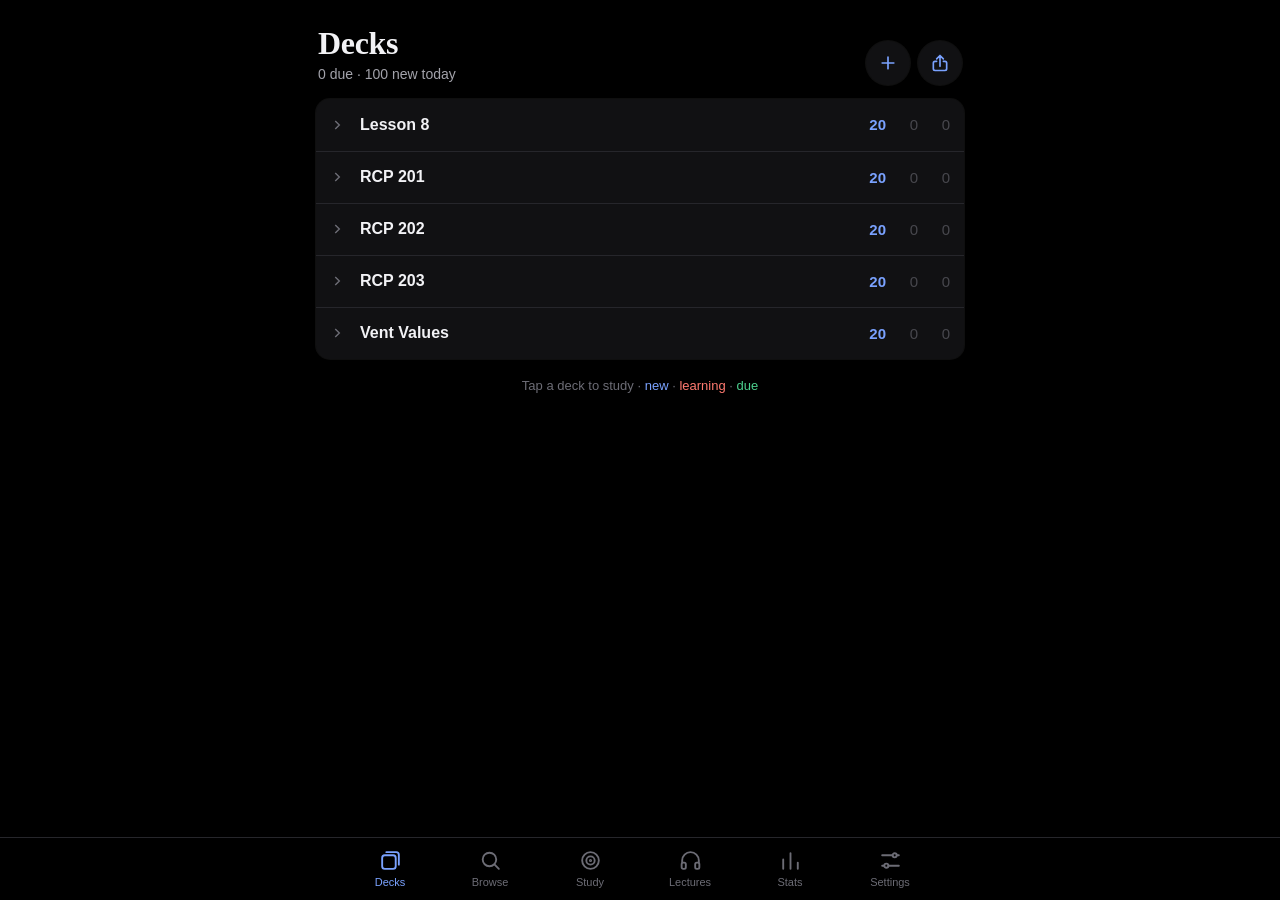
<file: index.html>
<!doctype html>
<html lang="en">
<head>
  <meta charset="utf-8">
  <meta name="viewport" content="width=device-width, initial-scale=1, viewport-fit=cover">
  <title>Recall</title>
  <meta name="description" content="Spaced-repetition flashcards, Anki-style, offline on your phone.">
  <meta name="theme-color" content="#000000">
  <meta name="apple-mobile-web-app-capable" content="yes">
  <meta name="mobile-web-app-capable" content="yes">
  <meta name="apple-mobile-web-app-status-bar-style" content="black-translucent">
  <meta name="apple-mobile-web-app-title" content="Recall">
  <link rel="manifest" href="manifest.webmanifest">
  <link rel="icon" href="icons/icon.svg" type="image/svg+xml">
  <link rel="apple-touch-icon" href="icons/icon-180.png">
  <link rel="stylesheet" href="styles.css">
</head>
<body>
  <div id="app">
    <main id="view" aria-live="polite"></main>
    <nav id="tabs" aria-label="Sections">
      <button data-tab="decks" aria-label="Decks">
        <svg viewBox="0 0 24 24" aria-hidden="true"><rect x="4" y="7" width="13" height="13" rx="2.5"/><path d="M8 4h9.5A2.5 2.5 0 0 1 20 6.5V16"/></svg>
        <span>Decks</span>
      </button>
      <button data-tab="browse" aria-label="Browse">
        <svg viewBox="0 0 24 24" aria-hidden="true"><circle cx="11" cy="11" r="6.5"/><path d="m16 16 4 4"/></svg>
        <span>Browse</span>
      </button>
      <button data-tab="drill" aria-label="Study">
        <svg viewBox="0 0 24 24" aria-hidden="true"><circle cx="12" cy="12" r="8"/><circle cx="12" cy="12" r="4"/><circle cx="12" cy="12" r=".6"/></svg>
        <span>Study</span>
      </button>
      <button data-tab="audio" aria-label="Lectures">
        <svg viewBox="0 0 24 24" aria-hidden="true"><path d="M4 14v-2a8 8 0 0 1 16 0v2"/><rect x="3.5" y="14" width="4" height="6" rx="1.5"/><rect x="16.5" y="14" width="4" height="6" rx="1.5"/></svg>
        <span>Lectures</span>
      </button>
      <button data-tab="stats" aria-label="Stats">
        <svg viewBox="0 0 24 24" aria-hidden="true"><path d="M5 20V11M12 20V5M19 20v-6"/></svg>
        <span>Stats</span>
      </button>
      <button data-tab="settings" aria-label="Settings">
        <svg viewBox="0 0 24 24" aria-hidden="true"><path d="M4 7h10M18 7h2M4 17h2M10 17h10"/><circle cx="16" cy="7" r="2"/><circle cx="8" cy="17" r="2"/></svg>
        <span>Settings</span>
      </button>
    </nav>
  </div>
  <div id="sheet-root"></div>
  <div id="toast" role="status"></div>

  <script src="sched.js"></script>
  <script src="col.js"></script>
  <script src="store.js"></script>
  <script src="importer.js"></script>
  <script src="audiolib.js"></script>
  <script src="videolib.js"></script>
  <script src="app.js"></script>
</body>
</html>
</file>
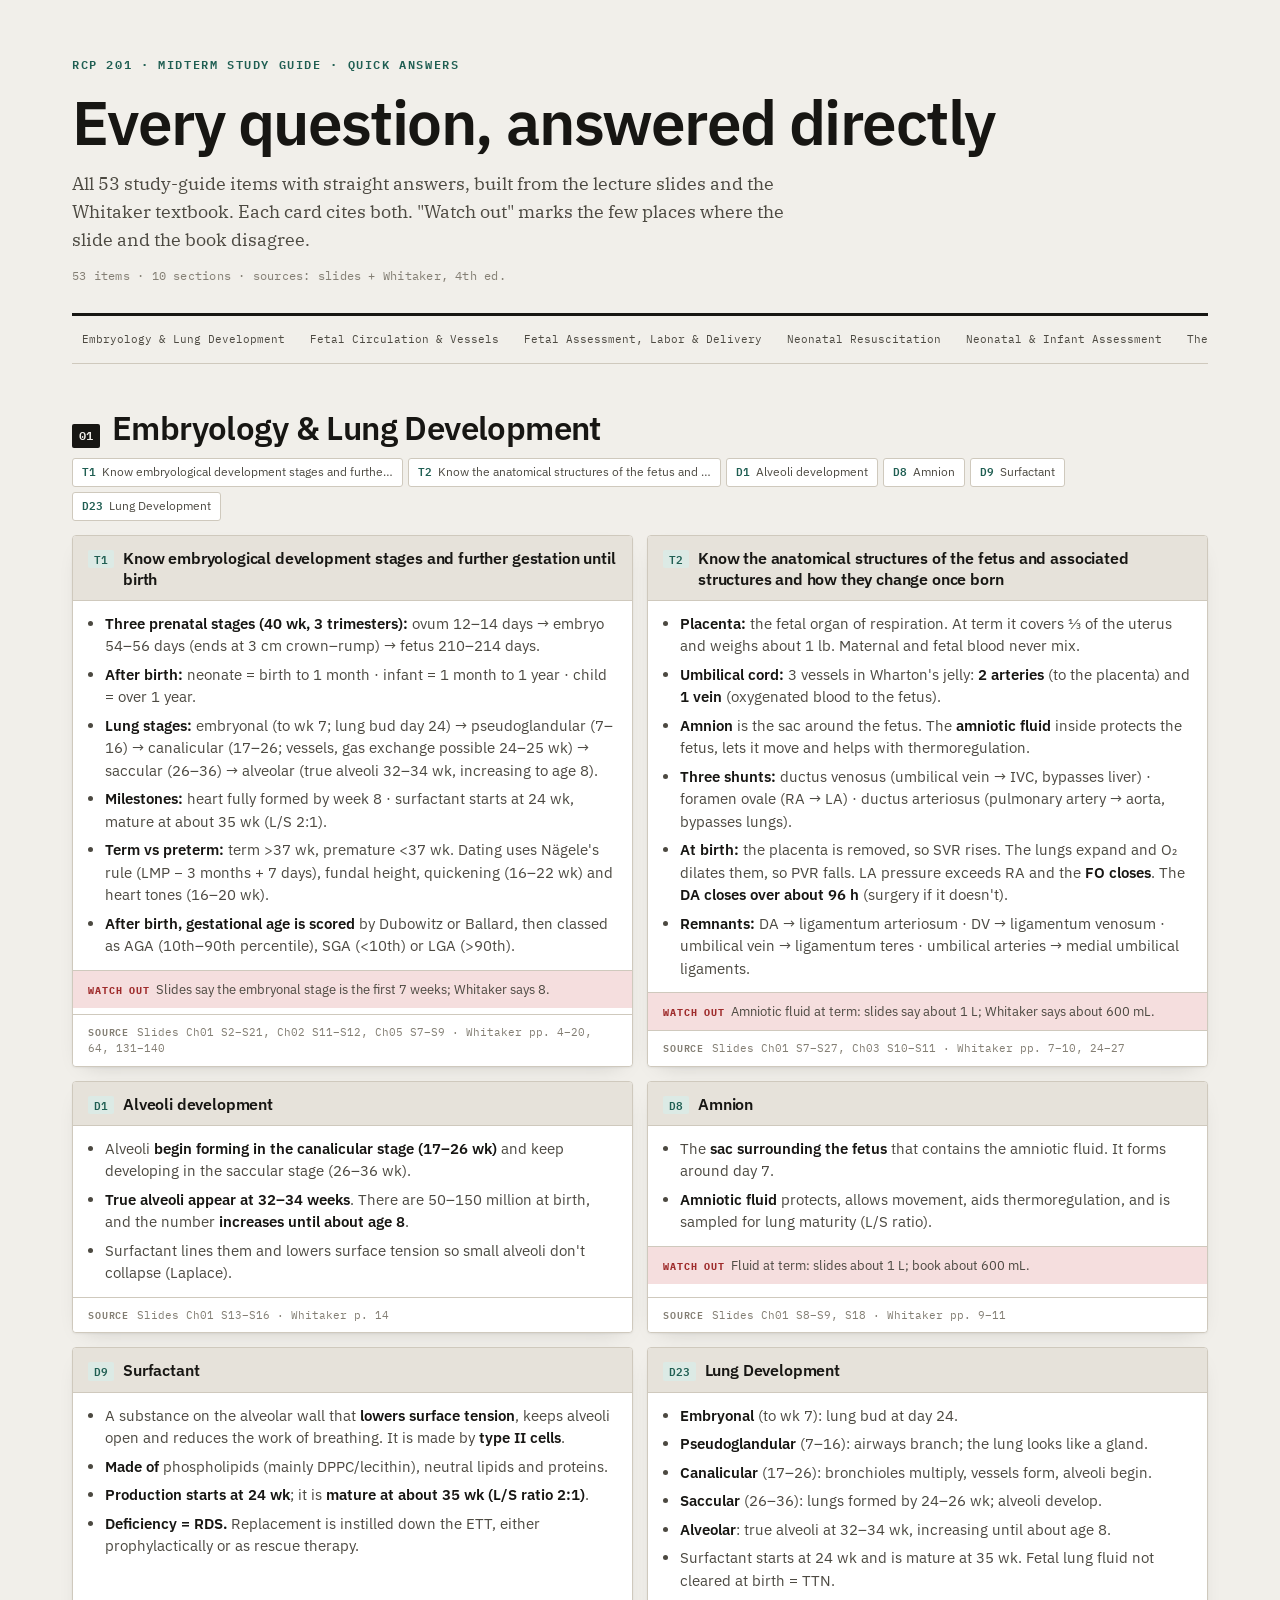
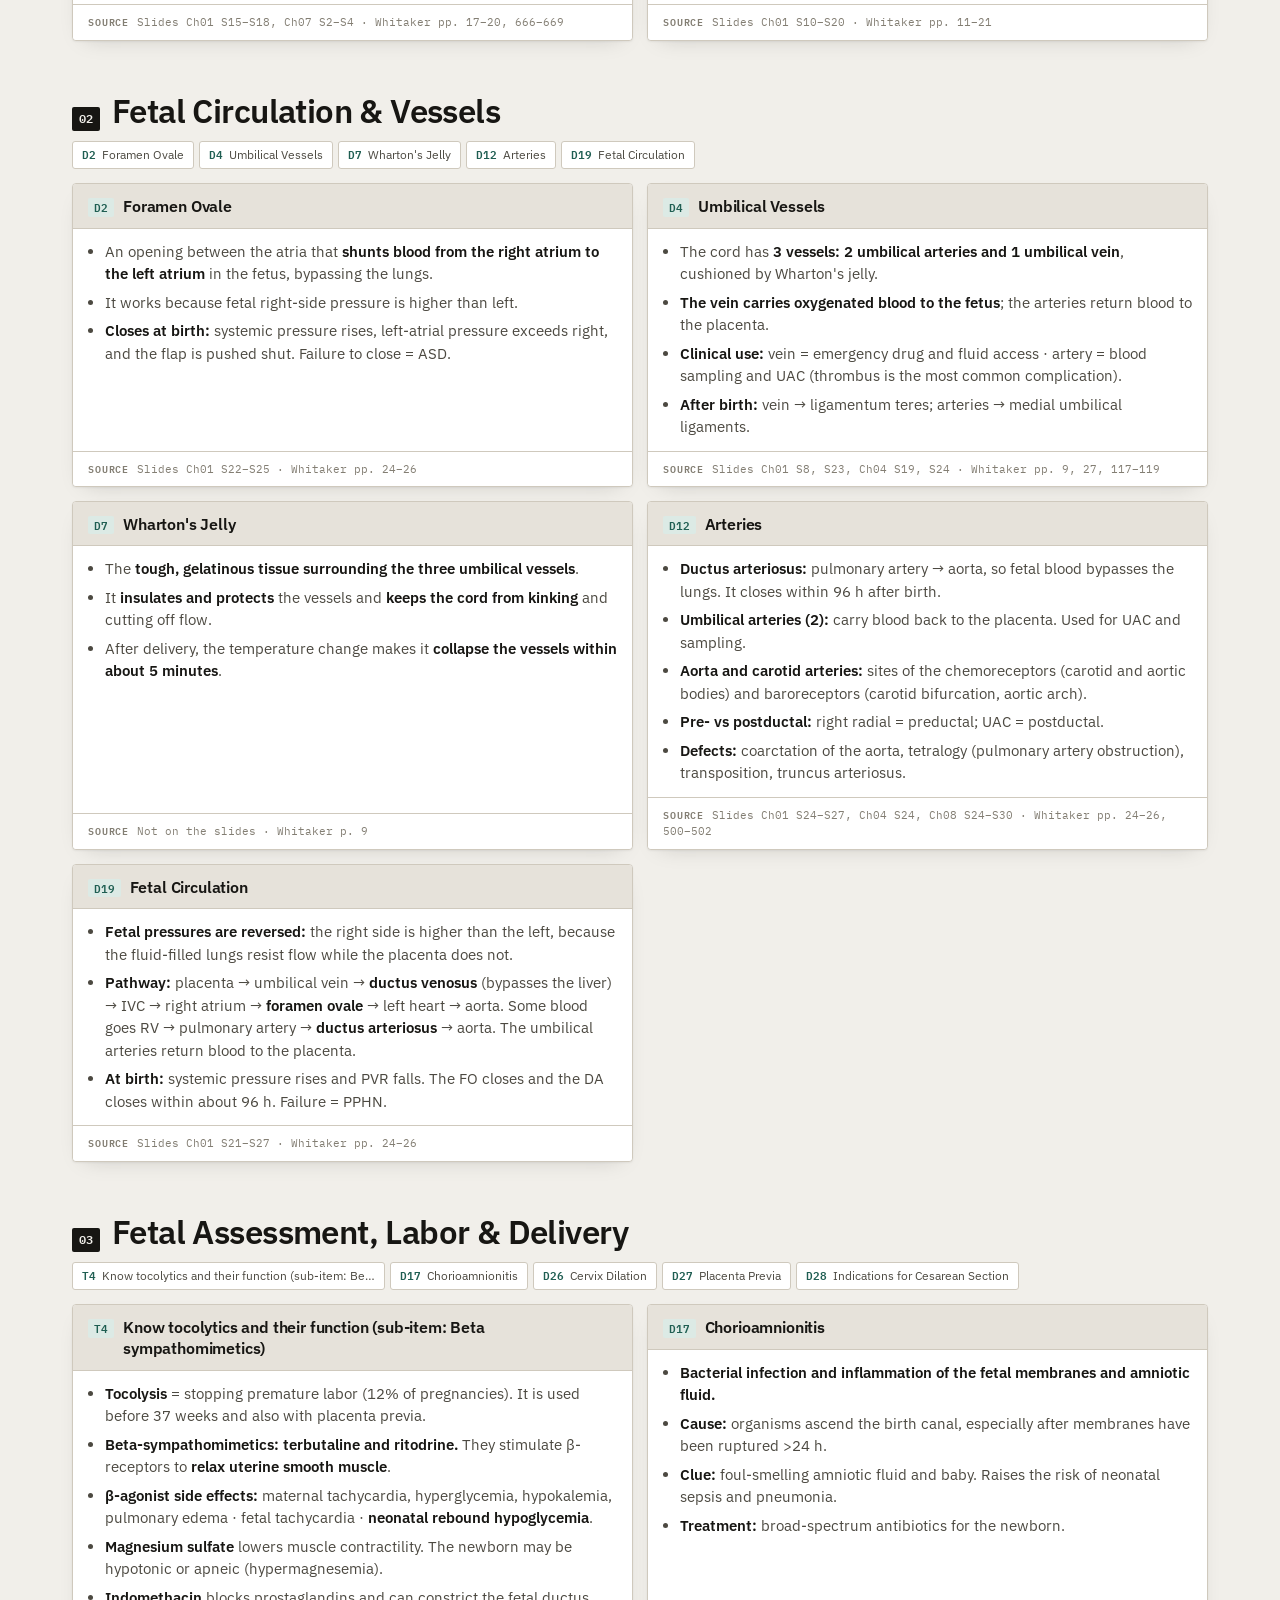
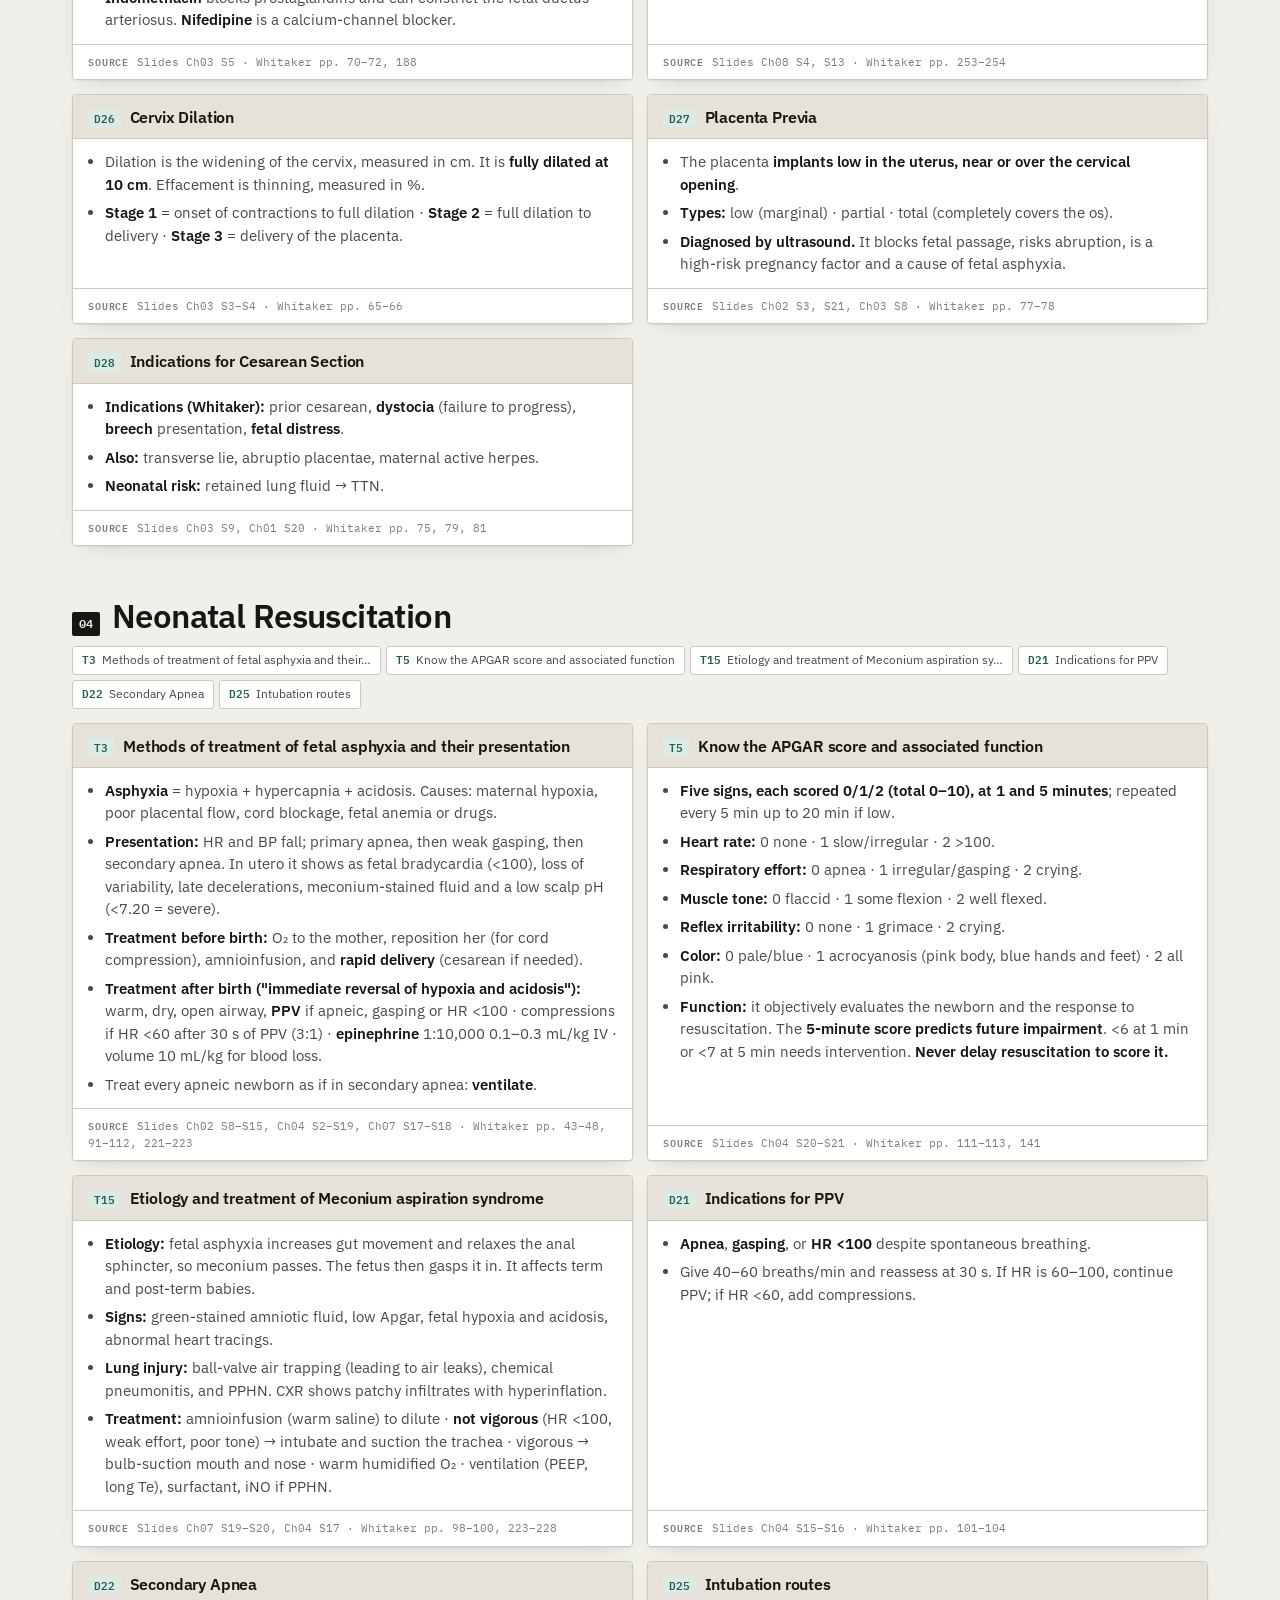
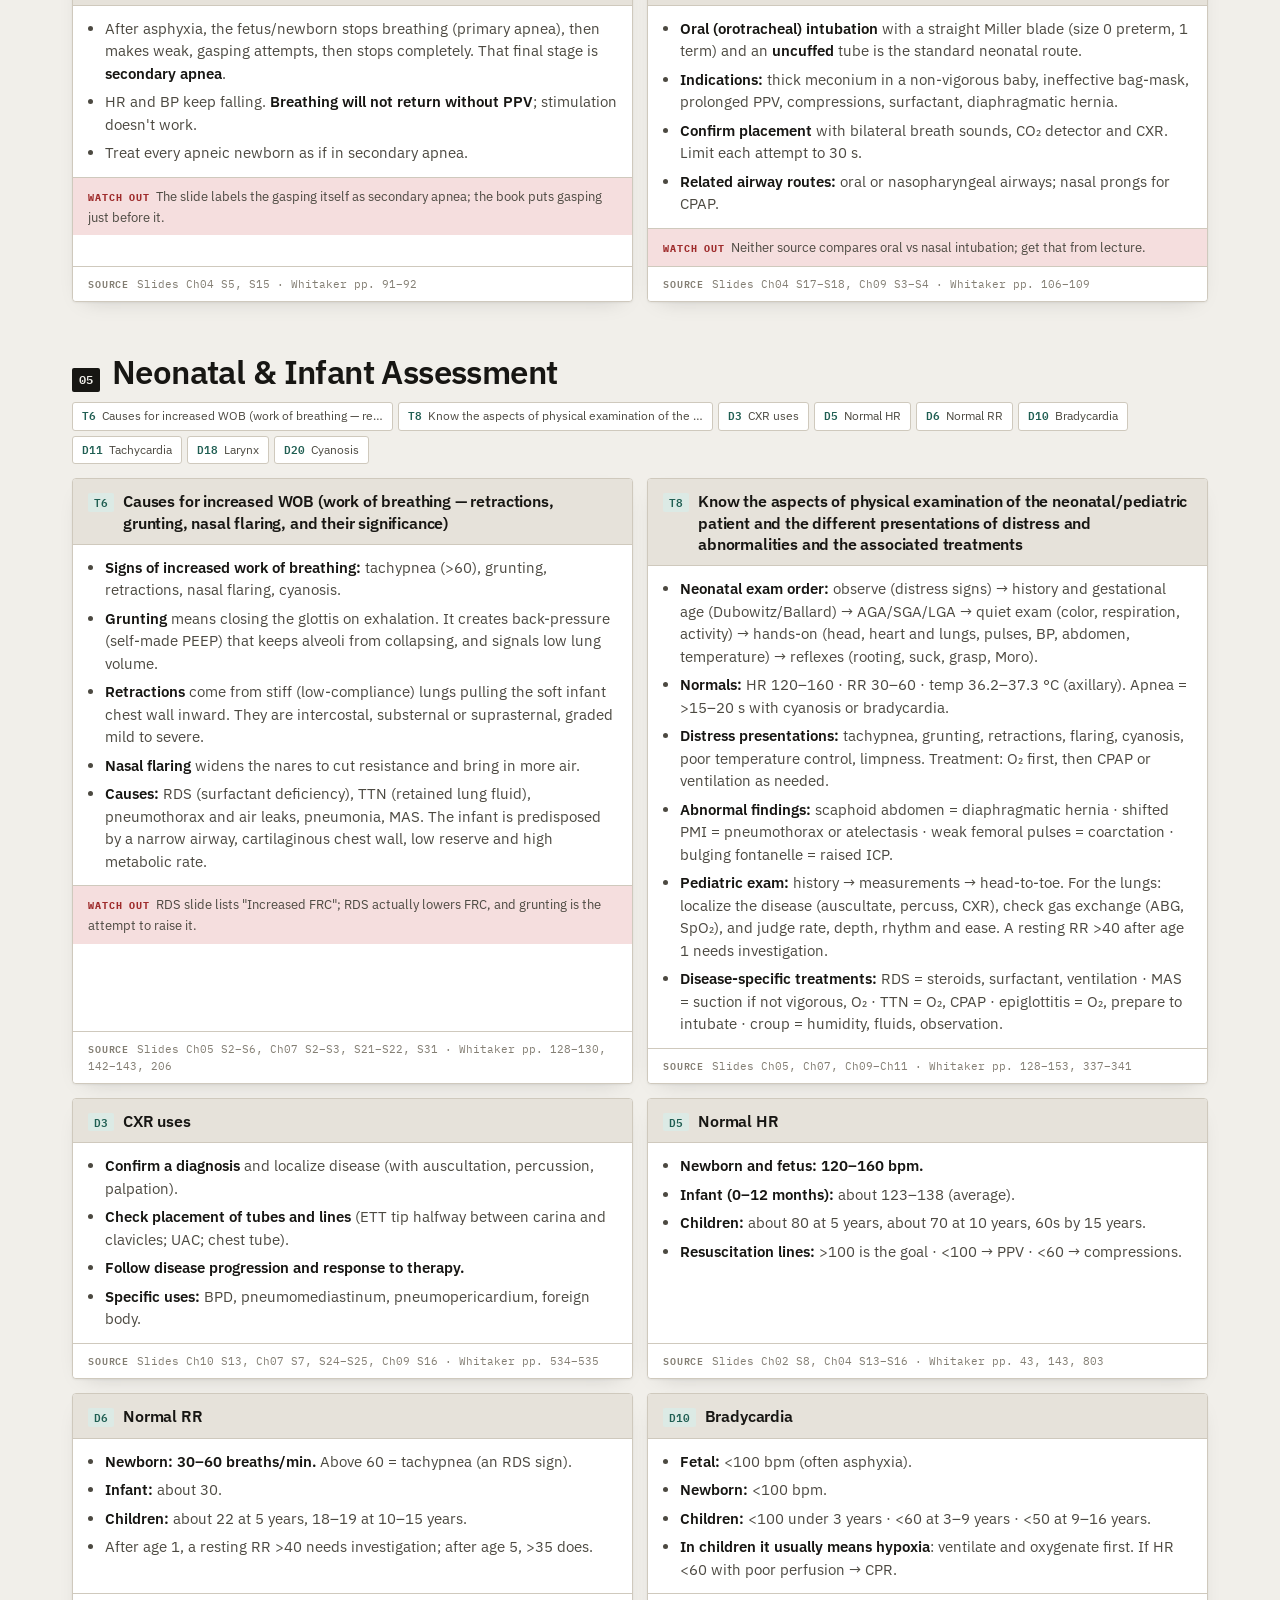
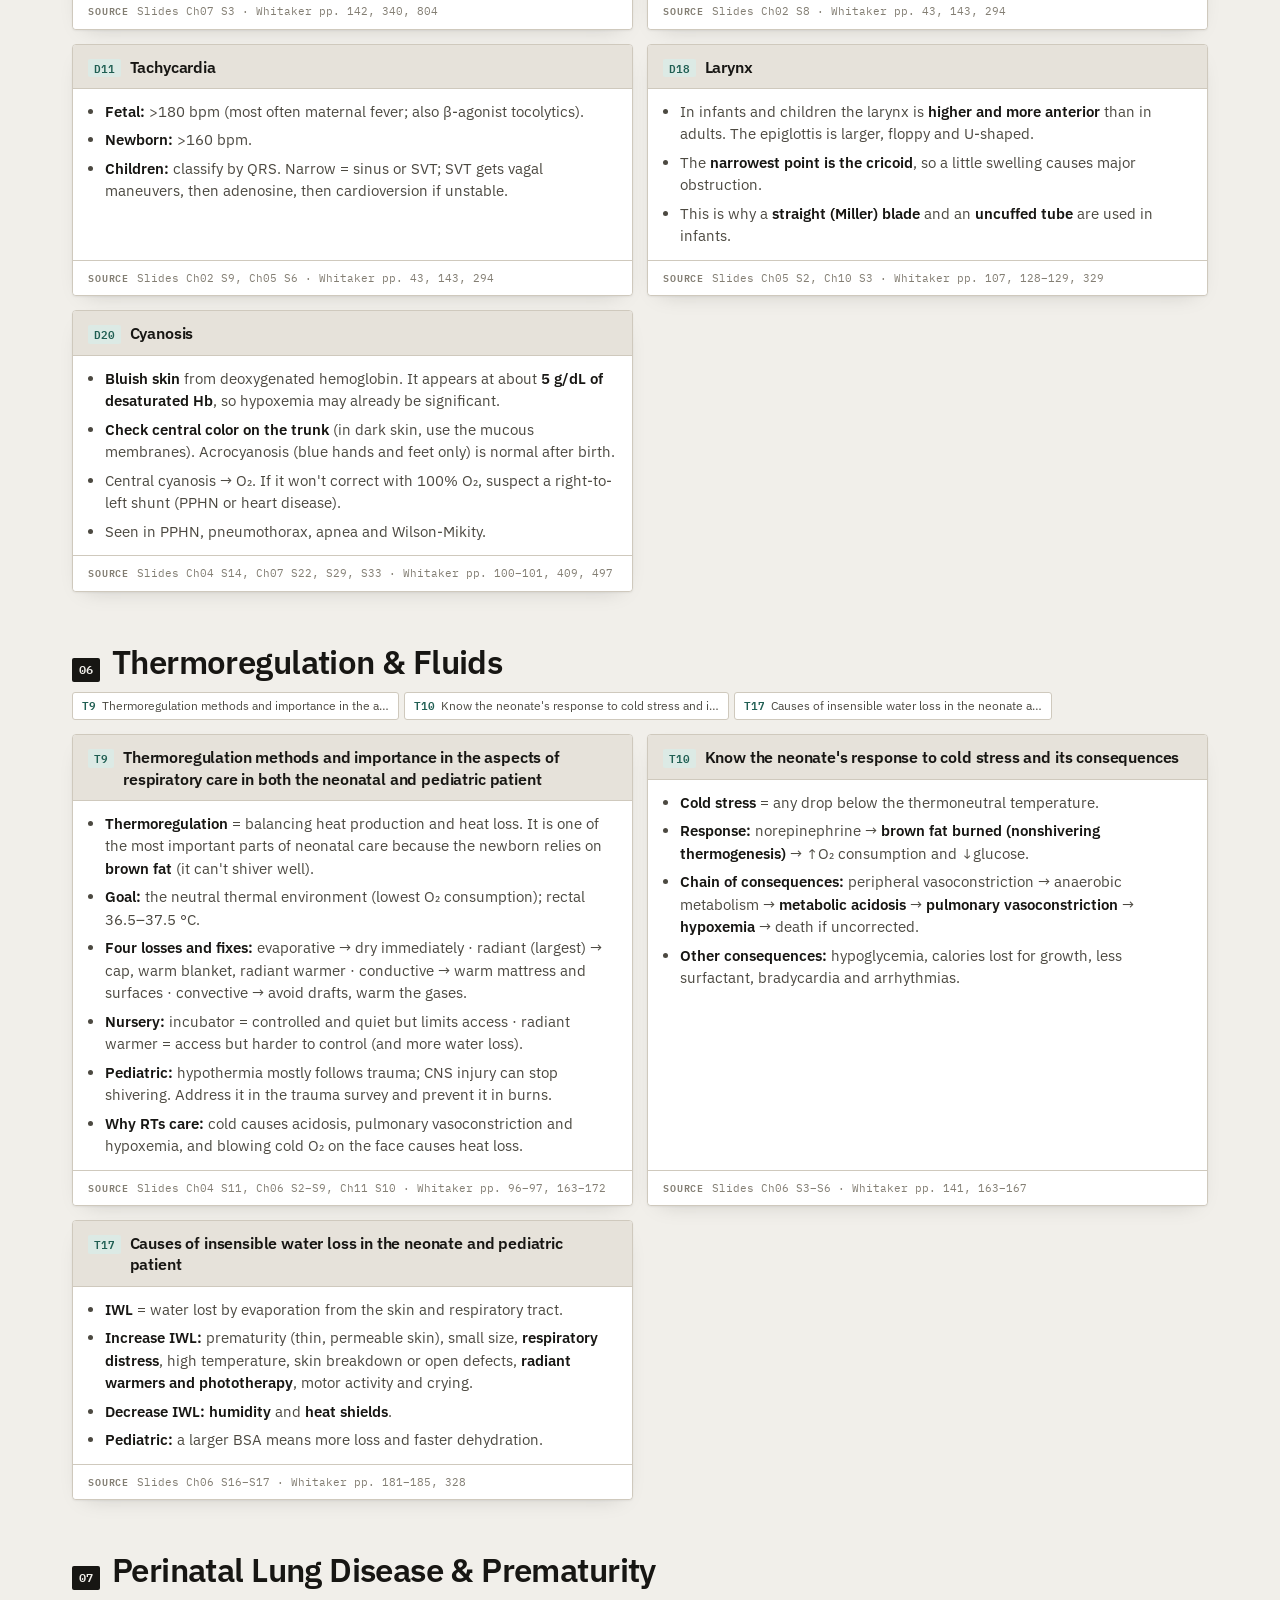
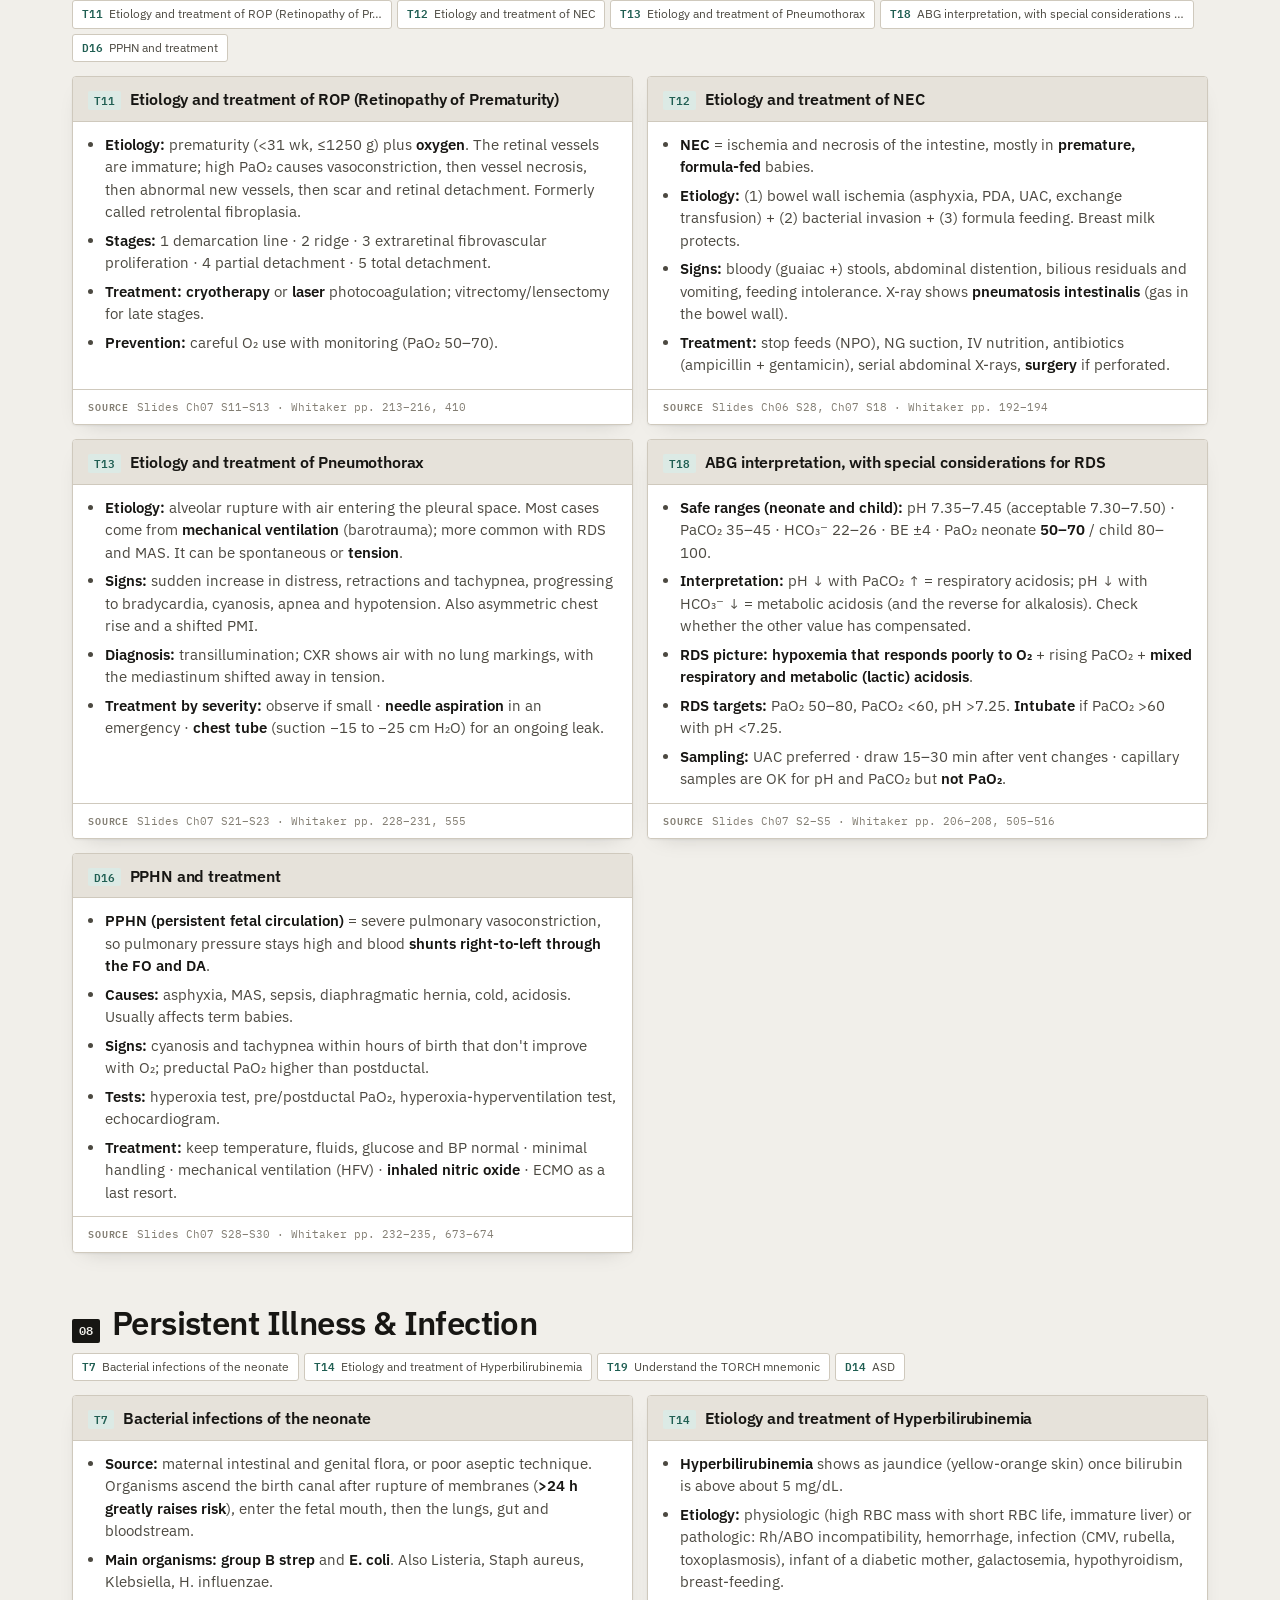
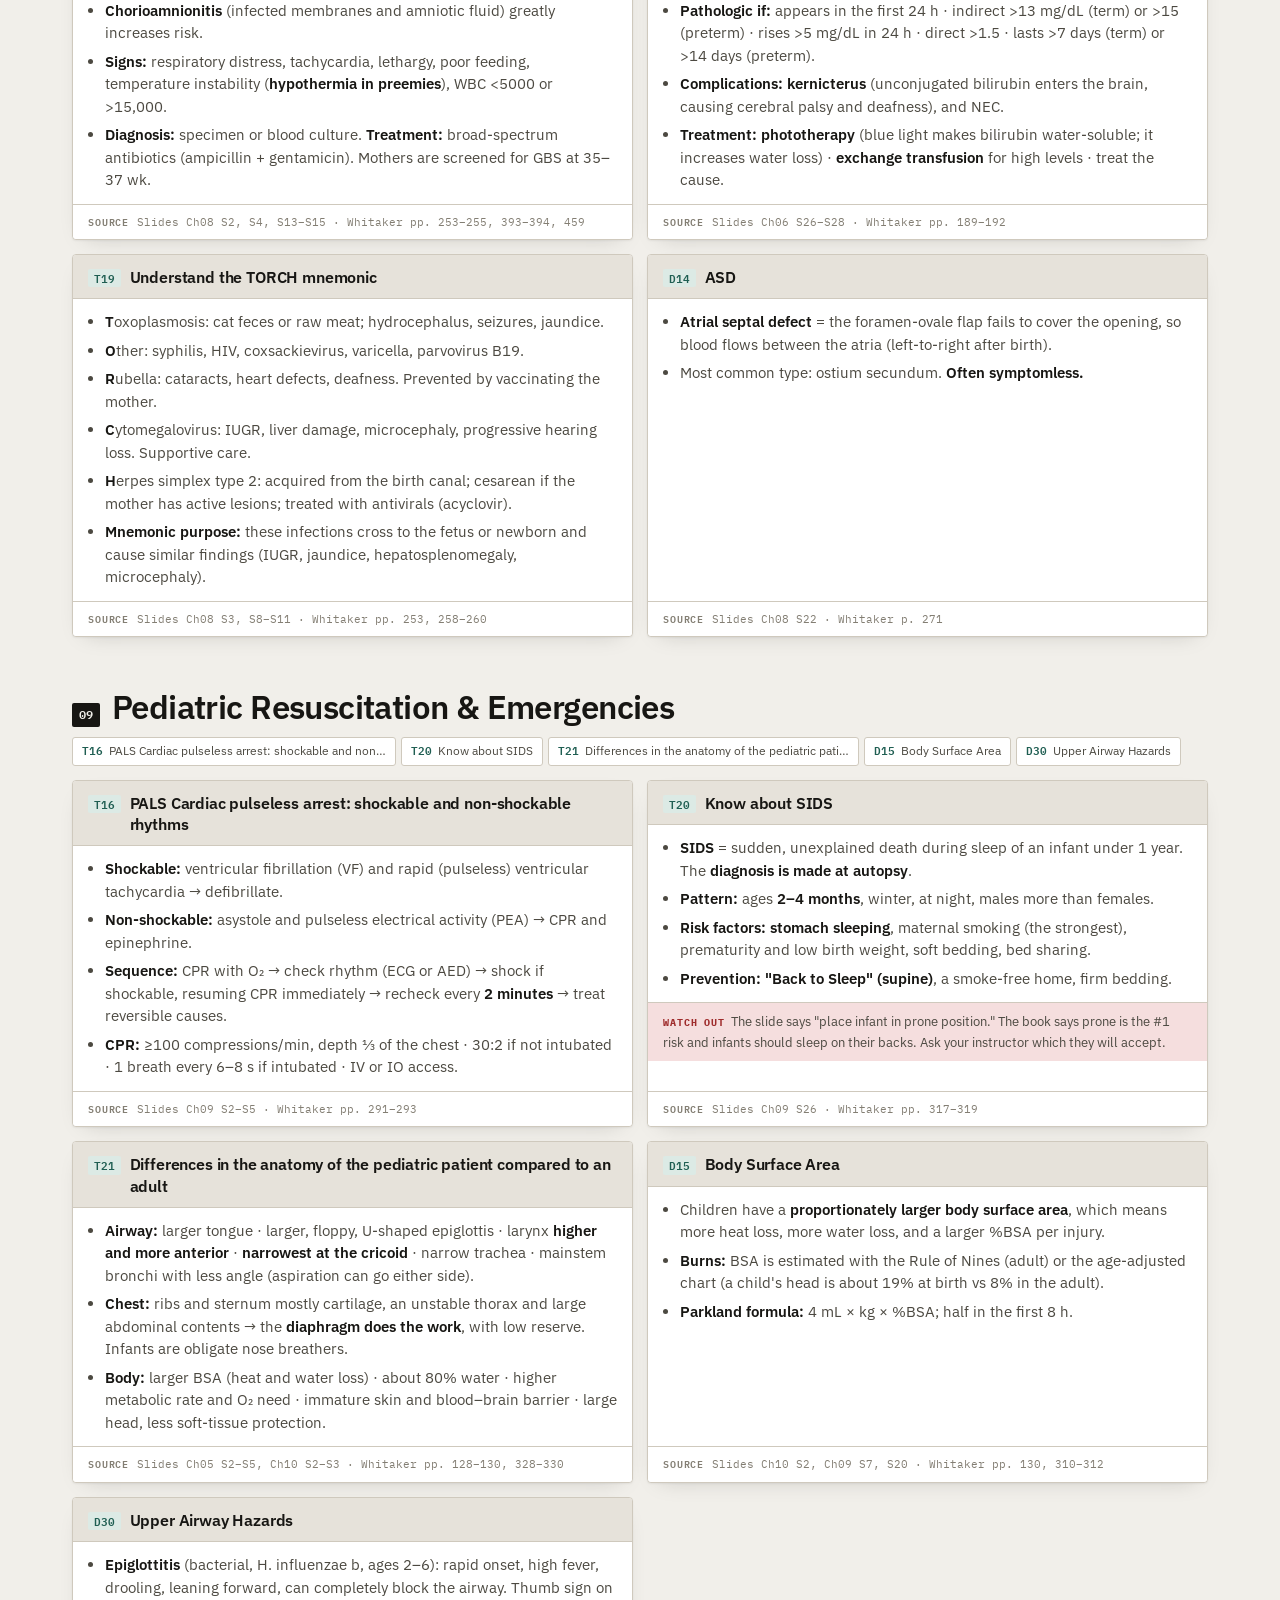
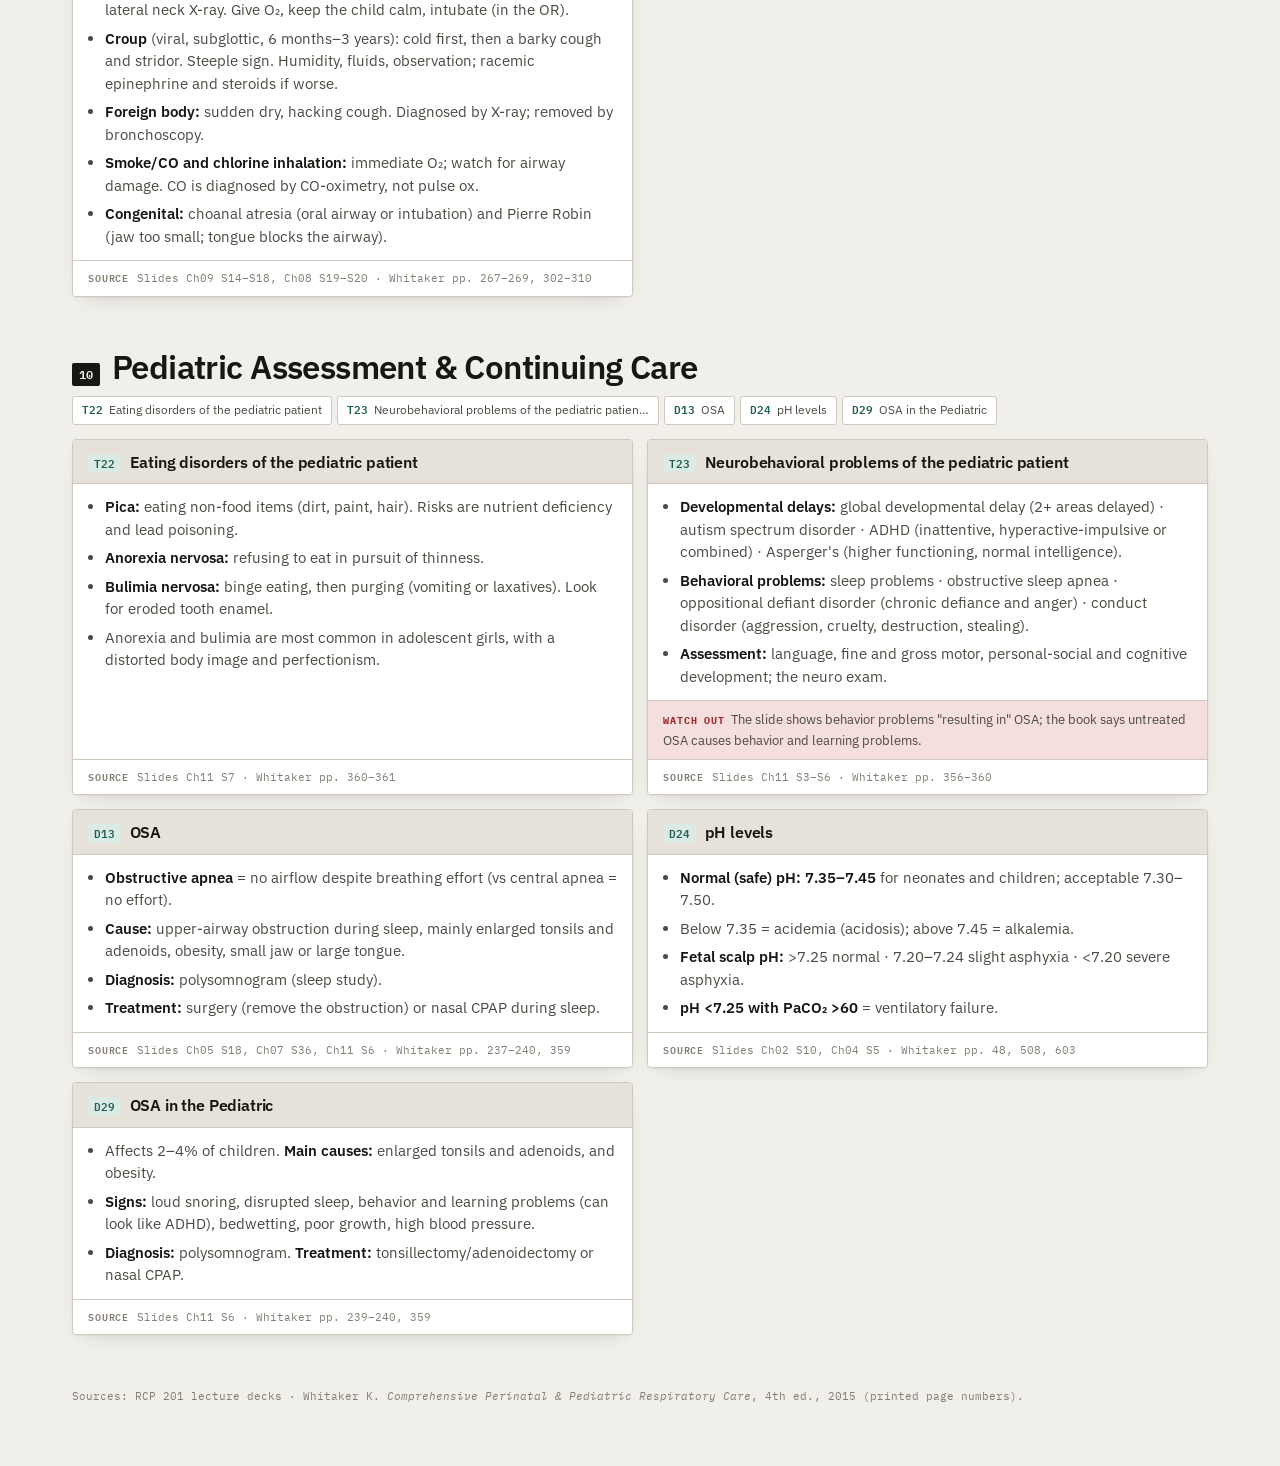
<file: guides/rcp201-quick.html>
<!doctype html><html><head><meta charset=utf8><meta name=viewport content="width=device-width,initial-scale=1,viewport-fit=cover"><style>:root{color-scheme:light;box-sizing:border-box;padding-top:env(safe-area-inset-top,0px);padding-bottom:env(safe-area-inset-bottom,0px)}html{scroll-padding-top:env(safe-area-inset-top,0px)}body{margin:0;padding:0;font:14px -apple-system,BlinkMacSystemFont,sans-serif;background:#faf9f5;color:#141413}img{max-width:100%}[hidden]:not([hidden=until-found i]){display:none!important}</style></head><body>
<title>RCP 201 Quick Answers</title>
<link rel="preconnect" href="https://fonts.googleapis.com"><link rel="preconnect" href="https://fonts.gstatic.com" crossorigin>
<link rel="stylesheet" href="https://fonts.googleapis.com/css2?family=IBM+Plex+Mono:wght@400;500;600&family=IBM+Plex+Sans:wght@400;500;600;700&family=IBM+Plex+Serif:ital,wght@0,400;0,600;1,400&display=swap">
<style>
:root{
  --paper:#F1EFEA;--surface:#FFFFFF;--surface-2:#E6E2DA;
  --ink:#171613;--ink-2:#4C4941;--ink-3:#837E73;--line:#CFC9BD;
  --calc:#1F5E52;--calc-soft:#DCEAE5;
  --rule:#8A5A00;--rule-soft:#F6E8CE;
  --trap:#9E2B2B;--trap-soft:#F5DEDE;
  --ok:#2C6438;--ok-soft:#DDEBDE;
  --def:#40386E;--def-soft:#E3E0F0;
  --shadow:0 1px 2px rgba(23,22,19,.05),0 8px 22px -14px rgba(23,22,19,.25);
}
@media (prefers-color-scheme: dark){:root:not([data-theme="light"]){
  --paper:#100F0D;--surface:#191815;--surface-2:#24221E;
  --ink:#EBE8E1;--ink-2:#AFAA9F;--ink-3:#827D72;--line:#332F29;
  --calc:#5FC0AC;--calc-soft:#102A26;--rule:#DFA84F;--rule-soft:#2D2210;
  --trap:#EC8686;--trap-soft:#301818;--ok:#63BC72;--ok-soft:#152B19;
  --def:#A9A2E0;--def-soft:#1C1930;
  --shadow:0 1px 2px rgba(0,0,0,.5),0 8px 22px -14px rgba(0,0,0,.9);}}
:root[data-theme="dark"]{
  --paper:#100F0D;--surface:#191815;--surface-2:#24221E;
  --ink:#EBE8E1;--ink-2:#AFAA9F;--ink-3:#827D72;--line:#332F29;
  --calc:#5FC0AC;--calc-soft:#102A26;--rule:#DFA84F;--rule-soft:#2D2210;
  --trap:#EC8686;--trap-soft:#301818;--ok:#63BC72;--ok-soft:#152B19;
  --def:#A9A2E0;--def-soft:#1C1930;
  --shadow:0 1px 2px rgba(0,0,0,.5),0 8px 22px -14px rgba(0,0,0,.9);}

*{box-sizing:border-box}
body{margin:0;background:var(--paper);color:var(--ink);
  font-family:"IBM Plex Sans",system-ui,sans-serif;font-size:16px;line-height:1.55;-webkit-font-smoothing:antialiased}
.wrap{max-width:1180px;margin:0 auto;padding:0 22px}
.mast{padding:56px 0 28px;border-bottom:3px solid var(--ink)}
.kicker{font-family:"IBM Plex Mono",monospace;font-size:11.5px;letter-spacing:.14em;
  text-transform:uppercase;color:var(--calc);margin:0 0 16px;font-weight:600}
h1{font-weight:600;font-size:clamp(2.3rem,5.6vw,3.9rem);line-height:1.03;letter-spacing:-.025em;margin:0 0 16px;text-wrap:balance}
.dek{font-family:"IBM Plex Serif",Georgia,serif;font-size:1.12rem;color:var(--ink-2);max-width:66ch;margin:0}

nav{position:sticky;top:0;z-index:20;background:var(--paper);border-bottom:1px solid var(--line);padding:9px 0}
.navrow{display:flex;gap:5px;overflow-x:auto;scrollbar-width:thin}
nav a{flex:0 0 auto;font-family:"IBM Plex Mono",monospace;font-size:11px;text-decoration:none;
  color:var(--ink-2);border:1px solid transparent;padding:5px 9px;border-radius:2px;white-space:nowrap}
nav a:hover{color:var(--calc);border-color:var(--line);background:var(--surface)}
nav a:focus-visible{outline:2px solid var(--calc);outline-offset:2px}

section{padding:46px 0 6px;scroll-margin-top:58px}
.shead{display:flex;align-items:baseline;gap:12px;margin-bottom:4px;flex-wrap:wrap}
.snum{font-family:"IBM Plex Mono",monospace;font-size:11.5px;font-weight:600;color:var(--paper);
  background:var(--ink);border-radius:2px;padding:3px 7px}
h2{font-weight:600;font-size:clamp(1.5rem,3.1vw,2.05rem);letter-spacing:-.018em;margin:0;line-height:1.1}
.sdek{font-family:"IBM Plex Serif",Georgia,serif;color:var(--ink-2);margin:0 0 20px;font-size:1.01rem;max-width:70ch}

.grid{display:grid;grid-template-columns:repeat(auto-fill,minmax(340px,1fr));gap:14px}
.card{background:var(--surface);border:1px solid var(--line);border-radius:4px;overflow:hidden;
  box-shadow:var(--shadow);display:flex;flex-direction:column}
.card.wide{grid-column:span 2}
@media(max-width:760px){.card.wide{grid-column:span 1}}
.card h3{margin:0;padding:11px 15px;font-size:1.1rem;font-weight:600;border-bottom:1px solid var(--line);
  background:var(--surface-2);letter-spacing:-.01em}
.body{padding:13px 15px;font-size:15.4px;color:var(--ink-2);line-height:1.55}
.body p{margin:0 0 9px}.body p:last-child{margin-bottom:0}
.body b{color:var(--ink);font-weight:600}
.formula{padding:14px 15px;background:var(--calc-soft);border-bottom:1px solid var(--line)}
.formula code{font-family:"IBM Plex Mono",monospace;font-size:14.6px;font-weight:600;color:var(--calc);
  display:block;line-height:1.6;word-break:break-word;white-space:pre-wrap}
.formula .note{font-family:"IBM Plex Mono",monospace;font-size:12.2px;color:var(--ink-2);margin-top:7px;display:block;line-height:1.5}
.ball{padding:11px 15px;background:var(--rule-soft);font-size:13.8px;color:var(--ink-2);line-height:1.5}
.ball strong{font-family:"IBM Plex Mono",monospace;font-size:11px;letter-spacing:.09em;text-transform:uppercase;
  color:var(--rule);display:block;margin-bottom:5px;font-weight:600}
.ball b{color:var(--ink);font-weight:600}
.mech{padding:11px 15px;background:var(--def-soft);font-size:14px;color:var(--ink-2);line-height:1.52}
.mech strong{font-family:"IBM Plex Mono",monospace;font-size:11px;letter-spacing:.09em;text-transform:uppercase;
  color:var(--def);display:block;margin-bottom:5px;font-weight:600}
.mech b{color:var(--ink);font-weight:600}

ul.pts{list-style:none;margin:0;padding:13px 15px;display:flex;flex-direction:column;gap:7px;font-size:15.3px;color:var(--ink-2)}
ul.pts li{position:relative;padding-left:15px}
ul.pts li::before{content:"";position:absolute;left:0;top:.6em;width:5px;height:5px;border-radius:50%;background:var(--calc)}
ul.pts b{color:var(--ink);font-weight:600}
ul.pts li.gap{color:var(--trap)}
ul.pts li.gap::before{background:var(--trap)}
ul.pts li.gap b{color:var(--trap)}

.callout{border-radius:4px;padding:18px 20px;margin:22px 0 6px;border:1px solid var(--line);background:var(--surface)}
.callout.trap{background:var(--trap-soft);border-color:var(--trap)}
.callout.ok{background:var(--ok-soft);border-color:var(--ok)}
.callout.def{background:var(--def-soft);border-color:var(--def)}
.callout h3{margin:0 0 7px;font-size:1.22rem;font-weight:600}
.callout.trap h3{color:var(--trap)}.callout.ok h3{color:var(--ok)}.callout.def h3{color:var(--def)}
.callout p{margin:0 0 8px;font-family:"IBM Plex Serif",Georgia,serif;color:var(--ink-2);font-size:1.07rem}
.callout p:last-child{margin-bottom:0}
.callout b{color:var(--ink);font-weight:600}
.callout code{font-family:"IBM Plex Mono",monospace;font-size:12.6px;background:var(--surface);padding:1px 5px;border-radius:2px;color:var(--ink)}

.tblwrap{overflow-x:auto;border:1px solid var(--line);border-radius:4px;background:var(--surface);margin-top:12px}
table{border-collapse:collapse;width:100%;font-size:14.2px;min-width:540px}
th,td{text-align:left;padding:8px 12px;border-bottom:1px solid var(--line);vertical-align:top}
thead th{font-family:"IBM Plex Mono",monospace;font-size:11px;letter-spacing:.08em;text-transform:uppercase;
  color:var(--ink-3);font-weight:600;background:var(--surface-2)}
tbody tr:last-child td{border-bottom:none}
td.m{font-family:"IBM Plex Mono",monospace;font-size:13.1px;color:var(--ink);font-weight:500;font-variant-numeric:tabular-nums}
td.k{font-weight:600;color:var(--ink);white-space:nowrap}
.yes{color:var(--ok);font-weight:600}.no{color:var(--trap);font-weight:600}

figure.fig{margin:0;padding:14px 15px 12px;background:var(--surface);border-bottom:1px solid var(--line)}
.svgnote{margin:2px 0 0;text-align:center;font-size:.82rem;line-height:1.5;color:var(--ink-2);opacity:.85}
figure.fig svg{width:100%;height:auto;display:block;color:var(--ink-2)}
figure.fig figcaption{margin-top:9px;font-size:13px;color:var(--ink-3);line-height:1.45;
  font-family:"IBM Plex Serif",Georgia,serif;font-style:italic}
.fig .hi{color:var(--trap)}.fig .go{color:var(--ok)}.fig .ac{color:var(--calc)}.fig .wa{color:var(--rule)}
.fig text{font-family:"IBM Plex Mono",monospace}

footer{margin-top:58px;border-top:3px solid var(--ink);padding:22px 0 56px;color:var(--ink-3);
  font-family:"IBM Plex Mono",monospace;font-size:11.4px;line-height:1.75}
footer b{color:var(--ink-2)}
@media(prefers-reduced-motion:reduce){*{animation:none!important;transition:none!important}}
@media print{
  /* The global `overflow-wrap:anywhere` below is right for prose cells but
     shatters short words in narrow columns ("Press|ure", "Patie|nt").
     Turn it off for the modes table and let the colgroup set the widths. */
  table.modes td,table.modes th{overflow-wrap:normal;word-wrap:normal;word-break:keep-all;hyphens:none}
  table.modes{min-width:0}

  :root{--paper:#fff;--surface:#fff;--surface-2:#F0EDE7}
  body{background:#fff;font-size:10.2pt;line-height:1.45}
  nav{display:none}.wrap{max-width:none;padding:0}
  section{padding:15px 0 4px}
  /* Print layout is BLOCK FLOW, not grid.
     Two separate bugs made grid unusable on paper:
     (1) .card had overflow:hidden, which CLIPS any content that does not fit
         the fragment — silently dropping whole card bodies;
     (2) print renderers fragment grid items poorly, so a card taller than the
         remaining space is dropped or emitted with an empty body.
     Block flow lets every card break naturally across pages. */
  .grid{display:block}
  .card,.card.wide{
    display:block;
    grid-column:auto;
    overflow:visible;
    break-inside:auto;page-break-inside:auto;
    box-shadow:none;
    margin:0 0 9px;
    width:auto;
  }
  /* Only short, self-contained blocks are kept whole. */
  .callout,tr,figure.fig{break-inside:avoid;page-break-inside:avoid;box-shadow:none}
  /* Never strand a heading at the foot of a page. */
  h2,h3,.shead{break-after:avoid;page-break-after:avoid}
  .card h3{break-after:avoid;page-break-after:avoid}
  /* Nothing may clip in print. */
  .card *,.tblwrap,.formula,.mech,.ball,.pts{overflow:visible}
  /* Orphans and widows read badly in a study guide. */
  p,li{orphans:2;widows:2}
  .mast{padding-top:0}a{color:inherit;text-decoration:none}
  /* tables must wrap in print — overflow-x cannot scroll on paper */
  .tblwrap{overflow:visible}
  table{min-width:0;width:100%;table-layout:auto;font-size:9.3pt}
  th,td{padding:5px 7px;word-wrap:break-word;overflow-wrap:anywhere}
  td.m,td.k{white-space:normal;font-size:9.1pt}
}
@page{size:Letter;margin:13mm 11mm}
/* ============================================================
   TIER 3 ADDITIONS — layered on top of the Tier 2 base stylesheet.
   Only adds the parts Tier 3 needs: item numbering, per-section
   index, source citations, gap flags, worked examples, sub-heads.
   Every colour comes from the Tier 2 token set, so the two tiers
   read as the same family.
   ============================================================ */

/* --- masthead extra line ---------------------------------- */
.statline{font-family:"IBM Plex Mono",monospace;font-size:11.5px;color:var(--ink-3);
  margin:14px 0 0;letter-spacing:.02em}

/* --- item number badge on every card ---------------------- */
.card h3{display:flex;align-items:baseline;gap:9px}
.inum{font-family:"IBM Plex Mono",monospace;font-size:11px;font-weight:600;
  color:var(--calc);background:var(--calc-soft);border-radius:2px;
  padding:2px 6px;flex:0 0 auto;min-width:26px;text-align:center}
.inum:empty{display:none}

/* --- per-section item index ------------------------------- */
nav.idx{position:static;display:flex;flex-wrap:wrap;gap:5px;padding:0;margin:0 0 14px;
  background:none;border:none}
nav.idx a{display:inline-flex;align-items:baseline;gap:6px;flex:0 1 auto;
  font-family:"IBM Plex Sans",system-ui,sans-serif;font-size:12.1px;
  background:var(--surface);border:1px solid var(--line);border-radius:3px;
  padding:4px 9px;color:var(--ink-2);text-decoration:none;max-width:100%}
nav.idx a:hover{border-color:var(--calc);color:var(--calc)}
nav.idx a .n{font-family:"IBM Plex Mono",monospace;font-size:10.5px;font-weight:600;
  color:var(--calc)}

/* --- sub-heading inside a card ---------------------------- */
h4.sub4{margin:2px 0 0;padding:9px 15px 7px;font-size:12.6px;font-weight:600;
  color:var(--ink);letter-spacing:-.005em;
  border-top:1px solid var(--line);background:var(--surface)}

/* --- source citation line --------------------------------- */
.src{padding:9px 15px;background:var(--surface);border-top:1px solid var(--line);
  font-family:"IBM Plex Mono",monospace;font-size:11px;line-height:1.5;color:var(--ink-3)}
.src strong{display:inline-block;font-size:9.6px;letter-spacing:.09em;text-transform:uppercase;
  color:var(--ink-3);margin-right:8px;font-weight:600}
.src b{color:var(--ink-2);font-weight:600}
.card > .src:last-child{border-radius:0 0 3px 3px}

/* --- gap / caution panel (trap tokens) -------------------- */
.gap{padding:11px 15px;background:var(--trap-soft);font-size:12.7px;
  color:var(--ink-2);line-height:1.5;border-left:3px solid var(--trap)}
.gap strong{font-family:"IBM Plex Mono",monospace;font-size:10.3px;letter-spacing:.09em;
  text-transform:uppercase;color:var(--trap);display:block;margin-bottom:5px;font-weight:600}
.gap b{color:var(--ink);font-weight:600}
.warn{color:var(--rule);font-weight:700}

/* --- pull-quote style note -------------------------------- */
.note{padding:11px 15px;background:var(--surface-2);font-size:12.9px;line-height:1.55;
  color:var(--ink-2);border-left:3px solid var(--line);
  font-family:"IBM Plex Serif",Georgia,serif}
.note b{color:var(--ink);font-weight:600}

/* --- worked example block --------------------------------- */
.work{padding:12px 15px;font-family:"IBM Plex Mono",monospace;font-size:12.2px;
  line-height:1.6;color:var(--ink-2);background:var(--calc-soft);
  border-bottom:1px solid var(--line);white-space:pre-wrap;
  font-variant-numeric:tabular-nums}
.work b{color:var(--ink);font-weight:600}

/* --- lists: unify the two base sheets --------------------- */
ul.pts,ol.pts{padding:13px 15px;margin:0}
ol.pts.num{list-style:decimal;padding-left:36px}
ol.pts.num li{padding-left:0}
ol.pts.num li::before{display:none}

/* --- formula blocks wrap rather than overflow ------------- */
.formula code{white-space:pre-wrap;word-break:break-word}

/* --- reading rhythm --------------------------------------- */
/* Long reference answers arrive as one enormous paragraph in the source; the
   builder breaks them at sentence boundaries, and these rules give the
   resulting paragraphs room to read as separate thoughts. */
.body{padding:14px 16px}
.body p{margin:0 0 11px;line-height:1.6}
.body p:last-child{margin-bottom:0}
.mech p,.ball p,.gap p,.note p{margin:0 0 9px}
.mech p:last-child,.ball p:last-child,.gap p:last-child,.note p:last-child{margin-bottom:0}
.mech,.ball,.gap{line-height:1.58}
ul.pts,ol.pts{gap:9px}
/* a panel following another panel needs a hairline, or they read as one block */
.mech + .mech,.ball + .ball,.mech + .ball,.ball + .mech,
.gap + .gap,.mech + .gap,.ball + .gap,.gap + .mech,.gap + .ball{border-top:1px solid var(--line)}

/* --- how-to band ------------------------------------------ */
.howto{margin:26px 0 6px}
.howto .grid{gap:12px}

/* ============================================================
   PRINT — the base sheet already switches .grid to block flow
   and clears overflow:hidden. These are the Tier 3 additions.
   ============================================================ */
@media print{
  /* The base sheet sets 1.45 for a document of short Tier 2 cards. Tier 3 is a
     long read, so the body text gets more leading and the paragraphs more air. */
  body{line-height:1.5}
  .body{padding:12px 14px 13px}
  .body p{margin:0 0 9.5px;line-height:1.55}
  .mech p,.ball p,.gap p,.note p{margin:0 0 7.5px}
  .mech,.ball,.gap,.note{line-height:1.5}
  ul.pts,ol.pts{gap:7.5px}
  .statline{margin-top:8px}
  nav.idx{display:flex;gap:3px;margin-bottom:9px}
  nav.idx a{font-size:8.2pt;padding:1.5px 5px;border-color:#d8d8d8;
    break-inside:avoid;page-break-inside:avoid}
  .card h3{display:block}
  .inum{display:inline-block;margin-right:6px;background:none;
    border:1px solid var(--line);padding:0 4px}
  .src{font-size:7.6pt;padding:6px 10px}
  .gap,.note,.work{break-inside:auto;page-break-inside:auto;overflow:visible}
  h4.sub4{break-after:avoid;page-break-after:avoid;font-size:9.6pt;padding:7px 10px 5px}
  .work{font-size:8.4pt}
  /* an item card may legitimately run several pages; never trap it */
  .card,.card.wide,.gap,.note{break-inside:auto;page-break-inside:auto}
  /* Tier 2 keeps callouts whole because they are short there. Tier 3 wraps
     whole section intros — including the Conflicting Numbers tables — in a
     callout, and a 600-word box that cannot break strands a near-empty page. */
  .callout{break-inside:auto;page-break-inside:auto}
  .callout.intro{break-inside:avoid;page-break-inside:avoid}
  /* In the Conflicting Numbers tables a single row is a paragraph in each of
     four columns — taller than half a page. Keeping such a row whole pushes it
     to the next page and leaves the current one half empty, so these rows break. */
  .callout table tr{break-inside:auto;page-break-inside:auto}
  .callout .tblwrap,.callout table,.callout tbody{break-inside:auto;page-break-inside:auto;overflow:visible}
  .callout table td{vertical-align:top}
  thead{display:table-header-group}
  /* The base sheet sets overflow-wrap:anywhere on every cell, which is right
     for prose columns but shatters short labels in a narrow key column
     ("Plateau pressur|e ceiling"). Key cells and headers never break mid-word. */
  td.k,th{overflow-wrap:normal;word-wrap:normal;word-break:keep-all;hyphens:none}
  /* Prose cells may wrap, but `anywhere` splits mid-word — the PDF text layer
     then reads "limit|ed", "decreas|ed". `break-word` only breaks a word that
     cannot fit its column on its own. */
  th,td{overflow-wrap:break-word;word-wrap:break-word;word-break:normal;hyphens:none}
}


.grid{grid-template-columns:repeat(auto-fill,minmax(min(100%,440px),1fr));grid-auto-flow:dense}
.card{min-width:0}
nav.idx a{white-space:normal;max-width:100%}
.card h3{font-size:1.02rem;line-height:1.3}
ul.ans{margin:0;padding:12px 15px 12px 32px;font-size:15px;color:var(--ink-2);line-height:1.5}
ul.ans li{margin:0 0 6px}ul.ans li:last-child{margin:0}
ul.ans b{color:var(--ink);font-weight:600}
.watch{padding:8px 15px;background:var(--trap-soft);font-size:13.4px;color:var(--ink-2);border-top:1px solid var(--line)}
.watch strong{font-family:"IBM Plex Mono",monospace;font-size:10px;letter-spacing:.09em;text-transform:uppercase;color:var(--trap);margin-right:6px}
.src{margin-top:auto}
@media print{ul.ans{font-size:9.5pt;padding:6px 10px 6px 24px}.watch{font-size:8.5pt}}
</style>
<div class="wrap">
<header class="mast"><p class="kicker">RCP 201 · Midterm Study Guide · Quick answers</p>
<h1>Every question, answered directly</h1>
<p class="dek">All 53 study-guide items with straight answers, built from the lecture slides and the Whitaker textbook. Each card cites both. "Watch out" marks the few places where the slide and the book disagree.</p>
<p class="statline">53 items · 10 sections · sources: slides + Whitaker, 4th ed.</p></header>
<nav><div class="navrow"><a href="#s01">Embryology &amp; Lung Development</a><a href="#s02">Fetal Circulation &amp; Vessels</a><a href="#s03">Fetal Assessment, Labor &amp; Delivery</a><a href="#s04">Neonatal Resuscitation</a><a href="#s05">Neonatal &amp; Infant Assessment</a><a href="#s06">Thermoregulation &amp; Fluids</a><a href="#s07">Perinatal Lung Disease &amp; Prematurity</a><a href="#s08">Persistent Illness &amp; Infection</a><a href="#s09">Pediatric Resuscitation &amp; Emergencies</a><a href="#s10">Pediatric Assessment &amp; Continuing Care</a></div></nav>
<section id="s01"><div class="shead"><span class="snum">01</span><h2>Embryology &amp; Lung Development</h2></div><nav class="idx" style="margin-top:10px"><a href="#T1"><span class="n">T1</span>Know embryological development stages and furthe…</a><a href="#T2"><span class="n">T2</span>Know the anatomical structures of the fetus and …</a><a href="#D1"><span class="n">D1</span>Alveoli development</a><a href="#D8"><span class="n">D8</span>Amnion</a><a href="#D9"><span class="n">D9</span>Surfactant</a><a href="#D23"><span class="n">D23</span>Lung Development</a></nav><div class="grid"><article class="card" id="T1"><h3><span class="inum">T1</span>Know embryological development stages and further gestation until birth</h3><ul class="ans"><li><b>Three prenatal stages (40 wk, 3 trimesters):</b> ovum 12–14 days → embryo 54–56 days (ends at 3 cm crown–rump) → fetus 210–214 days.</li><li><b>After birth:</b> neonate = birth to 1 month · infant = 1 month to 1 year · child = over 1 year.</li><li><b>Lung stages:</b> embryonal (to wk 7; lung bud day 24) → pseudoglandular (7–16) → canalicular (17–26; vessels, gas exchange possible 24–25 wk) → saccular (26–36) → alveolar (true alveoli 32–34 wk, increasing to age 8).</li><li><b>Milestones:</b> heart fully formed by week 8 · surfactant starts at 24 wk, mature at about 35 wk (L/S 2:1).</li><li><b>Term vs preterm:</b> term &gt;37 wk, premature &lt;37 wk. Dating uses Nägele's rule (LMP − 3 months + 7 days), fundal height, quickening (16–22 wk) and heart tones (16–20 wk).</li><li><b>After birth, gestational age is scored</b> by Dubowitz or Ballard, then classed as AGA (10th–90th percentile), SGA (&lt;10th) or LGA (&gt;90th).</li></ul><div class="watch"><strong>Watch out</strong>Slides say the embryonal stage is the first 7 weeks; Whitaker says 8.</div><div class="src"><strong>Source</strong>Slides Ch01 S2–S21, Ch02 S11–S12, Ch05 S7–S9 · Whitaker pp. 4–20, 64, 131–140</div></article><article class="card" id="T2"><h3><span class="inum">T2</span>Know the anatomical structures of the fetus and associated structures and how they change once born</h3><ul class="ans"><li><b>Placenta:</b> the fetal organ of respiration. At term it covers ⅓ of the uterus and weighs about 1 lb. Maternal and fetal blood never mix.</li><li><b>Umbilical cord:</b> 3 vessels in Wharton's jelly: <b>2 arteries</b> (to the placenta) and <b>1 vein</b> (oxygenated blood to the fetus).</li><li><b>Amnion</b> is the sac around the fetus. The <b>amniotic fluid</b> inside protects the fetus, lets it move and helps with thermoregulation.</li><li><b>Three shunts:</b> ductus venosus (umbilical vein → IVC, bypasses liver) · foramen ovale (RA → LA) · ductus arteriosus (pulmonary artery → aorta, bypasses lungs).</li><li><b>At birth:</b> the placenta is removed, so SVR rises. The lungs expand and O₂ dilates them, so PVR falls. LA pressure exceeds RA and the <b>FO closes</b>. The <b>DA closes over about 96 h</b> (surgery if it doesn't).</li><li><b>Remnants:</b> DA → ligamentum arteriosum · DV → ligamentum venosum · umbilical vein → ligamentum teres · umbilical arteries → medial umbilical ligaments.</li></ul><div class="watch"><strong>Watch out</strong>Amniotic fluid at term: slides say about 1 L; Whitaker says about 600 mL.</div><div class="src"><strong>Source</strong>Slides Ch01 S7–S27, Ch03 S10–S11 · Whitaker pp. 7–10, 24–27</div></article><article class="card" id="D1"><h3><span class="inum">D1</span>Alveoli development</h3><ul class="ans"><li>Alveoli <b>begin forming in the canalicular stage (17–26 wk)</b> and keep developing in the saccular stage (26–36 wk).</li><li><b>True alveoli appear at 32–34 weeks</b>. There are 50–150 million at birth, and the number <b>increases until about age 8</b>.</li><li>Surfactant lines them and lowers surface tension so small alveoli don't collapse (Laplace).</li></ul><div class="src"><strong>Source</strong>Slides Ch01 S13–S16 · Whitaker p. 14</div></article><article class="card" id="D8"><h3><span class="inum">D8</span>Amnion</h3><ul class="ans"><li>The <b>sac surrounding the fetus</b> that contains the amniotic fluid. It forms around day 7.</li><li><b>Amniotic fluid</b> protects, allows movement, aids thermoregulation, and is sampled for lung maturity (L/S ratio).</li></ul><div class="watch"><strong>Watch out</strong>Fluid at term: slides about 1 L; book about 600 mL.</div><div class="src"><strong>Source</strong>Slides Ch01 S8–S9, S18 · Whitaker pp. 9–11</div></article><article class="card" id="D9"><h3><span class="inum">D9</span>Surfactant</h3><ul class="ans"><li>A substance on the alveolar wall that <b>lowers surface tension</b>, keeps alveoli open and reduces the work of breathing. It is made by <b>type II cells</b>.</li><li><b>Made of</b> phospholipids (mainly DPPC/lecithin), neutral lipids and proteins.</li><li><b>Production starts at 24 wk</b>; it is <b>mature at about 35 wk (L/S ratio 2:1)</b>.</li><li><b>Deficiency = RDS.</b> Replacement is instilled down the ETT, either prophylactically or as rescue therapy.</li></ul><div class="src"><strong>Source</strong>Slides Ch01 S15–S18, Ch07 S2–S4 · Whitaker pp. 17–20, 666–669</div></article><article class="card" id="D23"><h3><span class="inum">D23</span>Lung Development</h3><ul class="ans"><li><b>Embryonal</b> (to wk 7): lung bud at day 24.</li><li><b>Pseudoglandular</b> (7–16): airways branch; the lung looks like a gland.</li><li><b>Canalicular</b> (17–26): bronchioles multiply, vessels form, alveoli begin.</li><li><b>Saccular</b> (26–36): lungs formed by 24–26 wk; alveoli develop.</li><li><b>Alveolar</b>: true alveoli at 32–34 wk, increasing until about age 8.</li><li>Surfactant starts at 24 wk and is mature at 35 wk. Fetal lung fluid not cleared at birth = TTN.</li></ul><div class="src"><strong>Source</strong>Slides Ch01 S10–S20 · Whitaker pp. 11–21</div></article></div></section><section id="s02"><div class="shead"><span class="snum">02</span><h2>Fetal Circulation &amp; Vessels</h2></div><nav class="idx" style="margin-top:10px"><a href="#D2"><span class="n">D2</span>Foramen Ovale</a><a href="#D4"><span class="n">D4</span>Umbilical Vessels</a><a href="#D7"><span class="n">D7</span>Wharton&#x27;s Jelly</a><a href="#D12"><span class="n">D12</span>Arteries</a><a href="#D19"><span class="n">D19</span>Fetal Circulation</a></nav><div class="grid"><article class="card" id="D2"><h3><span class="inum">D2</span>Foramen Ovale</h3><ul class="ans"><li>An opening between the atria that <b>shunts blood from the right atrium to the left atrium</b> in the fetus, bypassing the lungs.</li><li>It works because fetal right-side pressure is higher than left.</li><li><b>Closes at birth:</b> systemic pressure rises, left-atrial pressure exceeds right, and the flap is pushed shut. Failure to close = ASD.</li></ul><div class="src"><strong>Source</strong>Slides Ch01 S22–S25 · Whitaker pp. 24–26</div></article><article class="card" id="D4"><h3><span class="inum">D4</span>Umbilical Vessels</h3><ul class="ans"><li>The cord has <b>3 vessels: 2 umbilical arteries and 1 umbilical vein</b>, cushioned by Wharton's jelly.</li><li><b>The vein carries oxygenated blood to the fetus</b>; the arteries return blood to the placenta.</li><li><b>Clinical use:</b> vein = emergency drug and fluid access · artery = blood sampling and UAC (thrombus is the most common complication).</li><li><b>After birth:</b> vein → ligamentum teres; arteries → medial umbilical ligaments.</li></ul><div class="src"><strong>Source</strong>Slides Ch01 S8, S23, Ch04 S19, S24 · Whitaker pp. 9, 27, 117–119</div></article><article class="card" id="D7"><h3><span class="inum">D7</span>Wharton&#x27;s Jelly</h3><ul class="ans"><li>The <b>tough, gelatinous tissue surrounding the three umbilical vessels</b>.</li><li>It <b>insulates and protects</b> the vessels and <b>keeps the cord from kinking</b> and cutting off flow.</li><li>After delivery, the temperature change makes it <b>collapse the vessels within about 5 minutes</b>.</li></ul><div class="src"><strong>Source</strong>Not on the slides · Whitaker p. 9</div></article><article class="card" id="D12"><h3><span class="inum">D12</span>Arteries</h3><ul class="ans"><li><b>Ductus arteriosus:</b> pulmonary artery → aorta, so fetal blood bypasses the lungs. It closes within 96 h after birth.</li><li><b>Umbilical arteries (2):</b> carry blood back to the placenta. Used for UAC and sampling.</li><li><b>Aorta and carotid arteries:</b> sites of the chemoreceptors (carotid and aortic bodies) and baroreceptors (carotid bifurcation, aortic arch).</li><li><b>Pre- vs postductal:</b> right radial = preductal; UAC = postductal.</li><li><b>Defects:</b> coarctation of the aorta, tetralogy (pulmonary artery obstruction), transposition, truncus arteriosus.</li></ul><div class="src"><strong>Source</strong>Slides Ch01 S24–S27, Ch04 S24, Ch08 S24–S30 · Whitaker pp. 24–26, 500–502</div></article><article class="card" id="D19"><h3><span class="inum">D19</span>Fetal Circulation</h3><ul class="ans"><li><b>Fetal pressures are reversed:</b> the right side is higher than the left, because the fluid-filled lungs resist flow while the placenta does not.</li><li><b>Pathway:</b> placenta → umbilical vein → <b>ductus venosus</b> (bypasses the liver) → IVC → right atrium → <b>foramen ovale</b> → left heart → aorta. Some blood goes RV → pulmonary artery → <b>ductus arteriosus</b> → aorta. The umbilical arteries return blood to the placenta.</li><li><b>At birth:</b> systemic pressure rises and PVR falls. The FO closes and the DA closes within about 96 h. Failure = PPHN.</li></ul><div class="src"><strong>Source</strong>Slides Ch01 S21–S27 · Whitaker pp. 24–26</div></article></div></section><section id="s03"><div class="shead"><span class="snum">03</span><h2>Fetal Assessment, Labor &amp; Delivery</h2></div><nav class="idx" style="margin-top:10px"><a href="#T4"><span class="n">T4</span>Know tocolytics and their function (sub-item: Be…</a><a href="#D17"><span class="n">D17</span>Chorioamnionitis</a><a href="#D26"><span class="n">D26</span>Cervix Dilation</a><a href="#D27"><span class="n">D27</span>Placenta Previa</a><a href="#D28"><span class="n">D28</span>Indications for Cesarean Section</a></nav><div class="grid"><article class="card" id="T4"><h3><span class="inum">T4</span>Know tocolytics and their function (sub-item: Beta sympathomimetics)</h3><ul class="ans"><li><b>Tocolysis</b> = stopping premature labor (12% of pregnancies). It is used before 37 weeks and also with placenta previa.</li><li><b>Beta-sympathomimetics: terbutaline and ritodrine.</b> They stimulate β-receptors to <b>relax uterine smooth muscle</b>.</li><li><b>β-agonist side effects:</b> maternal tachycardia, hyperglycemia, hypokalemia, pulmonary edema · fetal tachycardia · <b>neonatal rebound hypoglycemia</b>.</li><li><b>Magnesium sulfate</b> lowers muscle contractility. The newborn may be hypotonic or apneic (hypermagnesemia).</li><li><b>Indomethacin</b> blocks prostaglandins and can constrict the fetal ductus arteriosus. <b>Nifedipine</b> is a calcium-channel blocker.</li></ul><div class="src"><strong>Source</strong>Slides Ch03 S5 · Whitaker pp. 70–72, 188</div></article><article class="card" id="D17"><h3><span class="inum">D17</span>Chorioamnionitis</h3><ul class="ans"><li><b>Bacterial infection and inflammation of the fetal membranes and amniotic fluid.</b></li><li><b>Cause:</b> organisms ascend the birth canal, especially after membranes have been ruptured &gt;24 h.</li><li><b>Clue:</b> foul-smelling amniotic fluid and baby. Raises the risk of neonatal sepsis and pneumonia.</li><li><b>Treatment:</b> broad-spectrum antibiotics for the newborn.</li></ul><div class="src"><strong>Source</strong>Slides Ch08 S4, S13 · Whitaker pp. 253–254</div></article><article class="card" id="D26"><h3><span class="inum">D26</span>Cervix Dilation</h3><ul class="ans"><li>Dilation is the widening of the cervix, measured in cm. It is <b>fully dilated at 10 cm</b>. Effacement is thinning, measured in %.</li><li><b>Stage 1</b> = onset of contractions to full dilation · <b>Stage 2</b> = full dilation to delivery · <b>Stage 3</b> = delivery of the placenta.</li></ul><div class="src"><strong>Source</strong>Slides Ch03 S3–S4 · Whitaker pp. 65–66</div></article><article class="card" id="D27"><h3><span class="inum">D27</span>Placenta Previa</h3><ul class="ans"><li>The placenta <b>implants low in the uterus, near or over the cervical opening</b>.</li><li><b>Types:</b> low (marginal) · partial · total (completely covers the os).</li><li><b>Diagnosed by ultrasound.</b> It blocks fetal passage, risks abruption, is a high-risk pregnancy factor and a cause of fetal asphyxia.</li></ul><div class="src"><strong>Source</strong>Slides Ch02 S3, S21, Ch03 S8 · Whitaker pp. 77–78</div></article><article class="card" id="D28"><h3><span class="inum">D28</span>Indications for Cesarean Section</h3><ul class="ans"><li><b>Indications (Whitaker):</b> prior cesarean, <b>dystocia</b> (failure to progress), <b>breech</b> presentation, <b>fetal distress</b>.</li><li><b>Also:</b> transverse lie, abruptio placentae, maternal active herpes.</li><li><b>Neonatal risk:</b> retained lung fluid → TTN.</li></ul><div class="src"><strong>Source</strong>Slides Ch03 S9, Ch01 S20 · Whitaker pp. 75, 79, 81</div></article></div></section><section id="s04"><div class="shead"><span class="snum">04</span><h2>Neonatal Resuscitation</h2></div><nav class="idx" style="margin-top:10px"><a href="#T3"><span class="n">T3</span>Methods of treatment of fetal asphyxia and their…</a><a href="#T5"><span class="n">T5</span>Know the APGAR score and associated function</a><a href="#T15"><span class="n">T15</span>Etiology and treatment of Meconium aspiration sy…</a><a href="#D21"><span class="n">D21</span>Indications for PPV</a><a href="#D22"><span class="n">D22</span>Secondary Apnea</a><a href="#D25"><span class="n">D25</span>Intubation routes</a></nav><div class="grid"><article class="card" id="T3"><h3><span class="inum">T3</span>Methods of treatment of fetal asphyxia and their presentation</h3><ul class="ans"><li><b>Asphyxia</b> = hypoxia + hypercapnia + acidosis. Causes: maternal hypoxia, poor placental flow, cord blockage, fetal anemia or drugs.</li><li><b>Presentation:</b> HR and BP fall; primary apnea, then weak gasping, then secondary apnea. In utero it shows as fetal bradycardia (&lt;100), loss of variability, late decelerations, meconium-stained fluid and a low scalp pH (&lt;7.20 = severe).</li><li><b>Treatment before birth:</b> O₂ to the mother, reposition her (for cord compression), amnioinfusion, and <b>rapid delivery</b> (cesarean if needed).</li><li><b>Treatment after birth ("immediate reversal of hypoxia and acidosis"):</b> warm, dry, open airway, <b>PPV</b> if apneic, gasping or HR &lt;100 · compressions if HR &lt;60 after 30 s of PPV (3:1) · <b>epinephrine</b> 1:10,000 0.1–0.3 mL/kg IV · volume 10 mL/kg for blood loss.</li><li>Treat every apneic newborn as if in secondary apnea: <b>ventilate</b>.</li></ul><div class="src"><strong>Source</strong>Slides Ch02 S8–S15, Ch04 S2–S19, Ch07 S17–S18 · Whitaker pp. 43–48, 91–112, 221–223</div></article><article class="card" id="T5"><h3><span class="inum">T5</span>Know the APGAR score and associated function</h3><ul class="ans"><li><b>Five signs, each scored 0/1/2 (total 0–10), at 1 and 5 minutes</b>; repeated every 5 min up to 20 min if low.</li><li><b>Heart rate:</b> 0 none · 1 slow/irregular · 2 &gt;100.</li><li><b>Respiratory effort:</b> 0 apnea · 1 irregular/gasping · 2 crying.</li><li><b>Muscle tone:</b> 0 flaccid · 1 some flexion · 2 well flexed.</li><li><b>Reflex irritability:</b> 0 none · 1 grimace · 2 crying.</li><li><b>Color:</b> 0 pale/blue · 1 acrocyanosis (pink body, blue hands and feet) · 2 all pink.</li><li><b>Function:</b> it objectively evaluates the newborn and the response to resuscitation. The <b>5-minute score predicts future impairment</b>. &lt;6 at 1 min or &lt;7 at 5 min needs intervention. <b>Never delay resuscitation to score it.</b></li></ul><div class="src"><strong>Source</strong>Slides Ch04 S20–S21 · Whitaker pp. 111–113, 141</div></article><article class="card" id="T15"><h3><span class="inum">T15</span>Etiology and treatment of Meconium aspiration syndrome</h3><ul class="ans"><li><b>Etiology:</b> fetal asphyxia increases gut movement and relaxes the anal sphincter, so meconium passes. The fetus then gasps it in. It affects term and post-term babies.</li><li><b>Signs:</b> green-stained amniotic fluid, low Apgar, fetal hypoxia and acidosis, abnormal heart tracings.</li><li><b>Lung injury:</b> ball-valve air trapping (leading to air leaks), chemical pneumonitis, and PPHN. CXR shows patchy infiltrates with hyperinflation.</li><li><b>Treatment:</b> amnioinfusion (warm saline) to dilute · <b>not vigorous</b> (HR &lt;100, weak effort, poor tone) → intubate and suction the trachea · vigorous → bulb-suction mouth and nose · warm humidified O₂ · ventilation (PEEP, long Te), surfactant, iNO if PPHN.</li></ul><div class="src"><strong>Source</strong>Slides Ch07 S19–S20, Ch04 S17 · Whitaker pp. 98–100, 223–228</div></article><article class="card" id="D21"><h3><span class="inum">D21</span>Indications for PPV</h3><ul class="ans"><li><b>Apnea</b>, <b>gasping</b>, or <b>HR &lt;100</b> despite spontaneous breathing.</li><li>Give 40–60 breaths/min and reassess at 30 s. If HR is 60–100, continue PPV; if HR &lt;60, add compressions.</li></ul><div class="src"><strong>Source</strong>Slides Ch04 S15–S16 · Whitaker pp. 101–104</div></article><article class="card" id="D22"><h3><span class="inum">D22</span>Secondary Apnea</h3><ul class="ans"><li>After asphyxia, the fetus/newborn stops breathing (primary apnea), then makes weak, gasping attempts, then stops completely. That final stage is <b>secondary apnea</b>.</li><li>HR and BP keep falling. <b>Breathing will not return without PPV</b>; stimulation doesn't work.</li><li>Treat every apneic newborn as if in secondary apnea.</li></ul><div class="watch"><strong>Watch out</strong>The slide labels the gasping itself as secondary apnea; the book puts gasping just before it.</div><div class="src"><strong>Source</strong>Slides Ch04 S5, S15 · Whitaker pp. 91–92</div></article><article class="card" id="D25"><h3><span class="inum">D25</span>Intubation routes</h3><ul class="ans"><li><b>Oral (orotracheal) intubation</b> with a straight Miller blade (size 0 preterm, 1 term) and an <b>uncuffed</b> tube is the standard neonatal route.</li><li><b>Indications:</b> thick meconium in a non-vigorous baby, ineffective bag-mask, prolonged PPV, compressions, surfactant, diaphragmatic hernia.</li><li><b>Confirm placement</b> with bilateral breath sounds, CO₂ detector and CXR. Limit each attempt to 30 s.</li><li><b>Related airway routes:</b> oral or nasopharyngeal airways; nasal prongs for CPAP.</li></ul><div class="watch"><strong>Watch out</strong>Neither source compares oral vs nasal intubation; get that from lecture.</div><div class="src"><strong>Source</strong>Slides Ch04 S17–S18, Ch09 S3–S4 · Whitaker pp. 106–109</div></article></div></section><section id="s05"><div class="shead"><span class="snum">05</span><h2>Neonatal &amp; Infant Assessment</h2></div><nav class="idx" style="margin-top:10px"><a href="#T6"><span class="n">T6</span>Causes for increased WOB (work of breathing — re…</a><a href="#T8"><span class="n">T8</span>Know the aspects of physical examination of the …</a><a href="#D3"><span class="n">D3</span>CXR uses</a><a href="#D5"><span class="n">D5</span>Normal HR</a><a href="#D6"><span class="n">D6</span>Normal RR</a><a href="#D10"><span class="n">D10</span>Bradycardia</a><a href="#D11"><span class="n">D11</span>Tachycardia</a><a href="#D18"><span class="n">D18</span>Larynx</a><a href="#D20"><span class="n">D20</span>Cyanosis</a></nav><div class="grid"><article class="card" id="T6"><h3><span class="inum">T6</span>Causes for increased WOB (work of breathing — retractions, grunting, nasal flaring, and their significance)</h3><ul class="ans"><li><b>Signs of increased work of breathing:</b> tachypnea (&gt;60), grunting, retractions, nasal flaring, cyanosis.</li><li><b>Grunting</b> means closing the glottis on exhalation. It creates back-pressure (self-made PEEP) that keeps alveoli from collapsing, and signals low lung volume.</li><li><b>Retractions</b> come from stiff (low-compliance) lungs pulling the soft infant chest wall inward. They are intercostal, substernal or suprasternal, graded mild to severe.</li><li><b>Nasal flaring</b> widens the nares to cut resistance and bring in more air.</li><li><b>Causes:</b> RDS (surfactant deficiency), TTN (retained lung fluid), pneumothorax and air leaks, pneumonia, MAS. The infant is predisposed by a narrow airway, cartilaginous chest wall, low reserve and high metabolic rate.</li></ul><div class="watch"><strong>Watch out</strong>RDS slide lists "Increased FRC"; RDS actually lowers FRC, and grunting is the attempt to raise it.</div><div class="src"><strong>Source</strong>Slides Ch05 S2–S6, Ch07 S2–S3, S21–S22, S31 · Whitaker pp. 128–130, 142–143, 206</div></article><article class="card" id="T8"><h3><span class="inum">T8</span>Know the aspects of physical examination of the neonatal/pediatric patient and the different presentations of distress and abnormalities and the associated treatments</h3><ul class="ans"><li><b>Neonatal exam order:</b> observe (distress signs) → history and gestational age (Dubowitz/Ballard) → AGA/SGA/LGA → quiet exam (color, respiration, activity) → hands-on (head, heart and lungs, pulses, BP, abdomen, temperature) → reflexes (rooting, suck, grasp, Moro).</li><li><b>Normals:</b> HR 120–160 · RR 30–60 · temp 36.2–37.3 °C (axillary). Apnea = &gt;15–20 s with cyanosis or bradycardia.</li><li><b>Distress presentations:</b> tachypnea, grunting, retractions, flaring, cyanosis, poor temperature control, limpness. Treatment: O₂ first, then CPAP or ventilation as needed.</li><li><b>Abnormal findings:</b> scaphoid abdomen = diaphragmatic hernia · shifted PMI = pneumothorax or atelectasis · weak femoral pulses = coarctation · bulging fontanelle = raised ICP.</li><li><b>Pediatric exam:</b> history → measurements → head-to-toe. For the lungs: localize the disease (auscultate, percuss, CXR), check gas exchange (ABG, SpO₂), and judge rate, depth, rhythm and ease. A resting RR &gt;40 after age 1 needs investigation.</li><li><b>Disease-specific treatments:</b> RDS = steroids, surfactant, ventilation · MAS = suction if not vigorous, O₂ · TTN = O₂, CPAP · epiglottitis = O₂, prepare to intubate · croup = humidity, fluids, observation.</li></ul><div class="src"><strong>Source</strong>Slides Ch05, Ch07, Ch09–Ch11 · Whitaker pp. 128–153, 337–341</div></article><article class="card" id="D3"><h3><span class="inum">D3</span>CXR uses</h3><ul class="ans"><li><b>Confirm a diagnosis</b> and localize disease (with auscultation, percussion, palpation).</li><li><b>Check placement of tubes and lines</b> (ETT tip halfway between carina and clavicles; UAC; chest tube).</li><li><b>Follow disease progression and response to therapy.</b></li><li><b>Specific uses:</b> BPD, pneumomediastinum, pneumopericardium, foreign body.</li></ul><div class="src"><strong>Source</strong>Slides Ch10 S13, Ch07 S7, S24–S25, Ch09 S16 · Whitaker pp. 534–535</div></article><article class="card" id="D5"><h3><span class="inum">D5</span>Normal HR</h3><ul class="ans"><li><b>Newborn and fetus: 120–160 bpm.</b></li><li><b>Infant (0–12 months):</b> about 123–138 (average).</li><li><b>Children:</b> about 80 at 5 years, about 70 at 10 years, 60s by 15 years.</li><li><b>Resuscitation lines:</b> &gt;100 is the goal · &lt;100 → PPV · &lt;60 → compressions.</li></ul><div class="src"><strong>Source</strong>Slides Ch02 S8, Ch04 S13–S16 · Whitaker pp. 43, 143, 803</div></article><article class="card" id="D6"><h3><span class="inum">D6</span>Normal RR</h3><ul class="ans"><li><b>Newborn: 30–60 breaths/min.</b> Above 60 = tachypnea (an RDS sign).</li><li><b>Infant:</b> about 30.</li><li><b>Children:</b> about 22 at 5 years, 18–19 at 10–15 years.</li><li>After age 1, a resting RR &gt;40 needs investigation; after age 5, &gt;35 does.</li></ul><div class="src"><strong>Source</strong>Slides Ch07 S3 · Whitaker pp. 142, 340, 804</div></article><article class="card" id="D10"><h3><span class="inum">D10</span>Bradycardia</h3><ul class="ans"><li><b>Fetal:</b> &lt;100 bpm (often asphyxia).</li><li><b>Newborn:</b> &lt;100 bpm.</li><li><b>Children:</b> &lt;100 under 3 years · &lt;60 at 3–9 years · &lt;50 at 9–16 years.</li><li><b>In children it usually means hypoxia</b>: ventilate and oxygenate first. If HR &lt;60 with poor perfusion → CPR.</li></ul><div class="src"><strong>Source</strong>Slides Ch02 S8 · Whitaker pp. 43, 143, 294</div></article><article class="card" id="D11"><h3><span class="inum">D11</span>Tachycardia</h3><ul class="ans"><li><b>Fetal:</b> &gt;180 bpm (most often maternal fever; also β-agonist tocolytics).</li><li><b>Newborn:</b> &gt;160 bpm.</li><li><b>Children:</b> classify by QRS. Narrow = sinus or SVT; SVT gets vagal maneuvers, then adenosine, then cardioversion if unstable.</li></ul><div class="src"><strong>Source</strong>Slides Ch02 S9, Ch05 S6 · Whitaker pp. 43, 143, 294</div></article><article class="card" id="D18"><h3><span class="inum">D18</span>Larynx</h3><ul class="ans"><li>In infants and children the larynx is <b>higher and more anterior</b> than in adults. The epiglottis is larger, floppy and U-shaped.</li><li>The <b>narrowest point is the cricoid</b>, so a little swelling causes major obstruction.</li><li>This is why a <b>straight (Miller) blade</b> and an <b>uncuffed tube</b> are used in infants.</li></ul><div class="src"><strong>Source</strong>Slides Ch05 S2, Ch10 S3 · Whitaker pp. 107, 128–129, 329</div></article><article class="card" id="D20"><h3><span class="inum">D20</span>Cyanosis</h3><ul class="ans"><li><b>Bluish skin</b> from deoxygenated hemoglobin. It appears at about <b>5 g/dL of desaturated Hb</b>, so hypoxemia may already be significant.</li><li><b>Check central color on the trunk</b> (in dark skin, use the mucous membranes). Acrocyanosis (blue hands and feet only) is normal after birth.</li><li>Central cyanosis → O₂. If it won't correct with 100% O₂, suspect a right-to-left shunt (PPHN or heart disease).</li><li>Seen in PPHN, pneumothorax, apnea and Wilson-Mikity.</li></ul><div class="src"><strong>Source</strong>Slides Ch04 S14, Ch07 S22, S29, S33 · Whitaker pp. 100–101, 409, 497</div></article></div></section><section id="s06"><div class="shead"><span class="snum">06</span><h2>Thermoregulation &amp; Fluids</h2></div><nav class="idx" style="margin-top:10px"><a href="#T9"><span class="n">T9</span>Thermoregulation methods and importance in the a…</a><a href="#T10"><span class="n">T10</span>Know the neonate&#x27;s response to cold stress and i…</a><a href="#T17"><span class="n">T17</span>Causes of insensible water loss in the neonate a…</a></nav><div class="grid"><article class="card" id="T9"><h3><span class="inum">T9</span>Thermoregulation methods and importance in the aspects of respiratory care in both the neonatal and pediatric patient</h3><ul class="ans"><li><b>Thermoregulation</b> = balancing heat production and heat loss. It is one of the most important parts of neonatal care because the newborn relies on <b>brown fat</b> (it can't shiver well).</li><li><b>Goal:</b> the neutral thermal environment (lowest O₂ consumption); rectal 36.5–37.5 °C.</li><li><b>Four losses and fixes:</b> evaporative → dry immediately · radiant (largest) → cap, warm blanket, radiant warmer · conductive → warm mattress and surfaces · convective → avoid drafts, warm the gases.</li><li><b>Nursery:</b> incubator = controlled and quiet but limits access · radiant warmer = access but harder to control (and more water loss).</li><li><b>Pediatric:</b> hypothermia mostly follows trauma; CNS injury can stop shivering. Address it in the trauma survey and prevent it in burns.</li><li><b>Why RTs care:</b> cold causes acidosis, pulmonary vasoconstriction and hypoxemia, and blowing cold O₂ on the face causes heat loss.</li></ul><div class="src"><strong>Source</strong>Slides Ch04 S11, Ch06 S2–S9, Ch11 S10 · Whitaker pp. 96–97, 163–172</div></article><article class="card" id="T10"><h3><span class="inum">T10</span>Know the neonate&#x27;s response to cold stress and its consequences</h3><ul class="ans"><li><b>Cold stress</b> = any drop below the thermoneutral temperature.</li><li><b>Response:</b> norepinephrine → <b>brown fat burned (nonshivering thermogenesis)</b> → ↑O₂ consumption and ↓glucose.</li><li><b>Chain of consequences:</b> peripheral vasoconstriction → anaerobic metabolism → <b>metabolic acidosis</b> → <b>pulmonary vasoconstriction</b> → <b>hypoxemia</b> → death if uncorrected.</li><li><b>Other consequences:</b> hypoglycemia, calories lost for growth, less surfactant, bradycardia and arrhythmias.</li></ul><div class="src"><strong>Source</strong>Slides Ch06 S3–S6 · Whitaker pp. 141, 163–167</div></article><article class="card" id="T17"><h3><span class="inum">T17</span>Causes of insensible water loss in the neonate and pediatric patient</h3><ul class="ans"><li><b>IWL</b> = water lost by evaporation from the skin and respiratory tract.</li><li><b>Increase IWL:</b> prematurity (thin, permeable skin), small size, <b>respiratory distress</b>, high temperature, skin breakdown or open defects, <b>radiant warmers and phototherapy</b>, motor activity and crying.</li><li><b>Decrease IWL:</b> <b>humidity</b> and <b>heat shields</b>.</li><li><b>Pediatric:</b> a larger BSA means more loss and faster dehydration.</li></ul><div class="src"><strong>Source</strong>Slides Ch06 S16–S17 · Whitaker pp. 181–185, 328</div></article></div></section><section id="s07"><div class="shead"><span class="snum">07</span><h2>Perinatal Lung Disease &amp; Prematurity</h2></div><nav class="idx" style="margin-top:10px"><a href="#T11"><span class="n">T11</span>Etiology and treatment of ROP (Retinopathy of Pr…</a><a href="#T12"><span class="n">T12</span>Etiology and treatment of NEC</a><a href="#T13"><span class="n">T13</span>Etiology and treatment of Pneumothorax</a><a href="#T18"><span class="n">T18</span>ABG interpretation, with special considerations …</a><a href="#D16"><span class="n">D16</span>PPHN and treatment</a></nav><div class="grid"><article class="card" id="T11"><h3><span class="inum">T11</span>Etiology and treatment of ROP (Retinopathy of Prematurity)</h3><ul class="ans"><li><b>Etiology:</b> prematurity (&lt;31 wk, ≤1250 g) plus <b>oxygen</b>. The retinal vessels are immature; high PaO₂ causes vasoconstriction, then vessel necrosis, then abnormal new vessels, then scar and retinal detachment. Formerly called retrolental fibroplasia.</li><li><b>Stages:</b> 1 demarcation line · 2 ridge · 3 extraretinal fibrovascular proliferation · 4 partial detachment · 5 total detachment.</li><li><b>Treatment:</b> <b>cryotherapy</b> or <b>laser</b> photocoagulation; vitrectomy/lensectomy for late stages.</li><li><b>Prevention:</b> careful O₂ use with monitoring (PaO₂ 50–70).</li></ul><div class="src"><strong>Source</strong>Slides Ch07 S11–S13 · Whitaker pp. 213–216, 410</div></article><article class="card" id="T12"><h3><span class="inum">T12</span>Etiology and treatment of NEC</h3><ul class="ans"><li><b>NEC</b> = ischemia and necrosis of the intestine, mostly in <b>premature, formula-fed</b> babies.</li><li><b>Etiology:</b> (1) bowel wall ischemia (asphyxia, PDA, UAC, exchange transfusion) + (2) bacterial invasion + (3) formula feeding. Breast milk protects.</li><li><b>Signs:</b> bloody (guaiac +) stools, abdominal distention, bilious residuals and vomiting, feeding intolerance. X-ray shows <b>pneumatosis intestinalis</b> (gas in the bowel wall).</li><li><b>Treatment:</b> stop feeds (NPO), NG suction, IV nutrition, antibiotics (ampicillin + gentamicin), serial abdominal X-rays, <b>surgery</b> if perforated.</li></ul><div class="src"><strong>Source</strong>Slides Ch06 S28, Ch07 S18 · Whitaker pp. 192–194</div></article><article class="card" id="T13"><h3><span class="inum">T13</span>Etiology and treatment of Pneumothorax</h3><ul class="ans"><li><b>Etiology:</b> alveolar rupture with air entering the pleural space. Most cases come from <b>mechanical ventilation</b> (barotrauma); more common with RDS and MAS. It can be spontaneous or <b>tension</b>.</li><li><b>Signs:</b> sudden increase in distress, retractions and tachypnea, progressing to bradycardia, cyanosis, apnea and hypotension. Also asymmetric chest rise and a shifted PMI.</li><li><b>Diagnosis:</b> transillumination; CXR shows air with no lung markings, with the mediastinum shifted away in tension.</li><li><b>Treatment by severity:</b> observe if small · <b>needle aspiration</b> in an emergency · <b>chest tube</b> (suction −15 to −25 cm H₂O) for an ongoing leak.</li></ul><div class="src"><strong>Source</strong>Slides Ch07 S21–S23 · Whitaker pp. 228–231, 555</div></article><article class="card" id="T18"><h3><span class="inum">T18</span>ABG interpretation, with special considerations for RDS</h3><ul class="ans"><li><b>Safe ranges (neonate and child):</b> pH 7.35–7.45 (acceptable 7.30–7.50) · PaCO₂ 35–45 · HCO₃⁻ 22–26 · BE ±4 · PaO₂ neonate <b>50–70</b> / child 80–100.</li><li><b>Interpretation:</b> pH ↓ with PaCO₂ ↑ = respiratory acidosis; pH ↓ with HCO₃⁻ ↓ = metabolic acidosis (and the reverse for alkalosis). Check whether the other value has compensated.</li><li><b>RDS picture:</b> <b>hypoxemia that responds poorly to O₂</b> + rising PaCO₂ + <b>mixed respiratory and metabolic (lactic) acidosis</b>.</li><li><b>RDS targets:</b> PaO₂ 50–80, PaCO₂ &lt;60, pH &gt;7.25. <b>Intubate</b> if PaCO₂ &gt;60 with pH &lt;7.25.</li><li><b>Sampling:</b> UAC preferred · draw 15–30 min after vent changes · capillary samples are OK for pH and PaCO₂ but <b>not PaO₂</b>.</li></ul><div class="src"><strong>Source</strong>Slides Ch07 S2–S5 · Whitaker pp. 206–208, 505–516</div></article><article class="card" id="D16"><h3><span class="inum">D16</span>PPHN and treatment</h3><ul class="ans"><li><b>PPHN (persistent fetal circulation)</b> = severe pulmonary vasoconstriction, so pulmonary pressure stays high and blood <b>shunts right-to-left through the FO and DA</b>.</li><li><b>Causes:</b> asphyxia, MAS, sepsis, diaphragmatic hernia, cold, acidosis. Usually affects term babies.</li><li><b>Signs:</b> cyanosis and tachypnea within hours of birth that don't improve with O₂; preductal PaO₂ higher than postductal.</li><li><b>Tests:</b> hyperoxia test, pre/postductal PaO₂, hyperoxia-hyperventilation test, echocardiogram.</li><li><b>Treatment:</b> keep temperature, fluids, glucose and BP normal · minimal handling · mechanical ventilation (HFV) · <b>inhaled nitric oxide</b> · ECMO as a last resort.</li></ul><div class="src"><strong>Source</strong>Slides Ch07 S28–S30 · Whitaker pp. 232–235, 673–674</div></article></div></section><section id="s08"><div class="shead"><span class="snum">08</span><h2>Persistent Illness &amp; Infection</h2></div><nav class="idx" style="margin-top:10px"><a href="#T7"><span class="n">T7</span>Bacterial infections of the neonate</a><a href="#T14"><span class="n">T14</span>Etiology and treatment of Hyperbilirubinemia</a><a href="#T19"><span class="n">T19</span>Understand the TORCH mnemonic</a><a href="#D14"><span class="n">D14</span>ASD</a></nav><div class="grid"><article class="card" id="T7"><h3><span class="inum">T7</span>Bacterial infections of the neonate</h3><ul class="ans"><li><b>Source:</b> maternal intestinal and genital flora, or poor aseptic technique. Organisms ascend the birth canal after rupture of membranes (<b>&gt;24 h greatly raises risk</b>), enter the fetal mouth, then the lungs, gut and bloodstream.</li><li><b>Main organisms:</b> <b>group B strep</b> and <b>E. coli</b>. Also Listeria, Staph aureus, Klebsiella, H. influenzae.</li><li><b>Chorioamnionitis</b> (infected membranes and amniotic fluid) greatly increases risk.</li><li><b>Signs:</b> respiratory distress, tachycardia, lethargy, poor feeding, temperature instability (<b>hypothermia in preemies</b>), WBC &lt;5000 or &gt;15,000.</li><li><b>Diagnosis:</b> specimen or blood culture. <b>Treatment:</b> broad-spectrum antibiotics (ampicillin + gentamicin). Mothers are screened for GBS at 35–37 wk.</li></ul><div class="src"><strong>Source</strong>Slides Ch08 S2, S4, S13–S15 · Whitaker pp. 253–255, 393–394, 459</div></article><article class="card" id="T14"><h3><span class="inum">T14</span>Etiology and treatment of Hyperbilirubinemia</h3><ul class="ans"><li><b>Hyperbilirubinemia</b> shows as jaundice (yellow-orange skin) once bilirubin is above about 5 mg/dL.</li><li><b>Etiology:</b> physiologic (high RBC mass with short RBC life, immature liver) or pathologic: Rh/ABO incompatibility, hemorrhage, infection (CMV, rubella, toxoplasmosis), infant of a diabetic mother, galactosemia, hypothyroidism, breast-feeding.</li><li><b>Pathologic if:</b> appears in the first 24 h · indirect &gt;13 mg/dL (term) or &gt;15 (preterm) · rises &gt;5 mg/dL in 24 h · direct &gt;1.5 · lasts &gt;7 days (term) or &gt;14 days (preterm).</li><li><b>Complications:</b> <b>kernicterus</b> (unconjugated bilirubin enters the brain, causing cerebral palsy and deafness), and NEC.</li><li><b>Treatment:</b> <b>phototherapy</b> (blue light makes bilirubin water-soluble; it increases water loss) · <b>exchange transfusion</b> for high levels · treat the cause.</li></ul><div class="src"><strong>Source</strong>Slides Ch06 S26–S28 · Whitaker pp. 189–192</div></article><article class="card" id="T19"><h3><span class="inum">T19</span>Understand the TORCH mnemonic</h3><ul class="ans"><li><b>T</b>oxoplasmosis: cat feces or raw meat; hydrocephalus, seizures, jaundice.</li><li><b>O</b>ther: syphilis, HIV, coxsackievirus, varicella, parvovirus B19.</li><li><b>R</b>ubella: cataracts, heart defects, deafness. Prevented by vaccinating the mother.</li><li><b>C</b>ytomegalovirus: IUGR, liver damage, microcephaly, progressive hearing loss. Supportive care.</li><li><b>H</b>erpes simplex type 2: acquired from the birth canal; cesarean if the mother has active lesions; treated with antivirals (acyclovir).</li><li><b>Mnemonic purpose:</b> these infections cross to the fetus or newborn and cause similar findings (IUGR, jaundice, hepatosplenomegaly, microcephaly).</li></ul><div class="src"><strong>Source</strong>Slides Ch08 S3, S8–S11 · Whitaker pp. 253, 258–260</div></article><article class="card" id="D14"><h3><span class="inum">D14</span>ASD</h3><ul class="ans"><li><b>Atrial septal defect</b> = the foramen-ovale flap fails to cover the opening, so blood flows between the atria (left-to-right after birth).</li><li>Most common type: ostium secundum. <b>Often symptomless.</b></li></ul><div class="src"><strong>Source</strong>Slides Ch08 S22 · Whitaker p. 271</div></article></div></section><section id="s09"><div class="shead"><span class="snum">09</span><h2>Pediatric Resuscitation &amp; Emergencies</h2></div><nav class="idx" style="margin-top:10px"><a href="#T16"><span class="n">T16</span>PALS Cardiac pulseless arrest: shockable and non…</a><a href="#T20"><span class="n">T20</span>Know about SIDS</a><a href="#T21"><span class="n">T21</span>Differences in the anatomy of the pediatric pati…</a><a href="#D15"><span class="n">D15</span>Body Surface Area</a><a href="#D30"><span class="n">D30</span>Upper Airway Hazards</a></nav><div class="grid"><article class="card" id="T16"><h3><span class="inum">T16</span>PALS Cardiac pulseless arrest: shockable and non-shockable rhythms</h3><ul class="ans"><li><b>Shockable:</b> ventricular fibrillation (VF) and rapid (pulseless) ventricular tachycardia → defibrillate.</li><li><b>Non-shockable:</b> asystole and pulseless electrical activity (PEA) → CPR and epinephrine.</li><li><b>Sequence:</b> CPR with O₂ → check rhythm (ECG or AED) → shock if shockable, resuming CPR immediately → recheck every <b>2 minutes</b> → treat reversible causes.</li><li><b>CPR:</b> ≥100 compressions/min, depth ⅓ of the chest · 30:2 if not intubated · 1 breath every 6–8 s if intubated · IV or IO access.</li></ul><div class="src"><strong>Source</strong>Slides Ch09 S2–S5 · Whitaker pp. 291–293</div></article><article class="card" id="T20"><h3><span class="inum">T20</span>Know about SIDS</h3><ul class="ans"><li><b>SIDS</b> = sudden, unexplained death during sleep of an infant under 1 year. The <b>diagnosis is made at autopsy</b>.</li><li><b>Pattern:</b> ages <b>2–4 months</b>, winter, at night, males more than females.</li><li><b>Risk factors:</b> <b>stomach sleeping</b>, maternal smoking (the strongest), prematurity and low birth weight, soft bedding, bed sharing.</li><li><b>Prevention:</b> <b>"Back to Sleep" (supine)</b>, a smoke-free home, firm bedding.</li></ul><div class="watch"><strong>Watch out</strong>The slide says "place infant in prone position." The book says prone is the #1 risk and infants should sleep on their backs. Ask your instructor which they will accept.</div><div class="src"><strong>Source</strong>Slides Ch09 S26 · Whitaker pp. 317–319</div></article><article class="card" id="T21"><h3><span class="inum">T21</span>Differences in the anatomy of the pediatric patient compared to an adult</h3><ul class="ans"><li><b>Airway:</b> larger tongue · larger, floppy, U-shaped epiglottis · larynx <b>higher and more anterior</b> · <b>narrowest at the cricoid</b> · narrow trachea · mainstem bronchi with less angle (aspiration can go either side).</li><li><b>Chest:</b> ribs and sternum mostly cartilage, an unstable thorax and large abdominal contents → the <b>diaphragm does the work</b>, with low reserve. Infants are obligate nose breathers.</li><li><b>Body:</b> larger BSA (heat and water loss) · about 80% water · higher metabolic rate and O₂ need · immature skin and blood–brain barrier · large head, less soft-tissue protection.</li></ul><div class="src"><strong>Source</strong>Slides Ch05 S2–S5, Ch10 S2–S3 · Whitaker pp. 128–130, 328–330</div></article><article class="card" id="D15"><h3><span class="inum">D15</span>Body Surface Area</h3><ul class="ans"><li>Children have a <b>proportionately larger body surface area</b>, which means more heat loss, more water loss, and a larger %BSA per injury.</li><li><b>Burns:</b> BSA is estimated with the Rule of Nines (adult) or the age-adjusted chart (a child's head is about 19% at birth vs 8% in the adult).</li><li><b>Parkland formula:</b> 4 mL × kg × %BSA; half in the first 8 h.</li></ul><div class="src"><strong>Source</strong>Slides Ch10 S2, Ch09 S7, S20 · Whitaker pp. 130, 310–312</div></article><article class="card" id="D30"><h3><span class="inum">D30</span>Upper Airway Hazards</h3><ul class="ans"><li><b>Epiglottitis</b> (bacterial, H. influenzae b, ages 2–6): rapid onset, high fever, drooling, leaning forward, can completely block the airway. Thumb sign on lateral neck X-ray. Give O₂, keep the child calm, intubate (in the OR).</li><li><b>Croup</b> (viral, subglottic, 6 months–3 years): cold first, then a barky cough and stridor. Steeple sign. Humidity, fluids, observation; racemic epinephrine and steroids if worse.</li><li><b>Foreign body:</b> sudden dry, hacking cough. Diagnosed by X-ray; removed by bronchoscopy.</li><li><b>Smoke/CO and chlorine inhalation:</b> immediate O₂; watch for airway damage. CO is diagnosed by CO-oximetry, not pulse ox.</li><li><b>Congenital:</b> choanal atresia (oral airway or intubation) and Pierre Robin (jaw too small; tongue blocks the airway).</li></ul><div class="src"><strong>Source</strong>Slides Ch09 S14–S18, Ch08 S19–S20 · Whitaker pp. 267–269, 302–310</div></article></div></section><section id="s10"><div class="shead"><span class="snum">10</span><h2>Pediatric Assessment &amp; Continuing Care</h2></div><nav class="idx" style="margin-top:10px"><a href="#T22"><span class="n">T22</span>Eating disorders of the pediatric patient</a><a href="#T23"><span class="n">T23</span>Neurobehavioral problems of the pediatric patien…</a><a href="#D13"><span class="n">D13</span>OSA</a><a href="#D24"><span class="n">D24</span>pH levels</a><a href="#D29"><span class="n">D29</span>OSA in the Pediatric</a></nav><div class="grid"><article class="card" id="T22"><h3><span class="inum">T22</span>Eating disorders of the pediatric patient</h3><ul class="ans"><li><b>Pica:</b> eating non-food items (dirt, paint, hair). Risks are nutrient deficiency and lead poisoning.</li><li><b>Anorexia nervosa:</b> refusing to eat in pursuit of thinness.</li><li><b>Bulimia nervosa:</b> binge eating, then purging (vomiting or laxatives). Look for eroded tooth enamel.</li><li>Anorexia and bulimia are most common in adolescent girls, with a distorted body image and perfectionism.</li></ul><div class="src"><strong>Source</strong>Slides Ch11 S7 · Whitaker pp. 360–361</div></article><article class="card" id="T23"><h3><span class="inum">T23</span>Neurobehavioral problems of the pediatric patient</h3><ul class="ans"><li><b>Developmental delays:</b> global developmental delay (2+ areas delayed) · autism spectrum disorder · ADHD (inattentive, hyperactive-impulsive or combined) · Asperger's (higher functioning, normal intelligence).</li><li><b>Behavioral problems:</b> sleep problems · obstructive sleep apnea · oppositional defiant disorder (chronic defiance and anger) · conduct disorder (aggression, cruelty, destruction, stealing).</li><li><b>Assessment:</b> language, fine and gross motor, personal-social and cognitive development; the neuro exam.</li></ul><div class="watch"><strong>Watch out</strong>The slide shows behavior problems "resulting in" OSA; the book says untreated OSA causes behavior and learning problems.</div><div class="src"><strong>Source</strong>Slides Ch11 S3–S6 · Whitaker pp. 356–360</div></article><article class="card" id="D13"><h3><span class="inum">D13</span>OSA</h3><ul class="ans"><li><b>Obstructive apnea</b> = no airflow despite breathing effort (vs central apnea = no effort).</li><li><b>Cause:</b> upper-airway obstruction during sleep, mainly enlarged tonsils and adenoids, obesity, small jaw or large tongue.</li><li><b>Diagnosis:</b> polysomnogram (sleep study).</li><li><b>Treatment:</b> surgery (remove the obstruction) or nasal CPAP during sleep.</li></ul><div class="src"><strong>Source</strong>Slides Ch05 S18, Ch07 S36, Ch11 S6 · Whitaker pp. 237–240, 359</div></article><article class="card" id="D24"><h3><span class="inum">D24</span>pH levels</h3><ul class="ans"><li><b>Normal (safe) pH: 7.35–7.45</b> for neonates and children; acceptable 7.30–7.50.</li><li>Below 7.35 = acidemia (acidosis); above 7.45 = alkalemia.</li><li><b>Fetal scalp pH:</b> &gt;7.25 normal · 7.20–7.24 slight asphyxia · &lt;7.20 severe asphyxia.</li><li><b>pH &lt;7.25 with PaCO₂ &gt;60</b> = ventilatory failure.</li></ul><div class="src"><strong>Source</strong>Slides Ch02 S10, Ch04 S5 · Whitaker pp. 48, 508, 603</div></article><article class="card" id="D29"><h3><span class="inum">D29</span>OSA in the Pediatric</h3><ul class="ans"><li>Affects 2–4% of children. <b>Main causes:</b> enlarged tonsils and adenoids, and obesity.</li><li><b>Signs:</b> loud snoring, disrupted sleep, behavior and learning problems (can look like ADHD), bedwetting, poor growth, high blood pressure.</li><li><b>Diagnosis:</b> polysomnogram. <b>Treatment:</b> tonsillectomy/adenoidectomy or nasal CPAP.</li></ul><div class="src"><strong>Source</strong>Slides Ch11 S6 · Whitaker pp. 239–240, 359</div></article></div></section>
<p style="font-family:'IBM Plex Mono',monospace;font-size:11px;color:var(--ink-3);padding:36px 0 50px">Sources: RCP 201 lecture decks · Whitaker K. <i>Comprehensive Perinatal &amp; Pediatric Respiratory Care</i>, 4th ed., 2015 (printed page numbers).</p>
</div>
</body></html>
</file>
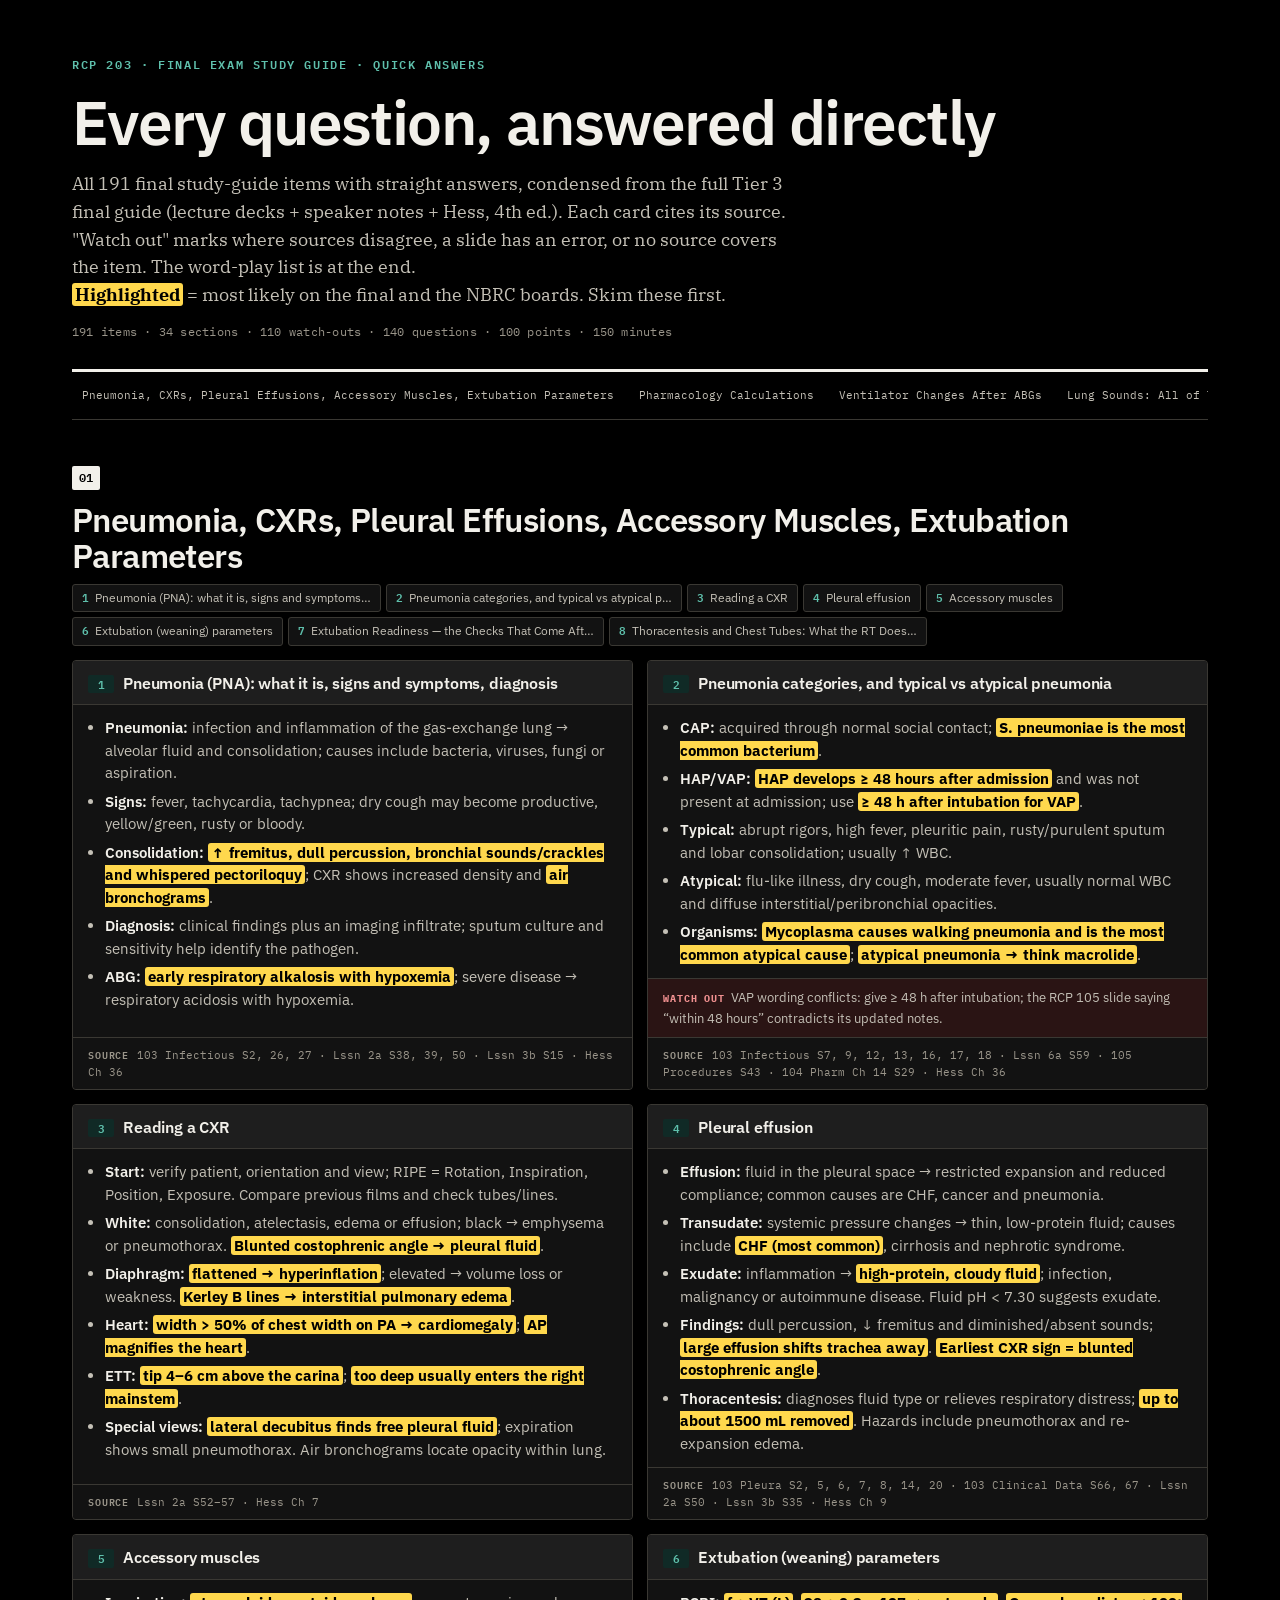
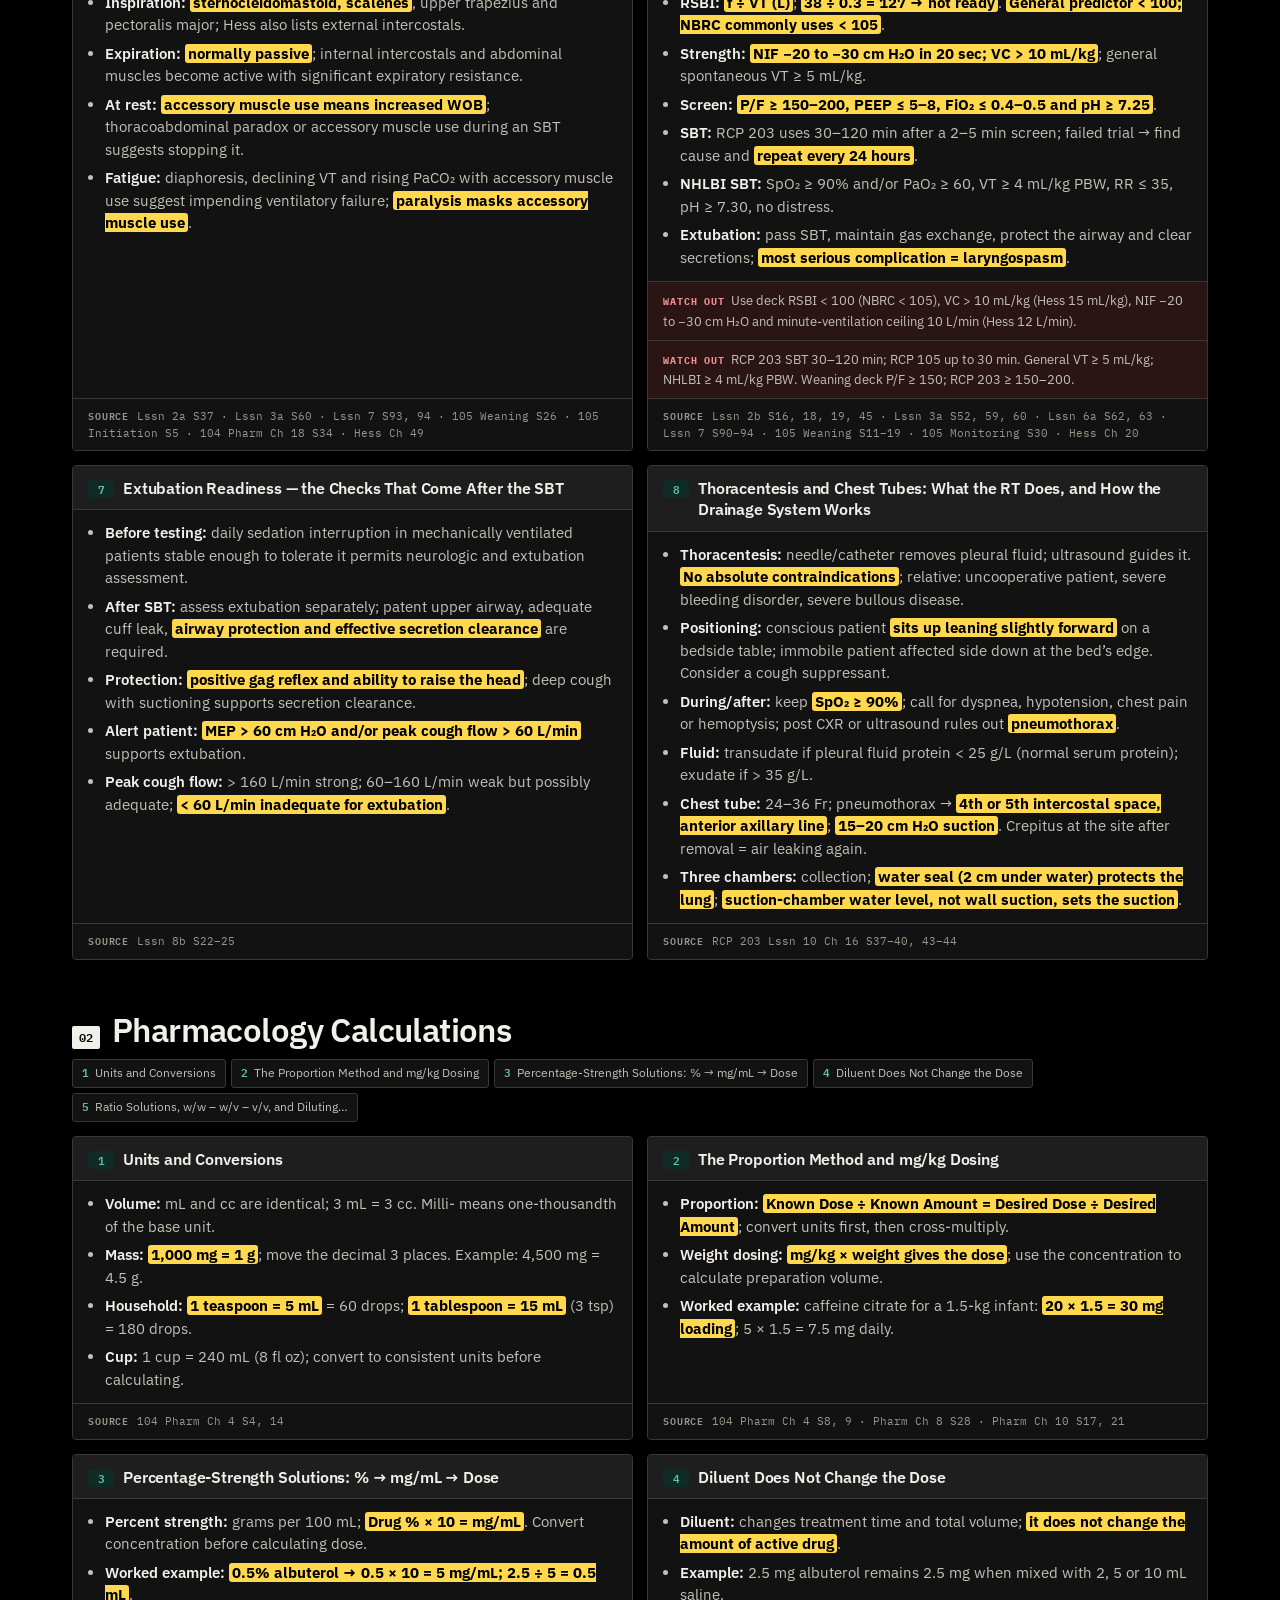
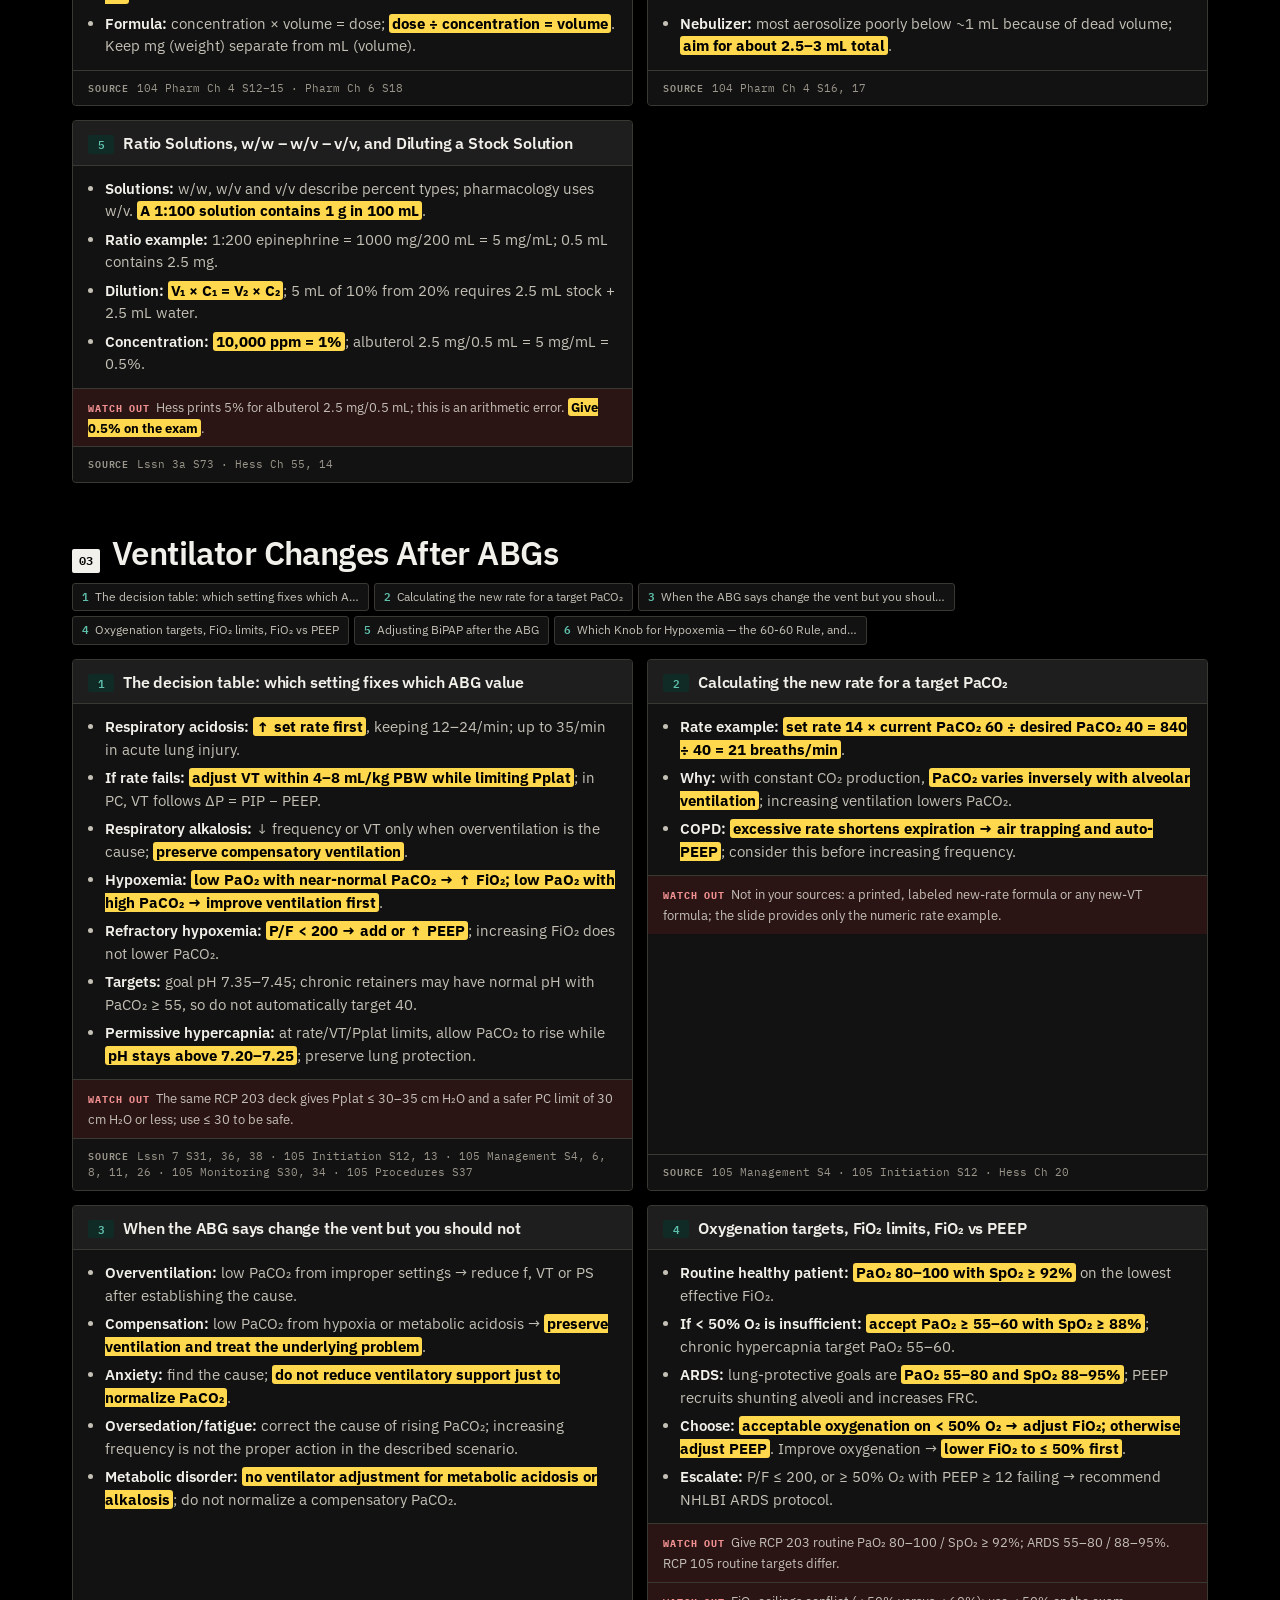
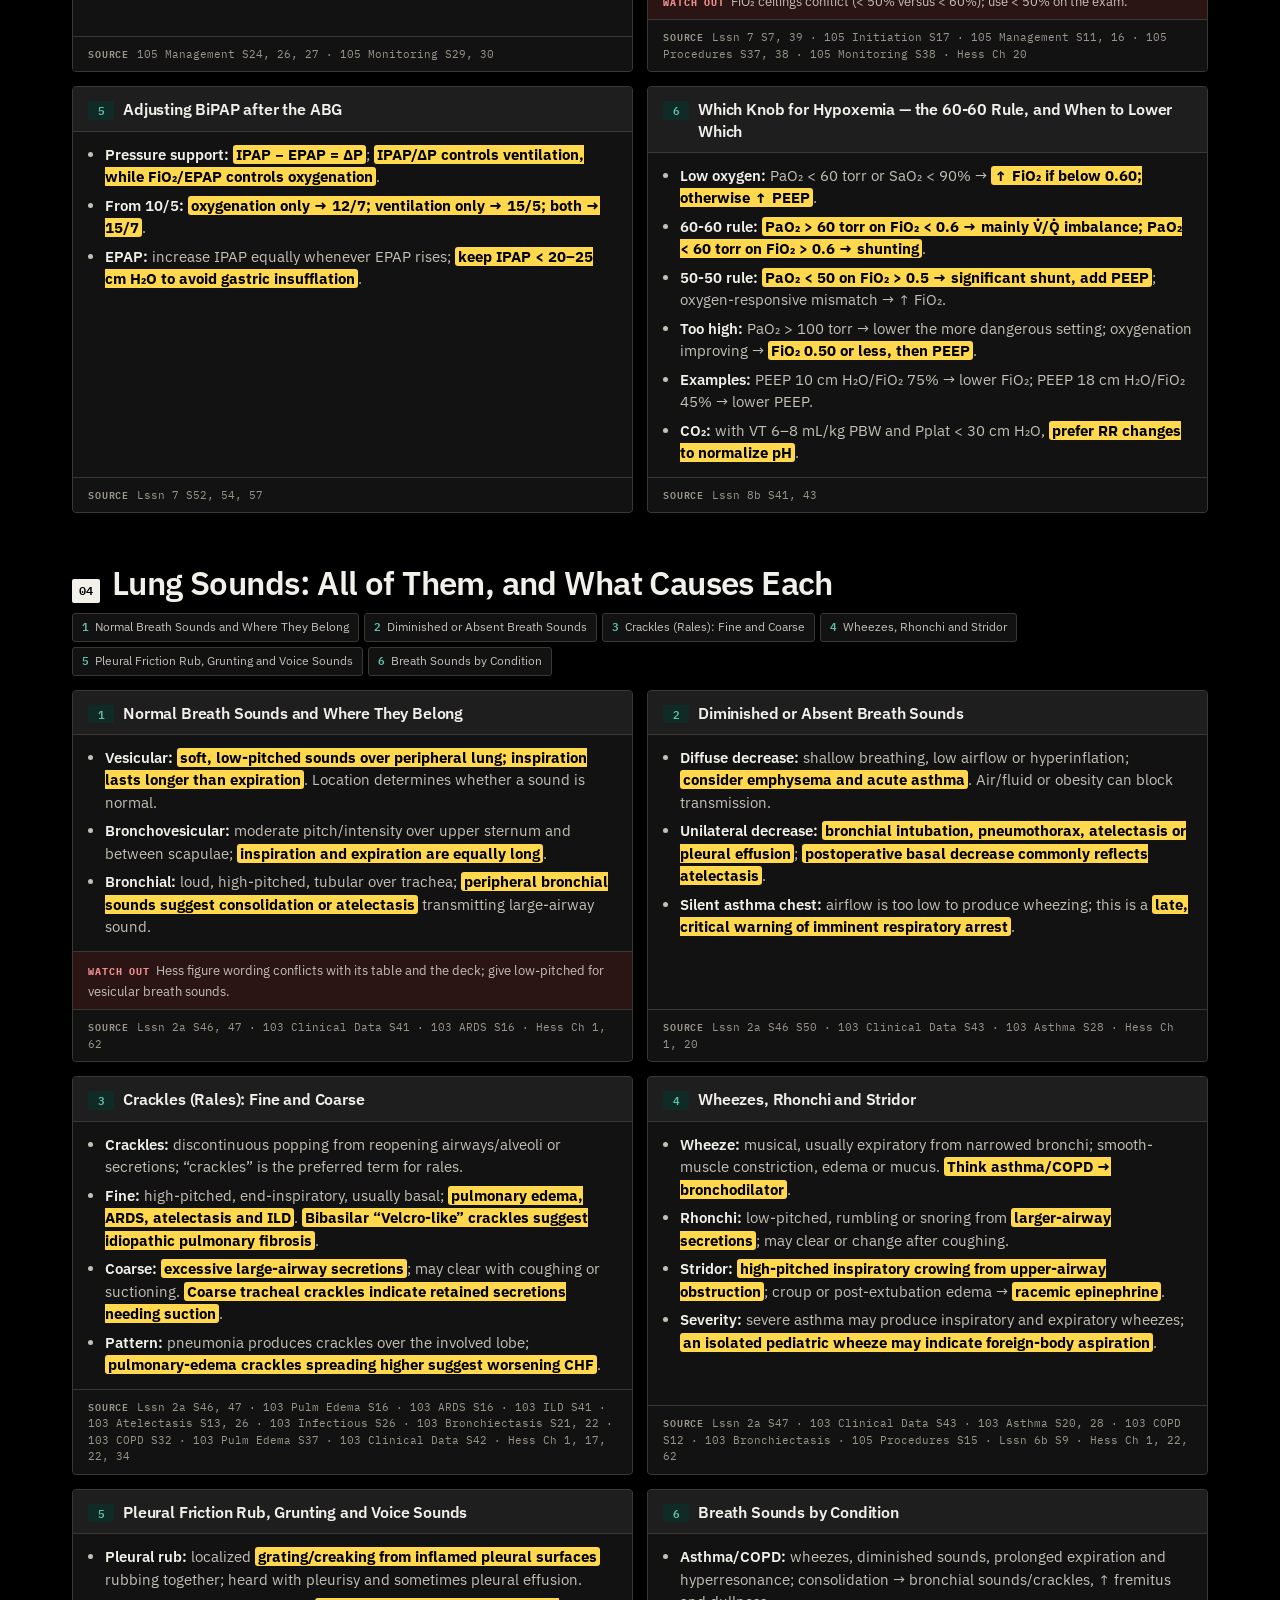
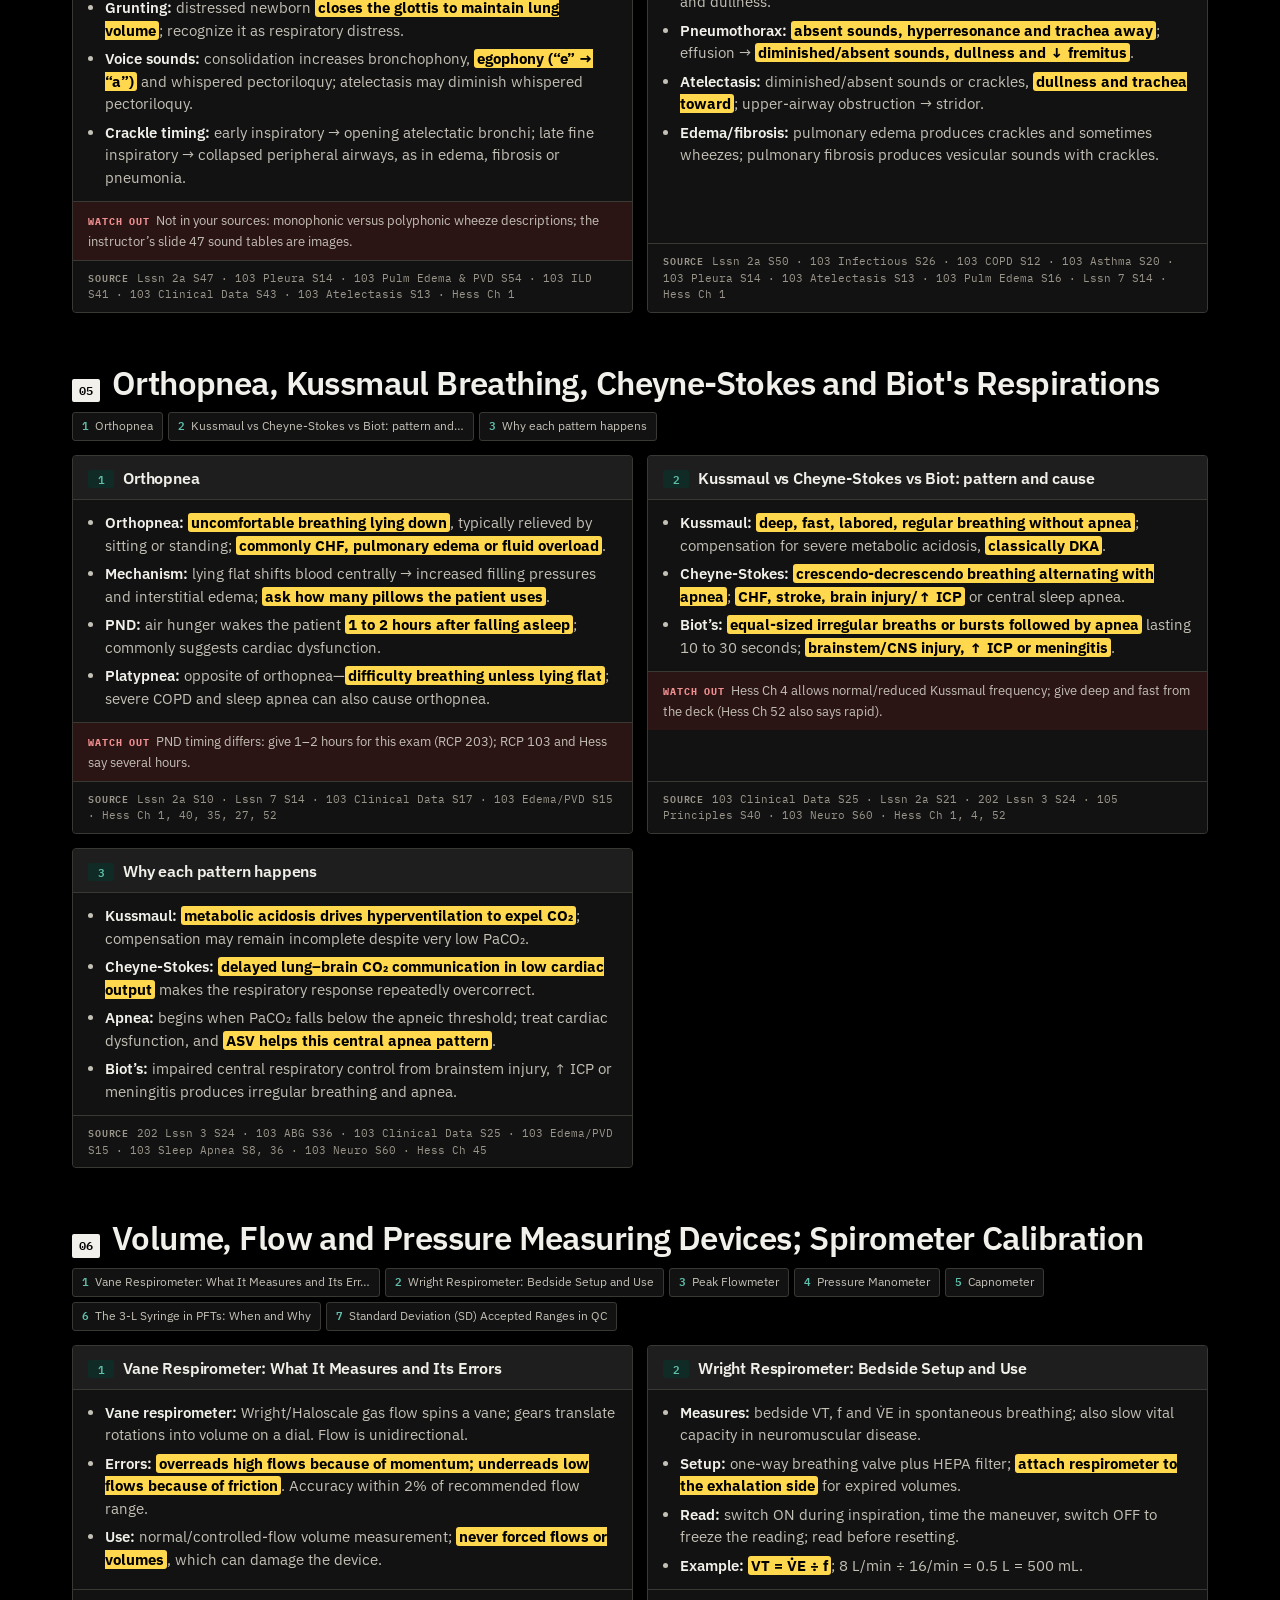
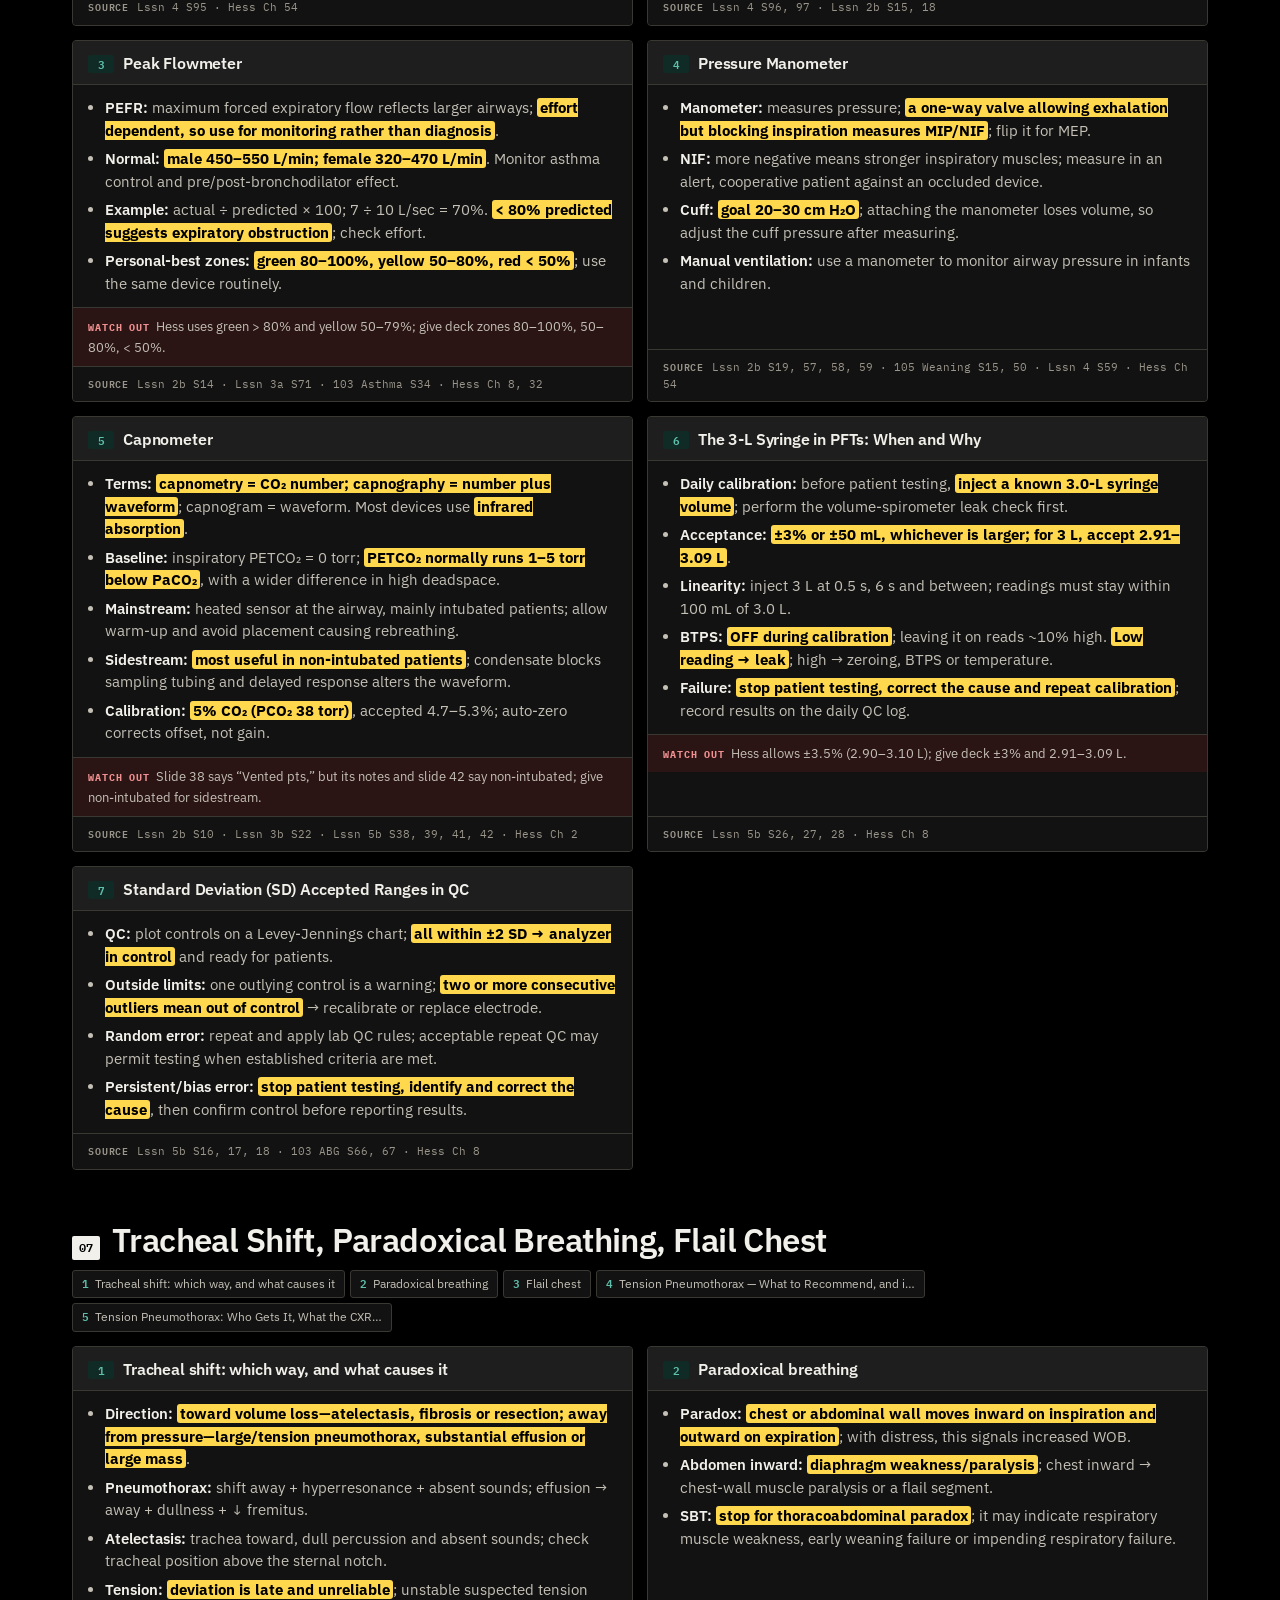
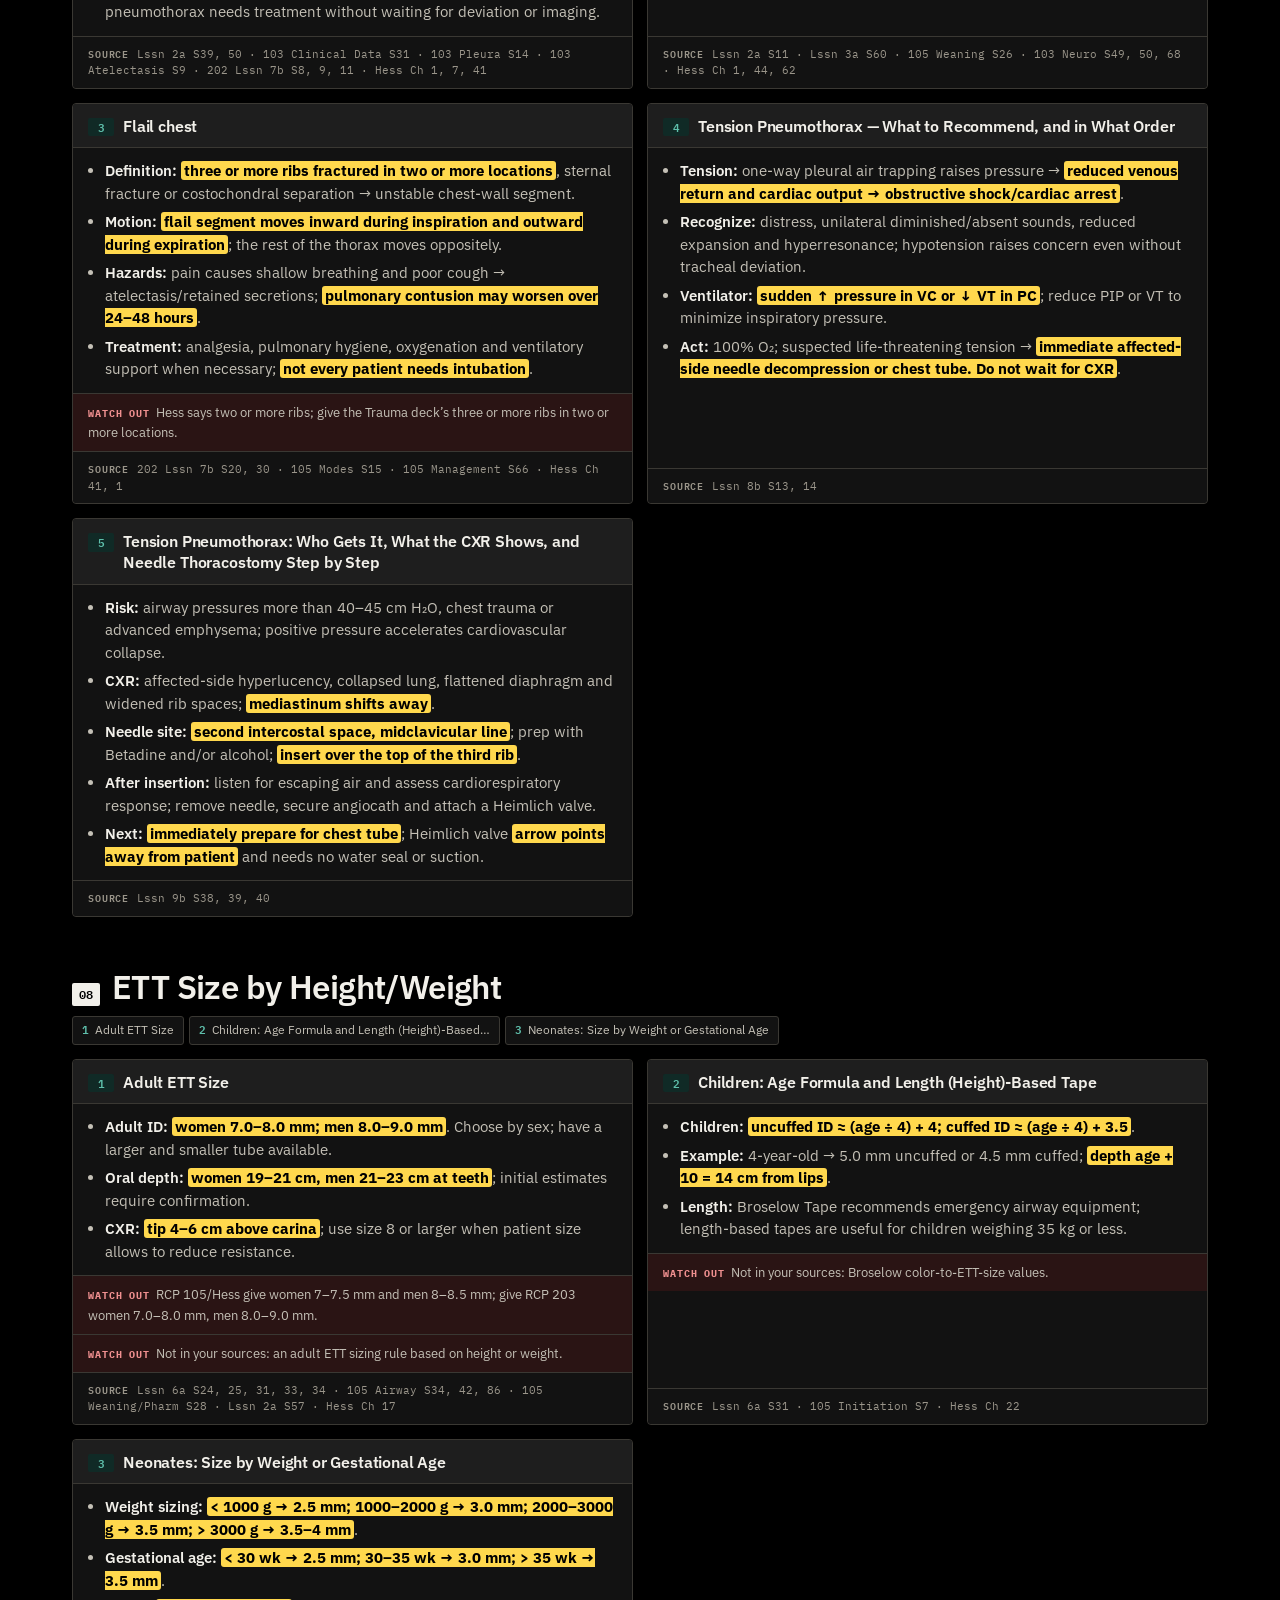
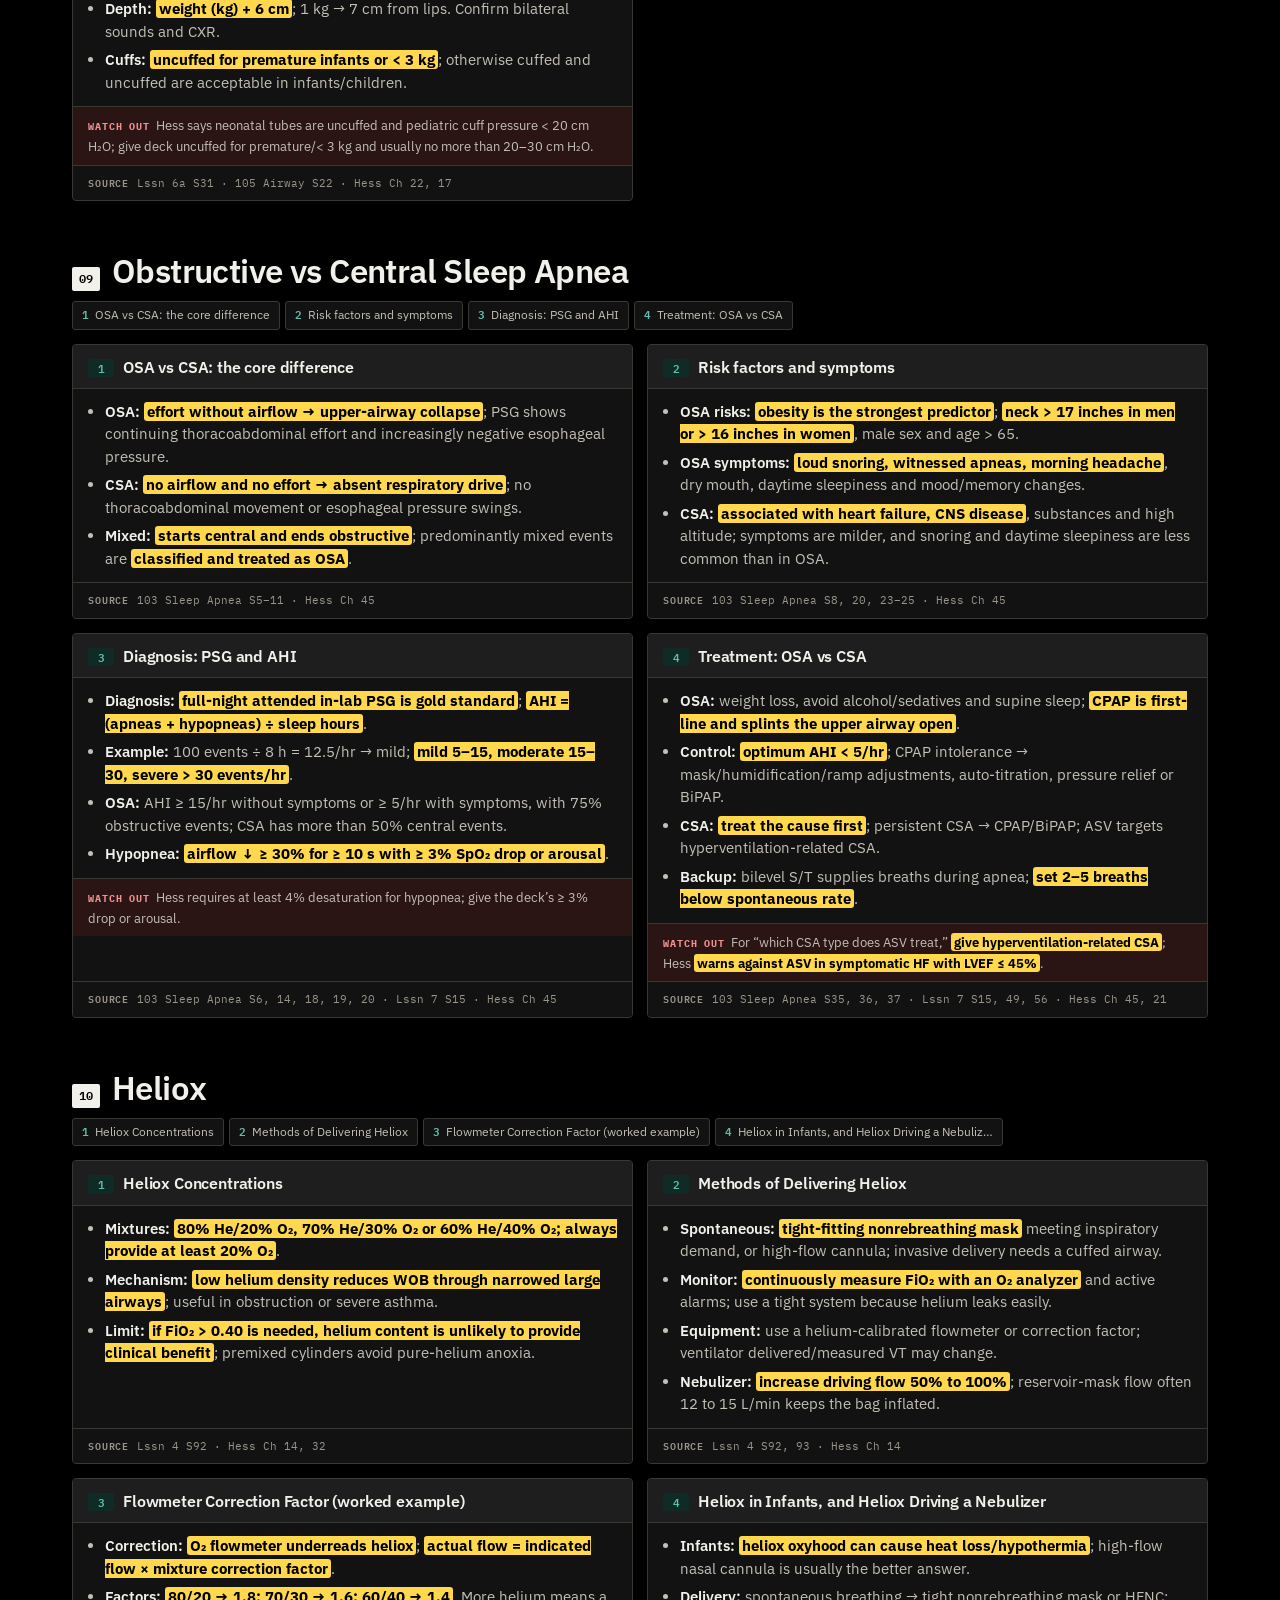
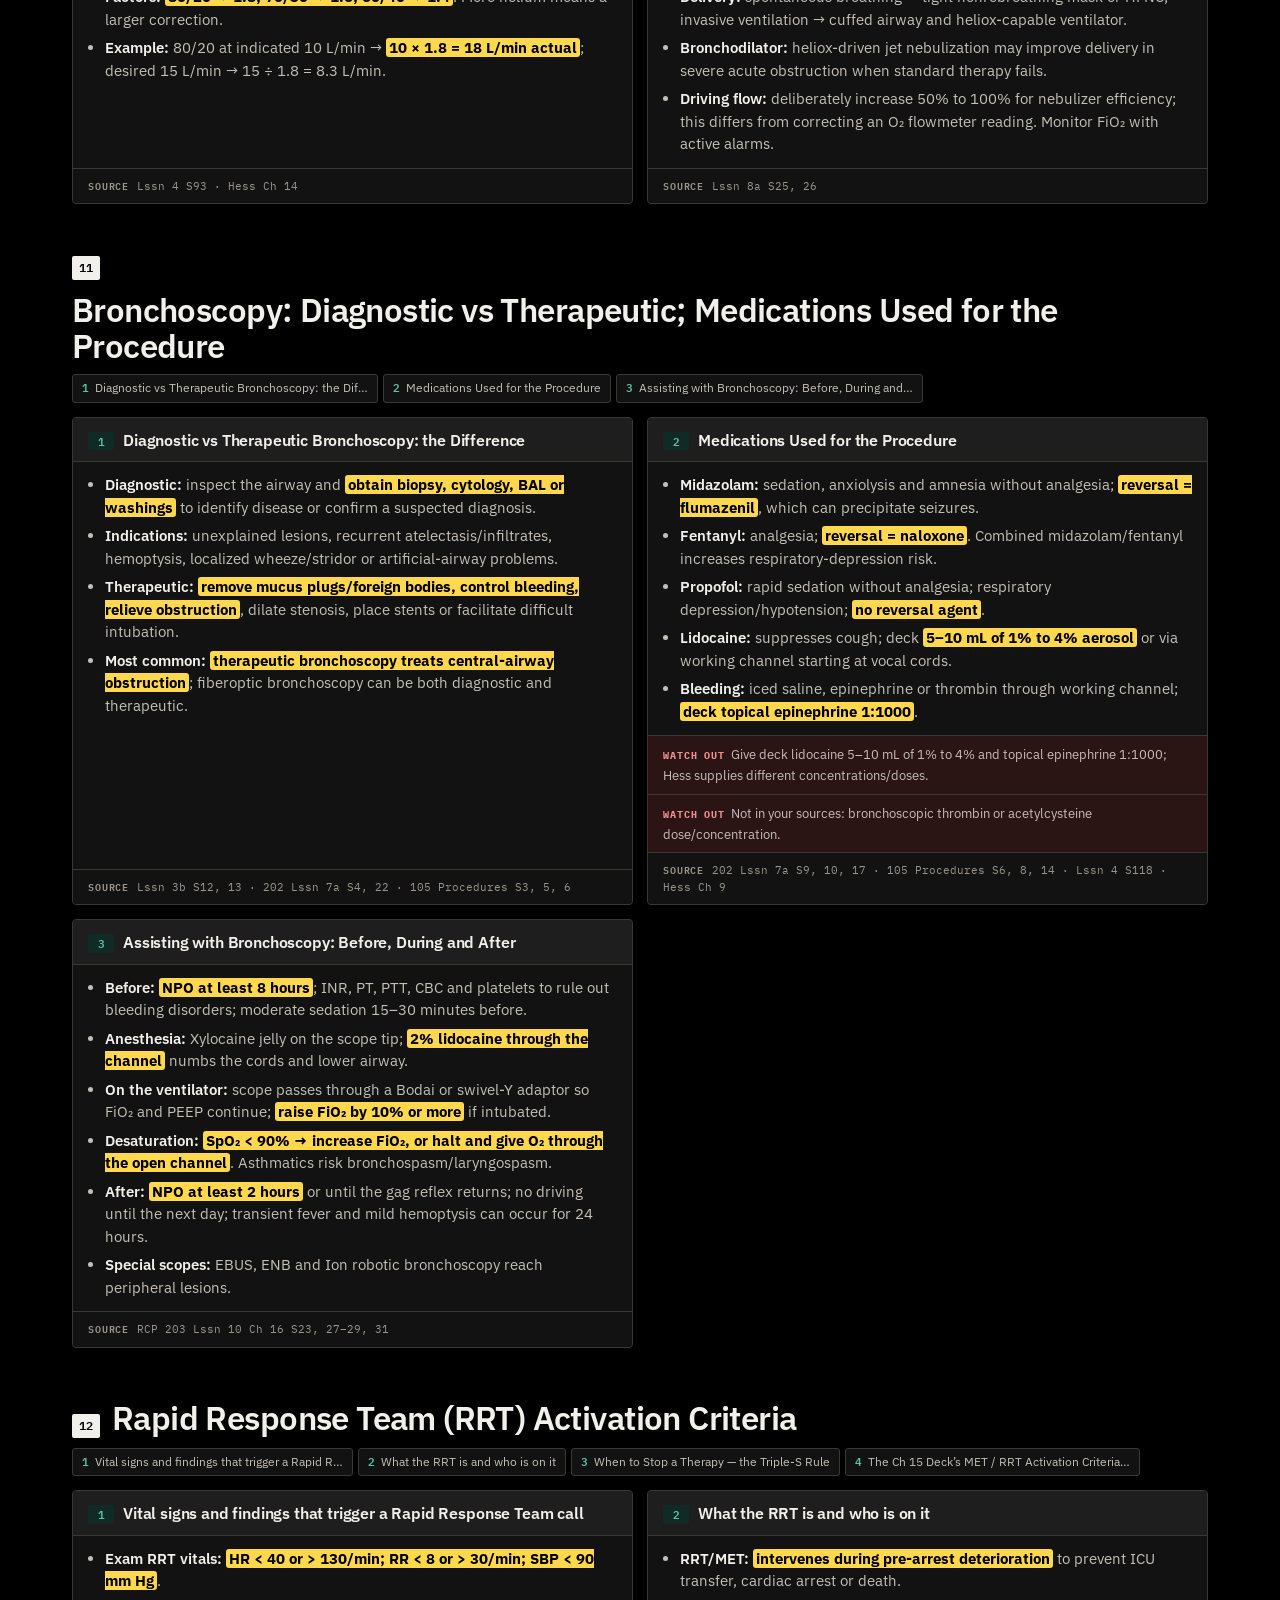
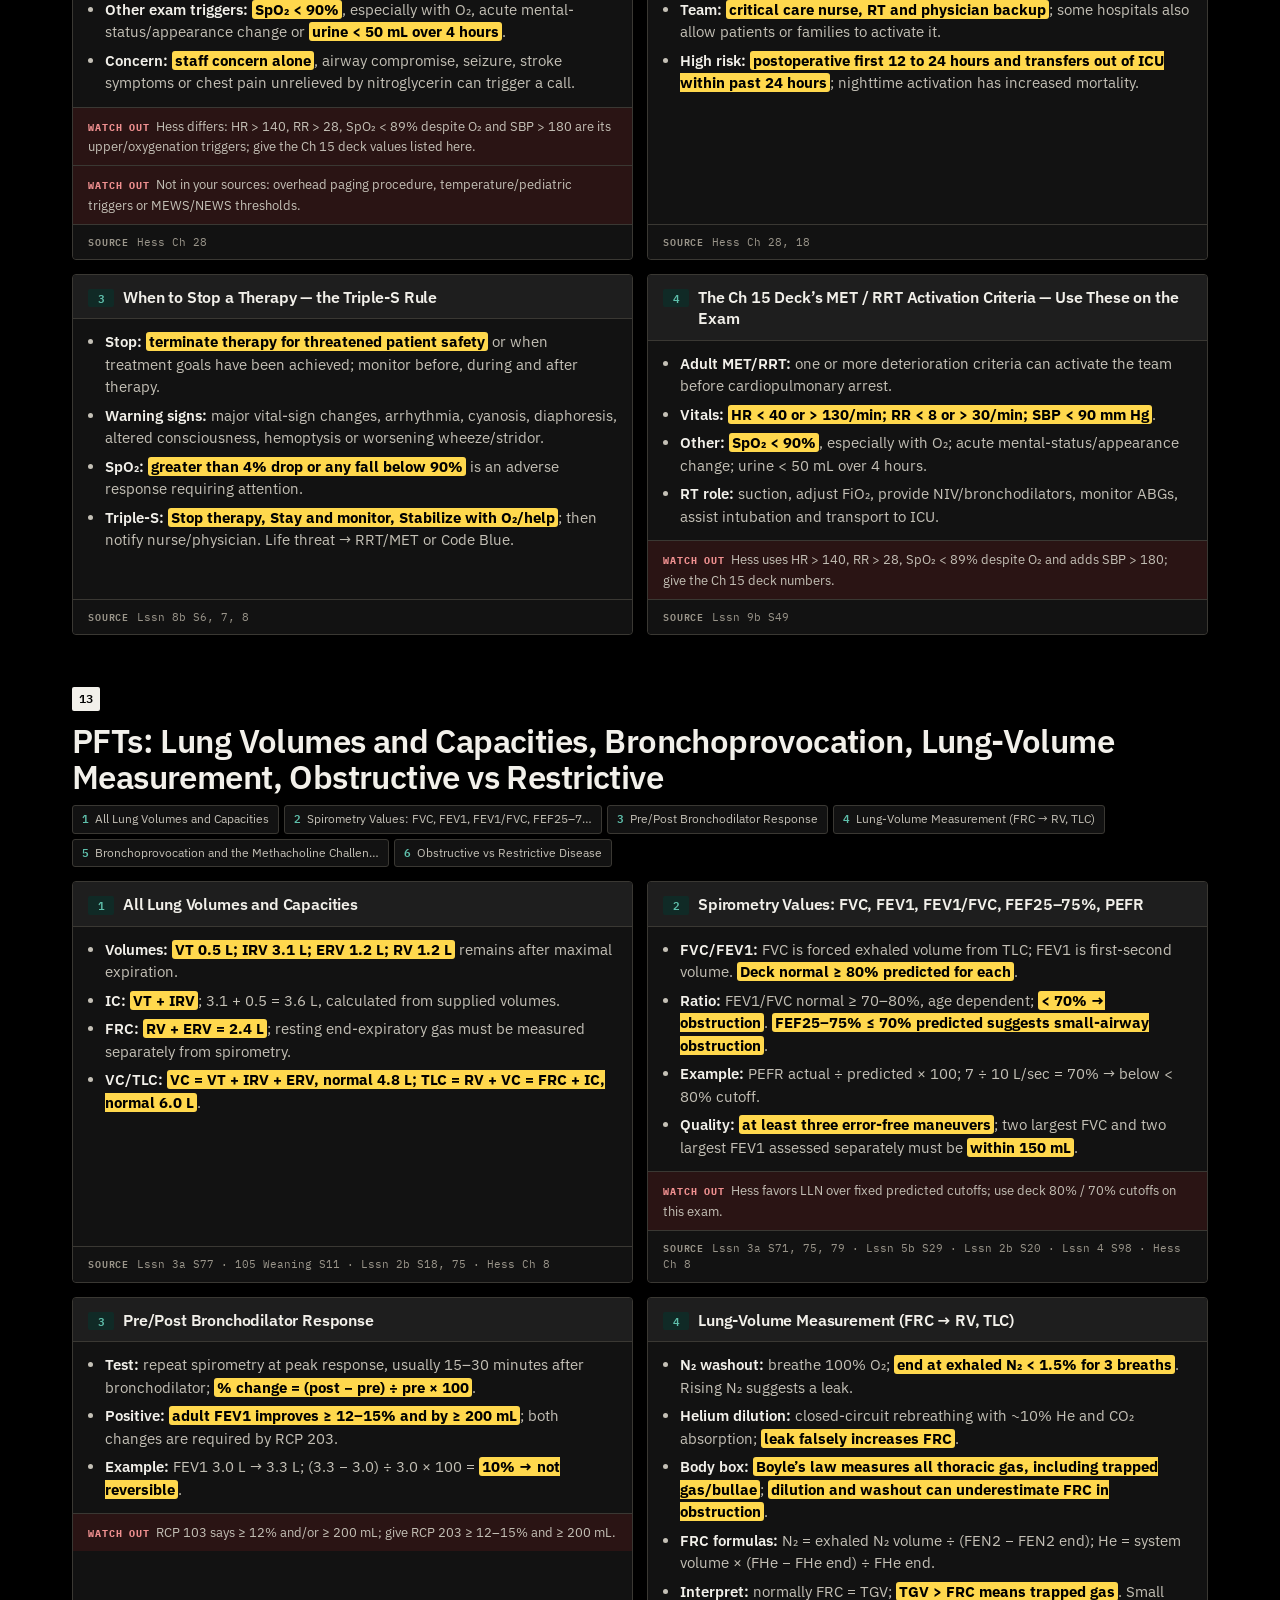
<file: guides/rcp203-final-quick.html>
<!doctype html><html><head><title>RCP 203 Final Quick Answers</title><meta charset=utf8><meta name=viewport content="width=device-width,initial-scale=1,viewport-fit=cover"><style>:root{color-scheme:light;box-sizing:border-box;padding-top:env(safe-area-inset-top,0px);padding-bottom:env(safe-area-inset-bottom,0px)}html{scroll-padding-top:env(safe-area-inset-top,0px)}body{margin:0;padding:0;font:14px -apple-system,BlinkMacSystemFont,sans-serif;background:#faf9f5;color:#141413}img{max-width:100%}[hidden]:not([hidden=until-found i]){display:none!important}</style></head><body>

<link rel="preconnect" href="https://fonts.googleapis.com"><link rel="preconnect" href="https://fonts.gstatic.com" crossorigin>
<link rel="stylesheet" href="https://fonts.googleapis.com/css2?family=IBM+Plex+Mono:wght@400;500;600&family=IBM+Plex+Sans:wght@400;500;600;700&family=IBM+Plex+Serif:ital,wght@0,400;0,600;1,400&display=swap">
<style>
:root{
  --paper:#F1EFEA;--surface:#FFFFFF;--surface-2:#E6E2DA;
  --ink:#171613;--ink-2:#4C4941;--ink-3:#837E73;--line:#CFC9BD;
  --calc:#1F5E52;--calc-soft:#DCEAE5;
  --rule:#8A5A00;--rule-soft:#F6E8CE;
  --trap:#9E2B2B;--trap-soft:#F5DEDE;
  --ok:#2C6438;--ok-soft:#DDEBDE;
  --def:#40386E;--def-soft:#E3E0F0;
  --shadow:0 1px 2px rgba(23,22,19,.05),0 8px 22px -14px rgba(23,22,19,.25);
}
@media (prefers-color-scheme: dark){:root:not([data-theme="light"]){
  --paper:#100F0D;--surface:#191815;--surface-2:#24221E;
  --ink:#EBE8E1;--ink-2:#AFAA9F;--ink-3:#827D72;--line:#332F29;
  --calc:#5FC0AC;--calc-soft:#102A26;--rule:#DFA84F;--rule-soft:#2D2210;
  --trap:#EC8686;--trap-soft:#301818;--ok:#63BC72;--ok-soft:#152B19;
  --def:#A9A2E0;--def-soft:#1C1930;
  --shadow:0 1px 2px rgba(0,0,0,.5),0 8px 22px -14px rgba(0,0,0,.9);}}
:root[data-theme="dark"]{
  --paper:#100F0D;--surface:#191815;--surface-2:#24221E;
  --ink:#EBE8E1;--ink-2:#AFAA9F;--ink-3:#827D72;--line:#332F29;
  --calc:#5FC0AC;--calc-soft:#102A26;--rule:#DFA84F;--rule-soft:#2D2210;
  --trap:#EC8686;--trap-soft:#301818;--ok:#63BC72;--ok-soft:#152B19;
  --def:#A9A2E0;--def-soft:#1C1930;
  --shadow:0 1px 2px rgba(0,0,0,.5),0 8px 22px -14px rgba(0,0,0,.9);}

*{box-sizing:border-box}
body{margin:0;background:var(--paper);color:var(--ink);
  font-family:"IBM Plex Sans",system-ui,sans-serif;font-size:16px;line-height:1.55;-webkit-font-smoothing:antialiased}
.wrap{max-width:1180px;margin:0 auto;padding:0 22px}
.mast{padding:56px 0 28px;border-bottom:3px solid var(--ink)}
.kicker{font-family:"IBM Plex Mono",monospace;font-size:11.5px;letter-spacing:.14em;
  text-transform:uppercase;color:var(--calc);margin:0 0 16px;font-weight:600}
h1{font-weight:600;font-size:clamp(2.3rem,5.6vw,3.9rem);line-height:1.03;letter-spacing:-.025em;margin:0 0 16px;text-wrap:balance}
.dek{font-family:"IBM Plex Serif",Georgia,serif;font-size:1.12rem;color:var(--ink-2);max-width:66ch;margin:0}

nav{position:sticky;top:0;z-index:20;background:var(--paper);border-bottom:1px solid var(--line);padding:9px 0}
.navrow{display:flex;gap:5px;overflow-x:auto;scrollbar-width:thin}
nav a{flex:0 0 auto;font-family:"IBM Plex Mono",monospace;font-size:11px;text-decoration:none;
  color:var(--ink-2);border:1px solid transparent;padding:5px 9px;border-radius:2px;white-space:nowrap}
nav a:hover{color:var(--calc);border-color:var(--line);background:var(--surface)}
nav a:focus-visible{outline:2px solid var(--calc);outline-offset:2px}

section{padding:46px 0 6px;scroll-margin-top:58px}
.shead{display:flex;align-items:baseline;gap:12px;margin-bottom:4px;flex-wrap:wrap}
.snum{font-family:"IBM Plex Mono",monospace;font-size:11.5px;font-weight:600;color:var(--paper);
  background:var(--ink);border-radius:2px;padding:3px 7px}
h2{font-weight:600;font-size:clamp(1.5rem,3.1vw,2.05rem);letter-spacing:-.018em;margin:0;line-height:1.1}
.sdek{font-family:"IBM Plex Serif",Georgia,serif;color:var(--ink-2);margin:0 0 20px;font-size:1.01rem;max-width:70ch}

.grid{display:grid;grid-template-columns:repeat(auto-fill,minmax(340px,1fr));gap:14px}
.card{background:var(--surface);border:1px solid var(--line);border-radius:4px;overflow:hidden;
  box-shadow:var(--shadow);display:flex;flex-direction:column}
.card.wide{grid-column:span 2}
@media(max-width:760px){.card.wide{grid-column:span 1}}
.card h3{margin:0;padding:11px 15px;font-size:1.1rem;font-weight:600;border-bottom:1px solid var(--line);
  background:var(--surface-2);letter-spacing:-.01em}
.body{padding:13px 15px;font-size:15.4px;color:var(--ink-2);line-height:1.55}
.body p{margin:0 0 9px}.body p:last-child{margin-bottom:0}
.body b{color:var(--ink);font-weight:600}
.formula{padding:14px 15px;background:var(--calc-soft);border-bottom:1px solid var(--line)}
.formula code{font-family:"IBM Plex Mono",monospace;font-size:14.6px;font-weight:600;color:var(--calc);
  display:block;line-height:1.6;word-break:break-word;white-space:pre-wrap}
.formula .note{font-family:"IBM Plex Mono",monospace;font-size:12.2px;color:var(--ink-2);margin-top:7px;display:block;line-height:1.5}
.ball{padding:11px 15px;background:var(--rule-soft);font-size:13.8px;color:var(--ink-2);line-height:1.5}
.ball strong{font-family:"IBM Plex Mono",monospace;font-size:11px;letter-spacing:.09em;text-transform:uppercase;
  color:var(--rule);display:block;margin-bottom:5px;font-weight:600}
.ball b{color:var(--ink);font-weight:600}
.mech{padding:11px 15px;background:var(--def-soft);font-size:14px;color:var(--ink-2);line-height:1.52}
.mech strong{font-family:"IBM Plex Mono",monospace;font-size:11px;letter-spacing:.09em;text-transform:uppercase;
  color:var(--def);display:block;margin-bottom:5px;font-weight:600}
.mech b{color:var(--ink);font-weight:600}

ul.pts{list-style:none;margin:0;padding:13px 15px;display:flex;flex-direction:column;gap:7px;font-size:15.3px;color:var(--ink-2)}
ul.pts li{position:relative;padding-left:15px}
ul.pts li::before{content:"";position:absolute;left:0;top:.6em;width:5px;height:5px;border-radius:50%;background:var(--calc)}
ul.pts b{color:var(--ink);font-weight:600}
ul.pts li.gap{color:var(--trap)}
ul.pts li.gap::before{background:var(--trap)}
ul.pts li.gap b{color:var(--trap)}

.callout{border-radius:4px;padding:18px 20px;margin:22px 0 6px;border:1px solid var(--line);background:var(--surface)}
.callout.trap{background:var(--trap-soft);border-color:var(--trap)}
.callout.ok{background:var(--ok-soft);border-color:var(--ok)}
.callout.def{background:var(--def-soft);border-color:var(--def)}
.callout h3{margin:0 0 7px;font-size:1.22rem;font-weight:600}
.callout.trap h3{color:var(--trap)}.callout.ok h3{color:var(--ok)}.callout.def h3{color:var(--def)}
.callout p{margin:0 0 8px;font-family:"IBM Plex Serif",Georgia,serif;color:var(--ink-2);font-size:1.07rem}
.callout p:last-child{margin-bottom:0}
.callout b{color:var(--ink);font-weight:600}
.callout code{font-family:"IBM Plex Mono",monospace;font-size:12.6px;background:var(--surface);padding:1px 5px;border-radius:2px;color:var(--ink)}

.tblwrap{overflow-x:auto;border:1px solid var(--line);border-radius:4px;background:var(--surface);margin-top:12px}
table{border-collapse:collapse;width:100%;font-size:14.2px;min-width:540px}
th,td{text-align:left;padding:8px 12px;border-bottom:1px solid var(--line);vertical-align:top}
thead th{font-family:"IBM Plex Mono",monospace;font-size:11px;letter-spacing:.08em;text-transform:uppercase;
  color:var(--ink-3);font-weight:600;background:var(--surface-2)}
tbody tr:last-child td{border-bottom:none}
td.m{font-family:"IBM Plex Mono",monospace;font-size:13.1px;color:var(--ink);font-weight:500;font-variant-numeric:tabular-nums}
td.k{font-weight:600;color:var(--ink);white-space:nowrap}
.yes{color:var(--ok);font-weight:600}.no{color:var(--trap);font-weight:600}

figure.fig{margin:0;padding:14px 15px 12px;background:var(--surface);border-bottom:1px solid var(--line)}
.svgnote{margin:2px 0 0;text-align:center;font-size:.82rem;line-height:1.5;color:var(--ink-2);opacity:.85}
figure.fig svg{width:100%;height:auto;display:block;color:var(--ink-2)}
figure.fig figcaption{margin-top:9px;font-size:13px;color:var(--ink-3);line-height:1.45;
  font-family:"IBM Plex Serif",Georgia,serif;font-style:italic}
.fig .hi{color:var(--trap)}.fig .go{color:var(--ok)}.fig .ac{color:var(--calc)}.fig .wa{color:var(--rule)}
.fig text{font-family:"IBM Plex Mono",monospace}

footer{margin-top:58px;border-top:3px solid var(--ink);padding:22px 0 56px;color:var(--ink-3);
  font-family:"IBM Plex Mono",monospace;font-size:11.4px;line-height:1.75}
footer b{color:var(--ink-2)}
@media(prefers-reduced-motion:reduce){*{animation:none!important;transition:none!important}}
@media print{
  /* The global `overflow-wrap:anywhere` below is right for prose cells but
     shatters short words in narrow columns ("Press|ure", "Patie|nt").
     Turn it off for the modes table and let the colgroup set the widths. */
  table.modes td,table.modes th{overflow-wrap:normal;word-wrap:normal;word-break:keep-all;hyphens:none}
  table.modes{min-width:0}

  :root{--paper:#fff;--surface:#fff;--surface-2:#F0EDE7}
  body{background:#fff;font-size:10.2pt;line-height:1.45}
  nav{display:none}.wrap{max-width:none;padding:0}
  section{padding:15px 0 4px}
  /* Print layout is BLOCK FLOW, not grid.
     Two separate bugs made grid unusable on paper:
     (1) .card had overflow:hidden, which CLIPS any content that does not fit
         the fragment — silently dropping whole card bodies;
     (2) print renderers fragment grid items poorly, so a card taller than the
         remaining space is dropped or emitted with an empty body.
     Block flow lets every card break naturally across pages. */
  .grid{display:block}
  .card,.card.wide{
    display:block;
    grid-column:auto;
    overflow:visible;
    break-inside:auto;page-break-inside:auto;
    box-shadow:none;
    margin:0 0 9px;
    width:auto;
  }
  /* Only short, self-contained blocks are kept whole. */
  .callout,tr,figure.fig{break-inside:avoid;page-break-inside:avoid;box-shadow:none}
  /* Never strand a heading at the foot of a page. */
  h2,h3,.shead{break-after:avoid;page-break-after:avoid}
  .card h3{break-after:avoid;page-break-after:avoid}
  /* Nothing may clip in print. */
  .card *,.tblwrap,.formula,.mech,.ball,.pts{overflow:visible}
  /* Orphans and widows read badly in a study guide. */
  p,li{orphans:2;widows:2}
  .mast{padding-top:0}a{color:inherit;text-decoration:none}
  /* tables must wrap in print — overflow-x cannot scroll on paper */
  .tblwrap{overflow:visible}
  table{min-width:0;width:100%;table-layout:auto;font-size:9.3pt}
  th,td{padding:5px 7px;word-wrap:break-word;overflow-wrap:anywhere}
  td.m,td.k{white-space:normal;font-size:9.1pt}
}
@page{size:Letter;margin:13mm 11mm}
/* ============================================================
   TIER 3 ADDITIONS — layered on top of the Tier 2 base stylesheet.
   Only adds the parts Tier 3 needs: item numbering, per-section
   index, source citations, gap flags, worked examples, sub-heads.
   Every colour comes from the Tier 2 token set, so the two tiers
   read as the same family.
   ============================================================ */

/* --- masthead extra line ---------------------------------- */
.statline{font-family:"IBM Plex Mono",monospace;font-size:11.5px;color:var(--ink-3);
  margin:14px 0 0;letter-spacing:.02em}

/* --- item number badge on every card ---------------------- */
.card h3{display:flex;align-items:baseline;gap:9px}
.inum{font-family:"IBM Plex Mono",monospace;font-size:11px;font-weight:600;
  color:var(--calc);background:var(--calc-soft);border-radius:2px;
  padding:2px 6px;flex:0 0 auto;min-width:26px;text-align:center}
.inum:empty{display:none}

/* --- per-section item index ------------------------------- */
nav.idx{position:static;display:flex;flex-wrap:wrap;gap:5px;padding:0;margin:0 0 14px;
  background:none;border:none}
nav.idx a{display:inline-flex;align-items:baseline;gap:6px;flex:0 1 auto;
  font-family:"IBM Plex Sans",system-ui,sans-serif;font-size:12.1px;
  background:var(--surface);border:1px solid var(--line);border-radius:3px;
  padding:4px 9px;color:var(--ink-2);text-decoration:none;max-width:100%}
nav.idx a:hover{border-color:var(--calc);color:var(--calc)}
nav.idx a .n{font-family:"IBM Plex Mono",monospace;font-size:10.5px;font-weight:600;
  color:var(--calc)}

/* --- sub-heading inside a card ---------------------------- */
h4.sub4{margin:2px 0 0;padding:9px 15px 7px;font-size:12.6px;font-weight:600;
  color:var(--ink);letter-spacing:-.005em;
  border-top:1px solid var(--line);background:var(--surface)}

/* --- source citation line --------------------------------- */
.src{padding:9px 15px;background:var(--surface);border-top:1px solid var(--line);
  font-family:"IBM Plex Mono",monospace;font-size:11px;line-height:1.5;color:var(--ink-3)}
.src strong{display:inline-block;font-size:9.6px;letter-spacing:.09em;text-transform:uppercase;
  color:var(--ink-3);margin-right:8px;font-weight:600}
.src b{color:var(--ink-2);font-weight:600}
.card > .src:last-child{border-radius:0 0 3px 3px}

/* --- gap / caution panel (trap tokens) -------------------- */
.gap{padding:11px 15px;background:var(--trap-soft);font-size:12.7px;
  color:var(--ink-2);line-height:1.5;border-left:3px solid var(--trap)}
.gap strong{font-family:"IBM Plex Mono",monospace;font-size:10.3px;letter-spacing:.09em;
  text-transform:uppercase;color:var(--trap);display:block;margin-bottom:5px;font-weight:600}
.gap b{color:var(--ink);font-weight:600}
.warn{color:var(--rule);font-weight:700}

/* --- pull-quote style note -------------------------------- */
.note{padding:11px 15px;background:var(--surface-2);font-size:12.9px;line-height:1.55;
  color:var(--ink-2);border-left:3px solid var(--line);
  font-family:"IBM Plex Serif",Georgia,serif}
.note b{color:var(--ink);font-weight:600}

/* --- worked example block --------------------------------- */
.work{padding:12px 15px;font-family:"IBM Plex Mono",monospace;font-size:12.2px;
  line-height:1.6;color:var(--ink-2);background:var(--calc-soft);
  border-bottom:1px solid var(--line);white-space:pre-wrap;
  font-variant-numeric:tabular-nums}
.work b{color:var(--ink);font-weight:600}

/* --- lists: unify the two base sheets --------------------- */
ul.pts,ol.pts{padding:13px 15px;margin:0}
ol.pts.num{list-style:decimal;padding-left:36px}
ol.pts.num li{padding-left:0}
ol.pts.num li::before{display:none}

/* --- formula blocks wrap rather than overflow ------------- */
.formula code{white-space:pre-wrap;word-break:break-word}

/* --- reading rhythm --------------------------------------- */
/* Long reference answers arrive as one enormous paragraph in the source; the
   builder breaks them at sentence boundaries, and these rules give the
   resulting paragraphs room to read as separate thoughts. */
.body{padding:14px 16px}
.body p{margin:0 0 11px;line-height:1.6}
.body p:last-child{margin-bottom:0}
.mech p,.ball p,.gap p,.note p{margin:0 0 9px}
.mech p:last-child,.ball p:last-child,.gap p:last-child,.note p:last-child{margin-bottom:0}
.mech,.ball,.gap{line-height:1.58}
ul.pts,ol.pts{gap:9px}
/* a panel following another panel needs a hairline, or they read as one block */
.mech + .mech,.ball + .ball,.mech + .ball,.ball + .mech,
.gap + .gap,.mech + .gap,.ball + .gap,.gap + .mech,.gap + .ball{border-top:1px solid var(--line)}

/* --- how-to band ------------------------------------------ */
.howto{margin:26px 0 6px}
.howto .grid{gap:12px}

/* ============================================================
   PRINT — the base sheet already switches .grid to block flow
   and clears overflow:hidden. These are the Tier 3 additions.
   ============================================================ */
@media print{
  /* The base sheet sets 1.45 for a document of short Tier 2 cards. Tier 3 is a
     long read, so the body text gets more leading and the paragraphs more air. */
  body{line-height:1.5}
  .body{padding:12px 14px 13px}
  .body p{margin:0 0 9.5px;line-height:1.55}
  .mech p,.ball p,.gap p,.note p{margin:0 0 7.5px}
  .mech,.ball,.gap,.note{line-height:1.5}
  ul.pts,ol.pts{gap:7.5px}
  .statline{margin-top:8px}
  nav.idx{display:flex;gap:3px;margin-bottom:9px}
  nav.idx a{font-size:8.2pt;padding:1.5px 5px;border-color:#d8d8d8;
    break-inside:avoid;page-break-inside:avoid}
  .card h3{display:block}
  .inum{display:inline-block;margin-right:6px;background:none;
    border:1px solid var(--line);padding:0 4px}
  .src{font-size:7.6pt;padding:6px 10px}
  .gap,.note,.work{break-inside:auto;page-break-inside:auto;overflow:visible}
  h4.sub4{break-after:avoid;page-break-after:avoid;font-size:9.6pt;padding:7px 10px 5px}
  .work{font-size:8.4pt}
  /* an item card may legitimately run several pages; never trap it */
  .card,.card.wide,.gap,.note{break-inside:auto;page-break-inside:auto}
  /* Tier 2 keeps callouts whole because they are short there. Tier 3 wraps
     whole section intros — including the Conflicting Numbers tables — in a
     callout, and a 600-word box that cannot break strands a near-empty page. */
  .callout{break-inside:auto;page-break-inside:auto}
  .callout.intro{break-inside:avoid;page-break-inside:avoid}
  /* In the Conflicting Numbers tables a single row is a paragraph in each of
     four columns — taller than half a page. Keeping such a row whole pushes it
     to the next page and leaves the current one half empty, so these rows break. */
  .callout table tr{break-inside:auto;page-break-inside:auto}
  .callout .tblwrap,.callout table,.callout tbody{break-inside:auto;page-break-inside:auto;overflow:visible}
  .callout table td{vertical-align:top}
  thead{display:table-header-group}
  /* The base sheet sets overflow-wrap:anywhere on every cell, which is right
     for prose columns but shatters short labels in a narrow key column
     ("Plateau pressur|e ceiling"). Key cells and headers never break mid-word. */
  td.k,th{overflow-wrap:normal;word-wrap:normal;word-break:keep-all;hyphens:none}
  /* Prose cells may wrap, but `anywhere` splits mid-word — the PDF text layer
     then reads "limit|ed", "decreas|ed". `break-word` only breaks a word that
     cannot fit its column on its own. */
  th,td{overflow-wrap:break-word;word-wrap:break-word;word-break:normal;hyphens:none}
}


.grid{grid-template-columns:repeat(auto-fill,minmax(min(100%,440px),1fr));grid-auto-flow:dense}
.card{min-width:0}
nav.idx a{white-space:normal;max-width:100%}
.card h3{font-size:1.02rem;line-height:1.3}
ul.ans{margin:0;padding:12px 15px 12px 32px;font-size:15px;color:var(--ink-2);line-height:1.5}
ul.ans li{margin:0 0 6px}ul.ans li:last-child{margin:0}
ul.ans b{color:var(--ink);font-weight:600}
.watch{padding:8px 15px;background:var(--trap-soft);font-size:13.4px;color:var(--ink-2);border-top:1px solid var(--line)}
.watch strong{font-family:"IBM Plex Mono",monospace;font-size:10px;letter-spacing:.09em;text-transform:uppercase;color:var(--trap);margin-right:6px}
.src{margin-top:auto}
@media print{ul.ans{font-size:9.5pt;padding:6px 10px 6px 24px}.watch{font-size:8.5pt}}
</style><style>html:root,html:root[data-theme],html:root:not([data-theme]){color-scheme:dark;--paper:#000000;--surface:#121212;--surface-2:#1E1E1E;--ink:#F2F0EA;--ink-2:#C4C0B6;--ink-3:#9A958A;--line:#3A3833;--calc:#5FC0AC;--calc-soft:#102A26;--rule:#DFA84F;--rule-soft:#2D2210;--trap:#F09090;--trap-soft:#2A1414;--ok:#63BC72;--ok-soft:#152B19;--def:#A9A2E0;--def-soft:#1C1930;--shadow:none}html,body{background:#000!important;color:var(--ink)}*{-webkit-print-color-adjust:exact;print-color-adjust:exact}mark{background:#FFD84D;color:#000;font-weight:700;padding:0 3px;border-radius:3px}mark b,b mark{color:#000}@media print{html:root,html:root[data-theme],html:root:not([data-theme]){--paper:#000;--surface:#121212;--surface-2:#1E1E1E}html,body{background:#000!important}nav.idx a{border-color:#3A3833}}</style>
<div class="wrap">
<header class="mast"><p class="kicker">RCP 203 · Final Exam Study Guide · Quick answers</p>
<h1>Every question, answered directly</h1>
<p class="dek">All 191 final study-guide items with straight answers, condensed from the full Tier 3 final guide (lecture decks + speaker notes + Hess, 4th ed.). Each card cites its source. "Watch out" marks where sources disagree, a slide has an error, or no source covers the item. The word-play list is at the end.</p>
<p class="dek legend"><mark>Highlighted</mark> = most likely on the final and the NBRC boards. Skim these first.</p>
<p class="statline">191 items · 34 sections · 110 watch-outs · 140 questions · 100 points · 150 minutes</p></header>
<nav><div class="navrow"><a href="#s01">Pneumonia, CXRs, Pleural Effusions, Accessory Muscles, Extubation Parameters</a><a href="#s02">Pharmacology Calculations</a><a href="#s03">Ventilator Changes After ABGs</a><a href="#s04">Lung Sounds: All of Them, and What Causes Each</a><a href="#s05">Orthopnea, Kussmaul Breathing, Cheyne-Stokes and Biot's Respirations</a><a href="#s06">Volume, Flow and Pressure Measuring Devices; Spirometer Calibration</a><a href="#s07">Tracheal Shift, Paradoxical Breathing, Flail Chest</a><a href="#s08">ETT Size by Height/Weight</a><a href="#s09">Obstructive vs Central Sleep Apnea</a><a href="#s10">Heliox</a><a href="#s11">Bronchoscopy: Diagnostic vs Therapeutic; Medications Used for the Procedure</a><a href="#s12">Rapid Response Team (RRT) Activation Criteria</a><a href="#s13">PFTs: Lung Volumes and Capacities, Bronchoprovocation, Lung-Volume Measurement, Obstructive vs Restrictive</a><a href="#s14">Artificial Airways and the Transtracheal O₂ Catheter</a><a href="#s15">Pulmonary Hygiene: Percussion, IPPB, Vibratory PEP</a><a href="#s16">CVP and PA Catheters, Normal Pressures, Diuretics</a><a href="#s17">C(a-v)O₂</a><a href="#s18">Partial Rebreathing Mask, Nonrebreathing Mask, Aerosol Mask, Air-Entrainment Mask</a><a href="#s19">V̇/Q̇ Mismatch vs Shunt</a><a href="#s20">Mechanical Ventilation</a><a href="#s21">PIP, Pplat and PEEP: Normals, Lung Condition, Effects, Auto-PEEP</a><a href="#s22">Respiratory Drugs</a><a href="#s23">Disinfection and Sterilization Methods</a><a href="#s24">Capnography</a><a href="#s25">Intrapulmonary Percussive Ventilation (IPV) for CF</a><a href="#s26">Inhaled Nitric Oxide</a><a href="#s27">Pressure-Volume and Flow-Volume Loops</a><a href="#s28">Transcutaneous Monitoring</a><a href="#s29">APGAR Scores and Home Apnea Monitoring</a><a href="#s30">Carbon Monoxide</a><a href="#s31">The 40-50-60 / 70-80-90 Rule</a><a href="#s32">APGAR vs Glasgow vs Ballard vs Silverman Scores</a><a href="#s33">Suction Catheter Size</a><a href="#s34">Air-Entrainment Flow Calculation</a><a href="#wordplay">Word Play</a></div></nav>
<section id="s01"><div class="shead"><span class="snum">01</span><h2>Pneumonia, CXRs, Pleural Effusions, Accessory Muscles, Extubation Parameters</h2></div><nav class="idx" style="margin-top:10px"><a href="#s01-1"><span class="n">1</span>Pneumonia (PNA): what it is, signs and symptoms…</a><a href="#s01-2"><span class="n">2</span>Pneumonia categories, and typical vs atypical p…</a><a href="#s01-3"><span class="n">3</span>Reading a CXR</a><a href="#s01-4"><span class="n">4</span>Pleural effusion</a><a href="#s01-5"><span class="n">5</span>Accessory muscles</a><a href="#s01-6"><span class="n">6</span>Extubation (weaning) parameters</a><a href="#s01-7"><span class="n">7</span>Extubation Readiness — the Checks That Come Aft…</a><a href="#s01-8"><span class="n">8</span>Thoracentesis and Chest Tubes: What the RT Does…</a></nav><div class="grid"><article class="card" id="s01-1"><h3><span class="inum">1</span>Pneumonia (PNA): what it is, signs and symptoms, diagnosis</h3><ul class="ans"><li><b>Pneumonia:</b> infection and inflammation of the gas-exchange lung → alveolar fluid and consolidation; causes include bacteria, viruses, fungi or aspiration.</li><li><b>Signs:</b> fever, tachycardia, tachypnea; dry cough may become productive, yellow/green, rusty or bloody.</li><li><b>Consolidation:</b> <mark>↑ fremitus, dull percussion, bronchial sounds/crackles and whispered pectoriloquy</mark>; CXR shows increased density and <mark>air bronchograms</mark>.</li><li><b>Diagnosis:</b> clinical findings plus an imaging infiltrate; sputum culture and sensitivity help identify the pathogen.</li><li><b>ABG:</b> <mark>early respiratory alkalosis with hypoxemia</mark>; severe disease → respiratory acidosis with hypoxemia.</li></ul><div class="src"><strong>Source</strong>103 Infectious S2, 26, 27 · Lssn 2a S38, 39, 50 · Lssn 3b S15 · Hess Ch 36</div></article><article class="card" id="s01-2"><h3><span class="inum">2</span>Pneumonia categories, and typical vs atypical pneumonia</h3><ul class="ans"><li><b>CAP:</b> acquired through normal social contact; <mark>S. pneumoniae is the most common bacterium</mark>.</li><li><b>HAP/VAP:</b> <mark>HAP develops ≥ 48 hours after admission</mark> and was not present at admission; use <mark>≥ 48 h after intubation for VAP</mark>.</li><li><b>Typical:</b> abrupt rigors, high fever, pleuritic pain, rusty/purulent sputum and lobar consolidation; usually ↑ WBC.</li><li><b>Atypical:</b> flu-like illness, dry cough, moderate fever, usually normal WBC and diffuse interstitial/peribronchial opacities.</li><li><b>Organisms:</b> <mark>Mycoplasma causes walking pneumonia and is the most common atypical cause</mark>; <mark>atypical pneumonia → think macrolide</mark>.</li></ul><div class="watch"><strong>Watch out</strong>VAP wording conflicts: give ≥ 48 h after intubation; the RCP 105 slide saying “within 48 hours” contradicts its updated notes.</div><div class="src"><strong>Source</strong>103 Infectious S7, 9, 12, 13, 16, 17, 18 · Lssn 6a S59 · 105 Procedures S43 · 104 Pharm Ch 14 S29 · Hess Ch 36</div></article><article class="card" id="s01-3"><h3><span class="inum">3</span>Reading a CXR</h3><ul class="ans"><li><b>Start:</b> verify patient, orientation and view; RIPE = Rotation, Inspiration, Position, Exposure. Compare previous films and check tubes/lines.</li><li><b>White:</b> consolidation, atelectasis, edema or effusion; black → emphysema or pneumothorax. <mark>Blunted costophrenic angle → pleural fluid</mark>.</li><li><b>Diaphragm:</b> <mark>flattened → hyperinflation</mark>; elevated → volume loss or weakness. <mark>Kerley B lines → interstitial pulmonary edema</mark>.</li><li><b>Heart:</b> <mark>width > 50% of chest width on PA → cardiomegaly</mark>; <mark>AP magnifies the heart</mark>.</li><li><b>ETT:</b> <mark>tip 4–6 cm above the carina</mark>; <mark>too deep usually enters the right mainstem</mark>.</li><li><b>Special views:</b> <mark>lateral decubitus finds free pleural fluid</mark>; expiration shows small pneumothorax. Air bronchograms locate opacity within lung.</li></ul><div class="src"><strong>Source</strong>Lssn 2a S52–57 · Hess Ch 7</div></article><article class="card" id="s01-4"><h3><span class="inum">4</span>Pleural effusion</h3><ul class="ans"><li><b>Effusion:</b> fluid in the pleural space → restricted expansion and reduced compliance; common causes are CHF, cancer and pneumonia.</li><li><b>Transudate:</b> systemic pressure changes → thin, low-protein fluid; causes include <mark>CHF (most common)</mark>, cirrhosis and nephrotic syndrome.</li><li><b>Exudate:</b> inflammation → <mark>high-protein, cloudy fluid</mark>; infection, malignancy or autoimmune disease. Fluid pH < 7.30 suggests exudate.</li><li><b>Findings:</b> dull percussion, ↓ fremitus and diminished/absent sounds; <mark>large effusion shifts trachea away</mark>. <mark>Earliest CXR sign = blunted costophrenic angle</mark>.</li><li><b>Thoracentesis:</b> diagnoses fluid type or relieves respiratory distress; <mark>up to about 1500 mL removed</mark>. Hazards include pneumothorax and re-expansion edema.</li></ul><div class="src"><strong>Source</strong>103 Pleura S2, 5, 6, 7, 8, 14, 20 · 103 Clinical Data S66, 67 · Lssn 2a S50 · Lssn 3b S35 · Hess Ch 9</div></article><article class="card" id="s01-5"><h3><span class="inum">5</span>Accessory muscles</h3><ul class="ans"><li><b>Inspiration:</b> <mark>sternocleidomastoid, scalenes</mark>, upper trapezius and pectoralis major; Hess also lists external intercostals.</li><li><b>Expiration:</b> <mark>normally passive</mark>; internal intercostals and abdominal muscles become active with significant expiratory resistance.</li><li><b>At rest:</b> <mark>accessory muscle use means increased WOB</mark>; thoracoabdominal paradox or accessory muscle use during an SBT suggests stopping it.</li><li><b>Fatigue:</b> diaphoresis, declining VT and rising PaCO₂ with accessory muscle use suggest impending ventilatory failure; <mark>paralysis masks accessory muscle use</mark>.</li></ul><div class="src"><strong>Source</strong>Lssn 2a S37 · Lssn 3a S60 · Lssn 7 S93, 94 · 105 Weaning S26 · 105 Initiation S5 · 104 Pharm Ch 18 S34 · Hess Ch 49</div></article><article class="card" id="s01-6"><h3><span class="inum">6</span>Extubation (weaning) parameters</h3><ul class="ans"><li><b>RSBI:</b> <mark>f ÷ VT (L)</mark>; <mark>38 ÷ 0.3 = 127 → not ready</mark>. <mark>General predictor < 100; NBRC commonly uses < 105</mark>.</li><li><b>Strength:</b> <mark>NIF −20 to −30 cm H₂O in 20 sec; VC > 10 mL/kg</mark>; general spontaneous VT ≥ 5 mL/kg.</li><li><b>Screen:</b> <mark>P/F ≥ 150–200, PEEP ≤ 5–8, FiO₂ ≤ 0.4–0.5 and pH ≥ 7.25</mark>.</li><li><b>SBT:</b> RCP 203 uses 30–120 min after a 2–5 min screen; failed trial → find cause and <mark>repeat every 24 hours</mark>.</li><li><b>NHLBI SBT:</b> SpO₂ ≥ 90% and/or PaO₂ ≥ 60, VT ≥ 4 mL/kg PBW, RR ≤ 35, pH ≥ 7.30, no distress.</li><li><b>Extubation:</b> pass SBT, maintain gas exchange, protect the airway and clear secretions; <mark>most serious complication = laryngospasm</mark>.</li></ul><div class="watch"><strong>Watch out</strong>Use deck RSBI &lt; 100 (NBRC &lt; 105), VC &gt; 10 mL/kg (Hess 15 mL/kg), NIF −20 to −30 cm H₂O and minute-ventilation ceiling 10 L/min (Hess 12 L/min).</div><div class="watch"><strong>Watch out</strong>RCP 203 SBT 30–120 min; RCP 105 up to 30 min. General VT ≥ 5 mL/kg; NHLBI ≥ 4 mL/kg PBW. Weaning deck P/F ≥ 150; RCP 203 ≥ 150–200.</div><div class="src"><strong>Source</strong>Lssn 2b S16, 18, 19, 45 · Lssn 3a S52, 59, 60 · Lssn 6a S62, 63 · Lssn 7 S90–94 · 105 Weaning S11–19 · 105 Monitoring S30 · Hess Ch 20</div></article><article class="card" id="s01-7"><h3><span class="inum">7</span>Extubation Readiness — the Checks That Come After the SBT</h3><ul class="ans"><li><b>Before testing:</b> daily sedation interruption in mechanically ventilated patients stable enough to tolerate it permits neurologic and extubation assessment.</li><li><b>After SBT:</b> assess extubation separately; patent upper airway, adequate cuff leak, <mark>airway protection and effective secretion clearance</mark> are required.</li><li><b>Protection:</b> <mark>positive gag reflex and ability to raise the head</mark>; deep cough with suctioning supports secretion clearance.</li><li><b>Alert patient:</b> <mark>MEP > 60 cm H₂O and/or peak cough flow > 60 L/min</mark> supports extubation.</li><li><b>Peak cough flow:</b> > 160 L/min strong; 60–160 L/min weak but possibly adequate; <mark>< 60 L/min inadequate for extubation</mark>.</li></ul><div class="src"><strong>Source</strong>Lssn 8b S22–25</div></article><article class="card" id="s01-8"><h3><span class="inum">8</span>Thoracentesis and Chest Tubes: What the RT Does, and How the Drainage System Works</h3><ul class="ans"><li><b>Thoracentesis:</b> needle/catheter removes pleural fluid; ultrasound guides it. <mark>No absolute contraindications</mark>; relative: uncooperative patient, severe bleeding disorder, severe bullous disease.</li><li><b>Positioning:</b> conscious patient <mark>sits up leaning slightly forward</mark> on a bedside table; immobile patient affected side down at the bed’s edge. Consider a cough suppressant.</li><li><b>During/after:</b> keep <mark>SpO₂ ≥ 90%</mark>; call for dyspnea, hypotension, chest pain or hemoptysis; post CXR or ultrasound rules out <mark>pneumothorax</mark>.</li><li><b>Fluid:</b> transudate if pleural fluid protein &lt; 25 g/L (normal serum protein); exudate if &gt; 35 g/L.</li><li><b>Chest tube:</b> 24–36 Fr; pneumothorax → <mark>4th or 5th intercostal space, anterior axillary line</mark>; <mark>15–20 cm H₂O suction</mark>. Crepitus at the site after removal = air leaking again.</li><li><b>Three chambers:</b> collection; <mark>water seal (2 cm under water) protects the lung</mark>; <mark>suction-chamber water level, not wall suction, sets the suction</mark>.</li></ul><div class="src"><strong>Source</strong>RCP 203 Lssn 10 Ch 16 S37–40, 43–44</div></article></div></section>
<section id="s02"><div class="shead"><span class="snum">02</span><h2>Pharmacology Calculations</h2></div><nav class="idx" style="margin-top:10px"><a href="#s02-1"><span class="n">1</span>Units and Conversions</a><a href="#s02-2"><span class="n">2</span>The Proportion Method and mg/kg Dosing</a><a href="#s02-3"><span class="n">3</span>Percentage-Strength Solutions: % → mg/mL → Dose</a><a href="#s02-4"><span class="n">4</span>Diluent Does Not Change the Dose</a><a href="#s02-5"><span class="n">5</span>Ratio Solutions, w/w – w/v – v/v, and Diluting…</a></nav><div class="grid"><article class="card" id="s02-1"><h3><span class="inum">1</span>Units and Conversions</h3><ul class="ans"><li><b>Volume:</b> mL and cc are identical; 3 mL = 3 cc. Milli- means one-thousandth of the base unit.</li><li><b>Mass:</b> <mark>1,000 mg = 1 g</mark>; move the decimal 3 places. Example: 4,500 mg = 4.5 g.</li><li><b>Household:</b> <mark>1 teaspoon = 5 mL</mark> = 60 drops; <mark>1 tablespoon = 15 mL</mark> (3 tsp) = 180 drops.</li><li><b>Cup:</b> 1 cup = 240 mL (8 fl oz); convert to consistent units before calculating.</li></ul><div class="src"><strong>Source</strong>104 Pharm Ch 4 S4, 14</div></article><article class="card" id="s02-2"><h3><span class="inum">2</span>The Proportion Method and mg/kg Dosing</h3><ul class="ans"><li><b>Proportion:</b> <mark>Known Dose ÷ Known Amount = Desired Dose ÷ Desired Amount</mark>; convert units first, then cross-multiply.</li><li><b>Weight dosing:</b> <mark>mg/kg × weight gives the dose</mark>; use the concentration to calculate preparation volume.</li><li><b>Worked example:</b> caffeine citrate for a 1.5-kg infant: <mark>20 × 1.5 = 30 mg loading</mark>; 5 × 1.5 = 7.5 mg daily.</li></ul><div class="src"><strong>Source</strong>104 Pharm Ch 4 S8, 9 · Pharm Ch 8 S28 · Pharm Ch 10 S17, 21</div></article><article class="card" id="s02-3"><h3><span class="inum">3</span>Percentage-Strength Solutions: % → mg/mL → Dose</h3><ul class="ans"><li><b>Percent strength:</b> grams per 100 mL; <mark>Drug % × 10 = mg/mL</mark>. Convert concentration before calculating dose.</li><li><b>Worked example:</b> <mark>0.5% albuterol → 0.5 × 10 = 5 mg/mL; 2.5 ÷ 5 = 0.5 mL</mark>.</li><li><b>Formula:</b> concentration × volume = dose; <mark>dose ÷ concentration = volume</mark>. Keep mg (weight) separate from mL (volume).</li></ul><div class="src"><strong>Source</strong>104 Pharm Ch 4 S12–15 · Pharm Ch 6 S18</div></article><article class="card" id="s02-4"><h3><span class="inum">4</span>Diluent Does Not Change the Dose</h3><ul class="ans"><li><b>Diluent:</b> changes treatment time and total volume; <mark>it does not change the amount of active drug</mark>.</li><li><b>Example:</b> 2.5 mg albuterol remains 2.5 mg when mixed with 2, 5 or 10 mL saline.</li><li><b>Nebulizer:</b> most aerosolize poorly below ~1 mL because of dead volume; <mark>aim for about 2.5–3 mL total</mark>.</li></ul><div class="src"><strong>Source</strong>104 Pharm Ch 4 S16, 17</div></article><article class="card" id="s02-5"><h3><span class="inum">5</span>Ratio Solutions, w/w – w/v – v/v, and Diluting a Stock Solution</h3><ul class="ans"><li><b>Solutions:</b> w/w, w/v and v/v describe percent types; pharmacology uses w/v. <mark>A 1:100 solution contains 1 g in 100 mL</mark>.</li><li><b>Ratio example:</b> 1:200 epinephrine = 1000 mg/200 mL = 5 mg/mL; 0.5 mL contains 2.5 mg.</li><li><b>Dilution:</b> <mark>V₁ × C₁ = V₂ × C₂</mark>; 5 mL of 10% from 20% requires 2.5 mL stock + 2.5 mL water.</li><li><b>Concentration:</b> <mark>10,000 ppm = 1%</mark>; albuterol 2.5 mg/0.5 mL = 5 mg/mL = 0.5%.</li></ul><div class="watch"><strong>Watch out</strong>Hess prints 5% for albuterol 2.5 mg/0.5 mL; this is an arithmetic error. <mark>Give 0.5% on the exam</mark>.</div><div class="src"><strong>Source</strong>Lssn 3a S73 · Hess Ch 55, 14</div></article></div></section>
<section id="s03"><div class="shead"><span class="snum">03</span><h2>Ventilator Changes After ABGs</h2></div><nav class="idx" style="margin-top:10px"><a href="#s03-1"><span class="n">1</span>The decision table: which setting fixes which A…</a><a href="#s03-2"><span class="n">2</span>Calculating the new rate for a target PaCO₂</a><a href="#s03-3"><span class="n">3</span>When the ABG says change the vent but you shoul…</a><a href="#s03-4"><span class="n">4</span>Oxygenation targets, FiO₂ limits, FiO₂ vs PEEP</a><a href="#s03-5"><span class="n">5</span>Adjusting BiPAP after the ABG</a><a href="#s03-6"><span class="n">6</span>Which Knob for Hypoxemia — the 60-60 Rule, and…</a></nav><div class="grid"><article class="card" id="s03-1"><h3><span class="inum">1</span>The decision table: which setting fixes which ABG value</h3><ul class="ans"><li><b>Respiratory acidosis:</b> <mark>↑ set rate first</mark>, keeping 12–24/min; up to 35/min in acute lung injury.</li><li><b>If rate fails:</b> <mark>adjust VT within 4–8 mL/kg PBW while limiting Pplat</mark>; in PC, VT follows ∆P = PIP − PEEP.</li><li><b>Respiratory alkalosis:</b> ↓ frequency or VT only when overventilation is the cause; <mark>preserve compensatory ventilation</mark>.</li><li><b>Hypoxemia:</b> <mark>low PaO₂ with near-normal PaCO₂ → ↑ FiO₂; low PaO₂ with high PaCO₂ → improve ventilation first</mark>.</li><li><b>Refractory hypoxemia:</b> <mark>P/F < 200 → add or ↑ PEEP</mark>; increasing FiO₂ does not lower PaCO₂.</li><li><b>Targets:</b> goal pH 7.35–7.45; chronic retainers may have normal pH with PaCO₂ ≥ 55, so do not automatically target 40.</li><li><b>Permissive hypercapnia:</b> at rate/VT/Pplat limits, allow PaCO₂ to rise while <mark>pH stays above 7.20–7.25</mark>; preserve lung protection.</li></ul><div class="watch"><strong>Watch out</strong>The same RCP 203 deck gives Pplat ≤ 30–35 cm H₂O and a safer PC limit of 30 cm H₂O or less; use ≤ 30 to be safe.</div><div class="src"><strong>Source</strong>Lssn 7 S31, 36, 38 · 105 Initiation S12, 13 · 105 Management S4, 6, 8, 11, 26 · 105 Monitoring S30, 34 · 105 Procedures S37</div></article><article class="card" id="s03-2"><h3><span class="inum">2</span>Calculating the new rate for a target PaCO₂</h3><ul class="ans"><li><b>Rate example:</b> <mark>set rate 14 × current PaCO₂ 60 ÷ desired PaCO₂ 40 = 840 ÷ 40 = 21 breaths/min</mark>.</li><li><b>Why:</b> with constant CO₂ production, <mark>PaCO₂ varies inversely with alveolar ventilation</mark>; increasing ventilation lowers PaCO₂.</li><li><b>COPD:</b> <mark>excessive rate shortens expiration → air trapping and auto-PEEP</mark>; consider this before increasing frequency.</li></ul><div class="watch"><strong>Watch out</strong>Not in your sources: a printed, labeled new-rate formula or any new-VT formula; the slide provides only the numeric rate example.</div><div class="src"><strong>Source</strong>105 Management S4 · 105 Initiation S12 · Hess Ch 20</div></article><article class="card" id="s03-3"><h3><span class="inum">3</span>When the ABG says change the vent but you should not</h3><ul class="ans"><li><b>Overventilation:</b> low PaCO₂ from improper settings → reduce f, VT or PS after establishing the cause.</li><li><b>Compensation:</b> low PaCO₂ from hypoxia or metabolic acidosis → <mark>preserve ventilation and treat the underlying problem</mark>.</li><li><b>Anxiety:</b> find the cause; <mark>do not reduce ventilatory support just to normalize PaCO₂</mark>.</li><li><b>Oversedation/fatigue:</b> correct the cause of rising PaCO₂; increasing frequency is not the proper action in the described scenario.</li><li><b>Metabolic disorder:</b> <mark>no ventilator adjustment for metabolic acidosis or alkalosis</mark>; do not normalize a compensatory PaCO₂.</li></ul><div class="src"><strong>Source</strong>105 Management S24, 26, 27 · 105 Monitoring S29, 30</div></article><article class="card" id="s03-4"><h3><span class="inum">4</span>Oxygenation targets, FiO₂ limits, FiO₂ vs PEEP</h3><ul class="ans"><li><b>Routine healthy patient:</b> <mark>PaO₂ 80–100 with SpO₂ ≥ 92%</mark> on the lowest effective FiO₂.</li><li><b>If < 50% O₂ is insufficient:</b> <mark>accept PaO₂ ≥ 55–60 with SpO₂ ≥ 88%</mark>; chronic hypercapnia target PaO₂ 55–60.</li><li><b>ARDS:</b> lung-protective goals are <mark>PaO₂ 55–80 and SpO₂ 88–95%</mark>; PEEP recruits shunting alveoli and increases FRC.</li><li><b>Choose:</b> <mark>acceptable oxygenation on < 50% O₂ → adjust FiO₂; otherwise adjust PEEP</mark>. Improve oxygenation → <mark>lower FiO₂ to ≤ 50% first</mark>.</li><li><b>Escalate:</b> P/F ≤ 200, or ≥ 50% O₂ with PEEP ≥ 12 failing → recommend NHLBI ARDS protocol.</li></ul><div class="watch"><strong>Watch out</strong>Give RCP 203 routine PaO₂ 80–100 / SpO₂ ≥ 92%; ARDS 55–80 / 88–95%. RCP 105 routine targets differ.</div><div class="watch"><strong>Watch out</strong>FiO₂ ceilings conflict (&lt; 50% versus &lt; 60%); use &lt; 50% on the exam.</div><div class="src"><strong>Source</strong>Lssn 7 S7, 39 · 105 Initiation S17 · 105 Management S11, 16 · 105 Procedures S37, 38 · 105 Monitoring S38 · Hess Ch 20</div></article><article class="card" id="s03-5"><h3><span class="inum">5</span>Adjusting BiPAP after the ABG</h3><ul class="ans"><li><b>Pressure support:</b> <mark>IPAP − EPAP = ∆P</mark>; <mark>IPAP/∆P controls ventilation, while FiO₂/EPAP controls oxygenation</mark>.</li><li><b>From 10/5:</b> <mark>oxygenation only → 12/7; ventilation only → 15/5; both → 15/7</mark>.</li><li><b>EPAP:</b> increase IPAP equally whenever EPAP rises; <mark>keep IPAP < 20–25 cm H₂O to avoid gastric insufflation</mark>.</li></ul><div class="src"><strong>Source</strong>Lssn 7 S52, 54, 57</div></article><article class="card" id="s03-6"><h3><span class="inum">6</span>Which Knob for Hypoxemia — the 60-60 Rule, and When to Lower Which</h3><ul class="ans"><li><b>Low oxygen:</b> PaO₂ < 60 torr or SaO₂ < 90% → <mark>↑ FiO₂ if below 0.60; otherwise ↑ PEEP</mark>.</li><li><b>60-60 rule:</b> <mark>PaO₂ > 60 torr on FiO₂ < 0.6 → mainly V̇/Q̇ imbalance; PaO₂ < 60 torr on FiO₂ > 0.6 → shunting</mark>.</li><li><b>50-50 rule:</b> <mark>PaO₂ < 50 on FiO₂ > 0.5 → significant shunt, add PEEP</mark>; oxygen-responsive mismatch → ↑ FiO₂.</li><li><b>Too high:</b> PaO₂ > 100 torr → lower the more dangerous setting; oxygenation improving → <mark>FiO₂ 0.50 or less, then PEEP</mark>.</li><li><b>Examples:</b> PEEP 10 cm H₂O/FiO₂ 75% → lower FiO₂; PEEP 18 cm H₂O/FiO₂ 45% → lower PEEP.</li><li><b>CO₂:</b> with VT 6–8 mL/kg PBW and Pplat < 30 cm H₂O, <mark>prefer RR changes to normalize pH</mark>.</li></ul><div class="src"><strong>Source</strong>Lssn 8b S41, 43</div></article></div></section>
<section id="s04"><div class="shead"><span class="snum">04</span><h2>Lung Sounds: All of Them, and What Causes Each</h2></div><nav class="idx" style="margin-top:10px"><a href="#s04-1"><span class="n">1</span>Normal Breath Sounds and Where They Belong</a><a href="#s04-2"><span class="n">2</span>Diminished or Absent Breath Sounds</a><a href="#s04-3"><span class="n">3</span>Crackles (Rales): Fine and Coarse</a><a href="#s04-4"><span class="n">4</span>Wheezes, Rhonchi and Stridor</a><a href="#s04-5"><span class="n">5</span>Pleural Friction Rub, Grunting and Voice Sounds</a><a href="#s04-6"><span class="n">6</span>Breath Sounds by Condition</a></nav><div class="grid"><article class="card" id="s04-1"><h3><span class="inum">1</span>Normal Breath Sounds and Where They Belong</h3><ul class="ans"><li><b>Vesicular:</b> <mark>soft, low-pitched sounds over peripheral lung; inspiration lasts longer than expiration</mark>. Location determines whether a sound is normal.</li><li><b>Bronchovesicular:</b> moderate pitch/intensity over upper sternum and between scapulae; <mark>inspiration and expiration are equally long</mark>.</li><li><b>Bronchial:</b> loud, high-pitched, tubular over trachea; <mark>peripheral bronchial sounds suggest consolidation or atelectasis</mark> transmitting large-airway sound.</li></ul><div class="watch"><strong>Watch out</strong>Hess figure wording conflicts with its table and the deck; give low-pitched for vesicular breath sounds.</div><div class="src"><strong>Source</strong>Lssn 2a S46, 47 · 103 Clinical Data S41 · 103 ARDS S16 · Hess Ch 1, 62</div></article><article class="card" id="s04-2"><h3><span class="inum">2</span>Diminished or Absent Breath Sounds</h3><ul class="ans"><li><b>Diffuse decrease:</b> shallow breathing, low airflow or hyperinflation; <mark>consider emphysema and acute asthma</mark>. Air/fluid or obesity can block transmission.</li><li><b>Unilateral decrease:</b> <mark>bronchial intubation, pneumothorax, atelectasis or pleural effusion</mark>; <mark>postoperative basal decrease commonly reflects atelectasis</mark>.</li><li><b>Silent asthma chest:</b> airflow is too low to produce wheezing; this is a <mark>late, critical warning of imminent respiratory arrest</mark>.</li></ul><div class="src"><strong>Source</strong>Lssn 2a S46 S50 · 103 Clinical Data S43 · 103 Asthma S28 · Hess Ch 1, 20</div></article><article class="card" id="s04-3"><h3><span class="inum">3</span>Crackles (Rales): Fine and Coarse</h3><ul class="ans"><li><b>Crackles:</b> discontinuous popping from reopening airways/alveoli or secretions; “crackles” is the preferred term for rales.</li><li><b>Fine:</b> high-pitched, end-inspiratory, usually basal; <mark>pulmonary edema, ARDS, atelectasis and ILD</mark>. <mark>Bibasilar “Velcro-like” crackles suggest idiopathic pulmonary fibrosis</mark>.</li><li><b>Coarse:</b> <mark>excessive large-airway secretions</mark>; may clear with coughing or suctioning. <mark>Coarse tracheal crackles indicate retained secretions needing suction</mark>.</li><li><b>Pattern:</b> pneumonia produces crackles over the involved lobe; <mark>pulmonary-edema crackles spreading higher suggest worsening CHF</mark>.</li></ul><div class="src"><strong>Source</strong>Lssn 2a S46, 47 · 103 Pulm Edema S16 · 103 ARDS S16 · 103 ILD S41 · 103 Atelectasis S13, 26 · 103 Infectious S26 · 103 Bronchiectasis S21, 22 · 103 COPD S32 · 103 Pulm Edema S37 · 103 Clinical Data S42 · Hess Ch 1, 17, 22, 34</div></article><article class="card" id="s04-4"><h3><span class="inum">4</span>Wheezes, Rhonchi and Stridor</h3><ul class="ans"><li><b>Wheeze:</b> musical, usually expiratory from narrowed bronchi; smooth-muscle constriction, edema or mucus. <mark>Think asthma/COPD → bronchodilator</mark>.</li><li><b>Rhonchi:</b> low-pitched, rumbling or snoring from <mark>larger-airway secretions</mark>; may clear or change after coughing.</li><li><b>Stridor:</b> <mark>high-pitched inspiratory crowing from upper-airway obstruction</mark>; croup or post-extubation edema → <mark>racemic epinephrine</mark>.</li><li><b>Severity:</b> severe asthma may produce inspiratory and expiratory wheezes; <mark>an isolated pediatric wheeze may indicate foreign-body aspiration</mark>.</li></ul><div class="src"><strong>Source</strong>Lssn 2a S47 · 103 Clinical Data S43 · 103 Asthma S20, 28 · 103 COPD S12 · 103 Bronchiectasis · 105 Procedures S15 · Lssn 6b S9 · Hess Ch 1, 22, 62</div></article><article class="card" id="s04-5"><h3><span class="inum">5</span>Pleural Friction Rub, Grunting and Voice Sounds</h3><ul class="ans"><li><b>Pleural rub:</b> localized <mark>grating/creaking from inflamed pleural surfaces</mark> rubbing together; heard with pleurisy and sometimes pleural effusion.</li><li><b>Grunting:</b> distressed newborn <mark>closes the glottis to maintain lung volume</mark>; recognize it as respiratory distress.</li><li><b>Voice sounds:</b> consolidation increases bronchophony, <mark>egophony (“e” → “a”)</mark> and whispered pectoriloquy; atelectasis may diminish whispered pectoriloquy.</li><li><b>Crackle timing:</b> early inspiratory → opening atelectatic bronchi; late fine inspiratory → collapsed peripheral airways, as in edema, fibrosis or pneumonia.</li></ul><div class="watch"><strong>Watch out</strong>Not in your sources: monophonic versus polyphonic wheeze descriptions; the instructor’s slide 47 sound tables are images.</div><div class="src"><strong>Source</strong>Lssn 2a S47 · 103 Pleura S14 · 103 Pulm Edema &amp; PVD S54 · 103 ILD S41 · 103 Clinical Data S43 · 103 Atelectasis S13 · Hess Ch 1</div></article><article class="card" id="s04-6"><h3><span class="inum">6</span>Breath Sounds by Condition</h3><ul class="ans"><li><b>Asthma/COPD:</b> wheezes, diminished sounds, prolonged expiration and hyperresonance; consolidation → bronchial sounds/crackles, ↑ fremitus and dullness.</li><li><b>Pneumothorax:</b> <mark>absent sounds, hyperresonance and trachea away</mark>; effusion → <mark>diminished/absent sounds, dullness and ↓ fremitus</mark>.</li><li><b>Atelectasis:</b> diminished/absent sounds or crackles, <mark>dullness and trachea toward</mark>; upper-airway obstruction → stridor.</li><li><b>Edema/fibrosis:</b> pulmonary edema produces crackles and sometimes wheezes; pulmonary fibrosis produces vesicular sounds with crackles.</li></ul><div class="src"><strong>Source</strong>Lssn 2a S50 · 103 Infectious S26 · 103 COPD S12 · 103 Asthma S20 · 103 Pleura S14 · 103 Atelectasis S13 · 103 Pulm Edema S16 · Lssn 7 S14 · Hess Ch 1</div></article></div></section>
<section id="s05"><div class="shead"><span class="snum">05</span><h2>Orthopnea, Kussmaul Breathing, Cheyne-Stokes and Biot's Respirations</h2></div><nav class="idx" style="margin-top:10px"><a href="#s05-1"><span class="n">1</span>Orthopnea</a><a href="#s05-2"><span class="n">2</span>Kussmaul vs Cheyne-Stokes vs Biot: pattern and…</a><a href="#s05-3"><span class="n">3</span>Why each pattern happens</a></nav><div class="grid"><article class="card" id="s05-1"><h3><span class="inum">1</span>Orthopnea</h3><ul class="ans"><li><b>Orthopnea:</b> <mark>uncomfortable breathing lying down</mark>, typically relieved by sitting or standing; <mark>commonly CHF, pulmonary edema or fluid overload</mark>.</li><li><b>Mechanism:</b> lying flat shifts blood centrally → increased filling pressures and interstitial edema; <mark>ask how many pillows the patient uses</mark>.</li><li><b>PND:</b> air hunger wakes the patient <mark>1 to 2 hours after falling asleep</mark>; commonly suggests cardiac dysfunction.</li><li><b>Platypnea:</b> opposite of orthopnea—<mark>difficulty breathing unless lying flat</mark>; severe COPD and sleep apnea can also cause orthopnea.</li></ul><div class="watch"><strong>Watch out</strong>PND timing differs: give 1–2 hours for this exam (RCP 203); RCP 103 and Hess say several hours.</div><div class="src"><strong>Source</strong>Lssn 2a S10 · Lssn 7 S14 · 103 Clinical Data S17 · 103 Edema/PVD S15 · Hess Ch 1, 40, 35, 27, 52</div></article><article class="card" id="s05-2"><h3><span class="inum">2</span>Kussmaul vs Cheyne-Stokes vs Biot: pattern and cause</h3><ul class="ans"><li><b>Kussmaul:</b> <mark>deep, fast, labored, regular breathing without apnea</mark>; compensation for severe metabolic acidosis, <mark>classically DKA</mark>.</li><li><b>Cheyne-Stokes:</b> <mark>crescendo-decrescendo breathing alternating with apnea</mark>; <mark>CHF, stroke, brain injury/↑ ICP</mark> or central sleep apnea.</li><li><b>Biot’s:</b> <mark>equal-sized irregular breaths or bursts followed by apnea</mark> lasting 10 to 30 seconds; <mark>brainstem/CNS injury, ↑ ICP or meningitis</mark>.</li></ul><div class="watch"><strong>Watch out</strong>Hess Ch 4 allows normal/reduced Kussmaul frequency; give deep and fast from the deck (Hess Ch 52 also says rapid).</div><div class="src"><strong>Source</strong>103 Clinical Data S25 · Lssn 2a S21 · 202 Lssn 3 S24 · 105 Principles S40 · 103 Neuro S60 · Hess Ch 1, 4, 52</div></article><article class="card" id="s05-3"><h3><span class="inum">3</span>Why each pattern happens</h3><ul class="ans"><li><b>Kussmaul:</b> <mark>metabolic acidosis drives hyperventilation to expel CO₂</mark>; compensation may remain incomplete despite very low PaCO₂.</li><li><b>Cheyne-Stokes:</b> <mark>delayed lung–brain CO₂ communication in low cardiac output</mark> makes the respiratory response repeatedly overcorrect.</li><li><b>Apnea:</b> begins when PaCO₂ falls below the apneic threshold; treat cardiac dysfunction, and <mark>ASV helps this central apnea pattern</mark>.</li><li><b>Biot’s:</b> impaired central respiratory control from brainstem injury, ↑ ICP or meningitis produces irregular breathing and apnea.</li></ul><div class="src"><strong>Source</strong>202 Lssn 3 S24 · 103 ABG S36 · 103 Clinical Data S25 · 103 Edema/PVD S15 · 103 Sleep Apnea S8, 36 · 103 Neuro S60 · Hess Ch 45</div></article></div></section>
<section id="s06"><div class="shead"><span class="snum">06</span><h2>Volume, Flow and Pressure Measuring Devices; Spirometer Calibration</h2></div><nav class="idx" style="margin-top:10px"><a href="#s06-1"><span class="n">1</span>Vane Respirometer: What It Measures and Its Err…</a><a href="#s06-2"><span class="n">2</span>Wright Respirometer: Bedside Setup and Use</a><a href="#s06-3"><span class="n">3</span>Peak Flowmeter</a><a href="#s06-4"><span class="n">4</span>Pressure Manometer</a><a href="#s06-5"><span class="n">5</span>Capnometer</a><a href="#s06-6"><span class="n">6</span>The 3-L Syringe in PFTs: When and Why</a><a href="#s06-7"><span class="n">7</span>Standard Deviation (SD) Accepted Ranges in QC</a></nav><div class="grid"><article class="card" id="s06-1"><h3><span class="inum">1</span>Vane Respirometer: What It Measures and Its Errors</h3><ul class="ans"><li><b>Vane respirometer:</b> Wright/Haloscale gas flow spins a vane; gears translate rotations into volume on a dial. Flow is unidirectional.</li><li><b>Errors:</b> <mark>overreads high flows because of momentum; underreads low flows because of friction</mark>. Accuracy within 2% of recommended flow range.</li><li><b>Use:</b> normal/controlled-flow volume measurement; <mark>never forced flows or volumes</mark>, which can damage the device.</li></ul><div class="src"><strong>Source</strong>Lssn 4 S95 · Hess Ch 54</div></article><article class="card" id="s06-2"><h3><span class="inum">2</span>Wright Respirometer: Bedside Setup and Use</h3><ul class="ans"><li><b>Measures:</b> bedside VT, f and V̇E in spontaneous breathing; also slow vital capacity in neuromuscular disease.</li><li><b>Setup:</b> one-way breathing valve plus HEPA filter; <mark>attach respirometer to the exhalation side</mark> for expired volumes.</li><li><b>Read:</b> switch ON during inspiration, time the maneuver, switch OFF to freeze the reading; read before resetting.</li><li><b>Example:</b> <mark>VT = V̇E ÷ f</mark>; 8 L/min ÷ 16/min = 0.5 L = 500 mL.</li></ul><div class="src"><strong>Source</strong>Lssn 4 S96, 97 · Lssn 2b S15, 18</div></article><article class="card" id="s06-3"><h3><span class="inum">3</span>Peak Flowmeter</h3><ul class="ans"><li><b>PEFR:</b> maximum forced expiratory flow reflects larger airways; <mark>effort dependent, so use for monitoring rather than diagnosis</mark>.</li><li><b>Normal:</b> <mark>male 450–550 L/min; female 320–470 L/min</mark>. Monitor asthma control and pre/post-bronchodilator effect.</li><li><b>Example:</b> actual ÷ predicted × 100; 7 ÷ 10 L/sec = 70%. <mark>< 80% predicted suggests expiratory obstruction</mark>; check effort.</li><li><b>Personal-best zones:</b> <mark>green 80–100%, yellow 50–80%, red < 50%</mark>; use the same device routinely.</li></ul><div class="watch"><strong>Watch out</strong>Hess uses green &gt; 80% and yellow 50–79%; give deck zones 80–100%, 50–80%, &lt; 50%.</div><div class="src"><strong>Source</strong>Lssn 2b S14 · Lssn 3a S71 · 103 Asthma S34 · Hess Ch 8, 32</div></article><article class="card" id="s06-4"><h3><span class="inum">4</span>Pressure Manometer</h3><ul class="ans"><li><b>Manometer:</b> measures pressure; <mark>a one-way valve allowing exhalation but blocking inspiration measures MIP/NIF</mark>; flip it for MEP.</li><li><b>NIF:</b> more negative means stronger inspiratory muscles; measure in an alert, cooperative patient against an occluded device.</li><li><b>Cuff:</b> <mark>goal 20–30 cm H₂O</mark>; attaching the manometer loses volume, so adjust the cuff pressure after measuring.</li><li><b>Manual ventilation:</b> use a manometer to monitor airway pressure in infants and children.</li></ul><div class="src"><strong>Source</strong>Lssn 2b S19, 57, 58, 59 · 105 Weaning S15, 50 · Lssn 4 S59 · Hess Ch 54</div></article><article class="card" id="s06-5"><h3><span class="inum">5</span>Capnometer</h3><ul class="ans"><li><b>Terms:</b> <mark>capnometry = CO₂ number; capnography = number plus waveform</mark>; capnogram = waveform. Most devices use <mark>infrared absorption</mark>.</li><li><b>Baseline:</b> inspiratory PETCO₂ = 0 torr; <mark>PETCO₂ normally runs 1–5 torr below PaCO₂</mark>, with a wider difference in high deadspace.</li><li><b>Mainstream:</b> heated sensor at the airway, mainly intubated patients; allow warm-up and avoid placement causing rebreathing.</li><li><b>Sidestream:</b> <mark>most useful in non-intubated patients</mark>; condensate blocks sampling tubing and delayed response alters the waveform.</li><li><b>Calibration:</b> <mark>5% CO₂ (PCO₂ 38 torr)</mark>, accepted 4.7–5.3%; auto-zero corrects offset, not gain.</li></ul><div class="watch"><strong>Watch out</strong>Slide 38 says “Vented pts,” but its notes and slide 42 say non-intubated; give non-intubated for sidestream.</div><div class="src"><strong>Source</strong>Lssn 2b S10 · Lssn 3b S22 · Lssn 5b S38, 39, 41, 42 · Hess Ch 2</div></article><article class="card" id="s06-6"><h3><span class="inum">6</span>The 3-L Syringe in PFTs: When and Why</h3><ul class="ans"><li><b>Daily calibration:</b> before patient testing, <mark>inject a known 3.0-L syringe volume</mark>; perform the volume-spirometer leak check first.</li><li><b>Acceptance:</b> <mark>±3% or ±50 mL, whichever is larger; for 3 L, accept 2.91–3.09 L</mark>.</li><li><b>Linearity:</b> inject 3 L at 0.5 s, 6 s and between; readings must stay within 100 mL of 3.0 L.</li><li><b>BTPS:</b> <mark>OFF during calibration</mark>; leaving it on reads ~10% high. <mark>Low reading → leak</mark>; high → zeroing, BTPS or temperature.</li><li><b>Failure:</b> <mark>stop patient testing, correct the cause and repeat calibration</mark>; record results on the daily QC log.</li></ul><div class="watch"><strong>Watch out</strong>Hess allows ±3.5% (2.90–3.10 L); give deck ±3% and 2.91–3.09 L.</div><div class="src"><strong>Source</strong>Lssn 5b S26, 27, 28 · Hess Ch 8</div></article><article class="card" id="s06-7"><h3><span class="inum">7</span>Standard Deviation (SD) Accepted Ranges in QC</h3><ul class="ans"><li><b>QC:</b> plot controls on a Levey-Jennings chart; <mark>all within ±2 SD → analyzer in control</mark> and ready for patients.</li><li><b>Outside limits:</b> one outlying control is a warning; <mark>two or more consecutive outliers mean out of control</mark> → recalibrate or replace electrode.</li><li><b>Random error:</b> repeat and apply lab QC rules; acceptable repeat QC may permit testing when established criteria are met.</li><li><b>Persistent/bias error:</b> <mark>stop patient testing, identify and correct the cause</mark>, then confirm control before reporting results.</li></ul><div class="src"><strong>Source</strong>Lssn 5b S16, 17, 18 · 103 ABG S66, 67 · Hess Ch 8</div></article></div></section>
<section id="s07"><div class="shead"><span class="snum">07</span><h2>Tracheal Shift, Paradoxical Breathing, Flail Chest</h2></div><nav class="idx" style="margin-top:10px"><a href="#s07-1"><span class="n">1</span>Tracheal shift: which way, and what causes it</a><a href="#s07-2"><span class="n">2</span>Paradoxical breathing</a><a href="#s07-3"><span class="n">3</span>Flail chest</a><a href="#s07-4"><span class="n">4</span>Tension Pneumothorax — What to Recommend, and i…</a><a href="#s07-5"><span class="n">5</span>Tension Pneumothorax: Who Gets It, What the CXR…</a></nav><div class="grid"><article class="card" id="s07-1"><h3><span class="inum">1</span>Tracheal shift: which way, and what causes it</h3><ul class="ans"><li><b>Direction:</b> <mark>toward volume loss—atelectasis, fibrosis or resection; away from pressure—large/tension pneumothorax, substantial effusion or large mass</mark>.</li><li><b>Pneumothorax:</b> shift away + hyperresonance + absent sounds; effusion → away + dullness + ↓ fremitus.</li><li><b>Atelectasis:</b> trachea toward, dull percussion and absent sounds; check tracheal position above the sternal notch.</li><li><b>Tension:</b> <mark>deviation is late and unreliable</mark>; unstable suspected tension pneumothorax needs treatment without waiting for deviation or imaging.</li></ul><div class="src"><strong>Source</strong>Lssn 2a S39, 50 · 103 Clinical Data S31 · 103 Pleura S14 · 103 Atelectasis S9 · 202 Lssn 7b S8, 9, 11 · Hess Ch 1, 7, 41</div></article><article class="card" id="s07-2"><h3><span class="inum">2</span>Paradoxical breathing</h3><ul class="ans"><li><b>Paradox:</b> <mark>chest or abdominal wall moves inward on inspiration and outward on expiration</mark>; with distress, this signals increased WOB.</li><li><b>Abdomen inward:</b> <mark>diaphragm weakness/paralysis</mark>; chest inward → chest-wall muscle paralysis or a flail segment.</li><li><b>SBT:</b> <mark>stop for thoracoabdominal paradox</mark>; it may indicate respiratory muscle weakness, early weaning failure or impending respiratory failure.</li></ul><div class="src"><strong>Source</strong>Lssn 2a S11 · Lssn 3a S60 · 105 Weaning S26 · 103 Neuro S49, 50, 68 · Hess Ch 1, 44, 62</div></article><article class="card" id="s07-3"><h3><span class="inum">3</span>Flail chest</h3><ul class="ans"><li><b>Definition:</b> <mark>three or more ribs fractured in two or more locations</mark>, sternal fracture or costochondral separation → unstable chest-wall segment.</li><li><b>Motion:</b> <mark>flail segment moves inward during inspiration and outward during expiration</mark>; the rest of the thorax moves oppositely.</li><li><b>Hazards:</b> pain causes shallow breathing and poor cough → atelectasis/retained secretions; <mark>pulmonary contusion may worsen over 24–48 hours</mark>.</li><li><b>Treatment:</b> analgesia, pulmonary hygiene, oxygenation and ventilatory support when necessary; <mark>not every patient needs intubation</mark>.</li></ul><div class="watch"><strong>Watch out</strong>Hess says two or more ribs; give the Trauma deck’s three or more ribs in two or more locations.</div><div class="src"><strong>Source</strong>202 Lssn 7b S20, 30 · 105 Modes S15 · 105 Management S66 · Hess Ch 41, 1</div></article><article class="card" id="s07-4"><h3><span class="inum">4</span>Tension Pneumothorax — What to Recommend, and in What Order</h3><ul class="ans"><li><b>Tension:</b> one-way pleural air trapping raises pressure → <mark>reduced venous return and cardiac output → obstructive shock/cardiac arrest</mark>.</li><li><b>Recognize:</b> distress, unilateral diminished/absent sounds, reduced expansion and hyperresonance; hypotension raises concern even without tracheal deviation.</li><li><b>Ventilator:</b> <mark>sudden ↑ pressure in VC or ↓ VT in PC</mark>; reduce PIP or VT to minimize inspiratory pressure.</li><li><b>Act:</b> 100% O₂; suspected life-threatening tension → <mark>immediate affected-side needle decompression or chest tube. Do not wait for CXR</mark>.</li></ul><div class="src"><strong>Source</strong>Lssn 8b S13, 14</div></article><article class="card" id="s07-5"><h3><span class="inum">5</span>Tension Pneumothorax: Who Gets It, What the CXR Shows, and Needle Thoracostomy Step by Step</h3><ul class="ans"><li><b>Risk:</b> airway pressures more than 40–45 cm H₂O, chest trauma or advanced emphysema; positive pressure accelerates cardiovascular collapse.</li><li><b>CXR:</b> affected-side hyperlucency, collapsed lung, flattened diaphragm and widened rib spaces; <mark>mediastinum shifts away</mark>.</li><li><b>Needle site:</b> <mark>second intercostal space, midclavicular line</mark>; prep with Betadine and/or alcohol; <mark>insert over the top of the third rib</mark>.</li><li><b>After insertion:</b> listen for escaping air and assess cardiorespiratory response; remove needle, secure angiocath and attach a Heimlich valve.</li><li><b>Next:</b> <mark>immediately prepare for chest tube</mark>; Heimlich valve <mark>arrow points away from patient</mark> and needs no water seal or suction.</li></ul><div class="src"><strong>Source</strong>Lssn 9b S38, 39, 40</div></article></div></section>
<section id="s08"><div class="shead"><span class="snum">08</span><h2>ETT Size by Height/Weight</h2></div><nav class="idx" style="margin-top:10px"><a href="#s08-1"><span class="n">1</span>Adult ETT Size</a><a href="#s08-2"><span class="n">2</span>Children: Age Formula and Length (Height)-Based…</a><a href="#s08-3"><span class="n">3</span>Neonates: Size by Weight or Gestational Age</a></nav><div class="grid"><article class="card" id="s08-1"><h3><span class="inum">1</span>Adult ETT Size</h3><ul class="ans"><li><b>Adult ID:</b> <mark>women 7.0–8.0 mm; men 8.0–9.0 mm</mark>. Choose by sex; have a larger and smaller tube available.</li><li><b>Oral depth:</b> <mark>women 19–21 cm, men 21–23 cm at teeth</mark>; initial estimates require confirmation.</li><li><b>CXR:</b> <mark>tip 4–6 cm above carina</mark>; use size 8 or larger when patient size allows to reduce resistance.</li></ul><div class="watch"><strong>Watch out</strong>RCP 105/Hess give women 7–7.5 mm and men 8–8.5 mm; give RCP 203 women 7.0–8.0 mm, men 8.0–9.0 mm.</div><div class="watch"><strong>Watch out</strong>Not in your sources: an adult ETT sizing rule based on height or weight.</div><div class="src"><strong>Source</strong>Lssn 6a S24, 25, 31, 33, 34 · 105 Airway S34, 42, 86 · 105 Weaning/Pharm S28 · Lssn 2a S57 · Hess Ch 17</div></article><article class="card" id="s08-2"><h3><span class="inum">2</span>Children: Age Formula and Length (Height)-Based Tape</h3><ul class="ans"><li><b>Children:</b> <mark>uncuffed ID ≈ (age ÷ 4) + 4; cuffed ID ≈ (age ÷ 4) + 3.5</mark>.</li><li><b>Example:</b> 4-year-old → 5.0 mm uncuffed or 4.5 mm cuffed; <mark>depth age + 10 = 14 cm from lips</mark>.</li><li><b>Length:</b> Broselow Tape recommends emergency airway equipment; length-based tapes are useful for children weighing 35 kg or less.</li></ul><div class="watch"><strong>Watch out</strong>Not in your sources: Broselow color-to-ETT-size values.</div><div class="src"><strong>Source</strong>Lssn 6a S31 · 105 Initiation S7 · Hess Ch 22</div></article><article class="card" id="s08-3"><h3><span class="inum">3</span>Neonates: Size by Weight or Gestational Age</h3><ul class="ans"><li><b>Weight sizing:</b> <mark>< 1000 g → 2.5 mm; 1000–2000 g → 3.0 mm; 2000–3000 g → 3.5 mm; > 3000 g → 3.5–4 mm</mark>.</li><li><b>Gestational age:</b> <mark>< 30 wk → 2.5 mm; 30–35 wk → 3.0 mm; > 35 wk → 3.5 mm</mark>.</li><li><b>Depth:</b> <mark>weight (kg) + 6 cm</mark>; 1 kg → 7 cm from lips. Confirm bilateral sounds and CXR.</li><li><b>Cuffs:</b> <mark>uncuffed for premature infants or < 3 kg</mark>; otherwise cuffed and uncuffed are acceptable in infants/children.</li></ul><div class="watch"><strong>Watch out</strong>Hess says neonatal tubes are uncuffed and pediatric cuff pressure &lt; 20 cm H₂O; give deck uncuffed for premature/&lt; 3 kg and usually no more than 20–30 cm H₂O.</div><div class="src"><strong>Source</strong>Lssn 6a S31 · 105 Airway S22 · Hess Ch 22, 17</div></article></div></section>
<section id="s09"><div class="shead"><span class="snum">09</span><h2>Obstructive vs Central Sleep Apnea</h2></div><nav class="idx" style="margin-top:10px"><a href="#s09-1"><span class="n">1</span>OSA vs CSA: the core difference</a><a href="#s09-2"><span class="n">2</span>Risk factors and symptoms</a><a href="#s09-3"><span class="n">3</span>Diagnosis: PSG and AHI</a><a href="#s09-4"><span class="n">4</span>Treatment: OSA vs CSA</a></nav><div class="grid"><article class="card" id="s09-1"><h3><span class="inum">1</span>OSA vs CSA: the core difference</h3><ul class="ans"><li><b>OSA:</b> <mark>effort without airflow → upper-airway collapse</mark>; PSG shows continuing thoracoabdominal effort and increasingly negative esophageal pressure.</li><li><b>CSA:</b> <mark>no airflow and no effort → absent respiratory drive</mark>; no thoracoabdominal movement or esophageal pressure swings.</li><li><b>Mixed:</b> <mark>starts central and ends obstructive</mark>; predominantly mixed events are <mark>classified and treated as OSA</mark>.</li></ul><div class="src"><strong>Source</strong>103 Sleep Apnea S5–11 · Hess Ch 45</div></article><article class="card" id="s09-2"><h3><span class="inum">2</span>Risk factors and symptoms</h3><ul class="ans"><li><b>OSA risks:</b> <mark>obesity is the strongest predictor</mark>; <mark>neck > 17 inches in men or > 16 inches in women</mark>, male sex and age > 65.</li><li><b>OSA symptoms:</b> <mark>loud snoring, witnessed apneas, morning headache</mark>, dry mouth, daytime sleepiness and mood/memory changes.</li><li><b>CSA:</b> <mark>associated with heart failure, CNS disease</mark>, substances and high altitude; symptoms are milder, and snoring and daytime sleepiness are less common than in OSA.</li></ul><div class="src"><strong>Source</strong>103 Sleep Apnea S8, 20, 23–25 · Hess Ch 45</div></article><article class="card" id="s09-3"><h3><span class="inum">3</span>Diagnosis: PSG and AHI</h3><ul class="ans"><li><b>Diagnosis:</b> <mark>full-night attended in-lab PSG is gold standard</mark>; <mark>AHI = (apneas + hypopneas) ÷ sleep hours</mark>.</li><li><b>Example:</b> 100 events ÷ 8 h = 12.5/hr → mild; <mark>mild 5–15, moderate 15–30, severe > 30 events/hr</mark>.</li><li><b>OSA:</b> AHI ≥ 15/hr without symptoms or ≥ 5/hr with symptoms, with 75% obstructive events; CSA has more than 50% central events.</li><li><b>Hypopnea:</b> <mark>airflow ↓ ≥ 30% for ≥ 10 s with ≥ 3% SpO₂ drop or arousal</mark>.</li></ul><div class="watch"><strong>Watch out</strong>Hess requires at least 4% desaturation for hypopnea; give the deck’s ≥ 3% drop or arousal.</div><div class="src"><strong>Source</strong>103 Sleep Apnea S6, 14, 18, 19, 20 · Lssn 7 S15 · Hess Ch 45</div></article><article class="card" id="s09-4"><h3><span class="inum">4</span>Treatment: OSA vs CSA</h3><ul class="ans"><li><b>OSA:</b> weight loss, avoid alcohol/sedatives and supine sleep; <mark>CPAP is first-line and splints the upper airway open</mark>.</li><li><b>Control:</b> <mark>optimum AHI < 5/hr</mark>; CPAP intolerance → mask/humidification/ramp adjustments, auto-titration, pressure relief or BiPAP.</li><li><b>CSA:</b> <mark>treat the cause first</mark>; persistent CSA → CPAP/BiPAP; ASV targets hyperventilation-related CSA.</li><li><b>Backup:</b> bilevel S/T supplies breaths during apnea; <mark>set 2–5 breaths below spontaneous rate</mark>.</li></ul><div class="watch"><strong>Watch out</strong>For “which CSA type does ASV treat,” <mark>give hyperventilation-related CSA</mark>; Hess <mark>warns against ASV in symptomatic HF with LVEF ≤ 45%</mark>.</div><div class="src"><strong>Source</strong>103 Sleep Apnea S35, 36, 37 · Lssn 7 S15, 49, 56 · Hess Ch 45, 21</div></article></div></section>
<section id="s10"><div class="shead"><span class="snum">10</span><h2>Heliox</h2></div><nav class="idx" style="margin-top:10px"><a href="#s10-1"><span class="n">1</span>Heliox Concentrations</a><a href="#s10-2"><span class="n">2</span>Methods of Delivering Heliox</a><a href="#s10-3"><span class="n">3</span>Flowmeter Correction Factor (worked example)</a><a href="#s10-4"><span class="n">4</span>Heliox in Infants, and Heliox Driving a Nebuliz…</a></nav><div class="grid"><article class="card" id="s10-1"><h3><span class="inum">1</span>Heliox Concentrations</h3><ul class="ans"><li><b>Mixtures:</b> <mark>80% He/20% O₂, 70% He/30% O₂ or 60% He/40% O₂; always provide at least 20% O₂</mark>.</li><li><b>Mechanism:</b> <mark>low helium density reduces WOB through narrowed large airways</mark>; useful in obstruction or severe asthma.</li><li><b>Limit:</b> <mark>if FiO₂ > 0.40 is needed, helium content is unlikely to provide clinical benefit</mark>; premixed cylinders avoid pure-helium anoxia.</li></ul><div class="src"><strong>Source</strong>Lssn 4 S92 · Hess Ch 14, 32</div></article><article class="card" id="s10-2"><h3><span class="inum">2</span>Methods of Delivering Heliox</h3><ul class="ans"><li><b>Spontaneous:</b> <mark>tight-fitting nonrebreathing mask</mark> meeting inspiratory demand, or high-flow cannula; invasive delivery needs a cuffed airway.</li><li><b>Monitor:</b> <mark>continuously measure FiO₂ with an O₂ analyzer</mark> and active alarms; use a tight system because helium leaks easily.</li><li><b>Equipment:</b> use a helium-calibrated flowmeter or correction factor; ventilator delivered/measured VT may change.</li><li><b>Nebulizer:</b> <mark>increase driving flow 50% to 100%</mark>; reservoir-mask flow often 12 to 15 L/min keeps the bag inflated.</li></ul><div class="src"><strong>Source</strong>Lssn 4 S92, 93 · Hess Ch 14</div></article><article class="card" id="s10-3"><h3><span class="inum">3</span>Flowmeter Correction Factor (worked example)</h3><ul class="ans"><li><b>Correction:</b> <mark>O₂ flowmeter underreads heliox</mark>; <mark>actual flow = indicated flow × mixture correction factor</mark>.</li><li><b>Factors:</b> <mark>80/20 → 1.8; 70/30 → 1.6; 60/40 → 1.4</mark>. More helium means a larger correction.</li><li><b>Example:</b> 80/20 at indicated 10 L/min → <mark>10 × 1.8 = 18 L/min actual</mark>; desired 15 L/min → 15 ÷ 1.8 = 8.3 L/min.</li></ul><div class="src"><strong>Source</strong>Lssn 4 S93 · Hess Ch 14</div></article><article class="card" id="s10-4"><h3><span class="inum">4</span>Heliox in Infants, and Heliox Driving a Nebulizer</h3><ul class="ans"><li><b>Infants:</b> <mark>heliox oxyhood can cause heat loss/hypothermia</mark>; high-flow nasal cannula is usually the better answer.</li><li><b>Delivery:</b> spontaneous breathing → tight nonrebreathing mask or HFNC; invasive ventilation → cuffed airway and heliox-capable ventilator.</li><li><b>Bronchodilator:</b> heliox-driven jet nebulization may improve delivery in severe acute obstruction when standard therapy fails.</li><li><b>Driving flow:</b> deliberately increase 50% to 100% for nebulizer efficiency; this differs from correcting an O₂ flowmeter reading. Monitor FiO₂ with active alarms.</li></ul><div class="src"><strong>Source</strong>Lssn 8a S25, 26</div></article></div></section>
<section id="s11"><div class="shead"><span class="snum">11</span><h2>Bronchoscopy: Diagnostic vs Therapeutic; Medications Used for the Procedure</h2></div><nav class="idx" style="margin-top:10px"><a href="#s11-1"><span class="n">1</span>Diagnostic vs Therapeutic Bronchoscopy: the Dif…</a><a href="#s11-2"><span class="n">2</span>Medications Used for the Procedure</a><a href="#s11-3"><span class="n">3</span>Assisting with Bronchoscopy: Before, During and…</a></nav><div class="grid"><article class="card" id="s11-1"><h3><span class="inum">1</span>Diagnostic vs Therapeutic Bronchoscopy: the Difference</h3><ul class="ans"><li><b>Diagnostic:</b> inspect the airway and <mark>obtain biopsy, cytology, BAL or washings</mark> to identify disease or confirm a suspected diagnosis.</li><li><b>Indications:</b> unexplained lesions, recurrent atelectasis/infiltrates, hemoptysis, localized wheeze/stridor or artificial-airway problems.</li><li><b>Therapeutic:</b> <mark>remove mucus plugs/foreign bodies, control bleeding, relieve obstruction</mark>, dilate stenosis, place stents or facilitate difficult intubation.</li><li><b>Most common:</b> <mark>therapeutic bronchoscopy treats central-airway obstruction</mark>; fiberoptic bronchoscopy can be both diagnostic and therapeutic.</li></ul><div class="src"><strong>Source</strong>Lssn 3b S12, 13 · 202 Lssn 7a S4, 22 · 105 Procedures S3, 5, 6</div></article><article class="card" id="s11-2"><h3><span class="inum">2</span>Medications Used for the Procedure</h3><ul class="ans"><li><b>Midazolam:</b> sedation, anxiolysis and amnesia without analgesia; <mark>reversal = flumazenil</mark>, which can precipitate seizures.</li><li><b>Fentanyl:</b> analgesia; <mark>reversal = naloxone</mark>. Combined midazolam/fentanyl increases respiratory-depression risk.</li><li><b>Propofol:</b> rapid sedation without analgesia; respiratory depression/hypotension; <mark>no reversal agent</mark>.</li><li><b>Lidocaine:</b> suppresses cough; deck <mark>5–10 mL of 1% to 4% aerosol</mark> or via working channel starting at vocal cords.</li><li><b>Bleeding:</b> iced saline, epinephrine or thrombin through working channel; <mark>deck topical epinephrine 1:1000</mark>.</li></ul><div class="watch"><strong>Watch out</strong>Give deck lidocaine 5–10 mL of 1% to 4% and topical epinephrine 1:1000; Hess supplies different concentrations/doses.</div><div class="watch"><strong>Watch out</strong>Not in your sources: bronchoscopic thrombin or acetylcysteine dose/concentration.</div><div class="src"><strong>Source</strong>202 Lssn 7a S9, 10, 17 · 105 Procedures S6, 8, 14 · Lssn 4 S118 · Hess Ch 9</div></article><article class="card" id="s11-3"><h3><span class="inum">3</span>Assisting with Bronchoscopy: Before, During and After</h3><ul class="ans"><li><b>Before:</b> <mark>NPO at least 8 hours</mark>; INR, PT, PTT, CBC and platelets to rule out bleeding disorders; moderate sedation 15–30 minutes before.</li><li><b>Anesthesia:</b> Xylocaine jelly on the scope tip; <mark>2% lidocaine through the channel</mark> numbs the cords and lower airway.</li><li><b>On the ventilator:</b> scope passes through a Bodai or swivel-Y adaptor so FiO₂ and PEEP continue; <mark>raise FiO₂ by 10% or more</mark> if intubated.</li><li><b>Desaturation:</b> <mark>SpO₂ &lt; 90% → increase FiO₂, or halt and give O₂ through the open channel</mark>. Asthmatics risk bronchospasm/laryngospasm.</li><li><b>After:</b> <mark>NPO at least 2 hours</mark> or until the gag reflex returns; no driving until the next day; transient fever and mild hemoptysis can occur for 24 hours.</li><li><b>Special scopes:</b> EBUS, ENB and Ion robotic bronchoscopy reach peripheral lesions.</li></ul><div class="src"><strong>Source</strong>RCP 203 Lssn 10 Ch 16 S23, 27–29, 31</div></article></div></section>
<section id="s12"><div class="shead"><span class="snum">12</span><h2>Rapid Response Team (RRT) Activation Criteria</h2></div><nav class="idx" style="margin-top:10px"><a href="#s12-1"><span class="n">1</span>Vital signs and findings that trigger a Rapid R…</a><a href="#s12-2"><span class="n">2</span>What the RRT is and who is on it</a><a href="#s12-3"><span class="n">3</span>When to Stop a Therapy — the Triple-S Rule</a><a href="#s12-4"><span class="n">4</span>The Ch 15 Deck’s MET / RRT Activation Criteria…</a></nav><div class="grid"><article class="card" id="s12-1"><h3><span class="inum">1</span>Vital signs and findings that trigger a Rapid Response Team call</h3><ul class="ans"><li><b>Exam RRT vitals:</b> <mark>HR < 40 or > 130/min; RR < 8 or > 30/min; SBP < 90 mm Hg</mark>.</li><li><b>Other exam triggers:</b> <mark>SpO₂ < 90%</mark>, especially with O₂, acute mental-status/appearance change or <mark>urine < 50 mL over 4 hours</mark>.</li><li><b>Concern:</b> <mark>staff concern alone</mark>, airway compromise, seizure, stroke symptoms or chest pain unrelieved by nitroglycerin can trigger a call.</li></ul><div class="watch"><strong>Watch out</strong>Hess differs: HR &gt; 140, RR &gt; 28, SpO₂ &lt; 89% despite O₂ and SBP &gt; 180 are its upper/oxygenation triggers; give the Ch 15 deck values listed here.</div><div class="watch"><strong>Watch out</strong>Not in your sources: overhead paging procedure, temperature/pediatric triggers or MEWS/NEWS thresholds.</div><div class="src"><strong>Source</strong>Hess Ch 28</div></article><article class="card" id="s12-2"><h3><span class="inum">2</span>What the RRT is and who is on it</h3><ul class="ans"><li><b>RRT/MET:</b> <mark>intervenes during pre-arrest deterioration</mark> to prevent ICU transfer, cardiac arrest or death.</li><li><b>Team:</b> <mark>critical care nurse, RT and physician backup</mark>; some hospitals also allow patients or families to activate it.</li><li><b>High risk:</b> <mark>postoperative first 12 to 24 hours and transfers out of ICU within past 24 hours</mark>; nighttime activation has increased mortality.</li></ul><div class="src"><strong>Source</strong>Hess Ch 28, 18</div></article><article class="card" id="s12-3"><h3><span class="inum">3</span>When to Stop a Therapy — the Triple-S Rule</h3><ul class="ans"><li><b>Stop:</b> <mark>terminate therapy for threatened patient safety</mark> or when treatment goals have been achieved; monitor before, during and after therapy.</li><li><b>Warning signs:</b> major vital-sign changes, arrhythmia, cyanosis, diaphoresis, altered consciousness, hemoptysis or worsening wheeze/stridor.</li><li><b>SpO₂:</b> <mark>greater than 4% drop or any fall below 90%</mark> is an adverse response requiring attention.</li><li><b>Triple-S:</b> <mark>Stop therapy, Stay and monitor, Stabilize with O₂/help</mark>; then notify nurse/physician. Life threat → RRT/MET or Code Blue.</li></ul><div class="src"><strong>Source</strong>Lssn 8b S6, 7, 8</div></article><article class="card" id="s12-4"><h3><span class="inum">4</span>The Ch 15 Deck’s MET / RRT Activation Criteria — Use These on the Exam</h3><ul class="ans"><li><b>Adult MET/RRT:</b> one or more deterioration criteria can activate the team before cardiopulmonary arrest.</li><li><b>Vitals:</b> <mark>HR < 40 or > 130/min; RR < 8 or > 30/min; SBP < 90 mm Hg</mark>.</li><li><b>Other:</b> <mark>SpO₂ < 90%</mark>, especially with O₂; acute mental-status/appearance change; urine < 50 mL over 4 hours.</li><li><b>RT role:</b> suction, adjust FiO₂, provide NIV/bronchodilators, monitor ABGs, assist intubation and transport to ICU.</li></ul><div class="watch"><strong>Watch out</strong>Hess uses HR &gt; 140, RR &gt; 28, SpO₂ &lt; 89% despite O₂ and adds SBP &gt; 180; give the Ch 15 deck numbers.</div><div class="src"><strong>Source</strong>Lssn 9b S49</div></article></div></section>
<section id="s13"><div class="shead"><span class="snum">13</span><h2>PFTs: Lung Volumes and Capacities, Bronchoprovocation, Lung-Volume Measurement, Obstructive vs Restrictive</h2></div><nav class="idx" style="margin-top:10px"><a href="#s13-1"><span class="n">1</span>All Lung Volumes and Capacities</a><a href="#s13-2"><span class="n">2</span>Spirometry Values: FVC, FEV1, FEV1/FVC, FEF25–7…</a><a href="#s13-3"><span class="n">3</span>Pre/Post Bronchodilator Response</a><a href="#s13-4"><span class="n">4</span>Lung-Volume Measurement (FRC → RV, TLC)</a><a href="#s13-5"><span class="n">5</span>Bronchoprovocation and the Methacholine Challen…</a><a href="#s13-6"><span class="n">6</span>Obstructive vs Restrictive Disease</a></nav><div class="grid"><article class="card" id="s13-1"><h3><span class="inum">1</span>All Lung Volumes and Capacities</h3><ul class="ans"><li><b>Volumes:</b> <mark>VT 0.5 L; IRV 3.1 L; ERV 1.2 L; RV 1.2 L</mark> remains after maximal expiration.</li><li><b>IC:</b> <mark>VT + IRV</mark>; 3.1 + 0.5 = 3.6 L, calculated from supplied volumes.</li><li><b>FRC:</b> <mark>RV + ERV = 2.4 L</mark>; resting end-expiratory gas must be measured separately from spirometry.</li><li><b>VC/TLC:</b> <mark>VC = VT + IRV + ERV, normal 4.8 L; TLC = RV + VC = FRC + IC, normal 6.0 L</mark>.</li></ul><div class="src"><strong>Source</strong>Lssn 3a S77 · 105 Weaning S11 · Lssn 2b S18, 75 · Hess Ch 8</div></article><article class="card" id="s13-2"><h3><span class="inum">2</span>Spirometry Values: FVC, FEV1, FEV1/FVC, FEF25–75%, PEFR</h3><ul class="ans"><li><b>FVC/FEV1:</b> FVC is forced exhaled volume from TLC; FEV1 is first-second volume. <mark>Deck normal ≥ 80% predicted for each</mark>.</li><li><b>Ratio:</b> FEV1/FVC normal ≥ 70–80%, age dependent; <mark>< 70% → obstruction</mark>. <mark>FEF25–75% ≤ 70% predicted suggests small-airway obstruction</mark>.</li><li><b>Example:</b> PEFR actual ÷ predicted × 100; 7 ÷ 10 L/sec = 70% → below < 80% cutoff.</li><li><b>Quality:</b> <mark>at least three error-free maneuvers</mark>; two largest FVC and two largest FEV1 assessed separately must be <mark>within 150 mL</mark>.</li></ul><div class="watch"><strong>Watch out</strong>Hess favors LLN over fixed predicted cutoffs; use deck 80% / 70% cutoffs on this exam.</div><div class="src"><strong>Source</strong>Lssn 3a S71, 75, 79 · Lssn 5b S29 · Lssn 2b S20 · Lssn 4 S98 · Hess Ch 8</div></article><article class="card" id="s13-3"><h3><span class="inum">3</span>Pre/Post Bronchodilator Response</h3><ul class="ans"><li><b>Test:</b> repeat spirometry at peak response, usually 15–30 minutes after bronchodilator; <mark>% change = (post − pre) ÷ pre × 100</mark>.</li><li><b>Positive:</b> <mark>adult FEV1 improves ≥ 12–15% and by ≥ 200 mL</mark>; both changes are required by RCP 203.</li><li><b>Example:</b> FEV1 3.0 L → 3.3 L; (3.3 − 3.0) ÷ 3.0 × 100 = <mark>10% → not reversible</mark>.</li></ul><div class="watch"><strong>Watch out</strong>RCP 103 says ≥ 12% and/or ≥ 200 mL; give RCP 203 ≥ 12–15% and ≥ 200 mL.</div><div class="src"><strong>Source</strong>Lssn 3a S76 · 103 Asthma S23 · Hess Ch 8</div></article><article class="card" id="s13-4"><h3><span class="inum">4</span>Lung-Volume Measurement (FRC → RV, TLC)</h3><ul class="ans"><li><b>N₂ washout:</b> breathe 100% O₂; <mark>end at exhaled N₂ < 1.5% for 3 breaths</mark>. Rising N₂ suggests a leak.</li><li><b>Helium dilution:</b> closed-circuit rebreathing with ~10% He and CO₂ absorption; <mark>leak falsely increases FRC</mark>.</li><li><b>Body box:</b> <mark>Boyle’s law measures all thoracic gas, including trapped gas/bullae</mark>; <mark>dilution and washout can underestimate FRC in obstruction</mark>.</li><li><b>FRC formulas:</b> N₂ = exhaled N₂ volume ÷ (FEN2 − FEN2 end); He = system volume × (FHe − FHe end) ÷ FHe end.</li><li><b>Interpret:</b> normally FRC = TGV; <mark>TGV > FRC means trapped gas</mark>. Small FRC gives a steeper body-box slope.</li></ul><div class="src"><strong>Source</strong>Lssn 2b S75 · Lssn 4 S32 · Hess Ch 8</div></article><article class="card" id="s13-5"><h3><span class="inum">5</span>Bronchoprovocation and the Methacholine Challenge</h3><ul class="ans"><li><b>Use:</b> <mark>suspected asthma with nondiagnostic spirometry</mark>; methacholine directly provokes bronchospasm through cholinergic action.</li><li><b>Positive:</b> <mark>methacholine FEV1 fall ≥ 20%</mark>; report PD20, the dose causing that fall, and <mark>give albuterol afterward</mark>.</li><li><b>Other tests:</b> mannitol ≥ 15% fall from baseline or ≥ 10% between doses; exercise 10% fall in FEV1.</li><li><b>Avoid:</b> moderate/severe obstruction; <mark>no bronchodilators or exercise on test day</mark>. Reschedule 4–6 weeks after chest infection.</li></ul><div class="watch"><strong>Watch out</strong>Not in your sources: a PC20 concentration cutoff for methacholine.</div><div class="src"><strong>Source</strong>103 Asthma S23 · 104 Pharm Ch 5 S18 · Hess Ch 8</div></article><article class="card" id="s13-6"><h3><span class="inum">6</span>Obstructive vs Restrictive Disease</h3><ul class="ans"><li><b>Obstruction:</b> <mark>FEV1/FVC < 70%</mark>; FEV1 falls, RV/RV:TLC rise with air trapping, and TLC may rise with hyperinflation.</li><li><b>Restriction:</b> normal/↑ ratio with ↓ FVC; <mark>TLC < 80% predicted confirms restriction</mark>, while spirometry alone only suggests it.</li><li><b>DLCO:</b> <mark>low in emphysema/ILD; normal or high in asthma/chronic bronchitis</mark>; normal with restriction suggests chest-wall cause.</li><li><b>Examples:</b> asthma, COPD and bronchiectasis obstruct; ILD, atelectasis, effusion and Guillain-Barré restrict.</li></ul><div class="src"><strong>Source</strong>Lssn 3a S75, 79 · Lssn 2b S76 · Lssn 1 S20 · Lssn 5b S29 · 103 COPD, ILD, Bronchiectasis, Atelectasis, Pleura, Neuro decks · Hess Ch 8</div></article></div></section>
<section id="s14"><div class="shead"><span class="snum">14</span><h2>Artificial Airways and the Transtracheal O₂ Catheter</h2></div><nav class="idx" style="margin-top:10px"><a href="#s14-1"><span class="n">1</span>Transtracheal Catheter</a><a href="#s14-2"><span class="n">2</span>Oropharyngeal Airway (OPA)</a><a href="#s14-3"><span class="n">3</span>Nasopharyngeal Airway (NPA)</a><a href="#s14-4"><span class="n">4</span>Laryngeal Mask Airway (LMA)</a><a href="#s14-5"><span class="n">5</span>Tracheostomy and Tracheostomy Button</a><a href="#s14-6"><span class="n">6</span>Rescue Airways: LMA Parts, the King LT and the…</a><a href="#s14-7"><span class="n">7</span>Lost or Obstructed Airway: Blocked Tube, Accide…</a><a href="#s14-8"><span class="n">8</span>Assisting with Intubation and Tracheotomy</a></nav><div class="grid"><article class="card" id="s14-1"><h3><span class="inum">1</span>Transtracheal Catheter</h3><ul class="ans"><li><b>Transtracheal O₂:</b> surgically placed catheter through anterior neck into trachea <mark>bypasses upper-airway dead space</mark>.</li><li><b>Benefit:</b> <mark>conserves O₂</mark> by providing equivalent oxygenation at a lower continuous flow; concealed catheter may improve adherence.</li><li><b>Device:</b> low-flow, variable-FiO₂ oxygen delivery; distinguish it from emergency needle cricothyrotomy.</li><li><b>Complication:</b> <mark>mucus plugging</mark> — humidify and clean the catheter (RCP 202 Lesson 10 deck agrees with Hess).</li></ul><div class="src"><strong>Source</strong>Hess Ch 25, 14, 17, 62 · RCP 202 Lssn 10 S29</div></article><article class="card" id="s14-2"><h3><span class="inum">2</span>Oropharyngeal Airway (OPA)</h3><ul class="ans"><li><b>OPA:</b> prevents tongue obstruction; <mark>use only in an unconscious patient without an intact gag reflex</mark>. Gag reflex → vomiting/aspiration risk.</li><li><b>Size:</b> <mark>corner of mouth to angle of jaw</mark>; too small pushes tongue backward, too large can obstruct or traumatize.</li><li><b>Insert:</b> adult rotate 180° or lateral 90°; <mark>infants/small children use tongue depressor and direct insertion without 180° rotation</mark>.</li><li><b>Uses:</b> bite block and BVM aid; keep central opening uncovered for suction catheter passage.</li></ul><div class="watch"><strong>Watch out</strong>Hess sizes to the pinna; give deck corner of mouth to angle of jaw.</div><div class="src"><strong>Source</strong>Lssn 6a S14, 15 · 105 Airway S3, 4, 5, 7 · Hess Ch 17</div></article><article class="card" id="s14-3"><h3><span class="inum">3</span>Nasopharyngeal Airway (NPA)</h3><ul class="ans"><li><b>NPA:</b> <mark>usable in conscious/semi-conscious patients with gag reflex</mark>; bypasses tongue obstruction and facilitates nasotracheal suctioning.</li><li><b>Size:</b> <mark>nares to earlobe or tragus</mark>; largest diameter passing inferior meatus without force.</li><li><b>Insert:</b> water-soluble lubricant, along nasal floor, <mark>bevel toward septum</mark>; never force—try opposite naris or smaller size.</li><li><b>Avoid:</b> <mark>suspected basilar skull fracture or significant midface trauma</mark>; complications include epistaxis, coughing, laryngospasm and sinus infection.</li></ul><div class="watch"><strong>Watch out</strong>Hess gives different measurement landmarks; give deck nares to earlobe/tragus.</div><div class="src"><strong>Source</strong>Lssn 6a S15, 16, 17 · 105 Airway S10, 12, 14 · Hess Ch 17</div></article><article class="card" id="s14-4"><h3><span class="inum">4</span>Laryngeal Mask Airway (LMA)</h3><ul class="ans"><li><b>LMA:</b> blindly inserted supraglottic mask seals above the glottis; routine anesthesia or rescue airway with <mark>less aspiration protection than cuffed ETT</mark>.</li><li><b>Size:</b> size 4 = 50–70 kg; size 5 = 70–100 kg. <mark>Cuff ≤ 60 cm H₂O</mark>.</li><li><b>Ventilate:</b> squeeze slowly, pressures below 20–30 cm H₂O; leak → check position rather than simply adding cuff air.</li><li><b>Regurgitation:</b> leave LMA in place, position head-down/side-lying, disconnect ventilation, suction and prepare intubation. <mark>Use bite block, no OPA</mark>.</li></ul><div class="watch"><strong>Watch out</strong>Hess sizes by build; give the deck’s weight-based size 4 and 5 ranges.</div><div class="src"><strong>Source</strong>Lssn 6a S25, 28, 29, 30, 31 · 105 Airway S45, 55, 56–57 · Hess Ch 17</div></article><article class="card" id="s14-5"><h3><span class="inum">5</span>Tracheostomy and Tracheostomy Button</h3><ul class="ans"><li><b>Tracheostomy:</b> bypasses obstruction, assists secretion removal and provides long-term ventilation; upper-airway warming, humidification and filtration are lost.</li><li><b>Fit:</b> tube OD no more than ⅔ to ¾ of tracheal ID; <mark>remove obturator immediately and keep it bedside</mark>.</li><li><b>Valve/capping:</b> <mark>fully deflate cuff before speaking valve or capped fenestrated tube</mark>; <mark>never cap with cuff inflated</mark>.</li><li><b>Button:</b> short uncuffed cannula maintains stoma; plugged patient uses upper airway. PPV leaks, so it is not a secure cuffed airway.</li></ul><div class="src"><strong>Source</strong>Lssn 6a S35, 41, 44, 45, 46 · 105 Airway S65, 67, 80, 101 · Hess Ch 17</div></article><article class="card" id="s14-6"><h3><span class="inum">6</span>Rescue Airways: LMA Parts, the King LT and the Combitube (“Blue First”)</h3><ul class="ans"><li><b>Rescue ladder:</b> <mark>OPA/NPA basic adjuncts → LMA, King LT or Combitube supraglottic rescue → ETT definitive airway</mark>.</li><li><b>LMA:</b> mask above vocal cords with inflatable cuff and pilot balloon; aperture bars prevent epiglottic obstruction.</li><li><b>King LT:</b> two cuffs, one inflation line and connector; normally esophageal, with gas exiting between cuffs toward larynx.</li><li><b>Combitube:</b> two cuffs/lumens/connectors; <mark>“BLUE FIRST”</mark> for usual esophageal position. Tracheal placement → ventilate through clear lumen.</li><li><b>Confirm:</b> <mark>chest rise, bilateral sounds and ETCO₂</mark>; King LT has one connector and no blue-first decision.</li></ul><div class="src"><strong>Source</strong>Lssn 9b S30, 31, 32, 33</div></article><article class="card" id="s14-7"><h3><span class="inum">7</span>Lost or Obstructed Airway: Blocked Tube, Accidental Extubation or Decannulation, Failed Intubation</h3><ul class="ans"><li><b>Blocked ventilated airway:</b> <mark>disconnect, manually ventilate with 100% O₂ and reassess</mark>; consider immediately available airway-exchange catheter before tube removal.</li><li><b>Partial extubation:</b> rule out cuff leak; deflate cuff and attempt repositioning, then confirm. Failure → remove, BVM with O₂ and reintubation/rescue airway.</li><li><b>Fresh decannulation:</b> call help, <mark>occlude stoma with sterile petroleum gauze</mark> and BVM with O₂ as needed.</li><li><b>Established stoma:</b> stable patient → sterile same-size or one-size-smaller trach and standard change procedure.</li><li><b>Failed intubation:</b> BVM with 100% O₂; SpO₂ > 90% allows up to two further experienced attempts.</li><li><b>CICO:</b> SpO₂ < 90% and/or falling → immediate supraglottic airway and BVM; <mark>failure to restore gas exchange → emergency surgical airway</mark>.</li></ul><div class="src"><strong>Source</strong>Lssn 9b S27, 28, 30, 35, 36</div></article><article class="card" id="s14-8"><h3><span class="inum">8</span>Assisting with Intubation and Tracheotomy</h3><ul class="ans"><li><b>Contraindication:</b> <mark>only absolute = documented DNR/DNI</mark>; relative: airway trauma/obstruction, C-spine immobilization, Mallampati 4.</li><li><b>Mallampati:</b> I sees most (easiest) → <mark>IV sees only the hard palate</mark> (most difficult).</li><li><b>Positioning:</b> <mark>sniffing position</mark> — pillow under head and neck, not shoulders; suspected C-spine → manual in-line stabilization.</li><li><b>Insertion:</b> stylet tip never past the ETT tip; <mark>no stylet for nasal intubation</mark> (Magill forceps); <mark>each attempt ≤ 30 seconds</mark>; cuff about 10 mL, then 100% O₂.</li><li><b>Placement:</b> colorimetric CO₂ <mark>purple (&lt; 0.5%) → yellow (≥ 2%)</mark>; may stay near zero in cardiac arrest; CO₂ cannot detect mainstem intubation — CXR.</li><li><b>Failed airway:</b> after three attempts → difficult-airway protocol; can ventilate/can’t intubate → LMA then fiber-optic; can’t ventilate/can’t intubate → cricothyrotomy or percutaneous jet ventilation.</li><li><b>Tracheotomy:</b> no absolute contraindications; correct coagulopathy first; have trach tubes <mark>one size smaller and one size larger</mark>.</li></ul><div class="src"><strong>Source</strong>RCP 203 Lssn 10 Ch 16 S8–9, 13–14, 16–17, 19–21, 34</div></article></div></section>
<section id="s15"><div class="shead"><span class="snum">15</span><h2>Pulmonary Hygiene: Percussion, IPPB, Vibratory PEP</h2></div><nav class="idx" style="margin-top:10px"><a href="#s15-1"><span class="n">1</span>Manual Percussion, Vibration and Postural Drain…</a><a href="#s15-2"><span class="n">2</span>Mechanical Percussion</a><a href="#s15-3"><span class="n">3</span>PEP and Vibratory (Oscillatory) PEP</a><a href="#s15-4"><span class="n">4</span>IPPB</a></nav><div class="grid"><article class="card" id="s15-1"><h3><span class="inum">1</span>Manual Percussion, Vibration and Postural Drainage (CPT)</h3><ul class="ans"><li><b>CPT:</b> <mark>postural drainage places affected segment up</mark>; cupped-hand percussion loosens mucus, and <mark>vibration occurs during expiration</mark>.</li><li><b>Schedule:</b> 5–10 min per position, 20–40 min per session; <mark>before meals or 2 h after</mark>.</li><li><b>Indication:</b> <mark>sputum > 30 mL/day</mark>; stop when below 30 mL/day with effective cough. CF generally avoids head-down because of reflux.</li><li><b>Avoid:</b> <mark>unstable head injury</mark>, recent spinal surgery, uncontrolled hypertension and certain cardiac conditions; gross hemoptysis precludes head-down positioning.</li></ul><div class="watch"><strong>Watch out</strong>Give deck 2 h after meals and 30 mL/day thresholds; Hess says &gt; 1 h after and &lt; 25 mL/day does not justify drainage.</div><div class="src"><strong>Source</strong>Lssn 6b S5, 8 · 103 Atelectasis S18 · Lssn 2a S12 · Hess Ch 16</div></article><article class="card" id="s15-2"><h3><span class="inum">2</span>Mechanical Percussion</h3><ul class="ans"><li><b>Mechanical percussion:</b> consistent force/rate without caregiver fatigue; deck calls handheld percussors equally effective as cupped hands.</li><li><b>HFCWO:</b> vest plus air-pulse generator, <mark>adjustable 5–20 Hz</mark>; mainly CF/bronchiectasis, especially home care without caregiver support.</li><li><b>IPV/MetaNeb:</b> <mark>IPV 300 to 400 pulses/min with aerosol</mark>; MetaNeb alternates lung-expansion CPEP and secretion-clearance CHFO for about 10 min.</li></ul><div class="watch"><strong>Watch out</strong>HFCWO frequency differs: deck 5–20 Hz versus Hess 2 to 25 Hz; give deck 5–20 Hz.</div><div class="src"><strong>Source</strong>Lssn 6b S8, 15, 19 · 103 Atelectasis S20 · Hess Ch 16</div></article><article class="card" id="s15-3"><h3><span class="inum">3</span>PEP and Vibratory (Oscillatory) PEP</h3><ul class="ans"><li><b>PEP:</b> unrestricted inspiration with expiratory resistance; <mark>typical 6–25 cm H₂O</mark>. <mark>Vibratory PEP is probably best for mobilizing secretions</mark>.</li><li><b>Technique:</b> upright/semi-Fowler’s; raise from lowest PEP to 10–20 cm H₂O; <mark>10–20 slow breaths then directed cough</mark>.</li><li><b>Session:</b> repeat 4–8 times, ≤ 20 min; avoid instability, high ICP, <mark>untreated pneumothorax</mark>, bullous emphysema or inability to tolerate WOB.</li><li><b>Flutter/Acapella:</b> <mark>Flutter steel ball is gravity dependent; Acapella magnet/lever works independently of gravity</mark>, clockwise knob raises PEP.</li></ul><div class="watch"><strong>Watch out</strong>Hess repeats 4–6 times; give deck 4–8 times. Flutter deck pressure 10–25 cm H₂O differs from Hess ≈ 10.</div><div class="src"><strong>Source</strong>Lssn 6b S15, 17, 18 · Hess Ch 16</div></article><article class="card" id="s15-4"><h3><span class="inum">4</span>IPPB</h3><ul class="ans"><li><b>IPPB:</b> episodic short-term ventilation/hyperinflation; <mark>patient-triggered, pressure-cycled</mark> pneumatic device passively inflates the lung.</li><li><b>Historical indications:</b> atelectasis, ineffective cough or neuromuscular/chest-wall disease after other expansion therapies fail; avoid aerosol use.</li><li><b>Hess technique:</b> I:E about 1:3, breaths at least 25% above patient VT, no more than 20 minutes.</li></ul><div class="watch"><strong>Watch out</strong>Hess still lists indications; give deck answer that <mark>IPPB is no longer recommended, removed from NBRC exams and replaced by IPV</mark>.</div><div class="src"><strong>Source</strong>103 Atelectasis S17, 20 · Hess Ch 16, 15</div></article></div></section>
<section id="s16"><div class="shead"><span class="snum">16</span><h2>CVP and PA Catheters, Normal Pressures, Diuretics</h2></div><nav class="idx" style="margin-top:10px"><a href="#s16-1"><span class="n">1</span>CVP Catheter</a><a href="#s16-2"><span class="n">2</span>PA (Swan-Ganz) Catheter</a><a href="#s16-3"><span class="n">3</span>Normal Ranges: CVP, RAP, PACP/PCWP, CO, CI</a><a href="#s16-4"><span class="n">4</span>Diuretic Classes</a><a href="#s16-5"><span class="n">5</span>The Role of Diuretics</a><a href="#s16-6"><span class="n">6</span>The Ch 16 PowerPoint: Inserting CVP and PA Cath…</a></nav><div class="grid"><article class="card" id="s16-1"><h3><span class="inum">1</span>CVP Catheter</h3><ul class="ans"><li><b>CVP:</b> central venous tip near RA <mark>measures right-heart filling pressure/RV preload; low suggests hypovolemia, high may suggest overload</mark>.</li><li><b>Placement:</b> subclavian or IJ → SVC near RA; <mark>level transducer at fourth intercostal space, midaxillary line, and read end-expiration</mark>.</li><li><b>PEEP:</b> <mark>do not disconnect</mark>; when PEEP > 10 cm H₂O, corrected pressure = measured pressure − [0.5 × (PEEP ÷ 1.36)].</li><li><b>Limit:</b> normal/high CVP correlates poorly with volume status; rising CVP can reduce venous return and cardiac output.</li></ul><div class="src"><strong>Source</strong>105 Hemodynamics S12, 13, 14, 26 · 103 Clinical Data S12 · Lssn 2b S33 · Hess Ch 3</div></article><article class="card" id="s16-2"><h3><span class="inum">2</span>PA (Swan-Ganz) Catheter</h3><ul class="ans"><li><b>Swan-Ganz:</b> balloon-tipped PA catheter measures CVP, PAP, PCWP, CO and SvO₂; <mark>passes SVC → RA → RV → PA</mark>.</li><li><b>Balloon:</b> <mark>at most 1.5 mL</mark>; PAP with balloon deflated, PCWP with momentary inflation at end-expiration, then deflate immediately.</li><li><b>PCWP:</b> <mark>reflects LA pressure/LV preload; > 18 mm Hg suggests cardiogenic pulmonary edema; ARDS usually normal or low</mark>.</li><li><b>Thermodilution:</b> proximal injection of 10 mL iced/room-temperature fluid; distal thermistor detects temperature change to determine CO.</li></ul><div class="watch"><strong>Watch out</strong>PAP ranges differ: the Ch 16 PowerPoint (item 6, named on the study guide) and Hess give 15–30 / 4–12; RCP 105 gives 15–25 / 6–12. Give the Ch 16 numbers.</div><div class="src"><strong>Source</strong>105 Hemodynamics S16, 17, 18, 19, 21, 25 · Hess Normal Values · Hess Ch 3</div></article><article class="card" id="s16-3"><h3><span class="inum">3</span>Normal Ranges: CVP, RAP, PACP/PCWP, CO, CI</h3><ul class="ans"><li><b>Pressures:</b> <mark>Ch 16 deck (give these): RA about 2–6 mm Hg; RV 15–30 / 0–8; PA 15–30 / 4–12; PAWP about 6–12 mm Hg</mark>.</li><li><b>Output:</b> <mark>CO = SV × HR, normal 4–8 L/min; CI = CO ÷ BSA, normal 2.5–3.5 L/min/m²</mark>.</li><li><b>“PACP”:</b> most likely PCWP/PAWP (wedge/occlusion pressure); if the instructor means PA pressure, use PAP instead.</li></ul><div class="watch"><strong>Watch out</strong>Source ranges differ. The RCP 105 slides print CVP 0–6, RAP 2–7, PCWP 8–12 and PAP 15–25 / 6–12 — recognize them, but give the Ch 16 numbers above (the study guide names the Ch 16 PowerPoint).</div><div class="watch"><strong>Watch out</strong>Not in your sources: a defined “PACP” term; wedge pressure is the guide’s likely interpretation.</div><div class="src"><strong>Source</strong>105 Hemodynamics S14, 19, 21, 23, 25 · 103 Clinical Data S12 · 104 Pharm Ch 21 S10 · Lssn 7 S41 · Hess Normal Values · Hess Ch 3</div></article><article class="card" id="s16-4"><h3><span class="inum">4</span>Diuretic Classes</h3><ul class="ans"><li><b>Loops:</b> most potent, ascending loop of Henle; <mark>furosemide is drug of choice for pulmonary edema</mark>. Hazards: <mark>hypokalemia, alkalosis, depletion and ototoxicity</mark>.</li><li><b>Thiazides:</b> distal tubule; hydrochlorothiazide for mild HTN/chronic CHF, not acute edema. Can lower K⁺ and raise glucose.</li><li><b>K-sparing:</b> distal tubule/collecting duct; spironolactone, eplerenone, triamterene or amiloride; <mark>hyperkalemia risk</mark>.</li><li><b>Osmotic:</b> <mark>mannitol for cerebral edema/ARF</mark>; may worsen CHF or pulmonary edema by increasing plasma volume.</li><li><b>CAI:</b> proximal-tubule <mark>acetazolamide treats metabolic alkalosis</mark>, glaucoma or altitude sickness; <mark>can cause metabolic acidosis</mark>.</li></ul><div class="src"><strong>Source</strong>104 Pharm Ch 19 S4, 17, 18, 20, 21, 23, 26, 28, 29, 31, 33 · Hess Ch 57</div></article><article class="card" id="s16-5"><h3><span class="inum">5</span>The Role of Diuretics</h3><ul class="ans"><li><b>Purpose:</b> remove extracellular fluid → lower BP, pulmonary edema and WOB; loop diuretics reduce preload in cardiogenic edema.</li><li><b>Early effect:</b> IV loops cause <mark>vasodilation within 5 minutes</mark>, lowering PCWP, BP and SVR before urine output increases.</li><li><b>Hazards:</b> <mark>hypovolemia, hypokalemia and metabolic alkalosis</mark>; diuretic-induced alkalosis → reduce/stop drug and give chloride/potassium.</li><li><b>Limits:</b> not primary ARDS therapy; routine sustained use is not recommended in preterm CLD. Mannitol initially raises plasma volume.</li></ul><div class="src"><strong>Source</strong>104 Pharm Ch 19 S4, 17, 25, 31, 35 · 103 Edema/PVD S31 · 105 Management S27, 47, 54 · Hess Ch 57</div></article><article class="card" id="s16-6"><h3><span class="inum">6</span>The Ch 16 PowerPoint: Inserting CVP and PA Catheters, the Waveforms, and Transducer Height</h3><ul class="ans"><li><b>CVP line:</b> triple-lumen catheter over a J-tip guidewire, subclavian or IJ; head down lowers air-embolism risk; CXR puts the tip in the <mark>SVC just above the right atrium</mark>; watch for pneumothorax.</li><li><b>Transducer height:</b> level at the phlebostatic axis; <mark>below the axis reads falsely HIGH, above reads falsely LOW</mark>.</li><li><b>PA catheter ports:</b> proximal = CVP; distal = PAP, wedge and mixed venous blood; balloon = flotation and wedge (<mark>1.0–1.5 mL</mark> syringe only).</li><li><b>Waveforms:</b> <mark>RA about 2–6; RV 15–30 / 0–8; PA 15–30 / 4–12 with a dicrotic notch; PAWP about 6–12 mm Hg</mark>.</li><li><b>PAWP:</b> reflects left atrial pressure (≈ LV preload); inflate briefly, then <mark>deflate immediately</mark>.</li></ul><div class="watch"><strong>Watch out</strong>The Ch 16 deck (PA 15–30 / 4–12, PAWP 6–12) differs from the RCP 105 slides (PA 15–25 / 6–12, PCWP 8–12). The study guide names the Ch 16 PowerPoint: give the Ch 16 numbers.</div><div class="src"><strong>Source</strong>RCP 203 Lssn 10 Ch 16 S54–59</div></article></div></section>
<section id="s17"><div class="shead"><span class="snum">17</span><h2>C(a-v)O₂</h2></div><nav class="idx" style="margin-top:10px"><a href="#s17-1"><span class="n">1</span>How to Calculate C(a-v)O₂, With a Worked Example</a><a href="#s17-2"><span class="n">2</span>What Widens or Narrows It</a></nav><div class="grid"><article class="card" id="s17-1"><h3><span class="inum">1</span>How to Calculate C(a-v)O₂, With a Worked Example</h3><ul class="ans"><li><b>Difference:</b> <mark>C(a-v)O₂ = CaO₂ − CvO₂</mark>; arterial minus mixed venous content reflects tissue O₂ use.</li><li><b>Content:</b> <mark>CaO₂ = (1.34 × Hb × SaO₂) + (0.003 × PaO₂)</mark>; CvO₂ substitutes SvO₂ and PvO₂.</li><li><b>Arterial example:</b> Hb 15, SaO₂ 97%, PaO₂ 100 → 15 × 1.34 × 0.97 + 100 × 0.003 = 19.797.</li><li><b>Venous example:</b> SvO₂ 75%, PvO₂ 40 → 15 × 1.34 × 0.75 + 40 × 0.003 = 15.195.</li><li><b>Resting example:</b> source-rounded contents give <mark>20 − 15 = 5 mL/100 mL</mark>; unrounded difference 4.6.</li></ul><div class="watch"><strong>Watch out</strong>Hess prints dissolved content “0.03,” but its own arithmetic uses 0.3; use factor 0.003 in calculations, as RCP 203 Lssn 3a does.</div><div class="src"><strong>Source</strong>Hess Normal Values · Lssn 3a S15 · Lssn 7 S41 · 105 Weaning/Pharm S14 · Hess Ch 50</div></article><article class="card" id="s17-2"><h3><span class="inum">2</span>What Widens or Narrows It</h3><ul class="ans"><li><b>Widens:</b> increased extraction lowers CvO₂; at unchanged CaO₂ this widens C(a-v)O₂. <mark>Exercise, CHF and severe anemia increase extraction</mark>.</li><li><b>Narrows:</b> <mark>markedly increased CO, as in sepsis, reduces extraction</mark> and raises CvO₂; critically ill <mark>PvO₂ < 35 mm Hg suggests tissue hypoxia</mark>.</li><li><b>Disease trap:</b> large effusion increases C(a-v)O₂; ARDS, ILD, lung cancer, PE and severe OSA keep it normal in the disease decks.</li></ul><div class="watch"><strong>Watch out</strong>SvO₂ ranges differ; <mark>give deck 75% (68–77%)</mark> rather than Hess 65–75%.</div><div class="src"><strong>Source</strong>105 Hemodynamics S32 · 103 Pleura S18 · 103 Alveolar Disease S20 · 103 ILD S47 · 103 Lung Cancer S29 · 103 Edema/PVD S56 · 103 Sleep Apnea S30 · Hess Ch 50, 3</div></article></div></section>
<section id="s18"><div class="shead"><span class="snum">18</span><h2>Partial Rebreathing Mask, Nonrebreathing Mask, Aerosol Mask, Air-Entrainment Mask</h2></div><nav class="idx" style="margin-top:10px"><a href="#s18-1"><span class="n">1</span>The Four Masks Side by Side</a><a href="#s18-2"><span class="n">2</span>Partial Rebreathing vs Nonrebreathing Mask: The…</a><a href="#s18-3"><span class="n">3</span>Air-Entrainment Mask and Aerosol Mask: How the…</a></nav><div class="grid"><article class="card" id="s18-1"><h3><span class="inum">1</span>The Four Masks Side by Side</h3><ul class="ans"><li><b>Partial rebreather:</b> <mark>variable FiO₂ 0.40–0.70 at 8–15 L/min</mark>; reservoir without valves; keep bag at least partly inflated.</li><li><b>NRB:</b> <mark>variable FiO₂ 0.6–0.8 at 10–15 L/min; one-way valves; bag must not empty by more than half</mark>.</li><li><b>Aerosol mask:</b> large-volume nebulizer, collar ~0.3–1.0 and typically 15 L/min input; mist must persist during inspiration.</li><li><b>Venturi:</b> <mark>fixed FiO₂ when total flow meets demand</mark>; minimum jet flow printed on device, ports uncovered, <mark>total flow ≥ 40 L/min</mark>.</li></ul><div class="watch"><strong>Watch out</strong>Hess NRB recap says 0.60–0.90, but text/reality table says 0.6–0.8; use 0.6–0.8.</div><div class="src"><strong>Source</strong>Lssn 4 S8, 10, 13, 21 · Hess Ch 14, 62</div></article><article class="card" id="s18-2"><h3><span class="inum">2</span>Partial Rebreathing vs Nonrebreathing Mask: The Valve Difference</h3><ul class="ans"><li><b>Partial rebreather:</b> reservoir mask without valves mixes source O₂, bag O₂ and some room air through side ports.</li><li><b>NRB:</b> adds bag-to-mask and exhalation one-way valves; <mark>removing valves converts it to a partial rebreather</mark>.</li><li><b>Safety:</b> <mark>maintain flow so bag never collapses</mark>; NRB must not empty by more than half. O₂ failure/stuck valves can cause suffocation.</li><li><b>Use:</b> high-FiO₂ need with fairly normal breathing—trauma, MI, CO exposure—or preoxygenation before intubation.</li></ul><div class="src"><strong>Source</strong>105 Airway S36 · Hess Ch 14, 62</div></article><article class="card" id="s18-3"><h3><span class="inum">3</span>Air-Entrainment Mask and Aerosol Mask: How the FiO₂ and Flow Are Set</h3><ul class="ans"><li><b>Entrainment:</b> <mark>bigger ports/smaller jets → more air, lower FiO₂ and higher total flow</mark>; blocked ports → higher FiO₂ and lower flow.</li><li><b>O₂ flow:</b> <mark>changing L/min changes total flow, not the selected FiO₂</mark>; total flow = total ratio parts × O₂ flow.</li><li><b>Example:</b> <mark>40% = 3:1; 4 × 10 L/min = 40 L/min</mark>. At 5 L/min input, total falls to 20 L/min.</li><li><b>Aerosol:</b> <mark>disappearing inspiratory mist means room-air dilution</mark> and variable FiO₂; aim for total flow ≥ 40 L/min.</li></ul><div class="src"><strong>Source</strong>Lssn 4 S12, 13, 14, 16 · Hess Ch 14</div></article></div></section>
<section id="s19"><div class="shead"><span class="snum">19</span><h2>V̇/Q̇ Mismatch vs Shunt</h2></div><nav class="idx" style="margin-top:10px"><a href="#s19-1"><span class="n">1</span>V/Q Mismatch vs Shunt (vs Dead Space): The Diff…</a><a href="#s19-2"><span class="n">2</span>Telling Them Apart: the 100% O₂ Test and the Sh…</a><a href="#s19-3"><span class="n">3</span>RCP 203 Bedside Rules: When It's Shunt, and Wha…</a><a href="#s19-4"><span class="n">4</span>Good Lung Down — Positioning as a V̇/Q̇ Interve…</a></nav><div class="grid"><article class="card" id="s19-1"><h3><span class="inum">1</span>V/Q Mismatch vs Shunt (vs Dead Space): The Differences</h3><ul class="ans"><li><b>V̇/Q̇ mismatch:</b> ventilation and perfusion both present but unequal; <mark>most common cause of hypoxemia, usually improves with O₂</mark>.</li><li><b>Shunt:</b> <mark>perfusion without ventilation, V/Q = 0; least responsive to O₂</mark>. <mark>Recruit with PEEP/CPAP</mark>.</li><li><b>Dead space:</b> <mark>ventilation without perfusion, V/Q = infinity; PE is the most common board answer</mark>.</li><li><b>Causes:</b> asthma/COPD commonly low V/Q; atelectasis, pneumonia, ARDS and edema can shunt; PE causes high V/Q, not shunt.</li></ul><div class="src"><strong>Source</strong>105 Principles S16, 19, 21, 22 · 103 Edema/PVD S52 · Hess Ch 50</div></article><article class="card" id="s19-2"><h3><span class="inum">2</span>Telling Them Apart: the 100% O₂ Test and the Shunt Equation</h3><ul class="ans"><li><b>100% O₂ test:</b> <mark>low-V/Q PaO₂ rises strongly, shunt responds poorly</mark>; normal adults reach PaO₂ > 600 mm Hg.</li><li><b>Equation:</b> <mark>Qs/Qt = (CcO₂ − CaO₂) ÷ (CcO₂ − CvO₂)</mark>; <mark>normal RCP 203 shunt < 5%</mark>.</li><li><b>Worked example:</b> FiO₂ 1.0, PaCO₂ 40 → <mark>PAO₂ = 1.0 × (760 − 47) − 40/0.8 = 663 mm Hg</mark>.</li><li><b>Contents:</b> CcO₂ 22.1, CaO₂ 18.3, CvO₂ 15.2 mL/dL → Qs/Qt = 3.8 ÷ 6.9 = 0.55 = 55%, severe shunt.</li></ul><div class="watch"><strong>Watch out</strong>RCP 105 calls ≤ 10% normal; give RCP 203 &lt; 5%. The example slide omits the ÷ 6.9 step.</div><div class="src"><strong>Source</strong>105 Weaning/Pharm S13, 14 · Lssn 3a S35 · 105 Principles S23 · Hess Ch 50</div></article><article class="card" id="s19-3"><h3><span class="inum">3</span>RCP 203 Bedside Rules: When It's Shunt, and What to Do</h3><ul class="ans"><li><b>Significant shunt:</b> generally <mark>P/F < 200 or satisfactory oxygenation cannot be maintained on ≥ 50% O₂; treat with CPAP/PEEP</mark>.</li><li><b>A-a gradient:</b> <mark>5–15 mm Hg on room air normal</mark>; 66–300 mm Hg → V/Q mismatch, O₂ up to 60%.</li><li><b>Large gradient:</b> <mark>> 300 mm Hg → shunting</mark>, ventilator with PEEP; proning can re-expand dorsal lung and decrease refractory shunt.</li></ul><div class="src"><strong>Source</strong>Lssn 7 S6, 30 · 105 Weaning/Pharm S13 · 105 Initiation S7</div></article><article class="card" id="s19-4"><h3><span class="inum">4</span>Good Lung Down — Positioning as a V̇/Q̇ Intervention</h3><ul class="ans"><li><b>Good lung down:</b> dependent lung receives more perfusion; <mark>placing healthy lung downward improves ventilation–perfusion matching and oxygenation</mark>.</li><li><b>Example:</b> left-lung pneumonia → right lateral decubitus, with right healthy lung down; identify the diseased side carefully.</li><li><b>Exceptions:</b> <mark>abscess, massive hemoptysis or infant unilateral PIE → good lung up</mark> to prevent contamination or overdistention.</li></ul><div class="src"><strong>Source</strong>Lssn 8b S29</div></article></div></section>
<section id="s20"><div class="shead"><span class="snum">20</span><h2>Mechanical Ventilation</h2></div><nav class="idx" style="margin-top:10px"><a href="#s20-1"><span class="n">1</span>How to Tell Any Two Modes Apart</a><a href="#s20-2"><span class="n">2</span>VC vs PC: the Difference and When to Use Each</a><a href="#s20-3"><span class="n">3</span>CMV (and How It Differs from Assist/Control)</a><a href="#s20-4"><span class="n">4</span>IMV vs SIMV</a><a href="#s20-5"><span class="n">5</span>Pressure Support (the Spontaneous Breath in SIM…</a><a href="#s20-6"><span class="n">6</span>MMV (Mandatory/Minimum Minute Ventilation)</a><a href="#s20-7"><span class="n">7</span>PRVC (Pressure-Regulated Volume Control)</a><a href="#s20-8"><span class="n">8</span>VV+ (Volume Ventilation Plus, PB 840)</a><a href="#s20-9"><span class="n">9</span>PAV (Proportional Assist Ventilation)</a><a href="#s20-10"><span class="n">10</span>APRV (Airway Pressure Release Ventilation)</a><a href="#s20-11"><span class="n">11</span>HFOV (High-Frequency Oscillatory Ventilation)</a><a href="#s20-12"><span class="n">12</span>All the Listed Modes Side by Side</a><a href="#s20-13"><span class="n">13</span>Patient–Ventilator Asynchrony: What It Is and T…</a><a href="#s20-14"><span class="n">14</span>Flow and Cycle Asynchrony</a><a href="#s20-15"><span class="n">15</span>Mode Asynchrony and the Fix Sequence</a><a href="#s20-16"><span class="n">16</span>Ventilator Variables: Pressure, Volume, Flow an…</a><a href="#s20-17"><span class="n">17</span>Independent vs Dependent Variables</a><a href="#s20-18"><span class="n">18</span>Trigger: What Starts the Breath</a><a href="#s20-19"><span class="n">19</span>Cycle: What Ends the Breath</a><a href="#s20-20"><span class="n">20</span>PEEP: What It Is, What It Does, How Much</a><a href="#s20-21"><span class="n">21</span>PEEP Complications and the Dangerous Level</a><a href="#s20-22"><span class="n">22</span>Auto-PEEP</a><a href="#s20-23"><span class="n">23</span>High Pressures and Their Causes</a><a href="#s20-24"><span class="n">24</span>Low Pressures and Their Causes</a><a href="#s20-25"><span class="n">25</span>Ventilator Circuits</a><a href="#s20-26"><span class="n">26</span>Exhalation Valves</a><a href="#s20-27"><span class="n">27</span>Static and Dynamic Compliance: Calculation and…</a><a href="#s20-28"><span class="n">28</span>Minute Ventilation vs Alveolar Ventilation</a><a href="#s20-29"><span class="n">29</span>Relative Humidity and Rain-Out</a><a href="#s20-30"><span class="n">30</span>Cuff Pressures</a><a href="#s20-31"><span class="n">31</span>The Equation of Motion</a><a href="#s20-32"><span class="n">32</span>I:E Ratio — Computing It, Changing It, and the…</a><a href="#s20-33"><span class="n">33</span>The ARDSNet Protocol Step by Step (Ch 14)</a><a href="#s20-34"><span class="n">34</span>Recruitment Maneuvers and Decremental PEEP — th…</a></nav><div class="grid"><article class="card" id="s20-1"><h3><span class="inum">1</span>How to Tell Any Two Modes Apart</h3><ul class="ans"><li><b>Compare modes:</b> identify controlled variable, trigger/cycle and breath sequence; control either volume or pressure, while the other varies.</li><li><b>Sequence:</b> <mark>CMV all mandatory; IMV mandatory plus spontaneous; CSV all spontaneous</mark>. Patient triggering alone does not make a breath spontaneous.</li><li><b>Deck ranking:</b> <mark>VC first choice, PC second</mark>, PS assists spontaneous breaths; know VC-A/C, VC-SIMV, PC-A/C and PC-SIMV.</li><li><b>Names:</b> learn function; Servo PRVC, Dräger AutoFlow and PB840 VC+ are manufacturer-specific adaptive labels.</li></ul><div class="src"><strong>Source</strong>202 Lssn 4 S2 · Lssn 7 S20, 21 · 105 Modes S4, 5, 7 · 105 Principles S83, 84 · Hess Ch 19</div></article><article class="card" id="s20-2"><h3><span class="inum">2</span>VC vs PC: the Difference and When to Use Each</h3><ul class="ans"><li><b>VC:</b> <mark>guarantees VT, pressure varies</mark>; constant square flow can mismatch patient demand, and falling compliance raises pressure.</li><li><b>PC:</b> <mark>guarantees pressure, VT/flow vary with mechanics and effort</mark>; pressure-limited, time-cycled with descending flow.</li><li><b>Example:</b> <mark>PIP = PC + PEEP</mark>; 20 + 10 = 30 cm H₂O. ARDS lowers VT in PC but raises pressure in VC.</li><li><b>Choose:</b> VC for constant VT/PaCO₂; <mark>consider PC when VC needs Pplat > 30</mark>, with pressure limit ≤ 30.</li></ul><div class="src"><strong>Source</strong>105 Modes S4, 30, 31 · 202 Lssn 4 S20 · Lssn 7 S31 · 105 Waveforms S4 · Hess Ch 20</div></article><article class="card" id="s20-3"><h3><span class="inum">3</span>CMV (and How It Differs from Assist/Control)</h3><ul class="ans"><li><b>Chang CMV:</b> time-triggered preset VT/rate, no patient triggering; sedation ± paralysis needed for complete rest, seizures or crushed chest.</li><li><b>A/C:</b> time- or patient-triggered, <mark>every breath fully supported</mark>; set 12 and patient triggers 24 → 24 full breaths.</li><li><b>Hazards:</b> <mark>rapid A/C triggering may cause respiratory alkalosis/auto-PEEP</mark>; control CMV disconnection risks apnea/hypoxia. Low-volume/pressure alarms matter.</li></ul><div class="watch"><strong>Watch out</strong>CMV means control-only in Chang, but A/C in Hess/Principles; answer from whether the patient is allowed to trigger.</div><div class="src"><strong>Source</strong>105 Modes S14, 15, 16, 17 · 202 Lssn 4 S4 · 105 Principles S84 · Hess Ch 19, 20</div></article><article class="card" id="s20-4"><h3><span class="inum">4</span>IMV vs SIMV</h3><ul class="ans"><li><b>IMV:</b> fixed-interval mandatory breaths plus spontaneous breathing; <mark>unsynchronized breath stacking</mark> can cause auto-PEEP, hyperinflation and barotrauma.</li><li><b>SIMV:</b> synchronization window matches mandatory breath to effort; <mark>PS applies only to spontaneous breaths between mandatory ones</mark>.</li><li><b>Example:</b> set 10, patient triggers 20 → <mark>A/C 20 mandatory; SIMV 10 mandatory + 10 spontaneous</mark>.</li><li><b>Support:</b> used for partial support; inadequate spontaneous assistance risks fatigue. Mandatory SIMV rate cannot exceed the set rate.</li></ul><div class="src"><strong>Source</strong>105 Modes S18, 19, 20, 21 · 105 Principles S85 · Hess Ch 19, 20</div></article><article class="card" id="s20-5"><h3><span class="inum">5</span>Pressure Support (the Spontaneous Breath in SIMV)</h3><ul class="ans"><li><b>PSV:</b> <mark>patient-triggered, pressure-limited, flow-cycled</mark>; supports spontaneous breaths only, so <mark>an apneic patient cannot use it alone</mark>.</li><li><b>VT:</b> varies with effort, compliance and resistance; cycling often occurs <mark>around 25% of peak inspiratory flow</mark>.</li><li><b>Indications:</b> low spontaneous VT, high spontaneous rate and increased WOB; <mark>target spontaneous rate < 25/min</mark>.</li><li><b>Example:</b> 5′10″ male, IBW = 50 + 2.3 × 10 = 73 kg; slide 8–10 mL/kg IBW → 584–730 mL.</li></ul><div class="watch"><strong>Watch out</strong>Slide target is 8–10 mL/kg IBW; its notes call that historical and identify modern lung-protective targets closer to 6–8 mL/kg IBW, especially ARDS.</div><div class="src"><strong>Source</strong>105 Modes S22, 23, 24, 25 · Hess Ch 20</div></article><article class="card" id="s20-6"><h3><span class="inum">6</span>MMV (Mandatory/Minimum Minute Ventilation)</h3><ul class="ans"><li><b>MMV:</b> guarantees minimum minute ventilation; <mark>spontaneous V̇E below target → mandatory breaths fill the deficit</mark>.</li><li><b>Example:</b> target 8 L/min; patient produces 9 → nothing added; produces 6 → mandatory support supplements ventilation.</li><li><b>Limit:</b> total V̇E guarantee <mark>does not ensure adequate VT per breath</mark>; useful in weaning/variable drive with reliable effort.</li></ul><div class="watch"><strong>Watch out</strong>RCP 202 describes increasing mandatory rate below target; Hess/Principles describe a maximum-rate IMV variant. Give the RCP 202 deck interpretation.</div><div class="src"><strong>Source</strong>202 Lssn 4 S9 S14, 15 · 105 Principles S85 · Hess Ch 19</div></article><article class="card" id="s20-7"><h3><span class="inum">7</span>PRVC (Pressure-Regulated Volume Control)</h3><ul class="ans"><li><b>PRVC:</b> <mark>automatically adjusts pressure to reach target VT at the lowest possible PIP</mark>; clinician sets RR, VT, FiO₂ and PEEP.</li><li><b>Mechanics:</b> <mark>worsening compliance → pressure rises</mark>; improving compliance → pressure falls. Increased patient effort/VT may cause support withdrawal.</li><li><b>Names:</b> VC+ on PB, AutoFlow on Dräger; identify it by target VT with automatic pressure adjustment.</li></ul><div class="watch"><strong>Watch out</strong>RCP 105 calls PRVC volume-controlled; Hess calls it pressure-controlled. Give target VT with automatic pressure adjustment; forced classification: hybrid pressure-controlled breaths.</div><div class="src"><strong>Source</strong>202 Lssn 4 S4 · 105 Modes S26, 27 · Hess Ch 20</div></article><article class="card" id="s20-8"><h3><span class="inum">8</span>VV+ (Volume Ventilation Plus, PB 840)</h3><ul class="ans"><li><b>VV+:</b> PB840 combination of mandatory VC+ and spontaneous Volume Support; VC+ is PB’s version of PRVC.</li><li><b>VC+:</b> set VT and I-time, variable pressure/flow; test breath evaluates compliance and active exhalation valve vents cough pressure.</li><li><b>VS:</b> target VT with variable pressure; <mark>less effort → more PS, more effort → less</mark>. <mark>PSV guarantees pressure; VS guarantees volume</mark>.</li></ul><div class="src"><strong>Source</strong>105 Modes S28, 29 · 202 Lssn 4 S18, 19 · Hess Ch 20</div></article><article class="card" id="s20-9"><h3><span class="inum">9</span>PAV (Proportional Assist Ventilation)</h3><ul class="ans"><li><b>PAV:</b> assist proportional to patient effort, resistance and elastance; <mark>pull harder → more assistance, no effort → none</mark>.</li><li><b>Set:</b> percentage assistance rather than target pressure, flow or volume; <mark>deck single figure 80%</mark> of elastance/resistance, useful for spontaneous effort/weaning.</li><li><b>Hazards:</b> <mark>apnea is unsuitable</mark>, leaks reduce accuracy and excessive assist can cause runaway; alarms and backup support matter.</li></ul><div class="watch"><strong>Watch out</strong>If asked for one figure, give deck 80%; Hess provides an adjustable 5% to 95% range.</div><div class="src"><strong>Source</strong>202 Lssn 4 S15 · Hess Ch 20</div></article><article class="card" id="s20-10"><h3><span class="inum">10</span>APRV (Airway Pressure Release Ventilation)</h3><ul class="ans"><li><b>APRV:</b> <mark>inverse-ratio pressure-controlled IMV with spontaneous breathing at both levels</mark>; settings Phigh, Plow, Thigh, Tlow and FiO₂.</li><li><b>Starting:</b> Plow 0–8; Phigh for 4–8 mL/kg PBW, < 30–35 cm H₂O; <mark>Thigh 3–5 s; Tlow 0.2–0.8 s</mark>.</li><li><b>Mechanism:</b> prolonged Phigh recruits lung; brief release removes CO₂. No set VT or RR; requires enough spontaneous drive for adequate V̇E.</li><li><b>Wean:</b> lower release frequency; <mark>zero releases becomes CPAP</mark>. Large VT/transpulmonary swings remain hazards.</li></ul><div class="watch"><strong>Watch out</strong>Give slide 26 initial APRV settings listed here; slide 12/82 open-lung recruitment uses Phigh 25–30, Thigh 4–6 s, Tlow 0.4–0.8 s.</div><div class="src"><strong>Source</strong>202 Lssn 4 S22, 23 · Lssn 7 S12, 26, 28 · 105 Weaning S24 · Hess Ch 20, 38</div></article><article class="card" id="s20-11"><h3><span class="inum">11</span>HFOV (High-Frequency Oscillatory Ventilation)</h3><ul class="ans"><li><b>HFOV:</b> tiny VT at very high frequency with active inspiration and expiration; settings amplitude, Hz, mPaw and FiO₂.</li><li><b>CO₂:</b> <mark>↑ amplitude or ↓ Hz increases ventilation</mark>; lower Hz produces larger VT. <mark>Oxygenation → ↑ mPaw or FiO₂</mark>.</li><li><b>Frequency:</b> HFV 150–900/min in Ch 11; general HFOV 3–15 Hz in RCP 105, distinct from recruitment-specific 3–10 Hz.</li><li><b>Use:</b> refractory hypoxemia, severe neonatal disease or air leak; relative contraindications include hypotension, air trapping and neonatal ICH.</li><li><b>Adult wean:</b> <mark>FiO₂ 0.40 first</mark>; ↓ mPaw 2–3 cm H₂O every 4–6 h until ≤ 20, then consider PC.</li></ul><div class="watch"><strong>Watch out</strong>Give RCP 105 HFOV 3–15 Hz (Hess 1–15 Hz), Ch 11 switch mPaw ≤ 20 (RCP 105 22–24), and no routine adult ARDS use per Hess.</div><div class="watch"><strong>Watch out</strong>Not in your sources: initial adult HFOV amplitude, Hz and mPaw settings.</div><div class="src"><strong>Source</strong>202 Lssn 4 S26 · Lssn 7 S12, 61, 63, 96 · 105 Management S20 · Hess Ch 38</div></article><article class="card" id="s20-12"><h3><span class="inum">12</span>All the Listed Modes Side by Side</h3><ul class="ans"><li><b>VC/PC:</b> <mark>VC guarantees VT and pressure varies; PC guarantees pressure and VT varies</mark>. CMV/A/C gives full mandatory support.</li><li><b>SIMV/MMV:</b> SIMV mixes synchronized mandatory and spontaneous breaths; <mark>MMV adds mandatory support when V̇E falls below minimum</mark>.</li><li><b>PRVC/VV+:</b> PRVC adjusts pressure to target VT; VV+ combines VC+ mandatory breaths with spontaneous Volume Support.</li><li><b>PAV/APRV:</b> PAV proportionally amplifies effort; APRV releases from Phigh while allowing unrestricted spontaneous breathing.</li><li><b>HFOV:</b> oscillator-timed tiny breaths; <mark>amplitude/Hz control ventilation, mPaw/FiO₂ control oxygenation</mark>.</li></ul><div class="watch"><strong>Watch out</strong>Chang CMV excludes patient triggering; Hess CMV means A/C. Identify the intended meaning from the stem.</div><div class="src"><strong>Source</strong>Mode sources, items 2–11</div></article><article class="card" id="s20-13"><h3><span class="inum">13</span>Patient–Ventilator Asynchrony: What It Is and Trigger Asynchrony</h3><ul class="ans"><li><b>Asynchrony:</b> breath delivery out of phase with effort → discomfort, increased WOB and prolonged ventilation; <mark>deck categories trigger, flow and cycle</mark>.</li><li><b>Missed triggers:</b> patient rate exceeds ventilator rate; insensitive trigger, weakness or auto-PEEP. <mark>Increase sensitivity and treat auto-PEEP</mark>.</li><li><b>Auto-trigger:</b> effortless breaths suggest <mark>excessive sensitivity, leaks or condensate</mark>; correct cause and decrease sensitivity slightly.</li><li><b>Adjustment:</b> −1 → −2 cm H₂O or 1 → 2 L/min reduces sensitivity; remove leaks/condensate and verify cuff inflation.</li></ul><div class="watch"><strong>Watch out</strong>Give Ch 11 trigger/flow/cycle categories and double triggering under trigger; Hess uses trigger/cycle/mode and classifies double triggering under premature cycling.</div><div class="src"><strong>Source</strong>Lssn 7 S78, 79 · 105 Waveforms S38, 54 · 105 Management S33 · Hess Ch 20</div></article><article class="card" id="s20-14"><h3><span class="inum">14</span>Flow and Cycle Asynchrony</h3><ul class="ans"><li><b>Flow starvation:</b> <mark>concave/scalloped inspiratory pressure trace</mark>, tachypnea and retractions; <mark>increase flow/change pattern or switch VC to PC/PS</mark>.</li><li><b>Premature cycling:</b> <mark>I-time too short → persistent effort, double triggering and breath stacking</mark>; late pressure dip means more volume wanted.</li><li><b>Delayed cycling:</b> <mark>active exhalation and end-inspiratory spike</mark>; decrease PS, raise termination-flow setting or switch to PC.</li><li><b>Air trapping:</b> expiratory flow fails to return to baseline; patient-triggered I-time should remain <mark>≤ 1.5 s</mark>.</li></ul><div class="watch"><strong>Watch out</strong>For category questions give Ch 11 double triggering = trigger asynchrony; Hess classifies it under premature cycling. Treat the short I-time mechanism.</div><div class="src"><strong>Source</strong>Lssn 7 S80 · 105 Waveforms S39, 40, 44, 50 · Hess Ch 20</div></article><article class="card" id="s20-15"><h3><span class="inum">15</span>Mode Asynchrony and the Fix Sequence</h3><ul class="ans"><li><b>First:</b> inspect waveforms and <mark>troubleshoot tube kinking, secretions and settings</mark> before treating apparent “fighting.”</li><li><b>Adjust:</b> VT, rate, peak flow, PEEP, sensitivity, rise time or cycling; then consider a better-matched mode.</li><li><b>Escalate:</b> address pain/anxiety with analgesia/sedation; <mark>paralysis is last</mark> because it masks problems rather than correcting them.</li></ul><div class="src"><strong>Source</strong>105 Waveforms S38 · 202 Lssn 4 S24 · 105 Modes S14, 18 · 104 Pharm Ch 18 S28, 34 · Hess Ch 20</div></article><article class="card" id="s20-16"><h3><span class="inum">16</span>Ventilator Variables: Pressure, Volume, Flow and Time</h3><ul class="ans"><li><b>Variables:</b> volume in mL/L, pressure in cm H₂O, flow in L/min and time in seconds; <mark>normal adult inspiratory flow 40–60 L/min</mark>.</li><li><b>Timing:</b> <mark>TI + TE = 60/f</mark>; I:E = TI:TE. Trigger starts, limit constrains, cycle ends, baseline is PEEP.</li><li><b>Example:</b> <mark>VT = flow × TI</mark>; 60 L/min = 1 L/s × 1 s = 1 L.</li><li><b>Control:</b> VC presets volume/flow; PC presets pressure. Whitaker describes VC breaths as flow-limited and time-cycled.</li></ul><div class="src"><strong>Source</strong>Lssn 7 S27, 74 · 105 Principles S2, 3, 62, 75, 78 · 202 Lssn 4 S3 · 105 Modes S5, 23, 30 · 105 Waveforms S6 · Hess Ch 19</div></article><article class="card" id="s20-17"><h3><span class="inum">17</span>Independent vs Dependent Variables</h3><ul class="ans"><li><b>Independent:</b> what the ventilator guarantees; VC guarantees volume/flow and pressure depends on mechanics, while PC guarantees pressure.</li><li><b>VC example:</b> ARDS develops at VT 500/PIP 20 → VT still 500, PIP 35; <mark>reduced compliance raises PIP and Pplat</mark>.</li><li><b>PC example:</b> pressure 20 cm H₂O/VT 500 → pressure still 20, VT 300; higher driving pressure or longer flowing TI increases VT.</li></ul><div class="src"><strong>Source</strong>105 Principles S75, 79 · Lssn 3a S52, 53, 54, 55 · Hess Ch 20</div></article><article class="card" id="s20-18"><h3><span class="inum">18</span>Trigger: What Starts the Breath</h3><ul class="ans"><li><b>Trigger:</b> starts inspiration; time triggering follows set rate, while patient triggering senses pressure/flow change or diaphragm electrical activity.</li><li><b>Examples:</b> rate 12 → every 5 s; base flow 10 L/min with sensitivity 3 → <mark>triggers at 7 L/min</mark>.</li><li><b>Sensitivity:</b> closer to zero is more sensitive; <mark>too insensitive → missed triggers/fatigue, too sensitive → autocycling</mark>.</li><li><b>Auto-PEEP:</b> raises the effective triggering load; <mark>significant auto-PEEP can prevent either pressure or flow triggering</mark>.</li></ul><div class="src"><strong>Source</strong>105 Modes S5, 14, 16 · 105 Management S33 · Lssn 7 S79 · Hess Ch 19, 20</div></article><article class="card" id="s20-19"><h3><span class="inum">19</span>Cycle: What Ends the Breath</h3><ul class="ans"><li><b>Cycle:</b> ends inspiration; <mark>deck VC is volume-cycled, PC time-cycled and PSV flow-cycled</mark>.</li><li><b>PSV/VS:</b> patient-triggered, pressure-limited and flow-cycled; inspiration ends when flow reaches the termination threshold.</li><li><b>PCV:</b> <mark>time- or patient-triggered, pressure-limited and time-cycled</mark>; high-pressure alarm can pressure-cycle a VC breath.</li></ul><div class="src"><strong>Source</strong>105 Modes S5, 22, 30 · 202 Lssn 4 S19 · 105 Initiation S11 · 105 Waveforms S31 · Hess Ch 19</div></article><article class="card" id="s20-20"><h3><span class="inum">20</span>PEEP: What It Is, What It Does, How Much</h3><ul class="ans"><li><b>PEEP:</b> elevated end-expiratory baseline pressure; CPAP is PEEP during fully spontaneous breathing, and <mark>EPAP is PEEP</mark>.</li><li><b>Effect:</b> <mark>recruits alveoli, raises FRC, reduces shunt and improves oxygenation</mark>; indicated for refractory hypoxemia/low compliance.</li><li><b>Initial:</b> <mark>5 cm H₂O, NBRC range 2–6</mark>; optimal PEEP gives benefit with least harm and preserves BP.</li><li><b>Optimize:</b> <mark>highest static compliance</mark> in VC or greatest exhaled VT at constant ∆P in PC; maintain SpO₂ ≥ 88–90%.</li></ul><div class="watch"><strong>Watch out</strong>For this exam give Ch 11 <mark>PEEP typically 2–3 cm H₂O above LIP</mark>; RCP 105 places it at LIP.</div><div class="watch"><strong>Watch out</strong>Not in your sources: physiologic PEEP or its numeric value.</div><div class="src"><strong>Source</strong>202 Lssn 4 S6, 7 · Lssn 7 S6, 39, 40, 42, 44, 46, 47, 87 · 105 Modes S11, 13 · 105 Management S11, 16 · 105 Initiation S18 · 105 Procedures S37 · 105 Waveforms S62</div></article><article class="card" id="s20-21"><h3><span class="inum">21</span>PEEP Complications and the Dangerous Level</h3><ul class="ans"><li><b>Exam risk threshold:</b> <mark>PEEP > 10 cmH₂O, P̄aw > 30 cmH₂O or PIP > 50 cmH₂O</mark> increases alveolar-rupture/barotrauma risk.</li><li><b>Main downside:</b> <mark>reduced venous return → reduced CO → hypotension</mark>; excess PEEP can also increase dead space.</li><li><b>Other effects:</b> pneumothorax, possible ↑ ICP, increased PAP/CVP and reduced hepatic perfusion.</li></ul><div class="watch"><strong>Watch out</strong>Give &gt; 10 as the deck’s danger threshold; this is not a universal ceiling—ARDS may require 10–15 or higher.</div><div class="src"><strong>Source</strong>202 Lssn 4 S6 · 105 Modes S9 · 105 Principles S16, 37, 41, 44 · 105 Initiation S32 · 105 Procedures S34 · Hess Ch 20</div></article><article class="card" id="s20-22"><h3><span class="inum">22</span>Auto-PEEP</h3><ul class="ans"><li><b>Auto-PEEP:</b> incomplete exhalation causes intrinsic pressure/dynamic hyperinflation; high rate, obstruction, long I-time or breath stacking increase risk.</li><li><b>Find:</b> <mark>expiratory flow fails to reach zero before next inspiration</mark>; missed triggering and hypotension are clues.</li><li><b>Measure:</b> relaxed patient, end-expiratory pause; <mark>pause pressure − set PEEP = 12 − 5 = 7 cm H₂O</mark>.</li><li><b>Fix:</b> <mark>↓ RR/VT, ↑ VC inspiratory flow, ↓ PC TI</mark> and treat obstruction; allow more exhalation time.</li></ul><div class="watch"><strong>Watch out</strong>For spontaneously breathing patients, give RCP 203 applied PEEP <mark>up to 80–90% of auto-PEEP</mark>; Hess says 75% to 85%.</div><div class="src"><strong>Source</strong>105 Management S32, 33, 34, 35 · Lssn 7 S72 · Lssn 2b S41, 42 · Lssn 3a S57, 58 · 105 Waveforms S66 · 105 Modes S18 · 202 Lssn 4 S24 · Hess Ch 20</div></article><article class="card" id="s20-23"><h3><span class="inum">23</span>High Pressures and Their Causes</h3><ul class="ans"><li><b>PIP alone rises:</b> <mark>increased resistance—secretions, bronchospasm, kinked/bitten ETT</mark>, airway edema, circuit water or increased inspiratory flow.</li><li><b>PIP/Pplat rise:</b> <mark>reduced compliance—ARDS, edema, pneumonia, atelectasis, pneumothorax</mark>, effusion, mainstem intubation or ascites.</li><li><b>Alarm:</b> Ch 11 <mark>initially 35 cm H₂O, then 10 above observed PIP</mark>; reaching limit ends the breath.</li><li><b>Safety:</b> expiratory circuit obstruction risks rebreathing/asphyxia/barotrauma; <mark>PIP < 50 and Pplat < 30</mark> are the chosen ceilings.</li></ul><div class="watch"><strong>Watch out</strong>Chang permits Pplat &lt; 35 and high alarm 10 to 15 above PIP; give &lt; 30 and Ch 11 alarm 10 above observed PIP.</div><div class="src"><strong>Source</strong>Lssn 7 S19, 67 · 105 Principles S2, 13, 65 · 105 Waveforms S8, 9, 16 · 105 Initiation S27 · 105 Procedures S34 · Lssn 3a S53, 55 · Lssn 4 S72 · Hess Ch 19, 20</div></article><article class="card" id="s20-24"><h3><span class="inum">24</span>Low Pressures and Their Causes</h3><ul class="ans"><li><b>Low pressure:</b> think <mark>disconnection, circuit leak, cuff leak or ventilator malfunction</mark>; examine patient before ventilator and identify the cause.</li><li><b>Graphics:</b> repeated expired VT below set VT with low PIP suggests leakage; volume–time curve failing to return to baseline supports a leak.</li><li><b>Alarm:</b> Ch 11 low inspiratory pressure = <mark>10 cm H₂O below observed PIP</mark> or PC set pressure.</li><li><b>Other clues:</b> low PEEP often means circuit/cuff leak; improving mechanics can also lower PIP without equipment failure.</li><li><b>VT alarms:</b> Ch 11 uses <mark>150 mL above and below set VT</mark>; low PEEP usually indicates circuit/cuff leak.</li></ul><div class="watch"><strong>Watch out</strong>Give Ch 11 low-pressure alarm 10 cm H₂O below PIP and VT alarms 150 mL above/below set VT; RCP 105 uses different margins.</div><div class="src"><strong>Source</strong>Lssn 7 S19, 71 · 105 Initiation S26 · 105 Management S32 · 105 Waveforms S52, 53, 54 · 105 Principles S65 · Lssn 4 S72 · Lssn 3a S53, 55 · Hess Ch 20</div></article><article class="card" id="s20-25"><h3><span class="inum">25</span>Ventilator Circuits</h3><ul class="ans"><li><b>Circuits:</b> ICU double limb returns expiration to ventilator valve; single limb with valve serves home/transport; NIV leak-port circuits lack a valve.</li><li><b>Dead space:</b> <mark>wye-to-airway volume, including added HME</mark>; neonatal tubing should have low compliance to reduce compressed-volume losses.</li><li><b>Example:</b> compressed volume = 3 × (60 − 10) = 150 mL lost; <mark>corrected VT = expired VT − compressed volume</mark>.</li><li><b>Care:</b> <mark>change visibly soiled/malfunctioning circuits, not routinely</mark>; suspected major problem → resuscitator and PEEP valve ventilation.</li></ul><div class="src"><strong>Source</strong>105 Principles S63 · Lssn 4 S66, 67, 68, 70, 71 · 105 Management S36, 40 · 105 Initiation S14 · Lssn 5a S20 · Hess Ch 19, 20</div></article><article class="card" id="s20-26"><h3><span class="inum">26</span>Exhalation Valves</h3><ul class="ans"><li><b>Exhalation valve:</b> <mark>closes during inspiration, opens for exhalation and controls PEEP</mark>; ICU versions are internal electromechanical valves.</li><li><b>Active valve:</b> permits breathing during mandatory pressure breaths and vents cough pressure in VC+; emergency valve provides a second exit.</li><li><b>Obstruction:</b> can cause rebreathing, asphyxia and barotrauma; check NIV exhalation ports, condensate and ribavirin crystallization. Heat expiratory HEPA filters.</li></ul><div class="src"><strong>Source</strong>Lssn 4 S67, 68, 70, 71, 72 · 105 Principles S59, 63 · 202 Lssn 4 S18 · 104 Pharm Ch 13 S33 · Hess Ch 20</div></article><article class="card" id="s20-27"><h3><span class="inum">27</span>Static and Dynamic Compliance: Calculation and Normal Ranges</h3><ul class="ans"><li><b>Static:</b> <mark>Cstat = VT ÷ (Pplat − PEEP)</mark>, measured without flow; ignore PIP when calculating static compliance.</li><li><b>Dynamic:</b> <mark>Cdyn = VT ÷ (PIP − PEEP)</mark>; resistance lowers it below static compliance when airflow is present.</li><li><b>Example:</b> VT 320 mL, Pplat 40, PEEP 26 → 320 ÷ 14 ≈ 23 mL/cm H₂O.</li><li><b>Same patient:</b> PIP 43 → Cdyn = 320 ÷ 17 ≈ 19; <mark>deck intubated-adult Crs normal 40–80 mL/cm H₂O</mark>.</li></ul><div class="watch"><strong>Watch out</strong>Static-compliance ranges differ; give RCP 203 intubated adult 40–80 mL/cm H₂O rather than other sources’ 50–100 or 60–100.</div><div class="watch"><strong>Watch out</strong>Not in your sources: a normal dynamic-compliance range.</div><div class="src"><strong>Source</strong>Lssn 7 S40, 42 · 105 Principles S7 · 105 Waveforms S25 · Lssn 2b S37, 41 · Lssn 3a S52 · 202 Lssn 2 S37 · Hess Ch 51</div></article><article class="card" id="s20-28"><h3><span class="inum">28</span>Minute Ventilation vs Alveolar Ventilation</h3><ul class="ans"><li><b>Minute ventilation:</b> <mark>V̇E = VT × f</mark>; total gas moved each minute, including dead space.</li><li><b>Alveolar ventilation:</b> <mark>V̇A = f × (VT − V_D)</mark>; fresh gas reaching alveoli. <mark>PaCO₂ varies inversely with V̇A</mark>.</li><li><b>Example:</b> 125-lb patient, f 15, VT 400 mL → V̇A = <mark>15 × (400 − 125) = 4125 mL/min</mark>.</li><li><b>Compare:</b> same patient V̇E = 15 × 400 = 6000 mL/min; low VT increases the dead-space fraction.</li></ul><div class="src"><strong>Source</strong>Lssn 2b S15, 17 · 105 Principles S15 · 105 Initiation S12 · 105 Procedures S35 · Hess Ch 50, 20</div></article><article class="card" id="s20-29"><h3><span class="inum">29</span>Relative Humidity and Rain-Out</h3><ul class="ans"><li><b>Humidity:</b> <mark>RH = content ÷ capacity at that temperature × 100%</mark>; <mark>fully saturated 37 °C gas holds 44 mg/L</mark>.</li><li><b>Artificial airway:</b> bypassed humidification plus dry medical gas → thick secretions/obstruction; heated humidifier target near 100% RH and 37 °C.</li><li><b>Rain-out:</b> cooling humidified gas condenses in tubing; condensation threatens circuit patency and may obstruct flow.</li><li><b>Manage:</b> heated wires and water traps; drain contaminated condensate away from patient, <mark>never into airway or nebulizer reservoir</mark>.</li></ul><div class="src"><strong>Source</strong>105 Management S37, 38, 39 · Lssn 4 S47, 48 · Lssn 5a S20, 21 · Hess Ch 54, 15</div></article><article class="card" id="s20-30"><h3><span class="inum">30</span>Cuff Pressures</h3><ul class="ans"><li><b>Cuff target:</b> <mark>ETT/trach 20–30 cm H₂O</mark>; most hospitals/NBRC hospital use 25 cm H₂O as high limit.</li><li><b>Hazards:</b> <mark>> 25–30 reduces mucosal perfusion → ischemia/necrosis; < 20 permits aspiration and VAP risk</mark>.</li><li><b>Measure:</b> <mark>at least once per shift</mark> and after relevant changes/leaks; attaching manometer loses volume, so measure and adjust.</li><li><b>Seal needs > 30:</b> evaluate undersized tube; progressively rising pressure suggests dilation/tracheomalacia or cuff-system failure. <mark>Minimal-leak technique is no longer recommended</mark>.</li><li><b>Device trap:</b> LMA ≤ 60 and King LT ~60 cm H₂O; these are not ETT cuff targets.</li></ul><div class="watch"><strong>Watch out</strong>RCP 105 &lt; 25 mm Hg conflicts with the chosen target; give 20–30 cm H₂O. Tracheal perfusion pressure is not cuff pressure.</div><div class="src"><strong>Source</strong>Lssn 2b S57, 58, 59 · Lssn 3a S68 · Lssn 6a S24, 28, 31, 32, 42, 60 · 105 Airway S86 · Hess Ch 17</div></article><article class="card" id="s20-31"><h3><span class="inum">31</span>The Equation of Motion</h3><ul class="ans"><li><b>Equation:</b> <mark>Pvent = E × V + R × V̇</mark>; elastic load plus resistive load, with elastance inverse to compliance.</li><li><b>With muscles:</b> Paw + Pmus = (flow × resistance) + (volume/compliance) + PEEP + auto-PEEP; full support has Pmus = 0.</li><li><b>Causes:</b> <mark>asthma increases resistive load; ARDS increases elastic load</mark>. VC pressure varies, while PC volume/flow vary.</li><li><b>Example:</b> Pplat = 320/23 + 26 ≈ 40; resistive pressure 9 × 0.33 ≈ 3 → PIP 43.</li></ul><div class="src"><strong>Source</strong>105 Principles S62, 71, 72, 73, 74 · Hess Ch 19, 20, 51</div></article><article class="card" id="s20-32"><h3><span class="inum">32</span>I:E Ratio — Computing It, Changing It, and the Flow That Follows</h3><ul class="ans"><li><b>Timing:</b> <mark>I-time = volume (L) ÷ flow (L/sec)</mark>; E-time is remaining cycle time; <mark>duty cycle = I-time ÷ (I-time + E-time)</mark>.</li><li><b>Worked example:</b> VC A/C, rate 15/min, VT 600 mL, I:E 1:4 → V̇E 9.0 L/min and duty cycle 20%.</li><li><b>Flow:</b> 9.0 ÷ 0.20 = 45 L/min; this calculation applies to flow-controlled VC A/C, while PC/PRVC set I-time directly.</li><li><b>Air trapping:</b> <mark>lower rate or shorten inspiration</mark> to move I:E toward 1:4 or 1:5, allowing full exhalation.</li><li><b>Permissive hypercapnia:</b> <mark>pH below 7.25–7.30 → recommend increased rate or sodium bicarbonate</mark>; pH sets the limit.</li><li><b>ATC:</b> dynamically compensates artificial-airway resistance during spontaneous breaths; program airway type and size.</li></ul><div class="src"><strong>Source</strong>Lssn 8b S44–48, 50, 51</div></article><article class="card" id="s20-33"><h3><span class="inum">33</span>The ARDSNet Protocol Step by Step (Ch 14)</h3><ul class="ans"><li><b>Start:</b> calculate PBW; <mark>VT 8 mL/kg PBW, reduce by 1 mL/kg at intervals ≤ 2 h to 6 mL/kg PBW</mark>.</li><li><b>Goals:</b> <mark>Pplat ≤ 30 cm H₂O, pH 7.30–7.45, PaO₂ 55–80 torr or SpO₂ 88–95%; rate no more than 35/min</mark>.</li><li><b>Pplat:</b> measure every 4 h and after VT/PEEP change; > 30 → lower VT in 1 mL/kg steps to <mark>minimum 4 mL/kg</mark>.</li><li><b>Low Pplat:</b> < 25 with VT < 6 → raise VT by 1 mL/kg until Pplat > 25 or VT = 6 mL/kg.</li><li><b>Acidosis:</b> pH > 7.15 and < 7.30 → raise rate until pH > 7.30 or PaCO₂ < 25, maximum 35.</li><li><b>Severe:</b> <mark>pH < 7.15 → rate 35</mark>; if persistent, raise VT in 1 mL/kg steps until pH > 7.15; consider NaHCO₃.</li></ul><div class="src"><strong>Source</strong>Lssn 9a S16, 17, 18</div></article><article class="card" id="s20-34"><h3><span class="inum">34</span>Recruitment Maneuvers and Decremental PEEP — the Revised Ch 11 Deck</h3><ul class="ans"><li><b>Idea:</b> an RM raises transpulmonary pressure to reopen alveoli; <mark>PEEP keeps them open</mark>.</li><li><b>Now:</b> RMs are <mark>not routinely recommended</mark>, especially prolonged high-pressure RMs in ARDS; lung-protective ventilation, PEEP and prone positioning come first.</li><li><b>Safety:</b> only in hemodynamically stable patients — <mark>MAP ≥ 65 mm Hg</mark> (contraindicated, or stop, at MAP ≤ 60–65); avoid with hypotension, untreated pneumothorax, air leaks, raised ICP, pulmonary hemorrhage.</li><li><b>Example:</b> PEEP 20 + 20 above PEEP → <mark>PIP about 40</mark>, 1–3 minutes, stop if the patient deteriorates.</li><li><b>Success:</b> better oxygenation and compliance — <mark>PC: larger VT at the same pressure; VC: lower Pplat at the same VT</mark>.</li><li><b>Decremental PEEP:</b> step PEEP down and set it <mark>slightly above where compliance starts to fall</mark> (deck example: 18).</li><li><b>Graphics:</b> flow not back to zero = auto-PEEP; <mark>volume not back to baseline = air leak</mark>.</li></ul><div class="watch"><strong>Watch out</strong>The revised deck defines stable as MAP ≥ 65 (was 60–65) but still lists MAP ≤ 60–65 as the contraindication and stop point; it dropped the PEEP 25 / PIP 45 repeat.</div><div class="src"><strong>Source</strong>RCP 203 Lssn 7 Ch 11 (revised) S71–72, 74–75, 79, 82–88</div></article></div></section>
<section id="s21"><div class="shead"><span class="snum">21</span><h2>PIP, Pplat and PEEP: Normals, Lung Condition, Effects, Auto-PEEP</h2></div><nav class="idx" style="margin-top:10px"><a href="#s21-1"><span class="n">1</span>Normal (Target) Levels of PIP, Pplat and PEEP</a><a href="#s21-2"><span class="n">2</span>What Each Pressure Tells You</a><a href="#s21-3"><span class="n">3</span>Lung Condition When PIP and Pplat Rise or Fall</a><a href="#s21-4"><span class="n">4</span>PEEP Too Low vs Too High</a><a href="#s21-5"><span class="n">5</span>Effects on the Body When Pressures Rise: Venous…</a><a href="#s21-6"><span class="n">6</span>Auto-PEEP: What It Is and How to Find It</a><a href="#s21-7"><span class="n">7</span>How to Resolve Auto-PEEP</a></nav><div class="grid"><article class="card" id="s21-1"><h3><span class="inum">1</span>Normal (Target) Levels of PIP, Pplat and PEEP</h3><ul class="ans"><li><b>Ceilings:</b> <mark>PIP < 50 cm H₂O, Pplat < 30 cm H₂O, driving pressure < 15 cm H₂O and mean airway pressure < 30 cm H₂O</mark>.</li><li><b>PEEP:</b> <mark>initially 5 cm H₂O, NBRC range 2–6</mark>; low-level 3 to 5 may prevent atelectasis.</li><li><b>Mechanics:</b> intubated adult <mark>Crs 40–80 mL/cm H₂O and Raw 5–12 cm H₂O/L/s</mark>; these are separate from pressure ceilings.</li></ul><div class="watch"><strong>Watch out</strong>Chang Pplat &lt; 35 and Ch 11 ≤ 30–35 conflict with stricter limits; give &lt; 30.</div><div class="watch"><strong>Watch out</strong>Not in your sources: numeric normal adult PIP/Pplat ranges or physiologic PEEP values; sources provide ceilings/targets.</div><div class="src"><strong>Source</strong>105 Initiation S13, 18, 32 · 105 Procedures S34 · 202 Lssn 4 S6 · Lssn 3a S52, 54 · Lssn 7 S31, 38 · Hess Ch 20</div></article><article class="card" id="s21-2"><h3><span class="inum">2</span>What Each Pressure Tells You</h3><ul class="ans"><li><b>PIP:</b> includes airway resistance and elastic pressure; <mark>Pplat uses an end-inspiratory no-flow hold</mark> and reflects lung/chest-wall compliance.</li><li><b>Resistance:</b> <mark>PIP − Pplat is transairway pressure</mark>; depends on airway resistance and inspiratory flow.</li><li><b>Elastic driving pressure:</b> <mark>Pplat − PEEP</mark>; distinguish this from the PC pressure gradient used to adjust VT.</li></ul><div class="watch"><strong>Watch out</strong>In PC questions give ∆P = PIP − PEEP; the lung-protective &lt; 15 limit uses Pplat − PEEP.</div><div class="src"><strong>Source</strong>105 Waveforms S8, 9 · 105 Principles S13 · Lssn 2b S37 · Lssn 7 S38, 44 · Hess Ch 51</div></article><article class="card" id="s21-3"><h3><span class="inum">3</span>Lung Condition When PIP and Pplat Rise or Fall</h3><ul class="ans"><li><b>PIP only rises:</b> <mark>increased airway resistance</mark>—bronchospasm, secretions, airway edema, circuit water or obstructed ETT.</li><li><b>Both rise:</b> <mark>decreased compliance</mark>—ARDS, edema, fibrosis, atelectasis, pneumothorax or effusion; think stiff lungs.</li><li><b>Repeated low PIP:</b> <mark>suspect circuit leak</mark>; falling pressures with clinical improvement may instead reflect better mechanics.</li><li><b>PC:</b> fixed pressure means <mark>worsening compliance lowers VT</mark>; resistance lowers VT only if flow continues to end-inspiration.</li></ul><div class="src"><strong>Source</strong>105 Principles S2, 13 · 105 Waveforms S9, 53 · Lssn 3a S52, 53, 54, 55 · Hess Ch 32</div></article><article class="card" id="s21-4"><h3><span class="inum">4</span>PEEP Too Low vs Too High</h3><ul class="ans"><li><b>Too little PEEP:</b> <mark>alveolar collapse → shunt and hypoxemia</mark>; ARDS may need more PEEP to maintain recruitment.</li><li><b>Optimal:</b> <mark>keeps SpO₂ ≥ 88–90% without lowering BP</mark>; too much overdistends alveoli and lowers CO.</li><li><b>Risk:</b> <mark>PEEP > 10 cm H₂O increases barotrauma risk</mark>; this is a risk threshold rather than an absolute ceiling.</li></ul><div class="watch"><strong>Watch out</strong>Chang flags &gt; 10, while RCP 203 uses higher optimal-PEEP examples; Hess limits PEEP if Pplat &gt; 30 or driving pressure &gt; 15.</div><div class="src"><strong>Source</strong>105 Procedures S37 · 105 Management S16 · 105 Modes S9 · Lssn 7 S40, 44, 85, 88 · Hess Ch 20</div></article><article class="card" id="s21-5"><h3><span class="inum">5</span>Effects on the Body When Pressures Rise: Venous Return and UOP</h3><ul class="ans"><li><b>Hemodynamics:</b> PPV/PEEP increases intrathoracic pressure → <mark>reduced venous return, preload and CO → hypotension</mark>.</li><li><b>Kidneys:</b> reduced CO/perfusion plus hormonal changes <mark>lower urine output and retain sodium/water</mark>; oliguria < 20 mL/hr.</li><li><b>CVP:</b> may rise while venous return falls, so <mark>high CVP does not necessarily mean high effective preload</mark>.</li><li><b>Other:</b> high pressures may raise ICP; kidneys are more sensitive than liver, while reduced LV afterload may benefit left-heart failure.</li></ul><div class="src"><strong>Source</strong>105 Principles S31, 37, 38, 39, 41 · 105 Management S46 · 105 Modes S9 · Lssn 1 S35, 36 · Lssn 7 S30, 84 · Hess Ch 20</div></article><article class="card" id="s21-6"><h3><span class="inum">6</span>Auto-PEEP: What It Is and How to Find It</h3><ul class="ans"><li><b>Auto-PEEP:</b> trapped end-expiratory pressure from incomplete exhalation, <mark>common in COPD/asthma</mark>; high rates, large VT and long I-time worsen it.</li><li><b>Detect:</b> <mark>expiratory flow fails to reach zero before the next breath</mark>; causes trigger difficulty, hyperinflation, hypotension and barotrauma.</li><li><b>Measure:</b> relaxed patient with end-expiratory pause; auto-PEEP = <mark>pause pressure − set PEEP = 12 − 5 = 7 cm H₂O</mark>.</li></ul><div class="src"><strong>Source</strong>Lssn 2b S41, 42 · Lssn 3a S57 · Lssn 7 S72 · Hess Ch 20, 51</div></article><article class="card" id="s21-7"><h3><span class="inum">7</span>How to Resolve Auto-PEEP</h3><ul class="ans"><li><b>Time:</b> <mark>decrease RR; in VC increase flow or lower VT, in PC shorten TI</mark>; adjust I:E to extend expiration.</li><li><b>Obstruction:</b> <mark>bronchodilators, steroids and suctioning</mark> help restore airflow; treat the cause as well as ventilator timing.</li><li><b>Applied PEEP:</b> <mark>up to 80–90% of measured auto-PEEP only in spontaneously breathing patients</mark> to reduce triggering effort.</li></ul><div class="watch"><strong>Watch out</strong>Hess says 75% to 85%; give RCP 203 80–90% for spontaneously breathing patients.</div><div class="src"><strong>Source</strong>Lssn 2b S42 · Lssn 3a S57, 58 · Lssn 7 S72 · Hess Ch 20, 32</div></article></div></section>
<section id="s22"><div class="shead"><span class="snum">22</span><h2>Respiratory Drugs</h2></div><nav class="idx" style="margin-top:10px"><a href="#s22-1"><span class="n">1</span>Acetylcysteine (N-Acetylcysteine, NAC, Mucomyst)</a><a href="#s22-2"><span class="n">2</span>Beclomethasone Dipropionate (QVAR)</a><a href="#s22-3"><span class="n">3</span>Albuterol and Levalbuterol (SABAs)</a><a href="#s22-4"><span class="n">4</span>Ipratropium Bromide (Atrovent)</a><a href="#s22-5"><span class="n">5</span>Neuromuscular Blocking Agents: Depolarizing vs…</a><a href="#s22-6"><span class="n">6</span>LABAs vs SABAs</a><a href="#s22-7"><span class="n">7</span>Sedatives</a><a href="#s22-8"><span class="n">8</span>Opiates (Opioids)</a><a href="#s22-9"><span class="n">9</span>Half-Life of Medications</a><a href="#s22-10"><span class="n">10</span>Routes of Administration</a><a href="#s22-11"><span class="n">11</span>Bioavailability</a><a href="#s22-12"><span class="n">12</span>Organs of Elimination</a><a href="#s22-13"><span class="n">13</span>Creatinine vs Blood Urea Nitrogen (BUN)</a><a href="#s22-14"><span class="n">14</span>Leukotriene Inhibitors (Antileukotrienes)</a><a href="#s22-15"><span class="n">15</span>Immunoglobulins and Monoclonal Antibodies</a><a href="#s22-16"><span class="n">16</span>Standard Dosing Frequency and Sites of Action</a><a href="#s22-17"><span class="n">17</span>Giving Inhaled Drugs — the Order They Go In, an…</a><a href="#s22-18"><span class="n">18</span>Drugs Down the Tube — Endotracheal Instillation…</a><a href="#s22-19"><span class="n">19</span>Albuterol for Hyperkalemia — Moving Potassium i…</a><a href="#s22-20"><span class="n">20</span>Moderate (Conscious) Sedation and the RASS Score</a></nav><div class="grid"><article class="card" id="s22-1"><h3><span class="inum">1</span>Acetylcysteine (N-Acetylcysteine, NAC, Mucomyst)</h3><ul class="ans"><li><b>NAC:</b> <mark>mucolytic acting directly on mucus disulfide bonds</mark>; mechanism thins secretions, but deck does not recommend clinical mucoactive use.</li><li><b>Most testable use:</b> <mark>acetaminophen-overdose antidote</mark>; inhaled hazards include <mark>bronchospasm</mark>, nausea/vomiting and airway obstruction. <mark>Give bronchodilator first</mark>.</li><li><b>Heuer SVN dose:</b> 3 to 5 mL of 20% or 6 to 10 mL of 10%, 3 to 4 times daily.</li><li><b>Mixtures:</b> incompatible with some antibiotics; do not mix. The hydrogen-sulfide odor resembles rotten eggs.</li></ul><div class="src"><strong>Source</strong>104 Pharm Ch 9 S6, 8, 34, 35, 36 · Pharm Ch 20 S29 · Hess Ch 57</div></article><article class="card" id="s22-2"><h3><span class="inum">2</span>Beclomethasone Dipropionate (QVAR)</h3><ul class="ans"><li><b>QVAR:</b> inhaled corticosteroid controller for chronic asthma; <mark>not rescue treatment</mark> or treatment for acute severe asthma.</li><li><b>Action:</b> intracellular glucocorticoid receptors increase anti-inflammatory proteins and inhibit PLA2; steroids also restore β-receptor responsiveness.</li><li><b>Hazards:</b> <mark>thrush and dysphonia</mark>; minimize pharyngeal deposition and <mark>rinse the mouth after use</mark>.</li><li><b>Heuer dose:</b> MDI 40 or 80 µg per puff, 2 puffs twice daily for either strength.</li></ul><div class="src"><strong>Source</strong>104 Pharm Ch 11 S5, 8, 32, 34, 39, 41, 45 · Hess Ch 57, 32</div></article><article class="card" id="s22-3"><h3><span class="inum">3</span>Albuterol and Levalbuterol (SABAs)</h3><ul class="ans"><li><b>SABAs:</b> albuterol/levalbuterol activate <mark>β₂ → ↑ cAMP → bronchodilation</mark>; <mark>rescue drugs for acute reversible obstruction</mark>.</li><li><b>Composition:</b> albuterol is racemic 50:50 R/S; levalbuterol is pure R-isomer, with superiority unproven in Hess.</li><li><b>Doses:</b> <mark>albuterol 2.5 mg in 3 mL NS</mark>; levalbuterol 0.31, 0.63, 1.25 mg/3 mL.</li><li><b>Hazards:</b> <mark>tremor, tachycardia, palpitations, hypokalemia</mark>, hyperglycemia and paradoxical bronchospasm; class <mark>onset 15 minutes, duration 4 to 6 hours</mark>.</li></ul><div class="watch"><strong>Watch out</strong>Other slides give levalbuterol ~5–8 hours and albuterol 5–12 hr; give class duration 4–6 hours for both.</div><div class="src"><strong>Source</strong>104 Pharm Ch 6 S11, 23, 25, 30, 31, 33, 44, 45, 54 · 103 Asthma PP S36 · Hess Ch 57</div></article><article class="card" id="s22-4"><h3><span class="inum">4</span>Ipratropium Bromide (Atrovent)</h3><ul class="ans"><li><b>Ipratropium:</b> SAMA blocks muscarinic bronchomotor tone; <mark>COPD maintenance drug</mark>, sometimes asthma, synergistic with albuterol.</li><li><b>Timing:</b> onset several minutes, peak 1–2 hours; <mark>dry mouth most common</mark>, with cough/mydriasis—protect the eyes.</li><li><b>Deck dose:</b> <mark>MDI 17 µg/puff, 2 puffs QID; SVN 0.2% (0.5 mg) QID</mark>.</li></ul><div class="watch"><strong>Watch out</strong>Hess lists 18 µg/puff and 500 µg bid–qid; give the deck doses and QID frequency.</div><div class="src"><strong>Source</strong>104 Pharm Ch 7 S1, 7, 8, 14, 15, 26, 29, 30 · Hess Ch 57, 32</div></article><article class="card" id="s22-5"><h3><span class="inum">5</span>Neuromuscular Blocking Agents: Depolarizing vs Nondepolarizing</h3><ul class="ans"><li><b>NMBAs:</b> nicotinic NMJ action causes <mark>paralysis without sedation/analgesia</mark>; order <mark>analgesia → sedation → paralytic</mark>, with mechanical ventilation.</li><li><b>Succinylcholine:</b> only depolarizer; fasciculations, onset 60–90 s, duration 10–15 min. <mark>Risks hyperkalemia and malignant hyperthermia; no reversal</mark>.</li><li><b>Nondepolarizers:</b> competitive antagonists without fasciculations; neostigmine reverses, while <mark>sugammadex reverses rocuronium/vecuronium only</mark>.</li><li><b>Elimination:</b> pancuronium kidneys, vecuronium liver; <mark>cisatracurium Hofmann degradation makes it the choice in hepatic/renal failure</mark>.</li></ul><div class="watch"><strong>Watch out</strong>Hess gives succinylcholine 30–60 s and 4–5 min; give deck 60–90 s and 10–15 min.</div><div class="src"><strong>Source</strong>104 Pharm Ch 18 S4, 13, 14, 16, 17, 18, 19, 21, 22, 23, 24, 25, 26, 27, 28, 31 · 105 Weaning/Pharm S42, 43 · Hess Ch 57</div></article><article class="card" id="s22-6"><h3><span class="inum">6</span>LABAs vs SABAs</h3><ul class="ans"><li><b>SABA:</b> rescue albuterol/levalbuterol; <mark>class onset 15 min, duration 4–6 h</mark>. Albuterol prn q4h–q6h in Hess.</li><li><b>LABA:</b> maintenance salmeterol/formoterol/arformoterol; <mark>class onset 20 min, duration 12–24 h</mark>; ultra-LABAs once daily.</li><li><b>Asthma:</b> <mark>never LABA alone—combine with ICS</mark>; <mark>LABAs do not replace rescue SABAs</mark>. Formoterol has a specific 3-minute onset in the deck.</li></ul><div class="src"><strong>Source</strong>104 Pharm Ch 6 S11, 17, 23, 36, 37, 43, 47 · 103 Asthma PP S37 · Hess Ch 57, 32</div></article><article class="card" id="s22-7"><h3><span class="inum">7</span>Sedatives</h3><ul class="ans"><li><b>Benzodiazepines:</b> GABA sedation/anxiolysis/amnesia without analgesia; augment opioid respiratory depression; <mark>reversal flumazenil</mark>.</li><li><b>Propofol:</b> rapid IV sedation <mark>without useful analgesia</mark>; apnea, hypotension and increased triglycerides; PRIS > 5 mg/kg/h.</li><li><b>Dexmedetomidine:</b> α₂ agonist with sedation/analgesia and <mark>no respiratory depression</mark>; usable through extubation.</li><li><b>RSI:</b> <mark>etomidate is hemodynamically stable</mark>, onset 30–60 s, duration 3–5 min; <mark>ketamine preserves drive and helps hypotension/bronchospasm</mark>.</li></ul><div class="watch"><strong>Watch out</strong>Chang says analgesia only at high dose; Hess and the notes say none. Treat propofol as sedation without useful analgesia; give an opioid for pain.</div><div class="src"><strong>Source</strong>104 Pharm Ch 20 S19, 20 · 105 Weaning/Pharm S51, 63, 64, 65, 66, 67, 71 · 105 Airway S42 · Hess Ch 17, 57</div></article><article class="card" id="s22-8"><h3><span class="inum">8</span>Opiates (Opioids)</h3><ul class="ans"><li><b>Opioids:</b> brain/spinal-cord receptor analgesics for moderate/severe pain; morphine, fentanyl and hydromorphone are examples.</li><li><b>Main hazard:</b> <mark>respiratory depression, worsened by benzodiazepines</mark>; also nausea/vomiting and constipation. <mark>Naloxone reverses opioid effects</mark>.</li><li><b>Delivery:</b> PRN by RN or PCA; keep bag-mask and naloxone available. IV infusions are preferred in ventilated patients in Hess.</li></ul><div class="watch"><strong>Watch out</strong>Chang lists mu, kappa and sigma receptors; Hess lists mu, delta and kappa. Give the deck’s mu/kappa/sigma list.</div><div class="src"><strong>Source</strong>104 Pharm Ch 20 S19, 31, 32, 34 · 105 Weaning/Pharm S58 · Hess Ch 57</div></article><article class="card" id="s22-9"><h3><span class="inum">9</span>Half-Life of Medications</h3><ul class="ans"><li><b>Half-life:</b> <mark>time for plasma concentration to fall by one half</mark>; longer half-life prolongs effects and may increase toxicity with impaired elimination.</li><li><b>Examples:</b> adenosine ~12 seconds; omalizumab 17–22 days; propofol under 30 min; diazepam about 24 h younger, approaching 96 h older.</li><li><b>NMBA half-lives:</b> mivacurium 2 min; atracurium 20 min; cisatracurium 20–30 min; vecuronium 60–130 min; rocuronium 80–100 min.</li><li><b>Other NMBAs:</b> pancuronium 110–140 min; metocurine 280 min; succinylcholine half-life unknown. Distinguish half-life from onset and duration.</li></ul><div class="watch"><strong>Watch out</strong>Not in your sources: numeric half-lives for the listed inhaled drugs, opioids and most sedatives; diazepam and propofol are exceptions.</div><div class="src"><strong>Source</strong>104 Pharm Ch 2 S18 · Pharm Ch 15 S12 · Pharm Ch 21 S45 · Pharm Ch 23 S6 · 202 Lssn 2 S39 · Hess Ch 57</div></article><article class="card" id="s22-10"><h3><span class="inum">10</span>Routes of Administration</h3><ul class="ans"><li><b>Routes:</b> enteral includes oral preparations; <mark>parenteral includes IV, IM, SC, IO and IT</mark>; transdermal uses patches/pastes.</li><li><b>Inhalation:</b> gas/aerosol gives rapid respiratory targeting with smaller doses, fewer systemic effects and <mark>no first-pass metabolism</mark>.</li><li><b>Topical:</b> powders, lotions and ointments act at application sites; inhaled lung deposition varies from 1% to 50%.</li></ul><div class="watch"><strong>Watch out</strong>Hess classes intrathecal differently; give the deck’s parenteral classification.</div><div class="src"><strong>Source</strong>104 Pharm Ch 2 S4, 5 · Pharm Ch 1 S19 · Hess Ch 57</div></article><article class="card" id="s22-11"><h3><span class="inum">11</span>Bioavailability</h3><ul class="ans"><li><b>Bioavailability:</b> fraction reaching systemic circulation; <mark>IV is 100%</mark>. Gastric inactivation and metabolic degradation reduce availability.</li><li><b>First pass:</b> <mark>liver metabolism reduces oral activity</mark>; higher doses or alternative routes may be needed. Food and lipid solubility affect absorption.</li><li><b>L/T ratio:</b> <mark>lung dose ÷ (lung dose + GI dose)</mark>; mouth rinsing, reservoir, instruction and breath hold improve delivery efficiency.</li></ul><div class="src"><strong>Source</strong>104 Pharm Ch 2 S2, 12, 21, 22, 23 · Hess Ch 57</div></article><article class="card" id="s22-12"><h3><span class="inum">12</span>Organs of Elimination</h3><ul class="ans"><li><b>Elimination:</b> <mark>liver primarily metabolizes drugs; kidneys primarily excrete them</mark>. Renal impairment reduces clearance and promotes toxicity.</li><li><b>NMBA selection:</b> <mark>renal failure → avoid pancuronium; hepatic problems → avoid vecuronium; both impaired → choose cisatracurium</mark>.</li><li><b>Monitor:</b> renal function using CrCl/eGFR; unmetabolized or poorly excreted drugs can accumulate to toxic levels.</li></ul><div class="watch"><strong>Watch out</strong>Deck says avoid succinylcholine with liver/kidney problems; Hess says no dose reduction required. Give the deck answer.</div><div class="src"><strong>Source</strong>104 Pharm Ch 2 S17, 18 · Pharm Ch 18 S33 · 105 Weaning/Pharm S54 · 105 Principles S40 · Hess Ch 57</div></article><article class="card" id="s22-13"><h3><span class="inum">13</span>Creatinine vs Blood Urea Nitrogen (BUN)</h3><ul class="ans"><li><b>Creatinine:</b> muscle-metabolism waste, <mark>more specific for renal function</mark>; <mark>normal men 0.7–1.3, women 0.6–1.1 mg/dL</mark>.</li><li><b>BUN:</b> protein breakdown/hydration marker, <mark>normal 7–20 mg/dL</mark>; elevated by dehydration, high-protein diet or GI bleeding.</li><li><b>Interpret:</b> <mark>both high → azotemia/kidney disease</mark>; high BUN with normal creatinine → dehydration or high protein. Ratio normally ~10:1 to 20:1.</li></ul><div class="watch"><strong>Watch out</strong>Other sources give different normals; give Renal deck BUN 7–20 and creatinine men 0.7–1.3, women 0.6–1.1 mg/dL.</div><div class="src"><strong>Source</strong>202 Lssn 3 S23, 26 · 103 Clinical Data S53 · 104 Pharm Ch 13 S12 · 105 Principles S39, 40 · Hess Ch 5</div></article><article class="card" id="s22-14"><h3><span class="inum">14</span>Leukotriene Inhibitors (Antileukotrienes)</h3><ul class="ans"><li><b>Controllers:</b> leukotriene inhibitors prevent bronchoconstriction, mucus and inflammation; <mark>not acute rescue</mark>, and not optimal monotherapy.</li><li><b>Receptor blockers:</b> <mark>montelukast binds CysLT1</mark>; zafirlukast blocks leukotriene receptors and is taken on an empty stomach.</li><li><b>Production blocker:</b> <mark>zileuton inhibits 5-LO; monitor liver function</mark> and interactions with theophylline/warfarin. Montelukast is most tested.</li></ul><div class="src"><strong>Source</strong>104 Pharm Ch 12 S3, 8, 24, 26, 27, 28, 29, 31, 33 · Hess Ch 57</div></article><article class="card" id="s22-15"><h3><span class="inum">15</span>Immunoglobulins and Monoclonal Antibodies</h3><ul class="ans"><li><b>Antibodies:</b> <mark>IgE allergy/asthma</mark>, IgA mucosa, <mark>IgG most common/infection defense</mark>, IgM first responder; IgD completes the five classes.</li><li><b>Omalizumab:</b> <mark>anti-IgE add-on for allergic asthma</mark>; biologics are not rescue drugs or ICS replacements. <mark>Anaphylaxis is the major hazard</mark>.</li><li><b>Eosinophilic asthma:</b> <mark>mepolizumab/reslizumab target IL-5</mark>; benralizumab targets its receptor. <mark>Palivizumab targets RSV F protein</mark> for prevention.</li></ul><div class="watch"><strong>Watch out</strong>Slides call these humanized IgE versus IgG; give IgG for omalizumab’s antibody class.</div><div class="watch"><strong>Watch out</strong>Not in your sources: RSV immune globulin coverage; IVIG appears for neuromuscular disease.</div><div class="src"><strong>Source</strong>104 Pharm Ch 12 S4, 16, 34, 35, 36 · Pharm Ch 13 S36 · Hess Ch 57, 32</div></article><article class="card" id="s22-16"><h3><span class="inum">16</span>Standard Dosing Frequency and Sites of Action</h3><ul class="ans"><li><b>Bronchodilators:</b> albuterol β₂ prn q4h–q6h; ipratropium/Combivent QID; <mark>tiotropium/umeclidinium once daily</mark>; aclidinium/glycopyrrolate bid/BID.</li><li><b>LABAs:</b> <mark>salmeterol DPI 50 µg/puff bid</mark>; formoterol nebulizer 20 µg bid; ultra-LABAs once daily.</li><li><b>Controllers:</b> montelukast once daily; zafirlukast 10 mg bid (5–11 yr), 20 mg bid (≥ 12 yr); zileuton 600 mg QID.</li><li><b>Biologics:</b> omalizumab SC every 2 to 4 weeks; mepolizumab 100 mg SC every 4 weeks; reslizumab 3 mg/kg IV every 4 weeks.</li><li><b>Benralizumab:</b> 30 mg SC every 4 weeks × 3, then every 8 weeks; receptor target IL-5.</li><li><b>Inhaled agents:</b> <mark>dornase alfa 2.5 mg daily</mark>; <mark>TOBI 300 mg BID, 28 days on / 28 off</mark>; aztreonam TID, 28 days on / 28 off.</li><li><b>Sites:</b> <mark>β₁ heart, β₂ lungs, α₁ vasoconstriction, M3 airway muscle</mark>; NMBAs nicotinic NMJ, benzodiazepines/propofol GABA, dexmedetomidine α₂.</li></ul><div class="watch"><strong>Watch out</strong>Levalbuterol frequencies differ across books and Hess columns are misaligned; no instructor-deck frequency is given.</div><div class="watch"><strong>Watch out</strong>Not in your sources: standing NMBA or ICU-sedative dosing frequencies.</div><div class="src"><strong>Source</strong>104 Pharm Ch 5 S16, 25 · Pharm Ch 6 S18, 29, 44 · Pharm Ch 7 S14, 15, 16, 19, 22 · Pharm Ch 8 S17 · Pharm Ch 9 S34, 38, 39 · Pharm Ch 11 S32 · Pharm Ch 12 S4, 7, 26, 27, 28, 34, 35 · Pharm Ch 13 S11, 36, 40, 42, 49, 50 · Pharm Ch 16 S5, 10 · Pharm Ch 20 S34 · 105 Weaning/Pharm S42, 58, 63, 66, 71 · Hess Ch 32, 57</div></article><article class="card" id="s22-17"><h3><span class="inum">17</span>Giving Inhaled Drugs — the Order They Go In, and Which Device</h3><ul class="ans"><li><b>Order:</b> <mark>bronchodilator → mucolytic → airway clearance → steroid → aerosolized antibiotic</mark>; precede irritating mucokinetics with bronchodilator.</li><li><b>Acute asthma:</b> repeat standard bronchodilator dose <mark>every 20 minutes up to 3 times</mark>, or continuous nebulization until relief.</li><li><b>ICS:</b> <mark>first-line mild persistent asthma</mark>; rinse mouth and use MDI spacer/holding chamber. LABAs are controllers, not acute rescue.</li><li><b>Device:</b> <mark>infants/small children usually MDI + chamber/mask</mark>; acutely ill adults unable to use MDI/DPI → SVN.</li><li><b>Selection:</b> poor coordination → chamber or breath-actuated MDI; <mark>DPI needs sufficient inspiratory flow</mark>. Patient preference decides when several qualify.</li><li><b>NIV aerosol:</b> adaptor near interface; driving gas should approximate circuit FiO₂, with blender and continuous SpO₂ for neonates/infants.</li></ul><div class="src"><strong>Source</strong>Lssn 8a S6, 7, 8, 14, 15, 17, 18, 22</div></article><article class="card" id="s22-18"><h3><span class="inum">18</span>Drugs Down the Tube — Endotracheal Instillation and Surfactant</h3><ul class="ans"><li><b>Emergency ETT drugs:</b> <mark>LEAN = lidocaine, epinephrine, atropine, naloxone</mark> when IV unavailable; <mark>dose 2 to 2.5 times IV dose</mark>.</li><li><b>Instill:</b> <mark>dilute with 10 mL sterile water/saline</mark>; supine, halt compressions, catheter beyond ETT tip, then 5 to 10 rapid bag inflations.</li><li><b>Surfactant:</b> prophylactic high-risk RDS or rescue clinical RDS; confirm ETT by CXR, suction if needed, monitor ECG/SpO₂.</li><li><b>Technique:</b> 5-Fr catheter to—but not past—ETT tip; divide between dependent bronchi while turning infant side to side.</li><li><b>Afterward:</b> manually ventilate 1–2 minutes, closely monitor first 3 hours, and if possible <mark>avoid suction for 6 hours</mark>.</li><li><b>Preference:</b> <mark>prophylactic rather than rescue, especially less than 30 weeks’ gestation</mark>; multiple doses may improve outcomes.</li></ul><div class="src"><strong>Source</strong>Lssn 8a S23, 24 · Lssn 8b S61, 62</div></article><article class="card" id="s22-19"><h3><span class="inum">19</span>Albuterol for Hyperkalemia — Moving Potassium into the Cells</h3><ul class="ans"><li><b>Mechanism:</b> albuterol β₂ stimulation increases cAMP and Na⁺/K⁺-ATPase activity → <mark>potassium moves into cells</mark>.</li><li><b>Hyperkalemia dose:</b> <mark>10–20 mg nebulized</mark>; onset within 30 minutes, duration 2–4 hours; serum K⁺ falls about 0.5–1.0 mEq/L.</li><li><b>Limit:</b> <mark>shifts potassium without removing it</mark>; bridge therapy with rebound risk, used alongside stabilization and definitive potassium removal.</li></ul><div class="src"><strong>Source</strong>Lssn 9b S18, 19</div></article><article class="card" id="s22-20"><h3><span class="inum">20</span>Moderate (Conscious) Sedation and the RASS Score</h3><ul class="ans"><li><b>Moderate sedation:</b> patient stays <mark>arousable with an intact respiratory drive</mark>.</li><li><b>RASS:</b> +4 combative to −5 unarousable; <mark>0 = alert and calm</mark>; <mark>target −3</mark> for moderate sedation.</li><li><b>Classes:</b> benzodiazepines = sedation + amnesia; opioids = analgesia + respiratory-depression risk; non-opioid sedatives = no respiratory depression but bradycardia/hypotension.</li><li><b>Withdrawal of life support:</b> opioid (usually morphine) + midazolam or lorazepam; dosing beyond comfort to hasten death = euthanasia; double effect = comfort dosing is acceptable even if it may hasten death. FiO₂ lowered to 30% first.</li></ul><div class="src"><strong>Source</strong>RCP 203 Lssn 10 Ch 16 S50–52, 65–67</div></article></div></section>
<section id="s23"><div class="shead"><span class="snum">23</span><h2>Disinfection and Sterilization Methods</h2></div><nav class="idx" style="margin-top:10px"><a href="#s23-1"><span class="n">1</span>Sterilization vs Disinfection, and the Spauldin…</a><a href="#s23-2"><span class="n">2</span>Pasteurization vs Autoclave vs Isopropyl Alcoho…</a><a href="#s23-3"><span class="n">3</span>Other Methods: Glutaraldehyde, OPA, Bleach, ETO…</a></nav><div class="grid"><article class="card" id="s23-1"><h3><span class="inum">1</span>Sterilization vs Disinfection, and the Spaulding Categories</h3><ul class="ans"><li><b>Sterilization:</b> <mark>destroys all organisms including spores</mark>; disinfection kills most but may leave spores. <mark>Clean residue off first</mark>.</li><li><b>Critical:</b> <mark>enters sterile tissue/bloodstream → sterilize</mark>; examples biopsy forceps and chest tubes.</li><li><b>Semicritical:</b> <mark>mucous membranes → high-level disinfection or sterilization</mark>; most reusable RT equipment and bronchoscopes.</li><li><b>Noncritical:</b> <mark>intact skin/surfaces → cleaning or low-level disinfection</mark>; stethoscopes, BP cuffs and ventilator surfaces.</li></ul><div class="src"><strong>Source</strong>Lssn 5a S18, 19, 25 · Hess Ch 31</div></article><article class="card" id="s23-2"><h3><span class="inum">2</span>Pasteurization vs Autoclave vs Isopropyl Alcohol vs Chlorhexidine</h3><ul class="ans"><li><b>Pasteurization:</b> hot-water disinfection, <mark>about 70 °C for 30 minutes</mark>; <mark>does not sterilize</mark> or reliably eliminate spores.</li><li><b>Autoclave:</b> steam sterilization; <mark>121 °C for 30 min or 132 °C for 4 min, both at 15 psi</mark>.</li><li><b>Alcohol:</b> denatures proteins for skin/small surfaces; <mark>not sporicidal</mark> and may damage rubber/plastic.</li><li><b>Chlorhexidine:</b> living-tissue antiseptic for skin prep/oral care; deck includes daily oral care in VAP bundle.</li></ul><div class="watch"><strong>Watch out</strong>Hess no longer recommends chlorhexidine oral care and notes possible harm; give the deck’s VAP bundle on this exam.</div><div class="src"><strong>Source</strong>Lssn 5a S6, 19 · Lssn 2b S24 · Lssn 6a S60 · 105 Procedures S46 · Hess Ch 31, 9, 36</div></article><article class="card" id="s23-3"><h3><span class="inum">3</span>Other Methods: Glutaraldehyde, OPA, Bleach, ETO, Gas Plasma</h3><ul class="ans"><li><b>Glutaraldehyde:</b> <mark>high-level disinfection 20 minutes, sterilization 10 hours</mark>; follow product instructions and rinse with sterile water.</li><li><b>OPA:</b> high-level disinfection/sterilization agent; Hess exposure 12 minutes, without eye/nose irritation.</li><li><b>Bleach:</b> C. difficile requires EPA-registered sporicide; blood-spill dilution follows product/facility instructions. <mark>Never mix bleach with acid</mark>.</li><li><b>ETO:</b> low-temperature sterilization with toxic, flammable gas; <mark>requires 8 to 24 hours aeration</mark>. <mark>Hydrogen-peroxide plasma treats heat/moisture-sensitive equipment</mark>.</li></ul><div class="watch"><strong>Watch out</strong>Glutaraldehyde sterilization differs: give deck 10 hours, Hess 6 to 10 hours. Only Hess supplies bleach 1:10 of 5.25%; deck gives no dilution number.</div><div class="src"><strong>Source</strong>Lssn 5a S19, 25, 26 · Hess Ch 31</div></article></div></section>
<section id="s24"><div class="shead"><span class="snum">24</span><h2>Capnography</h2></div><nav class="idx" style="margin-top:10px"><a href="#s24-1"><span class="n">1</span>How Capnography Is Measured</a><a href="#s24-2"><span class="n">2</span>The Normal Capnogram</a><a href="#s24-3"><span class="n">3</span>Sudden Decreases and Increases, and Abnormal Wa…</a><a href="#s24-4"><span class="n">4</span>Capnography During CPR: When to Improve Compres…</a></nav><div class="grid"><article class="card" id="s24-1"><h3><span class="inum">1</span>How Capnography Is Measured</h3><ul class="ans"><li><b>Measurement:</b> infrared CO₂ analysis; mainstream sensor at ETT is fast, sidestream pumps samples through tubing for non-intubated patients.</li><li><b>Values:</b> inspiratory PETCO₂ 0 torr; <mark>normal PETCO₂ 30–43 mm Hg, usually 1–5 torr below PaCO₂</mark>.</li><li><b>Confirmation:</b> <mark>waveform capnography preferred</mark>; persistent colorimetric <mark>purple → yellow</mark> over six or more breaths supports tracheal placement.</li><li><b>Depth:</b> CO₂ confirms tracheal location, <mark>not reliable exclusion of mainstem intubation; use CXR to assess depth</mark>.</li></ul><div class="watch"><strong>Watch out</strong>Slide 38 says sidestream “Vented pts”; give non-intubated from its notes/slide 42.</div><div class="src"><strong>Source</strong>Lssn 2b S10 · 105 Monitoring S44, 47 · 105 Airway S49 · Lssn 5b S38, 41, 42 · Lssn 6a S34 · Lssn 7 S47 · Hess Ch 2</div></article><article class="card" id="s24-2"><h3><span class="inum">2</span>The Normal Capnogram</h3><ul class="ans"><li><b>A → B:</b> dead-space exhalation, near-zero CO₂; phase I on the alternate labeling system.</li><li><b>B → C:</b> rapid CO₂ rise as dead-space and alveolar gas mix; phase II.</li><li><b>C → D:</b> <mark>gently rising alveolar plateau, phase III</mark>; <mark>read PETCO₂ at D</mark>. D → E inspiration returns CO₂ to zero.</li></ul><div class="src"><strong>Source</strong>Lssn 3a S20 · 105 Monitoring S45 · Hess Ch 2</div></article><article class="card" id="s24-3"><h3><span class="inum">3</span>Sudden Decreases and Increases, and Abnormal Wave Shapes</h3><ul class="ans"><li><b>Sudden loss:</b> <mark>waveform/number disappearance → disconnection</mark>; zero with blocked/kinked tube → obstruction; <mark>proportional sudden drop → cardiac arrest</mark>.</li><li><b>Sudden rise:</b> <mark>CPR → ROSC</mark>; IV bicarbonate forms CO₂; rapid rise with succinylcholine/anesthetics <mark>suggests malignant hyperthermia</mark>.</li><li><b>Shape:</b> <mark>nonzero baseline → rebreathing</mark>; <mark>shark-fin/upsloping plateau → obstruction</mark>, such as bronchospasm, kinked ETT or mucus plug.</li><li><b>Trends:</b> rise/fall can mean hypo-/hyperventilation, but confirm ABG; dead-space-related falls are not improved ventilation.</li></ul><div class="watch"><strong>Watch out</strong>Not in your sources: curare-cleft waveform description.</div><div class="src"><strong>Source</strong>105 Monitoring S45, 46, 48 · Lssn 1 S47 · Lssn 2b S10 · Lssn 3b S23, 24 · 105 Weaning S48 · Hess Ch 2</div></article><article class="card" id="s24-4"><h3><span class="inum">4</span>Capnography During CPR: When to Improve Compressions, When to Stop, and ROSC</h3><ul class="ans"><li><b>Improve CPR:</b> <mark>PETCO₂ < 10 mm Hg</mark> and/or intra-arterial diastolic pressure < 20 mm Hg suggests inadequate compressions.</li><li><b>Termination indicator:</b> <mark>failure to achieve PETCO₂ > 10 mm Hg after 20 minutes</mark> of CPR can inform stopping resuscitation.</li><li><b>ROSC:</b> <mark>sudden ETCO₂ rise to ≥ 40 mm Hg</mark> with pulse/rising BP and other recovery signs.</li><li><b>After ROSC:</b> aim PaCO₂ 35–45 and SpO₂ 94–99%; <mark>avoid hyperventilation</mark>.</li></ul><div class="src"><strong>Source</strong>Lssn 9b S13, 17</div></article></div></section>
<section id="s25"><div class="shead"><span class="snum">25</span><h2>Intrapulmonary Percussive Ventilation (IPV) for CF</h2></div><nav class="idx" style="margin-top:10px"><a href="#s25-1"><span class="n">1</span>What IPV Is and How It Works</a><a href="#s25-2"><span class="n">2</span>Devices and Settings</a><a href="#s25-3"><span class="n">3</span>Using IPV in CF: Indications and Contraindicati…</a></nav><div class="grid"><article class="card" id="s25-1"><h3><span class="inum">1</span>What IPV Is and How It Works</h3><ul class="ans"><li><b>IPV:</b> rapid pressurized bursts with aerosol mobilize mucus, open airways and expand lung; <mark>combines clearance and expansion</mark>.</li><li><b>Breathing:</b> gas-powered Percussionaire gives inspiratory pulses while patient breathes spontaneously; <mark>exhalation is passive recoil</mark>.</li><li><b>Rate:</b> <mark>exam answer more than 200 cycles/min</mark>; deck says <mark>IPV has replaced IPPB</mark>.</li></ul><div class="watch"><strong>Watch out</strong>Hess text gives 300 to 400 pulses/min; give deck more than 200 cycles/min.</div><div class="src"><strong>Source</strong>103 Atelectasis S20 · 104 Pharm Ch 9 S62 · 105 Principles S54 · Hess Ch 16, 62</div></article><article class="card" id="s25-2"><h3><span class="inum">2</span>Devices and Settings</h3><ul class="ans"><li><b>Percussionator:</b> 1.7 to 5 Hz, about 15 to 20 minutes via mouthpiece/mask; Breas IMP2 about 1 to 6 Hz.</li><li><b>PercussiveNeb:</b> 11 to 30 Hz, single-patient use; <mark>cannot run with a ventilator</mark>.</li><li><b>MetaNeb:</b> <mark>CPEP for expansion and CHFO for clearance</mark> with aerosol; about 10 minutes alternating modes, including ventilator in-line use.</li></ul><div class="watch"><strong>Watch out</strong>Not in your sources: IPV pressure settings or treatments per day.</div><div class="src"><strong>Source</strong>104 Pharm Ch 9 S64 · Lssn 6b S19 · Hess Ch 16</div></article><article class="card" id="s25-3"><h3><span class="inum">3</span>Using IPV in CF: Indications and Contraindications</h3><ul class="ans"><li><b>Indications:</b> thick secretions, poor clearance, atelectasis and need for expansion; CF/COPD are examples.</li><li><b>Avoid:</b> <mark>untreated pneumothorax, active hemoptysis</mark>, recent facial/oral/cranial surgery, cardiovascular instability or elevated ICP.</li><li><b>CF:</b> regular individualized clearance is recommended; <mark>no technique has demonstrated superiority</mark>, and treatments increase during acute illness.</li></ul><div class="watch"><strong>Watch out</strong>Not in your sources: a CF-specific IPV recommendation, setting or schedule.</div><div class="src"><strong>Source</strong>103 Atelectasis S20 · 104 Pharm Ch 9 S64 · Lssn 6b S8, 15 · Hess Ch 16, 37</div></article></div></section>
<section id="s26"><div class="shead"><span class="snum">26</span><h2>Inhaled Nitric Oxide</h2></div><nav class="idx" style="margin-top:10px"><a href="#s26-1"><span class="n">1</span>What NO Is and What It Is Used For</a><a href="#s26-2"><span class="n">2</span>Side Effects</a><a href="#s26-3"><span class="n">3</span>Inhaled NO — Starting, Weaning, Stopping; and t…</a></nav><div class="grid"><article class="card" id="s26-1"><h3><span class="inum">1</span>What NO Is and What It Is Used For</h3><ul class="ans"><li><b>iNO:</b> <mark>selective pulmonary vasodilation through ↑ cGMP</mark>; improves perfusion of ventilated lung and oxygenation <mark>without systemic hypotension</mark>.</li><li><b>Approved:</b> hypoxic respiratory failure/PPHN in <mark>term/near-term > 34 weeks neonates; reduces ECMO need. Not approved for preterm infants</mark>.</li><li><b>Dose:</b> <mark>recommended 20 ppm for up to 14 days</mark>; ARDS benefit is <mark>transient oxygenation, not survival</mark>.</li><li><b>Preterm:</b> deck recommends for severe hypoxemia with PPHN, not BPD prevention; distinguish off-label guidance from approval.</li></ul><div class="watch"><strong>Watch out</strong>Give not FDA-approved in preterm infants; the same slide’s “approved for PPHN in preterm infants” note conflicts with its text.</div><div class="src"><strong>Source</strong>104 Pharm Ch 16 S28, 29, 30, 31, 36, 39 · 103 Alveolar Disease S28 · Hess Ch 14</div></article><article class="card" id="s26-2"><h3><span class="inum">2</span>Side Effects</h3><ul class="ans"><li><b>Hazards:</b> <mark>toxic NO₂ forms when NO contacts O₂</mark>; methemoglobinemia reduces functional O₂ carriage; <mark>withdrawal can cause rebound pulmonary hypertension</mark>.</li><li><b>Monitor:</b> <mark>NO, NO₂, MetHb</mark> and cardiovascular status; risks increase above 20 ppm without added response.</li><li><b>Contraindication:</b> <mark>neonates dependent on right-to-left shunt</mark>; avoid abrupt withdrawal and monitor closely during weaning.</li><li><b>MetHb:</b> 15–20% cyanosis; 25–50% headache/dyspnea/confusion/chest pain; 50–70% arrhythmias/seizures/coma; > 70% usually death.</li></ul><div class="src"><strong>Source</strong>104 Pharm Ch 16 S29, 31, 33, 37, 38, 40 · Hess Ch 14</div></article><article class="card" id="s26-3"><h3><span class="inum">3</span>Inhaled NO — Starting, Weaning, Stopping; and the Other Inhaled Vasodilators</h3><ul class="ans"><li><b>Start:</b> iNO 20 ppm, often quickly reducible to 5–6 ppm; proportional inspiratory-circuit injection keeps delivered concentration constant.</li><li><b>Before stopping:</b> lowest effective dose ideally 5–6 ppm or less, stable hemodynamics, <mark>FiO₂ 40% or less and PEEP 5 cm H₂O or less</mark>.</li><li><b>Wean:</b> <mark>small 3–5 ppm steps</mark> with monitoring/hemodynamic support available; <mark>MetHb above 1.5% → decrease dose</mark> as tolerated.</li><li><b>Alternatives:</b> inhaled iloprost, treprostinil and epoprostenol dilate pulmonary vasculature and decrease platelet aggregation.</li><li><b>Delivery:</b> use manufacturer’s device, limit staff exposure with expiratory filters/negative-pressure room, and titrate to response, especially Flolan.</li></ul><div class="src"><strong>Source</strong>Lssn 8a S28, 29, 31 · Lssn 8b S55, 56</div></article></div></section>
<section id="s27"><div class="shead"><span class="snum">27</span><h2>Pressure-Volume and Flow-Volume Loops</h2></div><nav class="idx" style="margin-top:10px"><a href="#s27-1"><span class="n">1</span>The Pressure-Volume (P-V) Loop: How to Read It</a><a href="#s27-2"><span class="n">2</span>Compliance Changes on the P-V Loop</a><a href="#s27-3"><span class="n">3</span>Overdistension and the Inflection Points</a><a href="#s27-4"><span class="n">4</span>Resistance, Leaks, Auto-PEEP and WOB</a><a href="#s27-5"><span class="n">5</span>Flow-Volume Loop on the Ventilator</a><a href="#s27-6"><span class="n">6</span>Spirometry Flow-Volume Loop Shapes</a></nav><div class="grid"><article class="card" id="s27-1"><h3><span class="inum">1</span>The Pressure-Volume (P-V) Loop: How to Read It</h3><ul class="ans"><li><b>P-V loop:</b> pressure x-axis, volume y-axis; inspiratory upswing right, expiratory return left; <mark>slope ΔV/ΔP reflects compliance</mark>.</li><li><b>Resistance:</b> airway-opening minus alveolar pressure is PTA = flow × resistance; dotted inner line represents alveolar pressure.</li><li><b>Breaths:</b> <mark>spontaneous loop oval/symmetric</mark>, controlled loop sharply angled, assisted loop starts with small trigger effort then machine assistance.</li></ul><div class="src"><strong>Source</strong>Lssn 7 S45, 46, 69, 73, 74 · 105 Waveforms S55, 62, 63 · 105 Principles S14</div></article><article class="card" id="s27-2"><h3><span class="inum">2</span>Compliance Changes on the P-V Loop</h3><ul class="ans"><li><b>Low compliance:</b> <mark>flatter loop shifted right toward pressure axis</mark>; increased PIP/alveolar pressure with unchanged transairway pressure.</li><li><b>High compliance:</b> <mark>steeper loop shifted left toward volume axis</mark>; emphysema stretches easily despite poor recoil.</li><li><b>Improvement:</b> recruitment/surfactant makes the curve more vertical; in PC, worsening compliance also lowers delivered VT.</li></ul><div class="src"><strong>Source</strong>Lssn 7 S46, 73 · 105 Waveforms S56, 65 · 105 Principles S14 · Lssn 3a S52, 53 · Hess Ch 51, 33</div></article><article class="card" id="s27-3"><h3><span class="inum">3</span>Overdistension and the Inflection Points</h3><ul class="ans"><li><b>UIP:</b> <mark>upper flattening/bird’s beak means overdistension</mark>; excessive VT produces large pressure rises with little volume gain.</li><li><b>Fix:</b> <mark>lower VT until beak disappears</mark> or consider PC; overdistension risks barotrauma/volutrauma.</li><li><b>LIP:</b> critical opening pressure where alveoli begin recruitment; Ch 11 typically sets <mark>PEEP 2–3 cm H₂O above it</mark>.</li></ul><div class="watch"><strong>Watch out</strong>Give Ch 11 PEEP 2–3 cm H₂O above LIP; RCP 105 says at/slightly above. Hess questions UIP interpretation and PC-loop optimization.</div><div class="src"><strong>Source</strong>Lssn 7 S46, 74, 75 · 105 Waveforms S58, 59, 64 · Hess Ch 51, 19</div></article><article class="card" id="s27-4"><h3><span class="inum">4</span>Resistance, Leaks, Auto-PEEP and WOB</h3><ul class="ans"><li><b>Resistance:</b> <mark>wider P-V loop means increased resistance</mark>; inspiratory limb shifts right with bronchospasm, kinked tube or secretions.</li><li><b>Leak:</b> <mark>volume fails to return to baseline</mark>; <mark>auto-PEEP → expiratory flow fails to return before next inspiration</mark>.</li><li><b>WOB:</b> Hess normal 0.3 to 0.7 J/L; Heuer healthy-adult 0.5–0.7 J/L uses an esophageal P-V curve.</li></ul><div class="watch"><strong>Watch out</strong>Ch 11 slide 73 says thinner means increased resistance; give wider = more resistance from slide 74 and Ch 4.</div><div class="watch"><strong>Watch out</strong>Not in your sources: calculating WOB from the area of a ventilator P-V loop.</div><div class="src"><strong>Source</strong>Lssn 7 S71, 72, 73, 74 · 105 Waveforms S57, 66 · Lssn 2b S41 · Lssn 3a S54, 55 · Hess Ch 51</div></article><article class="card" id="s27-5"><h3><span class="inum">5</span>Flow-Volume Loop on the Ventilator</h3><ul class="ans"><li><b>F-V loop:</b> think resistance; <mark>focus on expiratory limb</mark> because inspiratory flow is preset by the ventilator.</li><li><b>Increased resistance:</b> <mark>reduced peak expiratory flow</mark> and flatter/narrower expiratory limb indicate slow emptying.</li><li><b>Improvement:</b> <mark>bronchodilator or suctioning raises peak flow</mark> and makes expiratory limb more peaked/wider; compare before and after.</li></ul><div class="src"><strong>Source</strong>Lssn 7 S76 · 105 Waveforms S60, 61, 65 · Hess Ch 19</div></article><article class="card" id="s27-6"><h3><span class="inum">6</span>Spirometry Flow-Volume Loop Shapes</h3><ul class="ans"><li><b>Spirometry axes:</b> volume horizontal, flow vertical; expiration above baseline. <mark>Normal is sail-shaped</mark>.</li><li><b>Obstruction:</b> <mark>concave expiratory limb</mark>, severe “ocean wave”/L shape; restriction → rapid emptying, <mark>upside-down ice-cream cone</mark>.</li><li><b>Upper airway:</b> <mark>variable lesion reduces forced inspiratory flow; fixed obstruction reduces inspiratory and expiratory flow equally</mark>.</li><li><b>Bronchodilator:</b> adult FEV₁ increase <mark>≥ 12–15% and ≥ 200 mL</mark> is the deck’s significant response.</li></ul><div class="watch"><strong>Watch out</strong>Hess uses ≥ 12% with minimum 200 mL; give deck ≥ 12–15% and ≥ 200 mL.</div><div class="src"><strong>Source</strong>Lssn 7 S76 · Lssn 3a S76 · Hess Ch 8</div></article></div></section>
<section id="s28"><div class="shead"><span class="snum">28</span><h2>Transcutaneous Monitoring</h2></div><nav class="idx" style="margin-top:10px"><a href="#s28-1"><span class="n">1</span>Electrode Placement</a><a href="#s28-2"><span class="n">2</span>Troubleshooting</a></nav><div class="grid"><article class="card" id="s28-1"><h3><span class="inum">1</span>Electrode Placement</h3><ul class="ans"><li><b>TcM:</b> heated skin sensor estimates arterial PO₂/PCO₂; heat dilates capillaries so gases diffuse through skin/contact gel.</li><li><b>Setup:</b> calibrate per manufacturer; <mark>usually 44°C</mark>, or as low as 37°C for CO₂ only; use well-perfused chest/abdomen/inner thigh.</li><li><b>Contact:</b> clean skin, seal adhesive ring, avoid gel air bubbles and <mark>allow 5–20 minutes stabilization</mark>; set patient-specific alarms.</li><li><b>Site:</b> <mark>change every 2–6 hours to prevent burns</mark>; preductal chest PtcO₂ <mark>at least 15 torr higher than postductal may suggest CCHD</mark>.</li></ul><div class="watch"><strong>Watch out</strong>Give RCP 203 44°C and 2–6 hours; RCP 105 says every 4 hours, with different neonatal temperatures.</div><div class="watch"><strong>Watch out</strong>Sensor designs have different calibration/membrane intervals; no single exam interval is given—follow manufacturer.</div><div class="src"><strong>Source</strong>Lssn 2b S11, 12 · Lssn 4 S115 · Lssn 3a S19 · 105 Monitoring S50, 51 · Hess Ch 2</div></article><article class="card" id="s28-2"><h3><span class="inum">2</span>Troubleshooting</h3><ul class="ans"><li><b>Most common problem:</b> <mark>leaking adhesive ring → dramatic PtcCO₂ fall</mark>; large leak approaches room-air values. Reapply with new ring.</li><li><b>Low PtcO₂:</b> poor perfusion, thick skin, underheating, bony site, excessive pressure/gel or <mark>PaO₂ > 100 torr cause underestimation</mark>.</li><li><b>Avoid:</b> <mark>shock, poor peripheral circulation</mark>, damaged skin/adhesive allergy or emergencies; <mark>correlate readings with a blood sample</mark> after setup/site changes.</li><li><b>Calibration failure:</b> leaking membrane or trapped air; two-point precision-gas calibration is required.</li></ul><div class="watch"><strong>Watch out</strong>RCP 105 says reduced accuracy above 80 mm Hg; give RCP 203 PaO₂ &gt; 100 torr.</div><div class="src"><strong>Source</strong>Lssn 4 S115 · Lssn 3a S18, 19 · Lssn 2b S11 · Lssn 3b S21 · 105 Monitoring S49, 50, 51 · Hess Ch 2</div></article></div></section>
<section id="s29"><div class="shead"><span class="snum">29</span><h2>APGAR Scores and Home Apnea Monitoring</h2></div><nav class="idx" style="margin-top:10px"><a href="#s29-1"><span class="n">1</span>APGAR Score</a><a href="#s29-2"><span class="n">2</span>Home Apnea Monitoring: Conditions Requiring It</a><a href="#s29-3"><span class="n">3</span>How the Monitor Works, Alarm Settings and Apnea…</a><a href="#s29-4"><span class="n">4</span>Neonatal Resuscitation in the Delivery Room, an…</a></nav><div class="grid"><article class="card" id="s29-1"><h3><span class="inum">1</span>APGAR Score</h3><ul class="ans"><li><b>APGAR:</b> <mark>Appearance, Pulse, Grimace, Activity, Respirations at 1 and 5 minutes; each 0 to 2, maximum 10</mark>, minimum 0.</li><li><b>Interpret:</b> <mark>7–10 normal, 4–6 moderately depressed, 0–3 severely depressed</mark>; <mark>never delay resuscitation for scoring</mark>.</li><li><b>Higher scores:</b> strong cry, pink color, cough/sneeze response and well-flexed tone; no response/effort/tone scores 0.</li><li><b>Example:</b> limp, apneic, HR 85, cyanotic and no suction response → <mark>0 + 0 + 1 + 0 + 0 = 1</mark>.</li></ul><div class="src"><strong>Source</strong>Lssn 2a S28 · Hess Ch 22</div></article><article class="card" id="s29-2"><h3><span class="inum">2</span>Home Apnea Monitoring: Conditions Requiring It</h3><ul class="ans"><li><b>Home monitor:</b> prescribed for <mark>recurrent apnea with bradycardia/desaturation</mark> or other documented risk affecting breathing control.</li><li><b>Hess indications:</b> home methylxanthines, GERD with apnea, documented ALTE or central-apnea risk; <mark>educate caregivers in CPR and alarms</mark>.</li><li><b>SIDS:</b> <mark>AAP does not recommend monitors for SIDS prevention</mark>; apnea of prematurity does not increase SIDS risk.</li><li><b>False alarms:</b> <mark>loose, misplaced or broken electrodes</mark>; repeated alarms can cause caregivers to ignore or disable them.</li></ul><div class="watch"><strong>Watch out</strong>Not in your sources: BRUE as an indication; home-ventilator monitoring is mentioned only when a needed ventilator alarm is lacking.</div><div class="src"><strong>Source</strong>Lssn 2b S47 · Hess Ch 48, 25</div></article><article class="card" id="s29-3"><h3><span class="inum">3</span>How the Monitor Works, Alarm Settings and Apnea Definitions</h3><ul class="ans"><li><b>Impedance monitor:</b> chest sensors detect movement, not airflow; <mark>cannot detect obstructive apnea with continued chest movement</mark>. <mark>Always inspect patient</mark>.</li><li><b>Alarms:</b> neonatal HR 80–210/min, <mark>apnea 15–20 seconds</mark>; confirm displayed rates match patient.</li><li><b>Pathologic apnea:</b> <mark>> 20 s or associated cyanosis, pallor, hypotonia or neonatal bradycardia < 80–100/min</mark>.</li><li><b>Periodic breathing:</b> ≥ 3 pauses > 3 s with < 20 s breathing between, without cyanosis/HR change; <mark>may be normal</mark>.</li></ul><div class="watch"><strong>Watch out</strong>Hess describes periodic pauses as 5–10 seconds; give the deck definition.</div><div class="src"><strong>Source</strong>Lssn 2b S47, 48 · Lssn 3a S62 · Hess Ch 2, 48</div></article><article class="card" id="s29-4"><h3><span class="inum">4</span>Neonatal Resuscitation in the Delivery Room, and Pre- vs Post-Ductal SpO₂</h3><ul class="ans"><li><b>Preterm < 35 weeks:</b> <mark>start O₂ 21–30%</mark> and titrate to preductal SpO₂ targets; do not delay intervention for APGAR.</li><li><b>PPV:</b> color/HR/breathing not restored within 30 seconds → <mark>face-mask PPV, the most effective intervention</mark>; PEEP 5 cm H₂O or less.</li><li><b>CPR:</b> <mark>HR < 60 always requires neonatal CPR</mark>; persistent nonresponse → epinephrine and consider intubation/ventilation.</li><li><b>Sensors:</b> <mark>preductal right hand/wrist</mark>, postductal lower extremity; <mark>lower postductal value suggests right-to-left ductal shunting</mark>.</li></ul><div class="watch"><strong>Watch out</strong>Give &gt; 3–5% lower postductal for “needs evaluation”; ≥ 10% difference for “suggests marked pulmonary hypertension.”</div><div class="src"><strong>Source</strong>Lssn 9b S22, 25</div></article></div></section>
<section id="s30"><div class="shead"><span class="snum">30</span><h2>Carbon Monoxide</h2></div><nav class="idx" style="margin-top:10px"><a href="#s30-1"><span class="n">1</span>COHb Levels (%)</a><a href="#s30-2"><span class="n">2</span>How to Measure CO: CO-oximetry</a><a href="#s30-3"><span class="n">3</span>Treatment</a></nav><div class="grid"><article class="card" id="s30-1"><h3><span class="inum">1</span>COHb Levels (%)</h3><ul class="ans"><li><b>COHb bands:</b> <mark>1–3% WNL, 5–10% smokers</mark>, 10–15% heavy smokers; <mark>> 20% CO poisoning</mark> in Lssn 3a/3b.</li><li><b>Mechanism:</b> <mark>CO binds Hb about 200–250× more strongly than O₂</mark> → reduced carriage and <mark>left-shifted dissociation curve</mark>.</li><li><b>Symptoms:</b> Whitaker 20–30% headache/nausea/vomiting; above 40% loss of sensorium/coma. Hess says unconsciousness routinely at 50%.</li></ul><div class="watch"><strong>Watch out</strong>RCP 203 normals conflict: Lssn 1 &lt; 1.5%, smokers 3–6%; Lssn 3a/3b 1–3%, smokers 5–10%. Know both; &gt; 20% poisoning in Lssn 3a/3b.</div><div class="watch"><strong>Watch out</strong>Not in your sources: a complete COHb symptom-by-percentage table; only partial book bands are available.</div><div class="src"><strong>Source</strong>Lssn 3a S17 · Lssn 3b S26 · Lssn 1 S17 · 202 Lssn 2 S39 · Hess Ch 42</div></article><article class="card" id="s30-2"><h3><span class="inum">2</span>How to Measure CO: CO-oximetry</h3><ul class="ans"><li><b>Measure:</b> <mark>blood CO-oximetry</mark> separates O₂Hb and COHb; <mark>normal PaO₂ or conventional SpO₂ does not exclude poisoning</mark>.</li><li><b>Why:</b> PaO₂ measures dissolved oxygen; conventional pulse oximetry cannot reliably distinguish COHb and <mark>may read falsely high</mark>.</li><li><b>Example:</b> deck correction SpO₂ 90% − COHb 7% = true 83%; exhaled 48 ppm ÷ 6 ≈ HbCO 8%.</li><li><b>SpCO:</b> newer multiwavelength readings have ±6% accuracy; confirm with blood HbCO and do not use low SpCO to exclude poisoning.</li></ul><div class="src"><strong>Source</strong>202 Lssn 2 S28, 39 · 105 Monitoring S40 · 103 Sleep Apnea S16 · Lssn 3b S26 · Hess Ch 42, 2</div></article><article class="card" id="s30-3"><h3><span class="inum">3</span>Treatment</h3><ul class="ans"><li><b>First:</b> <mark>immediately give 100% O₂</mark>; tight NRB if spontaneous, intubate/FiO₂ 1.0 if airway protection or ventilation fails.</li><li><b>Continue:</b> mild–moderate poisoning receives 100% O₂ <mark>until COHb less than 5%</mark>; do not rely on SpO₂ or PaO₂.</li><li><b>Half-life:</b> <mark>room air ~4–5 hours; 100% O₂ ~60–90 minutes; HBO ~20–30 minutes</mark>.</li><li><b>HBOT:</b> consider severe poisoning with neurologic depression/cardiac involvement; decision is not COHb alone, and <mark>O₂ must not wait</mark>.</li></ul><div class="watch"><strong>Watch out</strong>Use deck 60–90 min on 100% O₂ and consider HBOT for severe CO; Hess gives different timing detail and calls HBOT benefit controversial.</div><div class="src"><strong>Source</strong>202 Lssn 2 S39, 40, 47 · Lssn 7 S7 · 105 Nontraditional Settings S22 · Hess Ch 42, 14</div></article></div></section>
<section id="s31"><div class="shead"><span class="snum">31</span><h2>The 40-50-60 / 70-80-90 Rule</h2></div><nav class="idx" style="margin-top:10px"><a href="#s31-1"><span class="n">1</span>The Rule and How to Use It</a><a href="#s31-2"><span class="n">2</span>Why 60/90 Is the Key Pair</a></nav><div class="grid"><article class="card" id="s31-1"><h3><span class="inum">1</span>The Rule and How to Use It</h3><ul class="ans"><li><b>Rule:</b> <mark>PaO₂ 40, 50, 60 torr roughly correspond to SpO₂ 70%, 80%, 90%</mark>, respectively.</li><li><b>Example:</b> SpO₂ 80% suggests PaO₂ about 50 torr; this is an approximate estimate rather than an exact measurement.</li><li><b>Limit:</b> Lssn 1 applies the rule when SpO₂ < 90%; the sigmoid dissociation curve explains the changing relationship.</li></ul><div class="src"><strong>Source</strong>Lssn 3a S14 · Lssn 1 S45 · Hess Ch 50</div></article><article class="card" id="s31-2"><h3><span class="inum">2</span>Why 60/90 Is the Key Pair</h3><ul class="ans"><li><b>Key pair:</b> adult room-air <mark>PaO₂ < 60 torr or SaO₂ < 90% means hypoxemia</mark>; SpO₂ < 90% on any FiO₂ needs O₂.</li><li><b>Weaning:</b> <mark>PaO₂ > 60 mm Hg or SaO₂ > 90% on FiO₂ ≤ 0.40</mark>; cyanosis may appear below SaO₂ 80% with normal Hb.</li><li><b>Limits:</b> pulse-ox <mark>accuracy ± 2–4%</mark> with good perfusion; <mark>COHb causes overestimation</mark>, making pulse oximetry unreliable in CO poisoning.</li></ul><div class="src"><strong>Source</strong>Lssn 4 S6 · Lssn 7 S5, 7 · Lssn 3a S14 · 105 Weaning/Pharm S13 · Lssn 2a S22 · Lssn 1 S45</div></article></div></section>
<section id="s32"><div class="shead"><span class="snum">32</span><h2>APGAR vs Glasgow vs Ballard vs Silverman Scores</h2></div><nav class="idx" style="margin-top:10px"><a href="#s32-1"><span class="n">1</span>The Four Scores Side by Side</a><a href="#s32-2"><span class="n">2</span>Glasgow Coma Scale</a><a href="#s32-3"><span class="n">3</span>Ballard Score</a><a href="#s32-4"><span class="n">4</span>Silverman Score</a></nav><div class="grid"><article class="card" id="s32-1"><h3><span class="inum">1</span>The Four Scores Side by Side</h3><ul class="ans"><li><b>APGAR:</b> newborn condition at 1 and 5 min, 0–10; <mark>higher is better, 7–10 normal</mark>.</li><li><b>GCS:</b> consciousness, E4 + V5 + M6, range 3–15; <mark>higher is better, ≤ 8 severe</mark>.</li><li><b>Ballard:</b> physical/neuromuscular maturity <mark>estimates gestational age</mark>; higher means older, not necessarily healthier.</li><li><b>Silverman:</b> infant respiratory distress, five signs 0–2 each, range 0–10; <mark>higher means worse distress</mark>.</li></ul><div class="src"><strong>Source</strong>Lssn 2a S8, 28, 29, 30 · 105 Critical Issues S20, 21 · Hess Ch 22, 41</div></article><article class="card" id="s32-2"><h3><span class="inum">2</span>Glasgow Coma Scale</h3><ul class="ans"><li><b>GCS:</b> eyes up to 4, verbal 5, motor 6; maximum 15, minimum 3. <mark>Motor response best predicts neurologic outcome</mark>.</li><li><b>Bands:</b> <mark>mild 13–15, moderate 9–12, severe ≤ 8</mark>; <mark>≤ 8 usually prompts intubation for airway protection</mark>, as a guideline.</li><li><b>Example:</b> pain eye opening <mark>E2 + incomprehensible V2 + withdrawal M4 = 8 → severe</mark>.</li><li><b>Limits:</b> intubated range 2T–10T; sedation/paralysis can lower score without severe brain injury.</li></ul><div class="watch"><strong>Watch out</strong>RCP 105 slide prints mild 13 to 14 and &lt; 8; give RCP 203/notes 13–15 and ≤ 8.</div><div class="src"><strong>Source</strong>Lssn 2a S8 · Lssn 7 S16 · 105 Critical Issues S20, 21 · Hess Ch 1, 41</div></article><article class="card" id="s32-3"><h3><span class="inum">3</span>Ballard Score</h3><ul class="ans"><li><b>Ballard:</b> newborn neuromuscular plus physical maturity estimates gestational age after birth; especially useful in premature infants.</li><li><b>Timing:</b> assess by 12 hours; <mark>higher score indicates older gestational age</mark>, with New Ballard 40 = 40 weeks.</li><li><b>Scale:</b> −10 = 20 weeks through 50 = 44 weeks; each 5 points = 2 weeks. Know purpose rather than memorizing examination.</li></ul><div class="watch"><strong>Watch out</strong>Give slide text full term 38–42 weeks; notes say term ≈ 37–42 weeks and full term specifically 39w0d–40w6d.</div><div class="src"><strong>Source</strong>Lssn 2a S29, 30 · Hess Ch 22</div></article><article class="card" id="s32-4"><h3><span class="inum">4</span>Silverman Score</h3><ul class="ans"><li><b>Silverman:</b> infant respiratory-distress score; five signs graded 0–2, <mark>higher total means worse distress</mark>.</li><li><b>Signs:</b> <mark>upper-chest synchrony, lower-chest retractions, xiphoid retractions, nasal dilation and expiratory grunt</mark>.</li><li><b>Severe signs:</b> see-saw chest, marked retractions/flaring and grunt audible without stethoscope; <mark>Heuer 7 or higher → impending respiratory failure</mark>.</li><li><b>Interpret:</b> Heuer 0 = no distress; 1 to 6 = mild to moderate distress.</li></ul><div class="src"><strong>Source</strong>Hess Ch 22</div></article></div></section>
<section id="s33"><div class="shead"><span class="snum">33</span><h2>Suction Catheter Size</h2></div><nav class="idx" style="margin-top:10px"><a href="#s33-1"><span class="n">1</span>How to Pick the Catheter Size: the Rule and Wor…</a><a href="#s33-2"><span class="n">2</span>Suction Pressures and Time Limits</a></nav><div class="grid"><article class="card" id="s33-1"><h3><span class="inum">1</span>How to Pick the Catheter Size: the Rule and Worked Example</h3><ul class="ans"><li><b>Catheter:</b> choose one <mark>occluding < 50% of ETT ID, or < 70% for infants</mark>, to permit airflow and prevent atelectasis.</li><li><b>Quick rule:</b> <mark>double ETT ID, then select the next smaller French catheter</mark>; French measures catheter OD/circumference.</li><li><b>Example:</b> <mark>6.0-mm ETT → 2 × 6 = 12 → next smaller catheter 10 Fr</mark>.</li></ul><div class="watch"><strong>Watch out</strong>Hess uses alternative OD fractions or 2 × ID without stepping down; give deck double ID then next smallest, 6.0 mm → 10 Fr.</div><div class="src"><strong>Source</strong>Lssn 6b S11 · Hess Ch 17, 22</div></article><article class="card" id="s33-2"><h3><span class="inum">2</span>Suction Pressures and Time Limits</h3><ul class="ans"><li><b>Starting suction:</b> <mark>adults −100 to −120 mm Hg; children −80 to −100 mm Hg; infants −60 to −80 mm Hg</mark>.</li><li><b>Technique:</b> use lowest effective pressure, set while tubing occluded; CASS continuous subglottic suction −20 to −25 mm Hg.</li><li><b>Time:</b> <mark>no more than 15 s per attempt</mark>; <mark>preoxygenate 100% O₂ for 30–60 s</mark>.</li></ul><div class="watch"><strong>Watch out</strong>Give Ch 10 starting ranges; other decks/Hess print different ranges/maxima. RCP 105 limits attempts to 10 sec; give RCP 203 15 s.</div><div class="src"><strong>Source</strong>Lssn 6b S10, 12, 13 · Lssn 4 S86, 88 · Lssn 7 S12 · 105 Management S41 · Hess Ch 17, 22</div></article></div></section>
<section id="s34"><div class="shead"><span class="snum">34</span><h2>Air-Entrainment Flow Calculation</h2></div><nav class="idx" style="margin-top:10px"><a href="#s34-1"><span class="n">1</span>Step 1: the Air-to-O₂ Ratio (Magic Box or Formu…</a><a href="#s34-2"><span class="n">2</span>Step 2: Total Flow = O₂ Flow × Total Ratio Parts</a><a href="#s34-3"><span class="n">3</span>Matching Total Flow to the Patient</a></nav><div class="grid"><article class="card" id="s34-1"><h3><span class="inum">1</span>Step 1: the Air-to-O₂ Ratio (Magic Box or Formula)</h3><ul class="ans"><li><b>Magic Box:</b> <mark>air parts = 100 − FiO₂; O₂ parts = FiO₂ − 20</mark>. Hess formula instead uses 21 for room air.</li><li><b>Example:</b> 60% → 40 : 40 = 1:1; <mark>40% → 60 : 20 = 3:1</mark>.</li><li><b>Table:</b> <mark>0.24 → 25:1; 0.28 → 10:1; 0.30 → 8:1; 0.35 → 5:1; 0.40 → 3:1</mark>.</li><li><b>Higher FiO₂:</b> <mark>0.50 → 1.7:1; 0.60 → 1:1</mark>; 0.70 → 0.6:1; 0.80 → 0.3:1.</li></ul><div class="watch"><strong>Watch out</strong>Deck box uses 20, Hess formula 21; low-FiO₂ results differ. Memorize the supplied Hess table; 40% and 60% deck examples agree.</div><div class="src"><strong>Source</strong>Lssn 4 S14–16 · Hess Ch 14</div></article><article class="card" id="s34-2"><h3><span class="inum">2</span>Step 2: Total Flow = O₂ Flow × Total Ratio Parts</h3><ul class="ans"><li><b>Total flow:</b> <mark>O₂ input flow × total ratio parts</mark>, adding air parts + 1 O₂ part.</li><li><b>Example:</b> 40% at 10 L/min, ratio 3:1 → <mark>10 × 4 = 40 L/min</mark>; 60% at 10 L/min → 20 L/min.</li><li><b>Changing input:</b> 40% at 5 L/min → 5 × 4 = 20 L/min; <mark>FiO₂ stays the same while total flow changes</mark>.</li><li><b>Entrainment:</b> <mark>higher FiO₂ means lower total flow</mark>; blocking ports raises FiO₂ and lowers flow.</li></ul><div class="src"><strong>Source</strong>Lssn 4 S12–16 · Hess Ch 14</div></article><article class="card" id="s34-3"><h3><span class="inum">3</span>Matching Total Flow to the Patient</h3><ul class="ans"><li><b>High-flow requirement:</b> total flow meets/exceeds patient inspiratory demand; deck target <mark>at least 40 L/min</mark>, distress may need 60 L/min or more.</li><li><b>Too little:</b> <mark>inspiratory mist disappears</mark>, room air dilutes gas and delivered FiO₂ falls; system becomes variable low-flow.</li><li><b>Example:</b> 40% uses 4 parts, so 40 L/min ÷ 4 = 10 L/min O₂; 60% needs 20 L/min O₂.</li><li><b>Blender:</b> <mark>for FiO₂ > 0.60 at > 40 L/min, use a blending system</mark>.</li></ul><div class="src"><strong>Source</strong>Lssn 4 S10, 13, 15, 18 · Hess Ch 14</div></article></div></section>
<section id="wordplay"><div class="shead"><span class="snum">35</span><h2>Word Play (instructor list)</h2></div><div class="grid"><article class="card"><h3>Phrases That Mean the SAME THING</h3><ul class="ans"><li><b>Bronchoprovocation test</b> = Methacholine Challenge</li><li><b>Cardio-Respiratory arrest</b> = Full Arrest</li><li><b>Chronic Hypercarbia</b> = CO₂ Retainer</li><li><b>Controlled O₂ concentration</b> = Specific FiO₂</li><li><b>Heart Failure</b> = Cardiac Arrest = Cardiac Failure (O₂ does NOT help!)</li><li><b>HFNC</b> = VapoTherm or Optiflow (Fisher &amp; Paykel) (NOT HFNC up to 15L)</li><li><b>Induction Agents</b> = Anesthetic Meds</li><li><b>Imbalance</b> = Mismatch</li><li><b>Inclusion Criteria</b> = Indication</li><li><b>Liberation Parameters</b> = Weaning</li><li><b>Long-standing</b> = Chronic</li><li><b>Mainstay</b> = Best suited for / Therapy of choice (1st choice)</li><li><b>NIPPV</b> = NPPV = NIV = BiPAP</li><li><b>No purposeful movement to command</b> = Unconscious</li><li><b>Oxygen-induced Hypoventilation</b> = Knocked out the Hypoxic Drive</li><li><b>PBW (predicted body weight)</b> = IBW (ideal body weight)</li><li><b>Rapid Response Team (RRT)</b> = Medical Emergency Team (MET)</li><li><b>SIMV</b> = IMV</li></ul></article><article class="card"><h3>Special Precaution Words — They’re Trying to “Trick” You</h3><ul class="ans"><li>Adequate</li><li>Aggressive pain control does NOT mean too much meds</li><li>At least</li><li>Blunted</li><li>Changes to treatment plan and “actual orders” are NOT the same</li><li>Eliminate does NOT mean Filter (Lungs vs. Kidneys)</li><li>Except</li><li>First</li><li>Laryngotracheal (Injury)</li><li>Mechanical Ventilation = Vent or BiPAP; it is NOT specific to Vents only</li><li>Most commonly used</li><li>Most likely</li><li>Next</li><li>Nonpulmonary</li><li>Not</li><li>Observation</li><li>Obliterated</li><li>Precedence (Importance)</li><li>Recommend at this time</li><li>Routinely</li><li>Severe</li><li>SignificanceSources. Your Study Brain lecture decks with speaker notes (RCP 203, 202, 105, 103 and the RCP 104 pharmacology decks), and Hess, MacIntyre &amp; Galvin, Respiratory Care: Principles and Practice, 4th ed. Every card carries the deck and slide, or the chapter, it came from.</li></ul></article></div></section>
<p style="font-family:'IBM Plex Mono',monospace;font-size:11px;color:var(--ink-3);padding:36px 0 50px">Condensed from RCP_203_Final_Tier3_StudyGuideOnly (10 Nov 2026). Sources: RCP 203 lecture decks and speaker notes · Hess, 4th ed..</p>
</div>
</body></html>
</file>
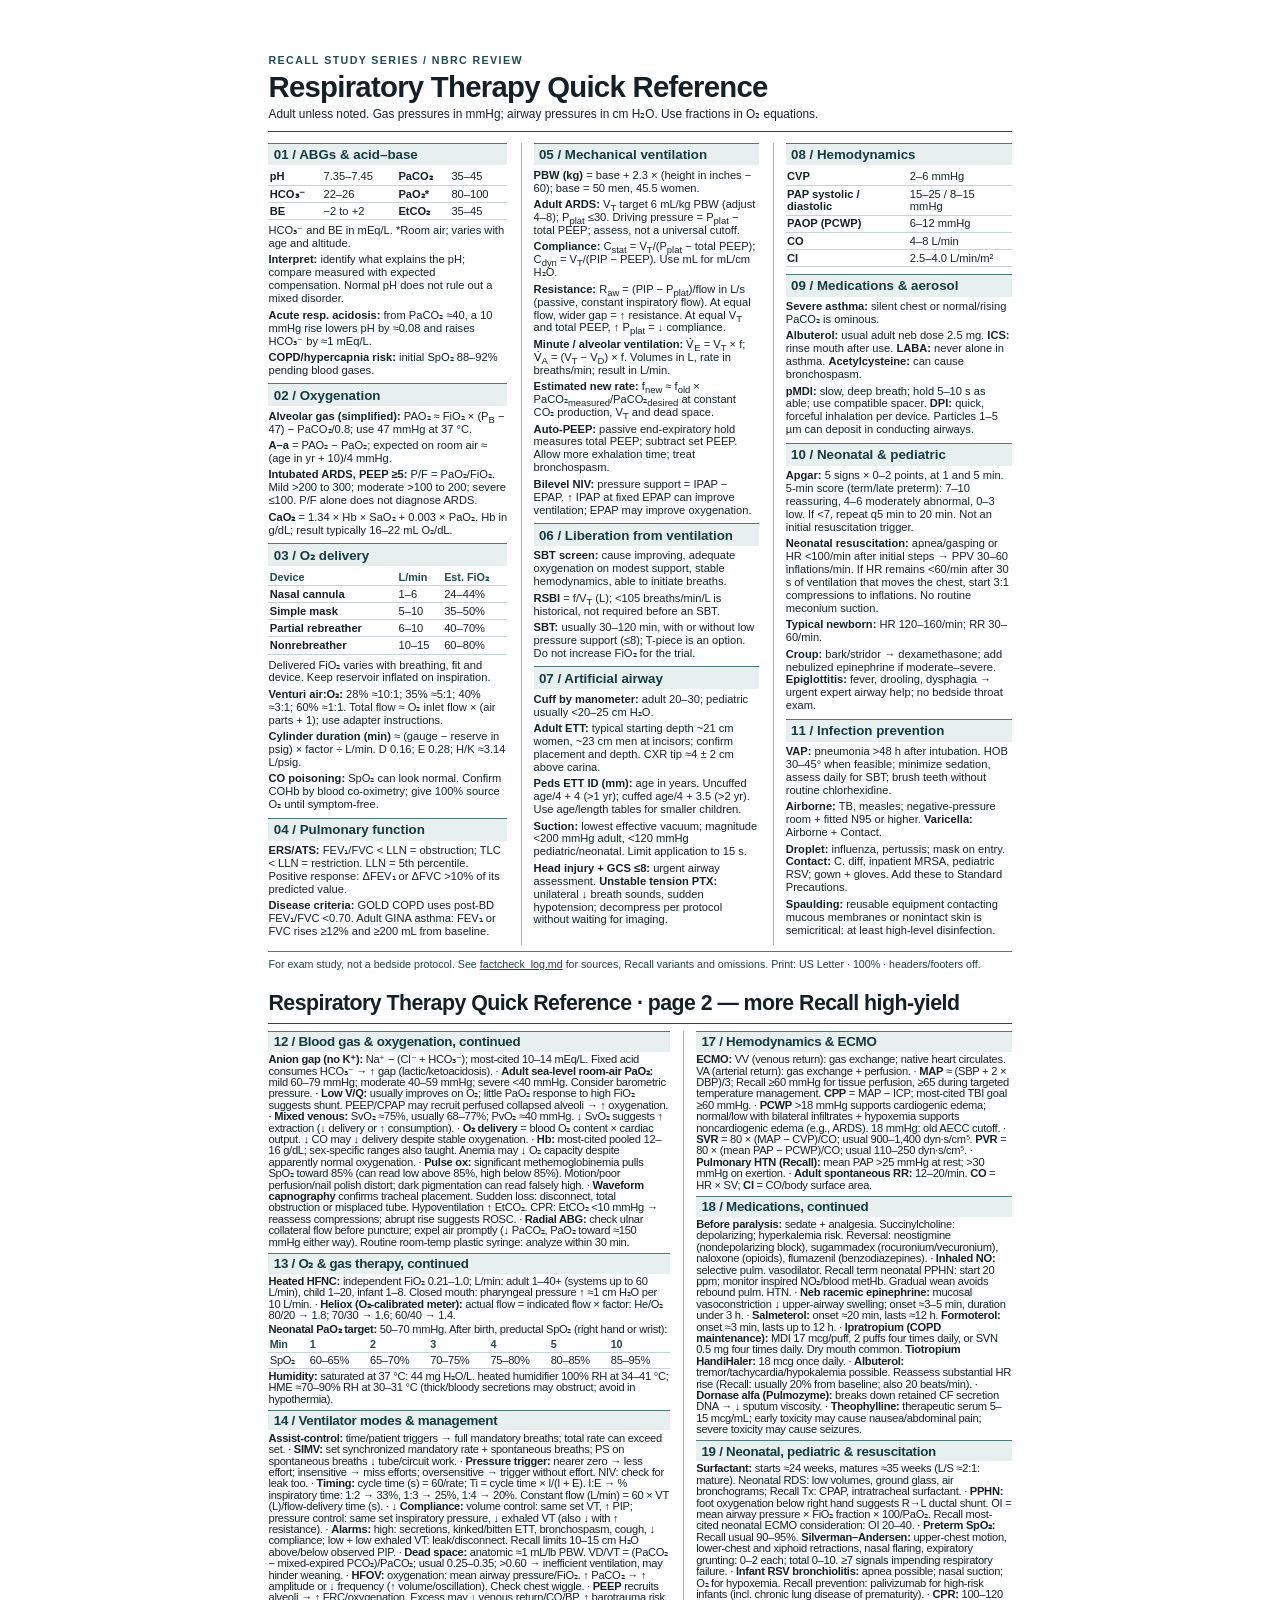
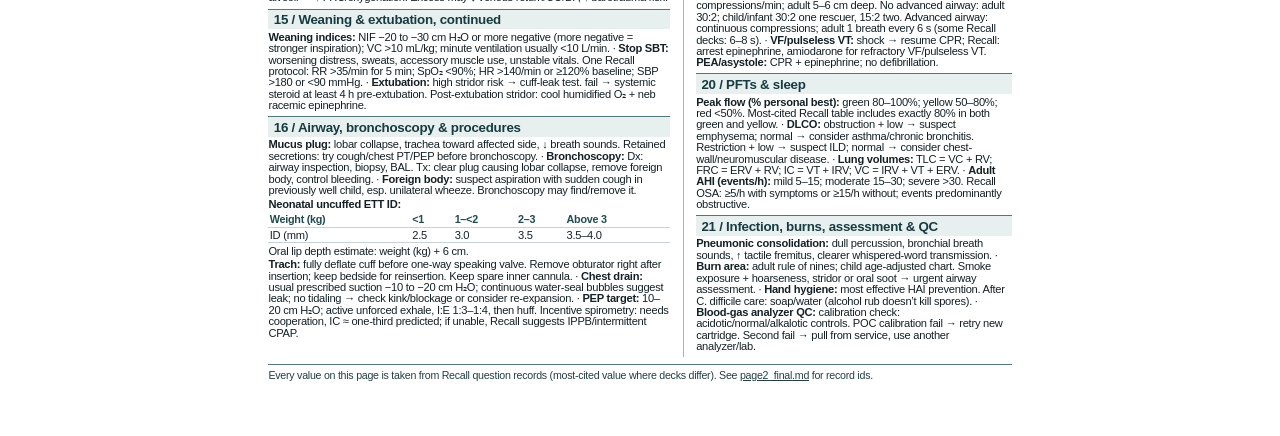
<file: guides/rt-cheatsheet.html>
<!doctype html>
<html lang="en"><head><meta charset="utf-8"><meta name="viewport" content="width=device-width, initial-scale=1"><title>Recall | Respiratory Therapy Quick Reference</title>
<style>
@page {size:letter portrait;margin:.38in}
* {box-sizing:border-box} body {margin:0;color:#142026;font:8.35pt/1.16 Arial,Helvetica,sans-serif;font-variant-numeric:tabular-nums} sub {line-height:0;font-size:85%}
header {border-bottom:1.3pt solid #224a50;padding-bottom:7pt;margin-bottom:8pt} .eyebrow {text-transform:uppercase;letter-spacing:.13em;font-weight:bold;color:#224a50;font-size:8pt}
h1 {font-size:22pt;line-height:1.08;margin:3pt 0 4pt;letter-spacing:-.025em} header p {margin:0;font-size:8.9pt}
main {display:grid;grid-template-columns:repeat(3,minmax(0,1fr));column-gap:10pt}.column+.column {border-left:.5pt solid #a4b5b9;padding-left:9pt}
section {break-inside:avoid;margin-bottom:5pt} h2 {background:#e7efef;color:#173b40;font-size:10pt;line-height:1.14;margin:0 0 2.5pt;padding:2.5pt 4pt;border-top:.7pt solid #52777a}
p {margin:0 0 2.65pt} p:last-child {margin-bottom:0} table {width:100%;border-collapse:collapse;margin:0 0 3pt;line-height:1.15} th,td {padding:1.25pt 1pt;text-align:left;vertical-align:top;border-bottom:.45pt solid #c7d2d4} th[scope=col] {font-size:8.1pt;color:#224a50} .nowrap {white-space:nowrap}
footer {margin-top:5pt;border-top:.7pt solid #52777a;padding-top:4pt;font-size:8pt;color:#253e42} a {color:inherit} @media print {body {-webkit-print-color-adjust:exact;print-color-adjust:exact}a{text-decoration:none}} @media screen {body{max-width:8.5in;margin:18px auto;padding:.38in}} @media screen and (max-width:710px) {main{grid-template-columns:1fr}.column+.column{border:0;padding:0}}

/* Page 2 only: wider columns accommodate condensed clinical comparisons. */
.recall-p2 {line-height:1.025;letter-spacing:-.20pt}
.recall-p2 > header {padding-bottom:4pt;margin-bottom:5pt}
.recall-p2 > header h1 {font-size:16pt;margin:0 0 2pt}
.recall-p2 > main {grid-template-columns:55fr 45fr}
.recall-p2 section {margin-bottom:3.5pt}
.recall-p2 h2 {padding:1.75pt 4pt;margin-bottom:1.75pt}
.recall-p2 .entry {margin:0 0 1.65pt;break-inside:avoid}
.recall-p2 .entry p {margin:0 0 1.65pt}
.recall-p2 .entry p:last-child,.recall-p2 .entry:last-child {margin-bottom:0}
.recall-p2 table {margin:0 0 1.65pt}
.recall-p2 th,.recall-p2 td {padding:.75pt 1pt}
@media print {.recall-p2 {break-before:page}}
@media screen {.recall-p2 {margin-top:2em}}
@media screen and (max-width:710px) {.recall-p2 > main {grid-template-columns:1fr}}
</style></head><body>
<header><div class="eyebrow">Recall study series / NBRC review</div><h1>Respiratory Therapy Quick Reference</h1><p>Adult unless noted. Gas pressures in mmHg; airway pressures in cm H₂O. Use fractions in O₂ equations.</p></header>
<main>
<div class="column">
<section><h2>01 / ABGs &amp; acid–base</h2>
<table aria-label="Typical adult ABG and capnography ranges"><tbody>
<tr><th scope="row">pH</th><td>7.35–7.45</td><th scope="row">PaCO₂</th><td>35–45</td></tr>
<tr><th scope="row">HCO₃⁻</th><td>22–26</td><th scope="row">PaO₂*</th><td>80–100</td></tr>
<tr><th scope="row">BE</th><td>−2 to +2</td><th scope="row">EtCO₂</th><td>35–45</td></tr>
</tbody></table>
<p>HCO₃⁻ and BE in mEq/L. *Room air; varies with age and altitude.</p>
<p><b>Interpret:</b> identify what explains the pH; compare measured with expected compensation. Normal pH does not rule out a mixed disorder.</p>
<p><b>Acute resp. acidosis:</b> from PaCO₂ ≈40, a 10 mmHg rise lowers pH by ≈0.08 and raises HCO₃⁻ by ≈1 mEq/L.</p>
<p><b>COPD/hypercapnia risk:</b> initial SpO₂ 88–92% pending blood gases.</p></section>
<section><h2>02 / Oxygenation</h2>
<p><b>Alveolar gas (simplified):</b> PAO₂ ≈ FiO₂ × (P<sub>B</sub> − 47) − PaCO₂/0.8; use 47 mmHg at 37 °C.</p>
<p><b>A–a</b> = PAO₂ − PaO₂; expected on room air ≈ (age in yr + 10)/4 mmHg.</p>
<p><b>Intubated ARDS, PEEP ≥5:</b> P/F = PaO₂/FiO₂. Mild &gt;200 to 300; moderate &gt;100 to 200; severe ≤100. P/F alone does not diagnose ARDS.</p>
<p><b>CaO₂</b> = 1.34 × Hb × SaO₂ + 0.003 × PaO₂. Hb in g/dL; result typically 16–22 mL O₂/dL.</p></section>
<section><h2>03 / O₂ delivery</h2>
<table aria-label="Oxygen devices and approximate output"><thead><tr><th scope="col">Device</th><th scope="col">L/min</th><th scope="col">Est. FiO₂</th></tr></thead><tbody>
<tr><th scope="row">Nasal cannula</th><td>1–6</td><td>24–44%</td></tr><tr><th scope="row">Simple mask</th><td>5–10</td><td>35–50%</td></tr><tr><th scope="row">Partial rebreather</th><td>6–10</td><td>40–70%</td></tr><tr><th scope="row">Nonrebreather</th><td>10–15</td><td>60–80%</td></tr></tbody></table>
<p>Delivered FiO₂ varies with breathing, fit and device. Keep reservoir inflated on inspiration.</p>
<p><b>Venturi air:O₂:</b> 28% ≈10:1; 35% ≈5:1; 40% ≈3:1; 60% ≈1:1. Total flow ≈ O₂ inlet flow × (air parts + 1); use adapter instructions.</p>
<p><b>Cylinder duration (min)</b> ≈ (gauge − reserve in psig) × factor ÷ L/min. D 0.16; E 0.28; H/K ≈3.14 L/psig.</p>
<p><b>CO poisoning:</b> SpO₂ can look normal. Confirm COHb by blood co-oximetry; give 100% source O₂ until symptom-free.</p></section>
<section><h2>04 / Pulmonary function</h2>
<p><b>ERS/ATS:</b> FEV₁/FVC &lt; LLN = obstruction; TLC &lt; LLN = restriction. LLN = 5th percentile. Positive response: ΔFEV₁ or ΔFVC &gt;10% of its predicted value.</p>
<p><b>Disease criteria:</b> GOLD COPD uses post-BD FEV₁/FVC &lt;0.70. Adult GINA asthma: FEV₁ or FVC rises ≥12% and ≥200 mL from baseline.</p></section>
</div>
<div class="column">
<section><h2>05 / Mechanical ventilation</h2>
<p><b>PBW (kg)</b> = base + 2.3 × (height in inches − 60); base = 50 men, 45.5 women.</p>
<p><b>Adult ARDS:</b> V<sub>T</sub> target 6 mL/kg PBW (adjust 4–8); P<sub>plat</sub> ≤30. Driving pressure = P<sub>plat</sub> − total PEEP; assess, not a universal cutoff.</p>
<p><b>Compliance:</b> C<sub>stat</sub> = V<sub>T</sub>/(P<sub>plat</sub> − total PEEP); C<sub>dyn</sub> = V<sub>T</sub>/(PIP − PEEP). Use mL for mL/cm H₂O.</p>
<p><b>Resistance:</b> R<sub>aw</sub> = (PIP − P<sub>plat</sub>)/flow in L/s (passive, constant inspiratory flow). At equal flow, wider gap = ↑ resistance. At equal V<sub>T</sub> and total PEEP, ↑ P<sub>plat</sub> = ↓ compliance.</p>
<p><b>Minute / alveolar ventilation:</b> V̇<sub>E</sub> = V<sub>T</sub> × f; V̇<sub>A</sub> = (V<sub>T</sub> − V<sub>D</sub>) × f. Volumes in L, rate in breaths/min; result in L/min.</p>
<p><b>Estimated new rate:</b> f<sub>new</sub> ≈ f<sub>old</sub> × PaCO₂<sub>measured</sub>/PaCO₂<sub>desired</sub> at constant CO₂ production, V<sub>T</sub> and dead space.</p>
<p><b>Auto-PEEP:</b> passive end-expiratory hold measures total PEEP; subtract set PEEP. Allow more exhalation time; treat bronchospasm.</p>
<p><b>Bilevel NIV:</b> pressure support = IPAP − EPAP. ↑ IPAP at fixed EPAP can improve ventilation; EPAP may improve oxygenation.</p></section>
<section><h2>06 / Liberation from ventilation</h2>
<p><b>SBT screen:</b> cause improving, adequate oxygenation on modest support, stable hemodynamics, able to initiate breaths.</p>
<p><b>RSBI</b> = f/V<sub>T</sub> (L); &lt;105 breaths/min/L is historical, not required before an SBT.</p>
<p><b>SBT:</b> usually 30–120 min, with or without low pressure support (≤8); T-piece is an option. Do not increase FiO₂ for the trial.</p></section>
<section><h2>07 / Artificial airway</h2>
<p><b>Cuff by manometer:</b> adult 20–30; pediatric usually &lt;20–25 cm H₂O.</p>
<p><b>Adult ETT:</b> typical starting depth ~21 cm women, ~23 cm men at incisors; confirm placement and depth. CXR tip ≈4 ± 2 cm above carina.</p>
<p><b>Peds ETT ID (mm):</b> age in years. Uncuffed age/4 + 4 (&gt;1 yr); cuffed age/4 + 3.5 (&gt;2 yr). Use age/length tables for smaller children.</p>
<p><b>Suction:</b> lowest effective vacuum; magnitude &lt;200 mmHg adult, &lt;120 mmHg pediatric/neonatal. Limit application to 15 s.</p>
<p><b>Head injury + GCS ≤8:</b> urgent airway assessment. <b>Unstable tension PTX:</b> unilateral ↓ breath sounds, sudden hypotension; decompress per protocol without waiting for imaging.</p></section>
</div>
<div class="column">
<section><h2>08 / Hemodynamics</h2>
<table aria-label="Typical adult hemodynamic ranges"><tbody>
<tr><th scope="row">CVP</th><td>2–6 mmHg</td></tr><tr><th scope="row">PAP systolic / diastolic</th><td>15–25 / 8–15 mmHg</td></tr><tr><th scope="row">PAOP (PCWP)</th><td>6–12 mmHg</td></tr><tr><th scope="row">CO</th><td>4–8 L/min</td></tr><tr><th scope="row">CI</th><td>2.5–4.0 L/min/m²</td></tr>
</tbody></table></section>
<section><h2>09 / Medications &amp; aerosol</h2>
<p><b>Severe asthma:</b> silent chest or normal/rising PaCO₂ is ominous.</p>
<p><b>Albuterol:</b> usual adult neb dose 2.5 mg. <b>ICS:</b> rinse mouth after use. <b>LABA:</b> never alone in asthma. <b>Acetylcysteine:</b> can cause bronchospasm.</p>
<p><b>pMDI:</b> slow, deep breath; hold 5–10 s as able; use compatible spacer. <b>DPI:</b> quick, forceful inhalation per device. Particles 1–5 µm can deposit in conducting airways.</p></section>
<section><h2>10 / Neonatal &amp; pediatric</h2>
<p><b>Apgar:</b> 5 signs × 0–2 points, at 1 and 5 min. 5-min score (term/late preterm): 7–10 reassuring, 4–6 moderately abnormal, 0–3 low. If &lt;7, repeat q5 min to 20 min. Not an initial resuscitation trigger.</p>
<p><b>Neonatal resuscitation:</b> apnea/gasping or HR &lt;100/min after initial steps → PPV 30–60 inflations/min. If HR remains &lt;60/min after 30 s of ventilation that moves the chest, start 3:1 compressions to inflations. No routine meconium suction.</p>
<p><b>Typical newborn:</b> HR 120–160/min; RR 30–60/min.</p>
<p><b>Croup:</b> bark/stridor → dexamethasone; add nebulized epinephrine if moderate–severe. <b>Epiglottitis:</b> fever, drooling, dysphagia → urgent expert airway help; no bedside throat exam.</p></section>
<section><h2>11 / Infection prevention</h2>
<p><b>VAP:</b> pneumonia &gt;48 h after intubation. HOB 30–45° when feasible; minimize sedation, assess daily for SBT; brush teeth without routine chlorhexidine.</p>
<p><b>Airborne:</b> TB, measles; negative-pressure room + fitted N95 or higher. <b>Varicella:</b> Airborne + Contact.</p>
<p><b>Droplet:</b> influenza, pertussis; mask on entry. <b>Contact:</b> C. diff, inpatient MRSA, pediatric RSV; gown + gloves. Add these to Standard Precautions.</p>
<p><b>Spaulding:</b> reusable equipment contacting mucous membranes or nonintact skin is semicritical: at least high-level disinfection.</p></section>
</div>
</main><footer>For exam study, not a bedside protocol. See <a href="factcheck_log.md">factcheck_log.md</a> for sources, Recall variants and omissions. Print: US Letter · 100% · headers/footers off.</footer>
<article class="recall-p2" aria-label="Page 2">
<header><h1>Respiratory Therapy Quick Reference · page 2 — more Recall high-yield</h1></header>
<main>
<div class="column">
<section><h2>12 / Blood gas &amp; oxygenation, continued</h2>
<p class="entry"><span data-source="L1"><b>Anion gap (no K⁺):</b> Na⁺ − (Cl⁻ + HCO₃⁻); most-cited 10–14 mEq/L. Fixed acid consumes HCO₃⁻ → ↑ gap (lactic/ketoacidosis).</span> · <span data-source="L2"><b>Adult sea-level room-air PaO₂:</b> mild 60–79 mmHg; moderate 40–59 mmHg; severe &lt;40 mmHg. Consider barometric pressure.</span> · <span data-source="L3"><b>Low V/Q:</b> usually improves on O₂; little PaO₂ response to high FiO₂ suggests shunt. PEEP/CPAP may recruit perfused collapsed alveoli → ↑ oxygenation.</span> · <span data-source="L4"><b>Mixed venous:</b> SvO₂ ≈75%, usually 68–77%; PvO₂ ≈40 mmHg. ↓ SvO₂ suggests ↑ extraction (↓ delivery or ↑ consumption).</span> · <span data-source="L5"><b>O₂ delivery</b> = blood O₂ content × cardiac output. ↓ CO may ↓ delivery despite stable oxygenation.</span> · <span data-source="L6"><b>Hb:</b> most-cited pooled 12–16 g/dL; sex-specific ranges also taught. Anemia may ↓ O₂ capacity despite apparently normal oxygenation.</span> · <span data-source="L7"><b>Pulse ox:</b> significant methemoglobinemia pulls SpO₂ toward 85% (can read low above 85%, high below 85%). Motion/poor perfusion/nail polish distort; dark pigmentation can read falsely high.</span> · <span data-source="L8"><b>Waveform capnography</b> confirms tracheal placement. Sudden loss: disconnect, total obstruction or misplaced tube. Hypoventilation ↑ EtCO₂. CPR: EtCO₂ &lt;10 mmHg → reassess compressions; abrupt rise suggests ROSC.</span> · <span data-source="L9"><b>Radial ABG:</b> check ulnar collateral flow before puncture; expel air promptly (↓ PaCO₂, PaO₂ toward ≈150 mmHg either way). Routine room-temp plastic syringe: analyze within 30 min.</span></p>
</section>
<section><h2>13 / O₂ &amp; gas therapy, continued</h2>
<p class="entry"><span data-source="L10"><b>Heated HFNC:</b> independent FiO₂ 0.21–1.0; L/min: adult 1–40+ (systems up to 60 L/min), child 1–20, infant 1–8. Closed mouth: pharyngeal pressure ↑ ≈1 cm H₂O per 10 L/min.</span> · <span data-source="L11"><b>Heliox (O₂-calibrated meter):</b> actual flow = indicated flow × factor: He/O₂ 80/20 → 1.8; 70/30 → 1.6; 60/40 → 1.4.</span></p>
<div class="entry" data-source="L12"><p><b>Neonatal PaO₂ target:</b> 50–70 mmHg. After birth, preductal SpO₂ (right hand or wrist):</p><table aria-label="Neonatal preductal oxygen saturation by minute after birth"><thead><tr><th scope="col">Min</th><th scope="col">1</th><th scope="col">2</th><th scope="col">3</th><th scope="col">4</th><th scope="col">5</th><th scope="col">10</th></tr></thead><tbody><tr><td>SpO₂</td><td>60–65%</td><td>65–70%</td><td>70–75%</td><td>75–80%</td><td>80–85%</td><td>85–95%</td></tr></tbody></table></div>
<p class="entry"><span data-source="L13"><b>Humidity:</b> saturated at 37 °C: 44 mg H₂O/L. heated humidifier 100% RH at 34–41 °C; HME ≈70–90% RH at 30–31 °C (thick/bloody secretions may obstruct; avoid in hypothermia).</span></p>
</section>
<section><h2>14 / Ventilator modes &amp; management</h2>
<p class="entry"><span data-source="T9"><b>Assist-control:</b> time/patient triggers → full mandatory breaths; total rate can exceed set.</span> · <span data-source="T8"><b>SIMV:</b> set synchronized mandatory rate + spontaneous breaths; PS on spontaneous breaths ↓ tube/circuit work.</span> · <span data-source="T1"><b>Pressure trigger:</b> nearer zero → less effort; insensitive → miss efforts; oversensitive → trigger without effort. NIV: check for leak too.</span> · <span data-source="L14"><b>Timing:</b> cycle time (s) = 60/rate; Ti = cycle time × I/(I + E). I:E → % inspiratory time: 1:2 → 33%, 1:3 → 25%, 1:4 → 20%. Constant flow (L/min) = 60 × VT (L)/flow-delivery time (s).</span> · <span data-source="L15"><b>↓ Compliance:</b> volume control: same set VT, ↑ PIP; pressure control: same set inspiratory pressure, ↓ exhaled VT (also ↓ with ↑ resistance).</span> · <span data-source="L16"><b>Alarms:</b> high: secretions, kinked/bitten ETT, bronchospasm, cough, ↓ compliance; low + low exhaled VT: leak/disconnect. Recall limits 10–15 cm H₂O above/below observed PIP.</span> · <span data-source="L17"><b>Dead space:</b> anatomic ≈1 mL/lb PBW. VD/VT = (PaCO₂ − mixed-expired PCO₂)/PaCO₂; usual 0.25–0.35; &gt;0.60 → inefficient ventilation, may hinder weaning.</span> · <span data-source="L18"><b>HFOV:</b> oxygenation: mean airway pressure/FiO₂. ↑ PaCO₂ → ↑ amplitude or ↓ frequency (↑ volume/oscillation). Check chest wiggle.</span> · <span data-source="L19"><b>PEEP</b> recruits alveoli → ↑ FRC/oxygenation. Excess may ↓ venous return/CO/BP, ↑ barotrauma risk.</span></p>
</section>
<section><h2>15 / Weaning &amp; extubation, continued</h2>
<p class="entry"><span data-source="L20"><b>Weaning indices:</b> NIF −20 to −30 cm H₂O or more negative (more negative = stronger inspiration); VC &gt;10 mL/kg; minute ventilation usually &lt;10 L/min.</span> · <span data-source="L21"><b>Stop SBT:</b> worsening distress, sweats, accessory muscle use, unstable vitals. One Recall protocol: RR &gt;35/min for 5 min; SpO₂ &lt;90%; HR &gt;140/min or ≥120% baseline; SBP &gt;180 or &lt;90 mmHg.</span> · <span data-source="L22"><b>Extubation:</b> high stridor risk → cuff-leak test. fail → systemic steroid at least 4 h pre-extubation. Post-extubation stridor: cool humidified O₂ + neb racemic epinephrine.</span></p>
</section>
<section><h2>16 / Airway, bronchoscopy &amp; procedures</h2>
<p class="entry"><span data-source="T4"><b>Mucus plug:</b> lobar collapse, trachea toward affected side, ↓ breath sounds. Retained secretions: try cough/chest PT/PEP before bronchoscopy.</span> · <span data-source="T5"><b>Bronchoscopy:</b> Dx: airway inspection, biopsy, BAL. Tx: clear plug causing lobar collapse, remove foreign body, control bleeding.</span> · <span data-source="T7"><b>Foreign body:</b> suspect aspiration with sudden cough in previously well child, esp. unilateral wheeze. Bronchoscopy may find/remove it.</span></p>
<div class="entry" data-source="L23"><p><b>Neonatal uncuffed ETT ID:</b></p><table aria-label="Neonatal uncuffed endotracheal tube size by weight"><thead><tr><th scope="col">Weight (kg)</th><th scope="col">&lt;1</th><th scope="col">1–&lt;2</th><th scope="col">2–3</th><th scope="col">Above 3</th></tr></thead><tbody><tr><td>ID (mm)</td><td>2.5</td><td>3.0</td><td>3.5</td><td>3.5–4.0</td></tr></tbody></table><p>Oral lip depth estimate: weight (kg) + 6 cm.</p></div>
<p class="entry"><span data-source="L24"><b>Trach:</b> fully deflate cuff before one-way speaking valve. Remove obturator right after insertion; keep bedside for reinsertion. Keep spare inner cannula.</span> · <span data-source="L25"><b>Chest drain:</b> usual prescribed suction −10 to −20 cm H₂O; continuous water-seal bubbles suggest leak; no tidaling → check kink/blockage or consider re-expansion.</span> · <span data-source="L26"><b>PEP target:</b> 10–20 cm H₂O; active unforced exhale, I:E 1:3–1:4, then huff. Incentive spirometry: needs cooperation, IC ≈ one-third predicted; if unable, Recall suggests IPPB/intermittent CPAP.</span></p>
</section>
</div>
<div class="column">
<section><h2>17 / Hemodynamics &amp; ECMO</h2>
<p class="entry"><span data-source="T3"><b>ECMO:</b> VV (venous return): gas exchange; native heart circulates. VA (arterial return): gas exchange + perfusion.</span> · <span data-source="L28"><b>MAP</b> ≈ (SBP + 2 × DBP)/3; Recall ≥60 mmHg for tissue perfusion, ≥65 during targeted temperature management. <b>CPP</b> = MAP − ICP; most-cited TBI goal ≥60 mmHg.</span> · <span data-source="L29"><b>PCWP</b> &gt;18 mmHg supports cardiogenic edema; normal/low with bilateral infiltrates + hypoxemia supports noncardiogenic edema (e.g., ARDS). 18 mmHg: old AECC cutoff.</span> · <span data-source="L30"><b>SVR</b> = 80 × (MAP − CVP)/CO; usual 900–1,400 dyn·s/cm⁵. <b>PVR</b> = 80 × (mean PAP − PCWP)/CO; usual 110–250 dyn·s/cm⁵.</span> · <span data-source="L31"><b>Pulmonary HTN (Recall):</b> mean PAP &gt;25 mmHg at rest; &gt;30 mmHg on exertion.</span> · <span data-source="L32"><b>Adult spontaneous RR:</b> 12–20/min. <b>CO</b> = HR × SV; <b>CI</b> = CO/body surface area.</span></p>
</section>
<section><h2>18 / Medications, continued</h2>
<p class="entry"><span data-source="L39"><b>Before paralysis:</b> sedate + analgesia. Succinylcholine: depolarizing; hyperkalemia risk. Reversal: neostigmine (nondepolarizing block), sugammadex (rocuronium/vecuronium), naloxone (opioids), flumazenil (benzodiazepines).</span> · <span data-source="L38"><b>Inhaled NO:</b> selective pulm. vasodilator. Recall term neonatal PPHN: start 20 ppm; monitor inspired NO₂/blood metHb. Gradual wean avoids rebound pulm. HTN.</span> · <span data-source="L37"><b>Neb racemic epinephrine:</b> mucosal vasoconstriction ↓ upper-airway swelling; onset ≈3–5 min, duration under 3 h.</span> · <span data-source="L34"><b>Salmeterol:</b> onset ≈20 min, lasts ≈12 h. <b>Formoterol:</b> onset ≈3 min, lasts up to 12 h.</span> · <span data-source="L35"><b>Ipratropium (COPD maintenance):</b> MDI 17 mcg/puff, 2 puffs four times daily, or SVN 0.5 mg four times daily. Dry mouth common. <b>Tiotropium HandiHaler:</b> 18 mcg once daily.</span> · <span data-source="L33"><b>Albuterol:</b> tremor/tachycardia/hypokalemia possible. Reassess substantial HR rise (Recall: usually 20% from baseline; also 20 beats/min).</span> · <span data-source="L36"><b>Dornase alfa (Pulmozyme):</b> breaks down retained CF secretion DNA → ↓ sputum viscosity.</span> · <span data-source="L40"><b>Theophylline:</b> therapeutic serum 5–15 mcg/mL; early toxicity may cause nausea/abdominal pain; severe toxicity may cause seizures.</span></p>
</section>
<section><h2>19 / Neonatal, pediatric &amp; resuscitation</h2>
<p class="entry"><span data-source="L41"><b>Surfactant:</b> starts ≈24 weeks, matures ≈35 weeks (L/S ≈2:1: mature). Neonatal RDS: low volumes, ground glass, air bronchograms; Recall Tx: CPAP, intratracheal surfactant.</span> · <span data-source="L42"><b>PPHN:</b> foot oxygenation below right hand suggests R→L ductal shunt. OI = mean airway pressure × FiO₂ fraction × 100/PaO₂. Recall most-cited neonatal ECMO consideration: OI 20–40.</span> · <span data-source="L43"><b>Preterm SpO₂:</b> Recall usual 90–95%. <b>Silverman–Andersen:</b> upper-chest motion, lower-chest and xiphoid retractions, nasal flaring, expiratory grunting: 0–2 each; total 0–10. ≥7 signals impending respiratory failure.</span> · <span data-source="L44"><b>Infant RSV bronchiolitis:</b> apnea possible; nasal suction; O₂ for hypoxemia. Recall prevention: palivizumab for high-risk infants (incl. chronic lung disease of prematurity).</span> · <span data-source="L45"><b>CPR:</b> 100–120 compressions/min; adult 5–6 cm deep. No advanced airway: adult 30:2; child/infant 30:2 one rescuer, 15:2 two. Advanced airway: continuous compressions; adult 1 breath every 6 s (some Recall decks: 6–8 s).</span> · <span data-source="L46"><b>VF/pulseless VT:</b> shock → resume CPR; Recall: arrest epinephrine, amiodarone for refractory VF/pulseless VT. <b>PEA/asystole:</b> CPR + epinephrine; no defibrillation.</span></p>
</section>
<section><h2>20 / PFTs &amp; sleep</h2>
<p class="entry"><span data-source="L47"><b>Peak flow (% personal best):</b> green 80–100%; yellow 50–80%; red &lt;50%. Most-cited Recall table includes exactly 80% in both green and yellow.</span> · <span data-source="L48"><b>DLCO:</b> obstruction + low → suspect emphysema; normal → consider asthma/chronic bronchitis. Restriction + low → suspect ILD; normal → consider chest-wall/neuromuscular disease.</span> · <span data-source="L49"><b>Lung volumes:</b> TLC = VC + RV; FRC = ERV + RV; IC = VT + IRV; VC = IRV + VT + ERV.</span> · <span data-source="L50"><b>Adult AHI (events/h):</b> mild 5–15; moderate 15–30; severe &gt;30. Recall OSA: ≥5/h with symptoms or ≥15/h without; events predominantly obstructive.</span></p>
</section>
<section><h2>21 / Infection, burns, assessment &amp; QC</h2>
<p class="entry"><span data-source="T2"><b>Pneumonic consolidation:</b> dull percussion, bronchial breath sounds, ↑ tactile fremitus, clearer whispered-word transmission.</span> · <span data-source="T6"><b>Burn area:</b> adult rule of nines; child age-adjusted chart. Smoke exposure + hoarseness, stridor or oral soot → urgent airway assessment.</span> · <span data-source="L27"><b>Hand hygiene:</b> most effective HAI prevention. After C. difficile care: soap/water (alcohol rub doesn’t kill spores).</span> · <span data-source="T10"><b>Blood-gas analyzer QC:</b> calibration check: acidotic/normal/alkalotic controls. POC calibration fail → retry new cartridge. Second fail → pull from service, use another analyzer/lab.</span></p>
</section>
</div>
</main>
<footer>Every value on this page is taken from Recall question records (most-cited value where decks differ). See <a href="page2_final.md">page2_final.md</a> for record ids.</footer>
</article>
</body></html>
</file>
<file: styles.css>
:root {
  --bg: #f4f3ef;
  --surface: #ffffff;
  --surface-2: #ecebe6;
  --ink: #1b1c1f;
  --ink-2: #5d6068;
  --ink-3: #9a9ca3;
  --line: #e2e0da;
  --accent: #2c5fd9;
  --accent-ink: #ffffff;
  --new: #2c6be0;
  --learn: #d2392f;
  --due: #178a4a;
  --again: #c8372d;
  --hard: #6b6f78;
  --good: #178a4a;
  --easy: #2c6be0;
  --cloze: #2c6be0;
  --shadow: 0 1px 2px rgb(20 20 30 / 6%), 0 4px 16px rgb(20 20 30 / 5%);
  --radius: 14px;
  --serif: ui-serif, "New York", "Iowan Old Style", Georgia, serif;
  --sans: -apple-system, BlinkMacSystemFont, "SF Pro Text", "Segoe UI", Roboto, Helvetica, Arial, sans-serif;
  --safe-t: env(safe-area-inset-top, 0px);
  --safe-b: env(safe-area-inset-bottom, 0px);
  color-scheme: light;
}

@media (prefers-color-scheme: dark) {
  :root:not([data-theme="light"]) {
    --bg: #000000;
    --surface: #111113;
    --surface-2: #1c1c1f;
    --ink: #f2f2f5;
    --ink-2: #a3a3ab;
    --ink-3: #6c6c75;
    --line: #26262b;
    --accent: #7aa2ff;
    --accent-ink: #050814;
    --new: #7aa2ff;
    --learn: #ff7a70;
    --due: #4cd08e;
    --again: #ff7a70;
    --hard: #a3a3ab;
    --good: #4cd08e;
    --easy: #7aa2ff;
    --cloze: #9ab8ff;
    --shadow: 0 0 0 1px rgb(255 255 255 / 6%);
    color-scheme: dark;
  }
}
:root[data-theme="dark"] {
  --bg: #000000;
  --surface: #111113;
  --surface-2: #1c1c1f;
  --ink: #f2f2f5;
  --ink-2: #a3a3ab;
  --ink-3: #6c6c75;
  --line: #26262b;
  --accent: #7aa2ff;
  --accent-ink: #050814;
  --new: #7aa2ff;
  --learn: #ff7a70;
  --due: #4cd08e;
  --again: #ff7a70;
  --hard: #a3a3ab;
  --good: #4cd08e;
  --easy: #7aa2ff;
  --cloze: #9ab8ff;
  --shadow: 0 0 0 1px rgb(255 255 255 / 6%);
  color-scheme: dark;
}

* { box-sizing: border-box; }
html, body { margin: 0; height: 100%; }
body {
  background: var(--bg);
  color: var(--ink);
  font: 16px/1.4 var(--sans);
  -webkit-font-smoothing: antialiased;
  -webkit-tap-highlight-color: transparent;
  overscroll-behavior-y: none;
}
button, input, select, textarea { font: inherit; color: inherit; }
button { cursor: pointer; border: 0; background: none; padding: 0; }
button:disabled { opacity: .45; cursor: default; }
:focus-visible { outline: 2px solid var(--accent); outline-offset: 2px; }

#app { min-height: 100%; display: flex; flex-direction: column; }
#view {
  flex: 1;
  width: 100%;
  max-width: 680px;
  margin: 0 auto;
  padding: calc(var(--safe-t) + 8px) 16px calc(var(--safe-b) + 88px);
}

/* ---------- lecture videos ---------- */
.lecture-switch { display:flex; gap:12px; margin:0 0 22px; }
.lecture-switch a { padding:10px 18px; border-radius:10px; background:var(--surface-2); color:var(--ink-2); text-decoration:none; }
.lecture-switch a[aria-current="page"] { color:var(--accent); font-weight:700; }
.lecture-video { display:block; width:100%; aspect-ratio:16/9; background:#000; border-radius:12px; }
.video-row { color:inherit; text-decoration:none; }
.video-controls,.video-actions { display:flex; align-items:center; justify-content:space-between; flex-wrap:wrap; gap:12px; margin:16px 0; }
.video-controls .btn { width:auto; flex:1; padding:12px 8px; }
.video-controls label { white-space:nowrap; }
.video-controls select { padding:10px; background:var(--surface-2); color:var(--ink); border:1px solid var(--line); border-radius:8px; }
.video-note { color:var(--ink-3); }
.video-chapter { width:100%; text-align:left; gap:14px; }
.video-chapter[aria-current] { color:var(--accent); background:var(--surface-2); }
.video-chapter .val { min-width:48px; font-variant-numeric:tabular-nums; }

/* ---------- tab bar ---------- */
#tabs {
  position: fixed; inset: auto 0 0 0; z-index: 10;
  display: flex; justify-content: center; gap: 4px;
  padding: 6px 8px calc(var(--safe-b) + 6px);
  background: color-mix(in srgb, var(--bg) 82%, transparent);
  backdrop-filter: saturate(1.6) blur(18px);
  -webkit-backdrop-filter: saturate(1.6) blur(18px);
  border-top: 1px solid var(--line);
}
#tabs button {
  flex: 1; max-width: 120px;
  display: flex; flex-direction: column; align-items: center; gap: 2px;
  padding: 4px 0; font-size: 11px; font-weight: 500; color: var(--ink-3);
}
#tabs svg { width: 25px; height: 25px; fill: none; stroke: currentColor; stroke-width: 1.8; stroke-linecap: round; stroke-linejoin: round; }
#tabs button[aria-current="page"] { color: var(--accent); }
body.studying #tabs { display: none; }
body.studying #view { padding-bottom: 0; }

/* ---------- headers ---------- */
.head { display: flex; align-items: flex-end; justify-content: space-between; gap: 12px; padding: 18px 2px 14px; }
.head h1 { font: 700 32px/1.1 var(--serif); letter-spacing: -.01em; margin: 0; }
.head .sub { color: var(--ink-2); font-size: 14px; margin-top: 4px; }
.head-actions { display: flex; flex: none; gap: 8px; }
.icon-btn {
  width: 38px; height: 38px; border-radius: 50%;
  display: inline-grid; place-items: center; color: var(--accent);
  background: var(--surface); box-shadow: var(--shadow);
}
.icon-btn svg { width: 20px; height: 20px; fill: none; stroke: currentColor; stroke-width: 2; stroke-linecap: round; stroke-linejoin: round; }
.head-actions .icon-btn { width: 44px; height: 44px; }
.bar { display: flex; align-items: center; gap: 8px; padding: 8px 0; }
.bar .grow { flex: 1; }
.back { color: var(--accent); font-weight: 500; display: inline-flex; align-items: center; gap: 2px; padding: 8px 4px; }
.back svg { width: 20px; height: 20px; fill: none; stroke: currentColor; stroke-width: 2.2; }

/* ---------- grouped lists ---------- */
.group { background: var(--surface); border-radius: var(--radius); box-shadow: var(--shadow); overflow: hidden; margin-bottom: 18px; }
.group-title { font-size: 13px; font-weight: 600; letter-spacing: .04em; text-transform: uppercase; color: var(--ink-3); margin: 22px 4px 8px; }
.row {
  display: flex; align-items: center; gap: 10px; width: 100%; text-align: left;
  min-height: 52px; padding: 10px 14px; border-top: 1px solid var(--line);
}
.row:first-child { border-top: 0; }
.row:active { background: var(--surface-2); }
.row .label { flex: 1; min-width: 0; }
.row .label .t { overflow: hidden; text-overflow: ellipsis; display: -webkit-box; -webkit-line-clamp: 2; -webkit-box-orient: vertical; }
.row .label .s { color: var(--ink-3); font-size: 13px; margin-top: 2px; white-space: nowrap; overflow: hidden; text-overflow: ellipsis; }
.row .chev { width: 16px; height: 16px; color: var(--ink-3); fill: none; stroke: currentColor; stroke-width: 2.2; flex: none; }
.row .val { color: var(--ink-2); }

/* deck tree */
.deck { padding-left: calc(14px + var(--depth, 0) * 18px); }
.deck .twisty { width: 26px; height: 26px; margin: -4px 0 -4px -6px; display: grid; place-items: center; color: var(--ink-3); flex: none; }
.deck .twisty svg { width: 14px; height: 14px; fill: none; stroke: currentColor; stroke-width: 2.4; transition: transform .15s; }
.deck .twisty[aria-expanded="true"] svg { transform: rotate(90deg); }
.deck .twisty.none { visibility: hidden; }
.deck.top .t { font-weight: 600; }
.counts { display: flex; gap: 10px; font-variant-numeric: tabular-nums; font-size: 15px; font-weight: 600; flex: none; }
.counts span { min-width: 22px; text-align: right; }
.counts .n { color: var(--new); }
.counts .l { color: var(--learn); }
.counts .r { color: var(--due); }
.counts .z { color: var(--ink-3); font-weight: 400; opacity: .6; }

/* ---------- overview ---------- */
.overview { text-align: center; padding: 8px 0 12px; }
.overview h2 { font: 700 26px/1.2 var(--serif); margin: 6px 0 4px; }
.overview .path { color: var(--ink-3); font-size: 14px; }
.big-counts { display: grid; grid-template-columns: repeat(3, 1fr); gap: 10px; margin: 26px 0; }
.big-counts div { background: var(--surface); border-radius: var(--radius); box-shadow: var(--shadow); padding: 16px 8px 14px; }
.big-counts b { display: block; font-size: 34px; line-height: 1; font-variant-numeric: tabular-nums; }
.big-counts small { display: block; margin-top: 6px; color: var(--ink-2); font-size: 13px; }
.big-counts .n b { color: var(--new); } .big-counts .l b { color: var(--learn); } .big-counts .r b { color: var(--due); }
.btn {
  display: flex; align-items: center; justify-content: center; gap: 8px; width: 100%;
  min-height: 52px; border-radius: var(--radius); font-weight: 600; font-size: 17px;
  background: var(--accent); color: var(--accent-ink);
}
.btn.secondary { background: var(--surface); color: var(--accent); box-shadow: var(--shadow); }
.btn.danger { background: var(--surface); color: var(--again); box-shadow: var(--shadow); }
.btn + .btn { margin-top: 10px; }
.done { padding: 30px 10px; color: var(--ink-2); }
.done .mark { font: 700 22px/1.3 var(--serif); color: var(--ink); margin-bottom: 6px; }
.muted { color: var(--ink-2); }
.small { font-size: 13px; color: var(--ink-3); }
.center { text-align: center; }

/* ---------- study ---------- */
.study { display: flex; flex-direction: column; height: 100dvh; margin: calc(-8px - var(--safe-t)) -16px 0; }
.study-top {
  display: flex; align-items: center; gap: 6px; flex: none;
  padding: calc(var(--safe-t) + 6px) 10px 6px;
}
.study-top .counts { flex: 1; justify-content: center; font-size: 16px; }
.study-top .counts span { min-width: 0; padding-bottom: 2px; border-bottom: 2px solid transparent; }
.study-top .counts .cur { border-bottom-color: currentColor; }
.tbtn { width: 42px; height: 42px; display: grid; place-items: center; border-radius: 50%; color: var(--ink-2); flex: none; }
.tbtn:active { background: var(--surface-2); }
.tbtn svg { width: 22px; height: 22px; fill: none; stroke: currentColor; stroke-width: 2; stroke-linecap: round; stroke-linejoin: round; }
.progress { height: 3px; background: var(--line); flex: none; }
.progress i { display: block; height: 100%; background: var(--accent); transition: width .25s; }
.stage { flex: 1; overflow-y: auto; -webkit-overflow-scrolling: touch; padding: 22px 18px 28px; }
.deckname { text-align: center; color: var(--ink-3); font-size: 12px; letter-spacing: .03em; margin-bottom: 14px; }
.card {
  font-size: var(--card-size, 21px); line-height: 1.5; text-align: center;
  max-width: 620px; margin: 0 auto; overflow-wrap: anywhere;
}
.card hr#answer, .card hr { border: 0; border-top: 1px solid var(--line); margin: 22px 0; }
.card img { max-width: 100%; height: auto; }
.card table { border-collapse: collapse; margin: 10px auto; font-size: .85em; }
.card td, .card th { border: 1px solid var(--line); padding: 4px 8px; }
.card ul, .card ol { text-align: left; display: inline-block; margin: 6px 0; }
.card .cloze { font-weight: 700; color: var(--cloze); }
.card .course-note { margin: 18px auto 0; max-width: 520px; padding: 10px 12px; border-radius: 10px; border-left: 3px solid var(--learn); background: var(--surface); font-size: .72em; line-height: 1.45; text-align: left; color: var(--ink-2); }
.card .course-note b { color: var(--learn); }
.card details.hint summary { color: var(--accent); cursor: pointer; }
.answers {
  flex: none; padding: 10px 12px calc(var(--safe-b) + 12px);
  background: var(--bg); border-top: 1px solid var(--line);
}
.answers .grid { display: grid; grid-template-columns: repeat(4, 1fr); gap: 8px; }
.ans {
  display: flex; flex-direction: column; align-items: center; justify-content: center; gap: 1px;
  min-height: 60px; border-radius: 12px; background: var(--surface); box-shadow: var(--shadow);
  font-weight: 600; font-size: 16px;
}
.ans small { font-size: 12px; font-weight: 500; color: var(--ink-3); font-variant-numeric: tabular-nums; }
.ans.b1 { color: var(--again); } .ans.b2 { color: var(--hard); } .ans.b3 { color: var(--good); } .ans.b4 { color: var(--easy); }
.ans:active { transform: scale(.97); }
.reveal { min-height: 60px; }
.wait { text-align: center; padding: 60px 20px; }
.wait b { display: block; font: 700 40px/1 var(--serif); margin: 14px 0; font-variant-numeric: tabular-nums; }
.flash { animation: flash .35s ease-out; }
@keyframes flash { from { opacity: .35; transform: translateY(6px); } to { opacity: 1; transform: none; } }

/* ---------- browse ---------- */
.search {
  position: sticky; top: 0; z-index: 5; padding: 8px 0 10px;
  background: var(--bg);
}
.search input {
  width: 100%; height: 42px; padding: 0 14px 0 38px; border-radius: 12px;
  border: 1px solid var(--line); background: var(--surface) url("data:image/svg+xml,%3Csvg xmlns='http://www.w3.org/2000/svg' viewBox='0 0 24 24' fill='none' stroke='%239a9ca3' stroke-width='2.2' stroke-linecap='round'%3E%3Ccircle cx='11' cy='11' r='6.5'/%3E%3Cpath d='m16 16 4 4'/%3E%3C/svg%3E") 12px 50%/18px no-repeat;
  font-size: 16px;
}
.chips { display: flex; gap: 6px; overflow-x: auto; padding: 8px 0 0; scrollbar-width: none; }
.chips button { flex: none; padding: 6px 12px; border-radius: 99px; background: var(--surface); box-shadow: var(--shadow); font-size: 13px; color: var(--ink-2); }
.chips button[aria-pressed="true"] { background: var(--accent); color: var(--accent-ink); }
.pill { display: inline-block; font-size: 11px; font-weight: 600; padding: 1px 7px; border-radius: 99px; background: var(--surface-2); color: var(--ink-2); margin-right: 4px; }
.pill.n { color: var(--new); } .pill.l { color: var(--learn); } .pill.r { color: var(--due); } .pill.s { color: var(--hard); }

/* ---------- stats ---------- */
.tiles { display: grid; grid-template-columns: repeat(2, 1fr); gap: 10px; }
.tile { background: var(--surface); border-radius: var(--radius); box-shadow: var(--shadow); padding: 14px; }
.tile b { display: block; font: 700 28px/1.1 var(--serif); font-variant-numeric: tabular-nums; }
.tile small { color: var(--ink-2); font-size: 13px; }
.chart { background: var(--surface); border-radius: var(--radius); box-shadow: var(--shadow); padding: 14px 14px 10px; }
.bars { display: flex; align-items: flex-end; gap: 3px; height: 120px; }
.bars div { flex: 1; background: var(--due); border-radius: 3px 3px 0 0; min-height: 1px; opacity: .85; }
.bars div.zero { background: var(--line); }
.axis { display: flex; justify-content: space-between; color: var(--ink-3); font-size: 11px; margin-top: 6px; }
.stack { display: flex; height: 12px; border-radius: 99px; overflow: hidden; background: var(--line); margin: 6px 0 12px; }
.legend { display: grid; grid-template-columns: 1fr 1fr; gap: 6px 14px; font-size: 14px; }
.legend span { display: flex; align-items: center; gap: 8px; }
.legend i { width: 10px; height: 10px; border-radius: 3px; flex: none; }
.legend em { margin-left: auto; font-style: normal; color: var(--ink-2); font-variant-numeric: tabular-nums; }

/* ---------- forms / settings ---------- */
.field { display: flex; align-items: center; gap: 12px; padding: 10px 14px; min-height: 52px; border-top: 1px solid var(--line); }
.field:first-child { border-top: 0; }
.field label { flex: 1; }
.field label small { display: block; color: var(--ink-3); font-size: 12px; }
.field input[type="number"], .field input[type="text"], .field select {
  width: 110px; height: 36px; padding: 0 10px; text-align: right; border-radius: 9px;
  border: 1px solid var(--line); background: var(--surface-2); font-size: 16px;
}
.field select { text-align-last: right; }
.seg { display: inline-flex; background: var(--surface-2); border-radius: 9px; padding: 2px; }
.seg button { padding: 6px 10px; border-radius: 7px; font-size: 14px; color: var(--ink-2); }
.seg button[aria-pressed="true"] { background: var(--surface); color: var(--ink); box-shadow: var(--shadow); }

/* ---------- sheet (modal) ---------- */
.scrim { position: fixed; inset: 0; z-index: 50; background: rgb(0 0 0 / 35%); display: flex; align-items: flex-end; justify-content: center; animation: fade .15s; }
.sheet {
  width: 100%; max-width: 680px; max-height: 92dvh; overflow-y: auto;
  background: var(--bg); border-radius: 18px 18px 0 0;
  padding: 8px 16px calc(var(--safe-b) + 16px);
  animation: up .22s cubic-bezier(.2, .8, .2, 1);
}
.sheet .grab { width: 38px; height: 5px; border-radius: 3px; background: var(--line); margin: 2px auto 10px; }
.sheet h3 { font: 700 20px/1.2 var(--serif); margin: 4px 0 14px; }
.sheet .actions .row { justify-content: center; font-weight: 500; color: var(--accent); }
.sheet .actions .row.danger { color: var(--again); }
.editor-label { font-size: 13px; font-weight: 600; color: var(--ink-3); margin: 14px 2px 6px; text-transform: uppercase; letter-spacing: .04em; }
.editable {
  min-height: 84px; padding: 12px 14px; border-radius: 12px; background: var(--surface);
  border: 1px solid var(--line); font-size: 17px; line-height: 1.45; outline: none; overflow-wrap: anywhere;
}
.editable:focus { border-color: var(--accent); }
.text-input { width: 100%; height: 44px; padding: 0 12px; border-radius: 12px; border: 1px solid var(--line); background: var(--surface); font-size: 16px; }
.sheet .text-input + .actions { margin-top: 12px; }
@keyframes up { from { transform: translateY(40px); opacity: .6; } }
@keyframes fade { from { opacity: 0; } }

#toast {
  position: fixed; left: 50%; bottom: calc(var(--safe-b) + 96px); z-index: 60;
  transform: translate(-50%, 20px); opacity: 0; pointer-events: none;
  background: var(--ink); color: var(--bg); padding: 10px 16px; border-radius: 12px;
  font-size: 14px; max-width: calc(100% - 32px); transition: .2s;
}
#toast.show { opacity: 1; transform: translate(-50%, 0); }

/* ---------- drill & guides ---------- */
.q-nav { display: flex; gap: 8px; align-items: center; }
.q-nav .btn { flex: 1; }
.q-nav .btn + .btn { margin-top: 0; }
.q-nav .q-back { flex: 0 0 auto; width: auto; padding: 0 18px; }
.q-nav .q-hint { flex: 1; margin: 10px 0; }
.guide-frame { flex: 1; width: 100%; border: 0; display: block; background: var(--bg); }
#tabs button { max-width: 96px; }
.drill-row .t { font-weight: 600; }
.drill-row.mix { background: var(--ink); color: var(--bg); }
.drill-row.mix .s, .drill-row.mix .chev { color: color-mix(in srgb, var(--bg) 70%, transparent); }
.drill-row.sub { padding-left: 30px; }
.drill-row.sub .t { font-weight: 500; font-size: 15px; }
.drill-row .s { white-space: normal; display: -webkit-box; -webkit-line-clamp: 2; -webkit-box-orient: vertical; }
.meta { display: flex; gap: 6px; flex-wrap: wrap; margin-top: 6px; }
.meta .pill { margin: 0; }
.pill.best { color: var(--due); } .pill.miss { color: var(--learn); }
.miss-btn { width: 100%; justify-content: center; color: var(--learn); }
.quiz-top { flex-direction: column; align-items: stretch; gap: 6px; }
.quiz-top .row1 { display: flex; align-items: center; gap: 6px; }
.quiz-top .qcount { flex: 1; text-align: center; font-size: 14px; font-weight: 600; color: var(--ink-2); font-variant-numeric: tabular-nums; }
.track { height: 5px; border-radius: 3px; background: var(--line); display: flex; overflow: hidden; margin: 0 6px 4px; }
.track i { display: block; height: 100%; transition: width .25s; }
.track .g { background: var(--good); } .track .r { background: var(--again); }
.qtag { font-size: 12px; color: var(--ink-3); letter-spacing: .02em; margin: 0 0 10px; }
.stem { font-size: 19px; line-height: 1.45; margin: 0 0 18px; font-weight: 500; }
.opts { display: grid; gap: 10px; }
.opt {
  display: grid; grid-template-columns: 30px 1fr; gap: 10px; align-items: start; text-align: left;
  padding: 12px 14px; border-radius: 12px; background: var(--surface); box-shadow: var(--shadow);
  border: 1.5px solid transparent; font-size: 16px; line-height: 1.4;
}
.opt .k { width: 26px; height: 26px; border-radius: 7px; display: grid; place-items: center; font-size: 13px; font-weight: 700; background: var(--surface-2); color: var(--ink-2); }
.opt .t { padding-top: 2px; }
.opt.correct { border-color: var(--good); background: color-mix(in srgb, var(--good) 12%, var(--surface)); }
.opt.correct .k { background: var(--good); color: var(--surface); }
.opt.wrong { border-color: var(--again); background: color-mix(in srgb, var(--again) 12%, var(--surface)); }
.opt.wrong .k { background: var(--again); color: var(--surface); }
.opt.dim { opacity: .5; }
.opt:disabled { opacity: 1; cursor: default; }
.opt.dim:disabled { opacity: .5; }
.fb { margin-top: 14px; padding: 12px 14px; border-radius: 12px; border-left: 4px solid var(--good); background: color-mix(in srgb, var(--good) 10%, var(--surface)); font-size: 15px; line-height: 1.45; }
.fb.bad { border-left-color: var(--again); background: color-mix(in srgb, var(--again) 10%, var(--surface)); }
.fb .verdict { font-weight: 700; margin: 0 0 4px; color: var(--good); }
.fb.bad .verdict { color: var(--again); }
.fb p { margin: 0; }
.fb .src { margin-top: 6px; font-size: 12px; color: var(--ink-3); }
.score { text-align: center; padding: 22px 12px 8px; }
.score b { display: block; font: 700 64px/1 var(--serif); font-variant-numeric: tabular-nums; }
.band { display: inline-block; margin-top: 10px; padding: 4px 12px; border-radius: 99px; font-size: 13px; font-weight: 600; }
.band.ok { color: var(--good); background: color-mix(in srgb, var(--good) 14%, transparent); }
.band.warn { color: #b7791f; background: color-mix(in srgb, #b7791f 14%, transparent); }
.band.bad { color: var(--again); background: color-mix(in srgb, var(--again) 14%, transparent); }
.trow { display: grid; grid-template-columns: minmax(0, 1fr) 70px 44px; gap: 10px; align-items: center; font-size: 14px; }
.trow .bar { height: 6px; border-radius: 3px; background: var(--line); overflow: hidden; }
.trow .bar i { display: block; height: 100%; background: var(--accent); }
.trow .pct { text-align: right; color: var(--ink-2); font-variant-numeric: tabular-nums; font-size: 13px; }
.mi { padding: 12px 14px; border-top: 1px solid var(--line); font-size: 15px; line-height: 1.4; }
.mi:first-child { border-top: 0; }
.mi .q { font-weight: 600; margin: 0 0 6px; }
.mi .a { margin: 2px 0; }
.mi .you { color: var(--again); } .mi .right { color: var(--good); }
.mi .x { margin: 6px 0 0; color: var(--ink-2); font-size: 14px; }

@media (min-width: 700px) {
  .card { --card-size: 23px; }
}
@media (prefers-reduced-motion: reduce) {
  *, *::before, *::after { animation: none !important; transition: none !important; }
}

/* ---------- audio ---------- */
.a-title { font: 700 24px/1.15 var(--serif); letter-spacing: -.01em; margin: 2px 0 0; }
.a-now { color: var(--accent); font-weight: 600; font-size: 15px; min-height: 22px; margin: 6px 2px 14px; }
.a-bar { width: 100%; accent-color: var(--accent); margin: 0; height: 28px; }
.a-times { display: flex; justify-content: space-between; color: var(--ink-3); font-size: 13px; font-variant-numeric: tabular-nums; margin: 0 2px; }
.a-ctl { display: flex; align-items: center; justify-content: center; gap: 26px; margin: 22px 0 18px; }
.a-skip { position: relative; width: 64px; height: 64px; display: grid; place-items: center; color: var(--ink); border-radius: 50%; }
.a-skip:active { background: var(--surface-2); }
.a-skip svg { width: 52px; height: 52px; fill: none; stroke: currentColor; stroke-width: 1.7; stroke-linecap: round; stroke-linejoin: round; }
.a-skip b { position: absolute; inset: 0; display: grid; place-items: center; font-size: 14px; font-weight: 700; padding-top: 4px; font-variant-numeric: tabular-nums; }
.a-play { width: 84px; height: 84px; border-radius: 50%; background: var(--accent); color: var(--accent-ink); display: grid; place-items: center; box-shadow: var(--shadow); }
.a-play:active { transform: scale(.96); }
.a-play svg { width: 40px; height: 40px; }
.a-play svg .fill { fill: currentColor; stroke: none; }
.a-speeds { justify-content: center; padding: 4px 0 16px; }
.a-ts { width: 52px; flex: none; color: var(--ink-3); font-size: 13px; font-variant-numeric: tabular-nums; }
#a-ch .row[aria-current="true"] { background: var(--surface-2); }
#a-ch .row[aria-current="true"] .t { color: var(--accent); }
</file>
